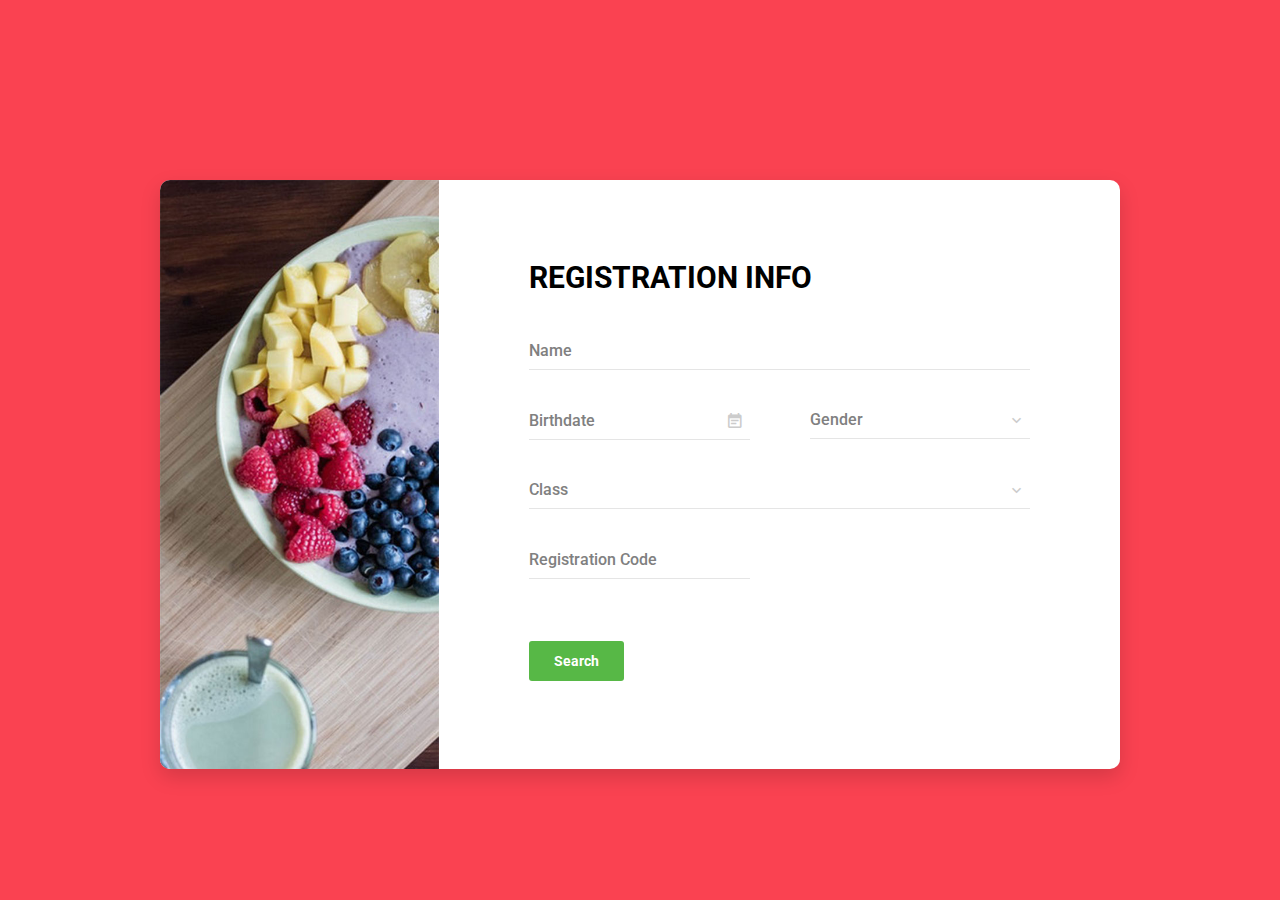
<file: EvGurmesiMVC/colorlib-regform-2/index.html>
<!DOCTYPE html>
<html lang="en">

<head>
    <!-- Required meta tags-->
    <meta charset="UTF-8">
    <meta name="viewport" content="width=device-width, initial-scale=1, shrink-to-fit=no">
    <meta name="description" content="Colorlib Templates">
    <meta name="author" content="Colorlib">
    <meta name="keywords" content="Colorlib Templates">

    <!-- Title Page-->
    <title>Au Register Forms by Colorlib</title>

    <!-- Icons font CSS-->
    <link href="vendor/mdi-font/css/material-design-iconic-font.min.css" rel="stylesheet" media="all">
    <link href="vendor/font-awesome-4.7/css/font-awesome.min.css" rel="stylesheet" media="all">
    <!-- Font special for pages-->
    <link href="https://fonts.googleapis.com/css?family=Roboto:100,100i,300,300i,400,400i,500,500i,700,700i,900,900i" rel="stylesheet">

    <!-- Vendor CSS-->
    <link href="vendor/select2/select2.min.css" rel="stylesheet" media="all">
    <link href="vendor/datepicker/daterangepicker.css" rel="stylesheet" media="all">

    <!-- Main CSS-->
    <link href="css/main.css" rel="stylesheet" media="all">
</head>

<body>
    <div class="page-wrapper bg-red p-t-180 p-b-100 font-robo">
        <div class="wrapper wrapper--w960">
            <div class="card card-2">
                <div class="card-heading"></div>
                <div class="card-body">
                    <h2 class="title">Registration Info</h2>
                    <form method="POST">
                        <div class="input-group">
                            <input class="input--style-2" type="text" placeholder="Name" name="name">
                        </div>
                        <div class="row row-space">
                            <div class="col-2">
                                <div class="input-group">
                                    <input class="input--style-2 js-datepicker" type="text" placeholder="Birthdate" name="birthday">
                                    <i class="zmdi zmdi-calendar-note input-icon js-btn-calendar"></i>
                                </div>
                            </div>
                            <div class="col-2">
                                <div class="input-group">
                                    <div class="rs-select2 js-select-simple select--no-search">
                                        <select name="gender">
                                            <option disabled="disabled" selected="selected">Gender</option>
                                            <option>Male</option>
                                            <option>Female</option>
                                            <option>Other</option>
                                        </select>
                                        <div class="select-dropdown"></div>
                                    </div>
                                </div>
                            </div>
                        </div>
                        <div class="input-group">
                            <div class="rs-select2 js-select-simple select--no-search">
                                <select name="class">
                                    <option disabled="disabled" selected="selected">Class</option>
                                    <option>Class 1</option>
                                    <option>Class 2</option>
                                    <option>Class 3</option>
                                </select>
                                <div class="select-dropdown"></div>
                            </div>
                        </div>
                        <div class="row row-space">
                            <div class="col-2">
                                <div class="input-group">
                                    <input class="input--style-2" type="text" placeholder="Registration Code" name="res_code">
                                </div>
                            </div>
                        </div>
                        <div class="p-t-30">
                            <button class="btn btn--radius btn--green" type="submit">Search</button>
                        </div>
                    </form>
                </div>
            </div>
        </div>
    </div>

    <!-- Jquery JS-->
    <script src="vendor/jquery/jquery.min.js"></script>
    <!-- Vendor JS-->
    <script src="vendor/select2/select2.min.js"></script>
    <script src="vendor/datepicker/moment.min.js"></script>
    <script src="vendor/datepicker/daterangepicker.js"></script>

    <!-- Main JS-->
    <script src="js/global.js"></script>

</body><!-- This templates was made by Colorlib (https://colorlib.com) -->

</html>
<!-- end document-->
</file>
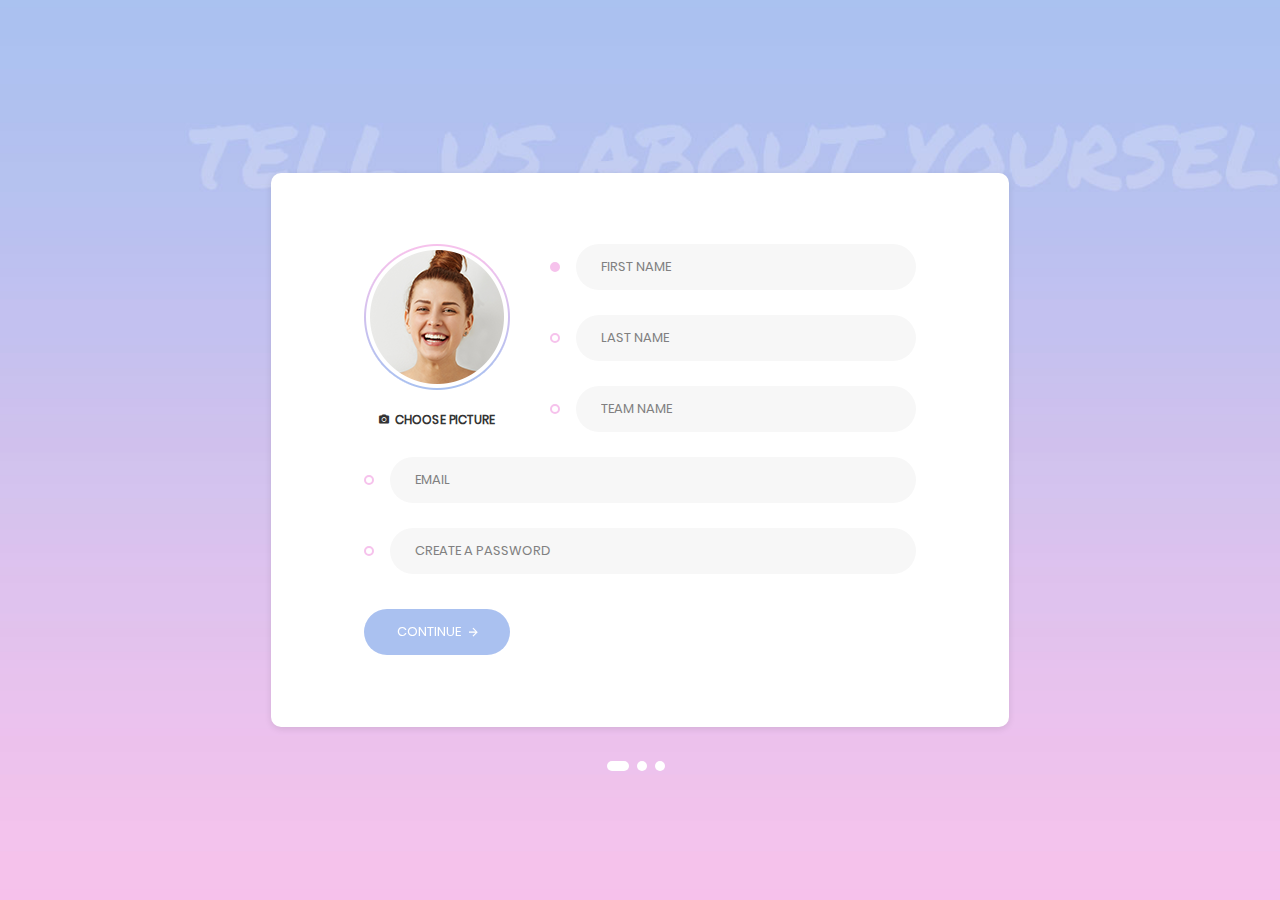
<file: EvGurmesiMVC/colorlib-wizard-6/index.html>
<!DOCTYPE html>
<html>
	<head>
		<meta charset="utf-8">
		<title>FormWizard_v6</title>
		<meta name="viewport" content="width=device-width, initial-scale=1.0">
		<meta name="author" content="colorlib.com">

		<!-- MATERIAL DESIGN ICONIC FONT -->
		<link rel="stylesheet" href="fonts/material-design-iconic-font/css/material-design-iconic-font.css">

		<!-- STYLE CSS -->
		<link rel="stylesheet" href="css/style.css">
	</head>
	<body>
		<div class="wrapper">
            <form action="">
            	<div id="wizard">
            		<!-- SECTION 1 -->
	                <h4></h4>
	                <section>
	                	<div class="form-header">
	                		<div class="avartar">
								<a href="#">
									<img src="images/avartar.png" alt="">
								</a>
								<div class="avartar-picker">
									<input type="file" name="file-1[]" id="file-1" class="inputfile" data-multiple-caption="{count} files selected" multiple />
									<label for="file-1">
										<i class="zmdi zmdi-camera"></i>
										<span>Choose Picture</span>
									</label>
								</div>
							</div>
							<div class="form-group">
								<div class="form-holder active">
									<input type="text" placeholder="First Name" class="form-control">
								</div>
								<div class="form-holder">
									<input type="text" placeholder="Last Name" class="form-control">
								</div>
								<div class="form-holder">
									<input type="text" placeholder="Team Name" class="form-control">
								</div>
							</div>
	                	</div>
	                	<div class="form-holder">
							<input type="text" placeholder="Email" class="form-control">
						</div>
						<div class="form-holder">
							<input type="password" placeholder="Create a password" class="form-control">
						</div>
	                </section>
	                
					<!-- SECTION 2 -->
	                <h4></h4>
	                <section>
                		<div class="grid">
                			<div class="row">
                				<a href="#" class="grid-item" style="background-image: url(images/programming-bg.jpg);">
	                				<div class="inner">
	                					<img src="images/programming.png" alt="">
	                					<span>Programming</span>
	                				</div>
	                			</a>
	                			<a href="#" class="grid-item" style="background-image: url('images/research-bg.jpg');">
	                				<div class="inner">
	                					<img src="images/research.png" alt="">
	                					<span>Research</span>
	                				</div>
	                				
	                			</a>
	                			<a href="#" class="grid-item" style="background-image: url('images/teacher-bg.jpg');">
	                				<div class="inner">
	                					<img src="images/teacher.png" alt="">
	                					<span>Teacher</span>
	                				</div>
	                				
	                			</a>
                			</div>
                			<div class="row">
                				<a href="#" class="grid-item" style="background-image: url('images/tour-guide-bg.jpg');">
	                				<div class="inner">
	                					<img src="images/tour-guide.png" alt="">
	                					<span>Tour Guide</span>
	                				</div>
	                			</a>
	                			<a href="#" class="grid-item" style="background-image: url('images/business-bg.jpg');">
	                				<div class="inner">
	                					<img src="images/business.png" alt="">
	                					<span>Business</span>
	                				</div>
	                			</a>
	                			<a href="#" class="grid-item" style="background-image: url('images/artist-bg.jpg');">
	                				<div class="inner">
	                					<img src="images/artist.png" alt="">
	                					<span>Artist</span>
	                				</div>
	                			</a>
                			</div>
                		</div>
	                </section>

	                <!-- SECTION 3 -->
	                <h4></h4>
	                <section>
						
	                    <div class="form-row">
	                    	<div class="form-holder">
								<input type="text" placeholder="Street Name" class="form-control">
							</div>
							<div class="form-holder">
								<input type="text" placeholder="Street Number" class="form-control">
							</div>
	                    </div>
	                    <div class="form-row">
	                    	<div class="form-holder">
								<input type="text" placeholder="City" class="form-control">
							</div>
							<div class="form-holder">
								<input type="text" placeholder="Country" class="form-control">
							</div>
	                    </div>
	                </section>
            	</div>
            </form>
		</div>


		<script src="js/jquery-3.3.1.min.js"></script>

		<!-- JQUERY STEP -->
		<script src="js/jquery.steps.js"></script>

		<script src="js/main.js"></script>
<!-- Template created and distributed by Colorlib -->
</body>
</html>
</file>
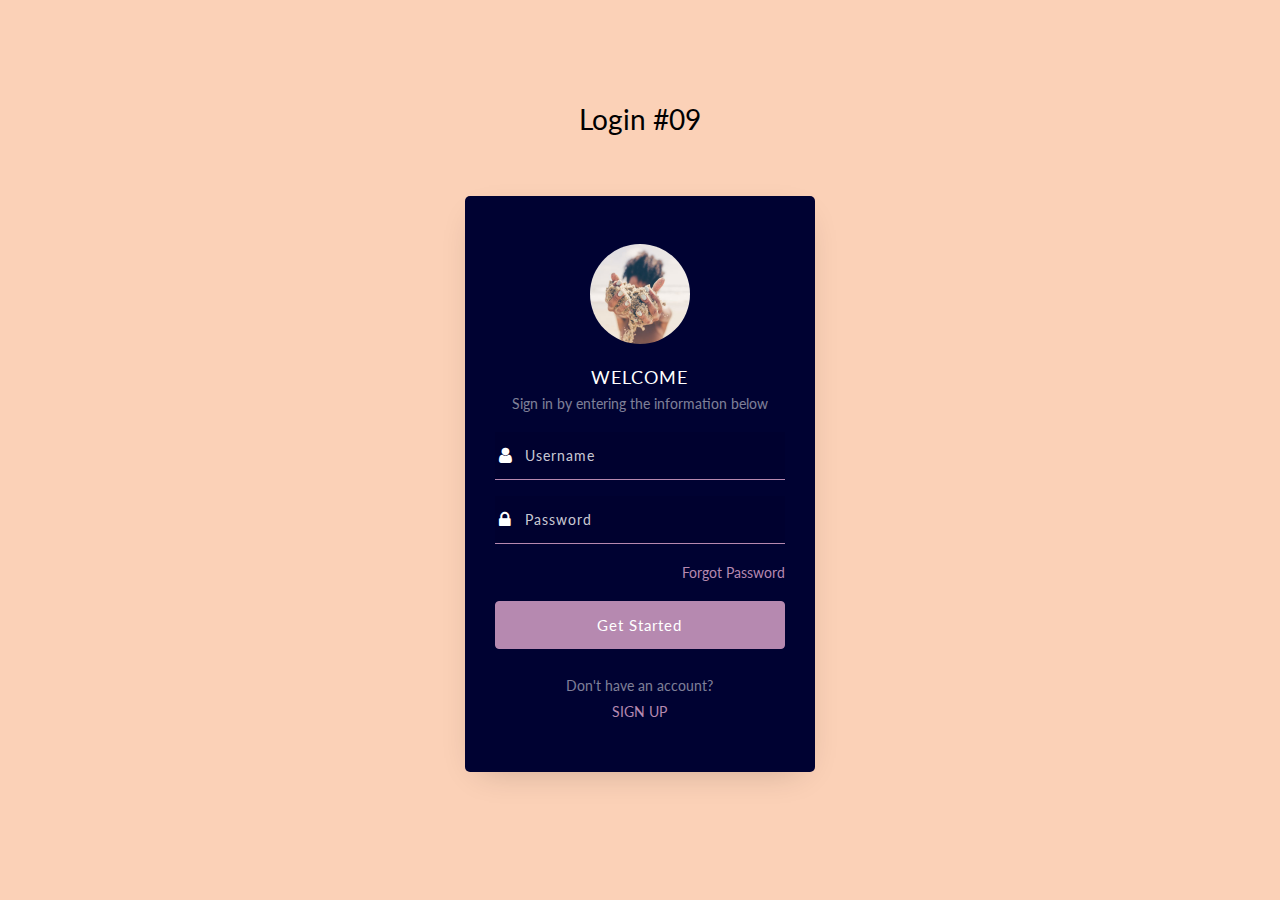
<file: EvGurmesiMVC/login-form-19/index.html>
<!doctype html>
<html lang="en">
  <head>
  	<title>Login 09</title>
    <meta charset="utf-8">
    <meta name="viewport" content="width=device-width, initial-scale=1, shrink-to-fit=no">

	<link href="https://fonts.googleapis.com/css?family=Lato:300,400,700&display=swap" rel="stylesheet">

	<link rel="stylesheet" href="https://stackpath.bootstrapcdn.com/font-awesome/4.7.0/css/font-awesome.min.css">
	
	<link rel="stylesheet" href="css/style.css">

	</head>
	<body>
	<section class="ftco-section">
		<div class="container">
			<div class="row justify-content-center">
				<div class="col-md-6 text-center mb-5">
					<h2 class="heading-section">Login #09</h2>
				</div>
			</div>
			<div class="row justify-content-center">
				<div class="col-md-6 col-lg-4">
					<div class="login-wrap py-5">
		      	<div class="img d-flex align-items-center justify-content-center" style="background-image: url(images/bg.jpg);"></div>
		      	<h3 class="text-center mb-0">Welcome</h3>
		      	<p class="text-center">Sign in by entering the information below</p>
						<form action="#" class="login-form">
		      		<div class="form-group">
		      			<div class="icon d-flex align-items-center justify-content-center"><span class="fa fa-user"></span></div>
		      			<input type="text" class="form-control" placeholder="Username" required>
		      		</div>
	            <div class="form-group">
	            	<div class="icon d-flex align-items-center justify-content-center"><span class="fa fa-lock"></span></div>
	              <input type="password" class="form-control" placeholder="Password" required>
	            </div>
	            <div class="form-group d-md-flex">
								<div class="w-100 text-md-right">
									<a href="#">Forgot Password</a>
								</div>
	            </div>
	            <div class="form-group">
	            	<button type="submit" class="btn form-control btn-primary rounded submit px-3">Get Started</button>
	            </div>
	          </form>
	          <div class="w-100 text-center mt-4 text">
	          	<p class="mb-0">Don't have an account?</p>
		          <a href="#">Sign Up</a>
	          </div>
	        </div>
				</div>
			</div>
		</div>
	</section>

	<script src="js/jquery.min.js"></script>
  <script src="js/popper.js"></script>
  <script src="js/bootstrap.min.js"></script>
  <script src="js/main.js"></script>

	</body>
</html>
</file>
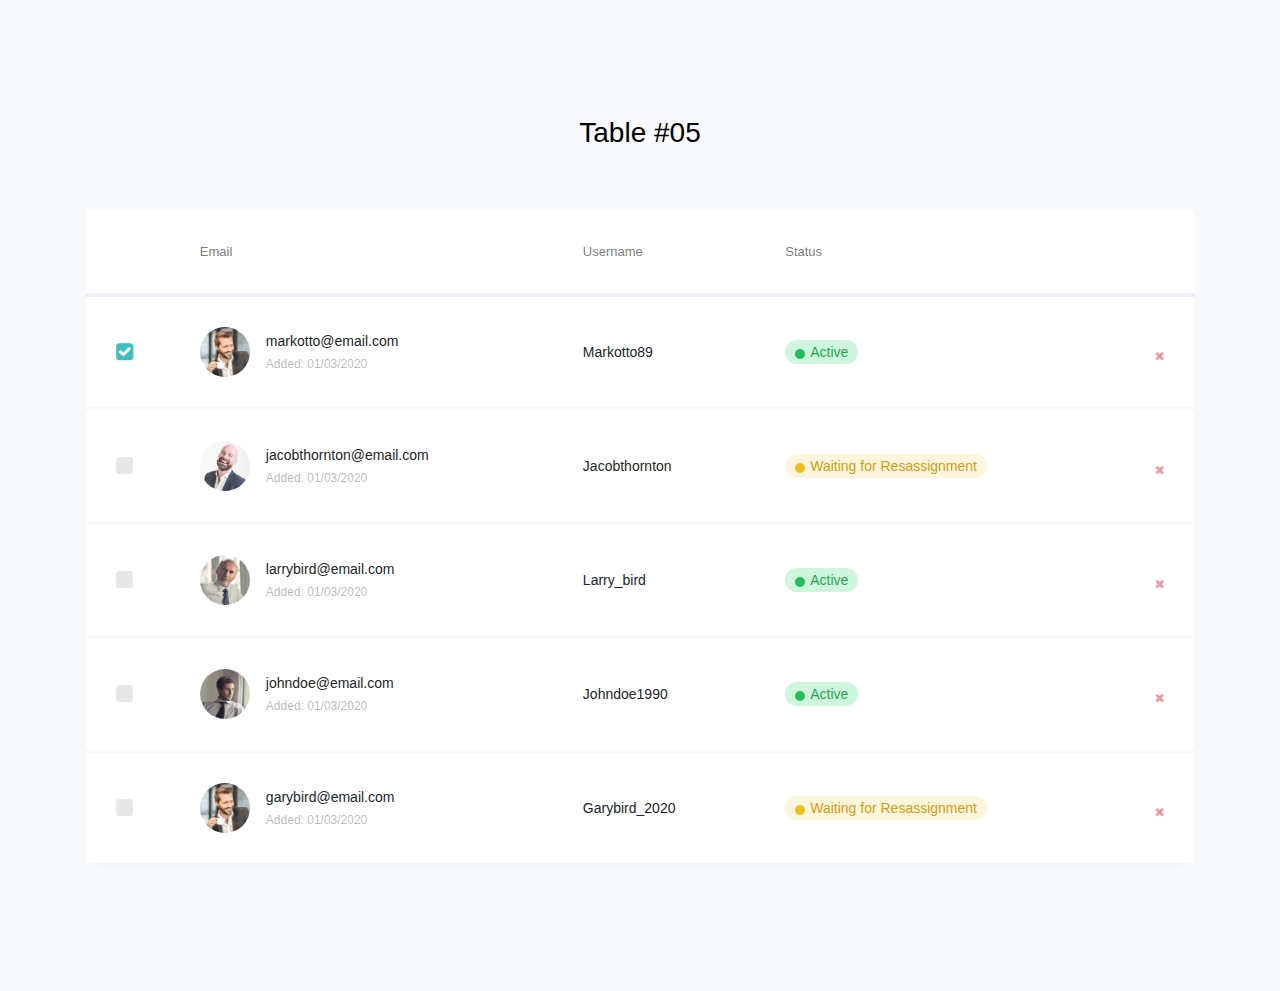
<file: EvGurmesiMVC/table-05/index.html>
<!doctype html>
<html lang="en">
  <head>
  	<title>Table 05</title>
    <meta charset="utf-8">
    <meta name="viewport" content="width=device-width, initial-scale=1, shrink-to-fit=no">

	<link href='https://fonts.googleapis.com/css?family=Roboto:400,100,300,700' rel='stylesheet' type='text/css'>

	<link rel="stylesheet" href="https://stackpath.bootstrapcdn.com/font-awesome/4.7.0/css/font-awesome.min.css">
	
	<link rel="stylesheet" href="css/style.css">

	</head>
	<body>
	<section class="ftco-section">
		<div class="container">
			<div class="row justify-content-center">
				<div class="col-md-6 text-center mb-5">
					<h2 class="heading-section">Table #05</h2>
				</div>
			</div>
			<div class="row">
				<div class="col-md-12">
					<div class="table-wrap">
						<table class="table table-responsive-xl">
						  <thead>
						    <tr>
						    	<th>&nbsp;</th>
						    	<th>Email</th>
						      <th>Username</th>
						      <th>Status</th>
						      <th>&nbsp;</th>
						    </tr>
						  </thead>
						  <tbody>
						    <tr class="alert" role="alert">
						    	<td>
						    		<label class="checkbox-wrap checkbox-primary">
										  <input type="checkbox" checked>
										  <span class="checkmark"></span>
										</label>
						    	</td>
						      <td class="d-flex align-items-center">
						      	<div class="img" style="background-image: url(images/person_1.jpg);"></div>
						      	<div class="pl-3 email">
						      		<span>markotto@email.com</span>
						      		<span>Added: 01/03/2020</span>
						      	</div>
						      </td>
						      <td>Markotto89</td>
						      <td class="status"><span class="active">Active</span></td>
						      <td>
						      	<button type="button" class="close" data-dismiss="alert" aria-label="Close">
				            	<span aria-hidden="true"><i class="fa fa-close"></i></span>
				          	</button>
				        	</td>
						    </tr>
						    <tr class="alert" role="alert">
						    	<td>
						    		<label class="checkbox-wrap checkbox-primary">
										  <input type="checkbox">
										  <span class="checkmark"></span>
										</label>
						    	</td>
						      <td class="d-flex align-items-center">
						      	<div class="img" style="background-image: url(images/person_2.jpg);"></div>
						      	<div class="pl-3 email">
						      		<span>jacobthornton@email.com</span>
						      		<span>Added: 01/03/2020</span>
						      	</div>
						      </td>
						      <td>Jacobthornton</td>
						      <td class="status"><span class="waiting">Waiting for Resassignment</span></td>
						      <td>
						      	<button type="button" class="close" data-dismiss="alert" aria-label="Close">
				            	<span aria-hidden="true"><i class="fa fa-close"></i></span>
				          	</button>
				        	</td>
						    </tr>
						    <tr class="alert" role="alert">
						    	<td>
						    		<label class="checkbox-wrap checkbox-primary">
										  <input type="checkbox">
										  <span class="checkmark"></span>
										</label>
						    	</td>
						      <td class="d-flex align-items-center">
						      	<div class="img" style="background-image: url(images/person_3.jpg);"></div>
						      	<div class="pl-3 email">
						      		<span>larrybird@email.com</span>
						      		<span>Added: 01/03/2020</span>
						      	</div>
						      </td>
						      <td>Larry_bird</td>
						      <td class="status"><span class="active">Active</span></td>
						      <td>
						      	<button type="button" class="close" data-dismiss="alert" aria-label="Close">
				            	<span aria-hidden="true"><i class="fa fa-close"></i></span>
				          	</button>
				        	</td>
						    </tr>
						    <tr class="alert" role="alert">
						    	<td>
						    		<label class="checkbox-wrap checkbox-primary">
										  <input type="checkbox">
										  <span class="checkmark"></span>
										</label>
						    	</td>
						      <td class="d-flex align-items-center">
						      	<div class="img" style="background-image: url(images/person_4.jpg);"></div>
						      	<div class="pl-3 email">
						      		<span>johndoe@email.com</span>
						      		<span>Added: 01/03/2020</span>
						      	</div>
						      </td>
						      <td>Johndoe1990</td>
						      <td class="status"><span class="active">Active</span></td>
						      <td>
						      	<button type="button" class="close" data-dismiss="alert" aria-label="Close">
				            	<span aria-hidden="true"><i class="fa fa-close"></i></span>
				          	</button>
				        	</td>
						    </tr>
						    <tr class="alert" role="alert">
						    	<td class="border-bottom-0">
						    		<label class="checkbox-wrap checkbox-primary">
										  <input type="checkbox">
										  <span class="checkmark"></span>
										</label>
						    	</td>
						      <td class="d-flex align-items-center border-bottom-0">
						      	<div class="img" style="background-image: url(images/person_1.jpg);"></div>
						      	<div class="pl-3 email">
						      		<span>garybird@email.com</span>
						      		<span>Added: 01/03/2020</span>
						      	</div>
						      </td>
						      <td class="border-bottom-0">Garybird_2020</td>
						      <td class="status border-bottom-0"><span class="waiting">Waiting for Resassignment</span></td>
						      <td class="border-bottom-0">
						      	<button type="button" class="close" data-dismiss="alert" aria-label="Close">
				            	<span aria-hidden="true"><i class="fa fa-close"></i></span>
				          	</button>
				        	</td>
						    </tr>
						  </tbody>
						</table>
					</div>
				</div>
			</div>
		</div>
	</section>

	<script src="js/jquery.min.js"></script>
  <script src="js/popper.js"></script>
  <script src="js/bootstrap.min.js"></script>
  <script src="js/main.js"></script>

	</body>
</html>
</file>
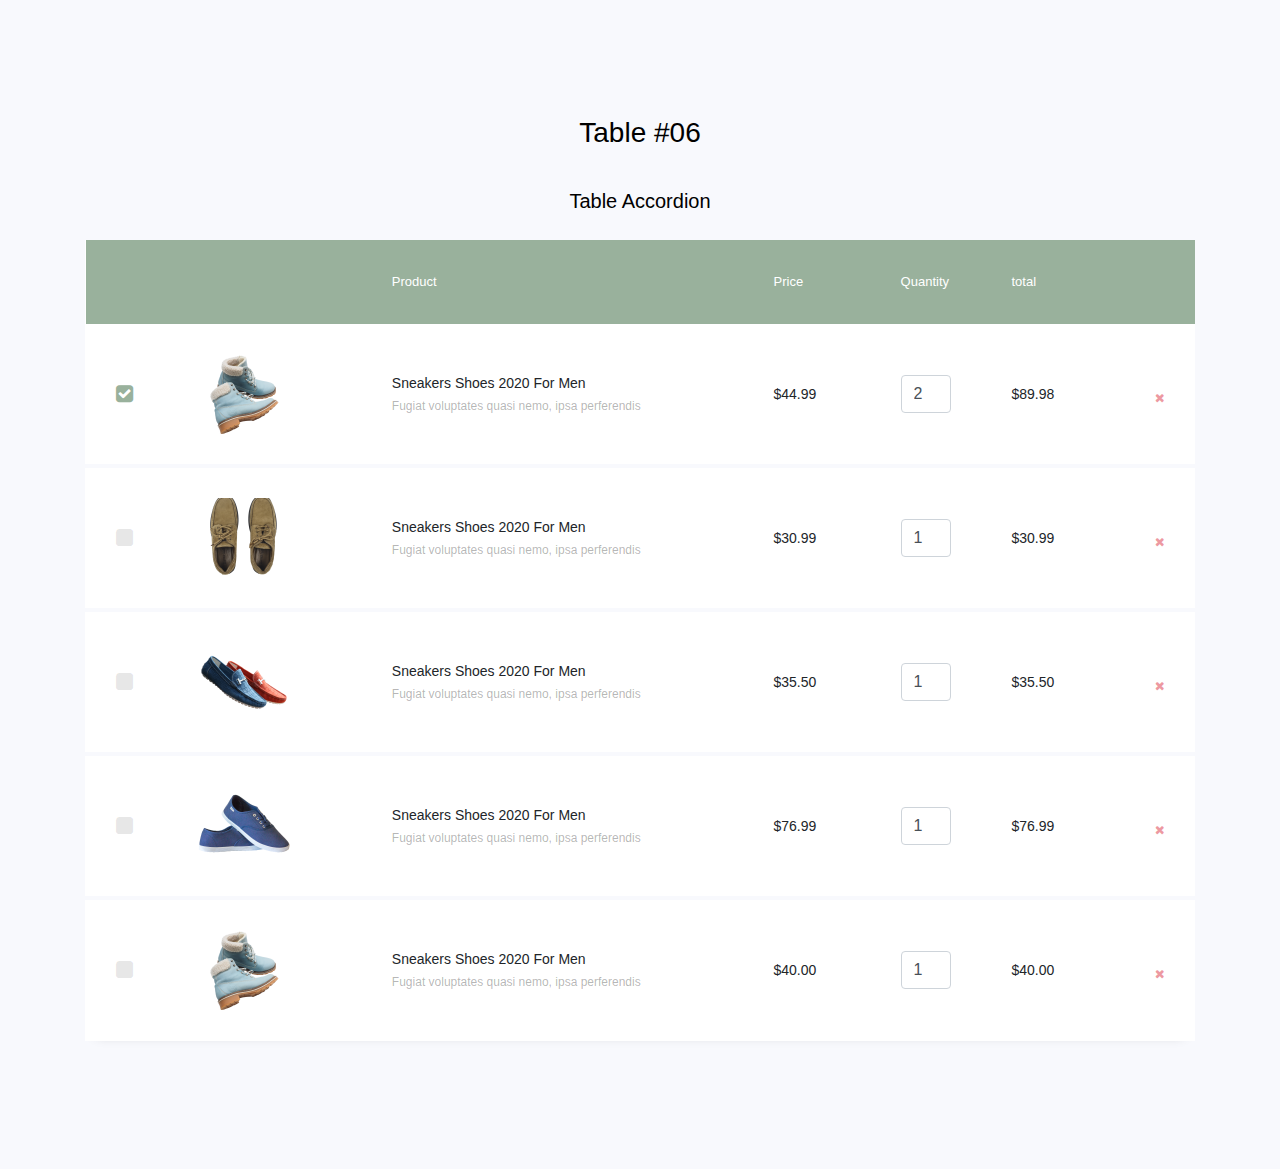
<file: EvGurmesiMVC/table-06/index.html>
<!doctype html>
<html lang="en">
  <head>
  	<title>Table 06</title>
    <meta charset="utf-8">
    <meta name="viewport" content="width=device-width, initial-scale=1, shrink-to-fit=no">

	<link href='https://fonts.googleapis.com/css?family=Roboto:400,100,300,700' rel='stylesheet' type='text/css'>

	<link rel="stylesheet" href="https://stackpath.bootstrapcdn.com/font-awesome/4.7.0/css/font-awesome.min.css">
	
	<link rel="stylesheet" href="css/style.css">

	</head>
	<body>
	<section class="ftco-section">
		<div class="container">
			<div class="row justify-content-center">
				<div class="col-md-6 text-center mb-4">
					<h2 class="heading-section">Table #06</h2>
				</div>
			</div>
			<div class="row">
				<div class="col-md-12">
					<h3 class="h5 mb-4 text-center">Table Accordion</h3>
					<div class="table-wrap">
						<table class="table">
						  <thead class="thead-primary">
						    <tr>
						    	<th>&nbsp;</th>
						    	<th>&nbsp;</th>
						    	<th>Product</th>
						      <th>Price</th>
						      <th>Quantity</th>
						      <th>total</th>
						      <th>&nbsp;</th>
						    </tr>
						  </thead>
						  <tbody>
						    <tr class="alert" role="alert">
						    	<td>
						    		<label class="checkbox-wrap checkbox-primary">
										  <input type="checkbox" checked>
										  <span class="checkmark"></span>
										</label>
						    	</td>
						    	<td>
						    		<div class="img" style="background-image: url(images/product-1.png);"></div>
						    	</td>
						      <td>
						      	<div class="email">
						      		<span>Sneakers Shoes 2020 For Men </span>
						      		<span>Fugiat voluptates quasi nemo, ipsa perferendis</span>
						      	</div>
						      </td>
						      <td>$44.99</td>
						      <td class="quantity">
					        	<div class="input-group">
				             	<input type="text" name="quantity" class="quantity form-control input-number" value="2" min="1" max="100">
				          	</div>
				          </td>
				          <td>$89.98</td>
						      <td>
						      	<button type="button" class="close" data-dismiss="alert" aria-label="Close">
				            	<span aria-hidden="true"><i class="fa fa-close"></i></span>
				          	</button>
				        	</td>
						    </tr>

						    <tr class="alert" role="alert">
						    	<td>
						    		<label class="checkbox-wrap checkbox-primary">
										  <input type="checkbox">
										  <span class="checkmark"></span>
										</label>
						    	</td>
						    	<td>
						    		<div class="img" style="background-image: url(images/product-2.png);"></div>
						    	</td>
						      <td>
						      	<div class="email">
						      		<span>Sneakers Shoes 2020 For Men </span>
						      		<span>Fugiat voluptates quasi nemo, ipsa perferendis</span>
						      	</div>
						      </td>
						      <td>$30.99</td>
						      <td class="quantity">
					        	<div class="input-group">
				             	<input type="text" name="quantity" class="quantity form-control input-number" value="1" min="1" max="100">
				          	</div>
				          </td>
				          <td>$30.99</td>
						      <td>
						      	<button type="button" class="close" data-dismiss="alert" aria-label="Close">
				            	<span aria-hidden="true"><i class="fa fa-close"></i></span>
				          	</button>
				        	</td>
						    </tr>

						    <tr class="alert" role="alert">
						    	<td>
						    		<label class="checkbox-wrap checkbox-primary">
										  <input type="checkbox">
										  <span class="checkmark"></span>
										</label>
						    	</td>
						    	<td>
						    		<div class="img" style="background-image: url(images/product-3.png);"></div>
						    	</td>
						      <td>
						      	<div class="email">
						      		<span>Sneakers Shoes 2020 For Men </span>
						      		<span>Fugiat voluptates quasi nemo, ipsa perferendis</span>
						      	</div>
						      </td>
						      <td>$35.50</td>
						      <td class="quantity">
					        	<div class="input-group">
				             	<input type="text" name="quantity" class="quantity form-control input-number" value="1" min="1" max="100">
				          	</div>
				          </td>
				          <td>$35.50</td>
						      <td>
						      	<button type="button" class="close" data-dismiss="alert" aria-label="Close">
				            	<span aria-hidden="true"><i class="fa fa-close"></i></span>
				          	</button>
				        	</td>
						    </tr>

						    <tr class="alert" role="alert">
						    	<td>
						    		<label class="checkbox-wrap checkbox-primary">
										  <input type="checkbox">
										  <span class="checkmark"></span>
										</label>
						    	</td>
						    	<td>
						    		<div class="img" style="background-image: url(images/product-4.png);"></div>
						    	</td>
						      <td>
						      	<div class="email">
						      		<span>Sneakers Shoes 2020 For Men </span>
						      		<span>Fugiat voluptates quasi nemo, ipsa perferendis</span>
						      	</div>
						      </td>
						      <td>$76.99</td>
						      <td class="quantity">
					        	<div class="input-group">
				             	<input type="text" name="quantity" class="quantity form-control input-number" value="1" min="1" max="100">
				          	</div>
				          </td>
				          <td>$76.99</td>
						      <td>
						      	<button type="button" class="close" data-dismiss="alert" aria-label="Close">
				            	<span aria-hidden="true"><i class="fa fa-close"></i></span>
				          	</button>
				        	</td>
						    </tr>

						    <tr class="alert" role="alert">
						    	<td class="border-bottom-0">
						    		<label class="checkbox-wrap checkbox-primary">
										  <input type="checkbox">
										  <span class="checkmark"></span>
										</label>
						    	</td>
						    	<td class="border-bottom-0">
						    		<div class="img" style="background-image: url(images/product-1.png);"></div>
						    	</td>
						      <td class="border-bottom-0">
						      	<div class="email">
						      		<span>Sneakers Shoes 2020 For Men </span>
						      		<span>Fugiat voluptates quasi nemo, ipsa perferendis</span>
						      	</div>
						      </td>
						      <td class="border-bottom-0">$40.00</td>
						      <td class="quantity border-bottom-0">
					        	<div class="input-group">
				             	<input type="text" name="quantity" class="quantity form-control input-number" value="1" min="1" max="100">
				          	</div>
				          </td>
				          <td class="border-bottom-0">$40.00</td>
						      <td class="border-bottom-0">
						      	<button type="button" class="close" data-dismiss="alert" aria-label="Close">
				            	<span aria-hidden="true"><i class="fa fa-close"></i></span>
				          	</button>
				        	</td>
						    </tr>
						  </tbody>
						</table>
					</div>
				</div>
			</div>
		</div>
	</section>

	<script src="js/jquery.min.js"></script>
  <script src="js/popper.js"></script>
  <script src="js/bootstrap.min.js"></script>
  <script src="js/main.js"></script>

	</body>
</html>
</file>
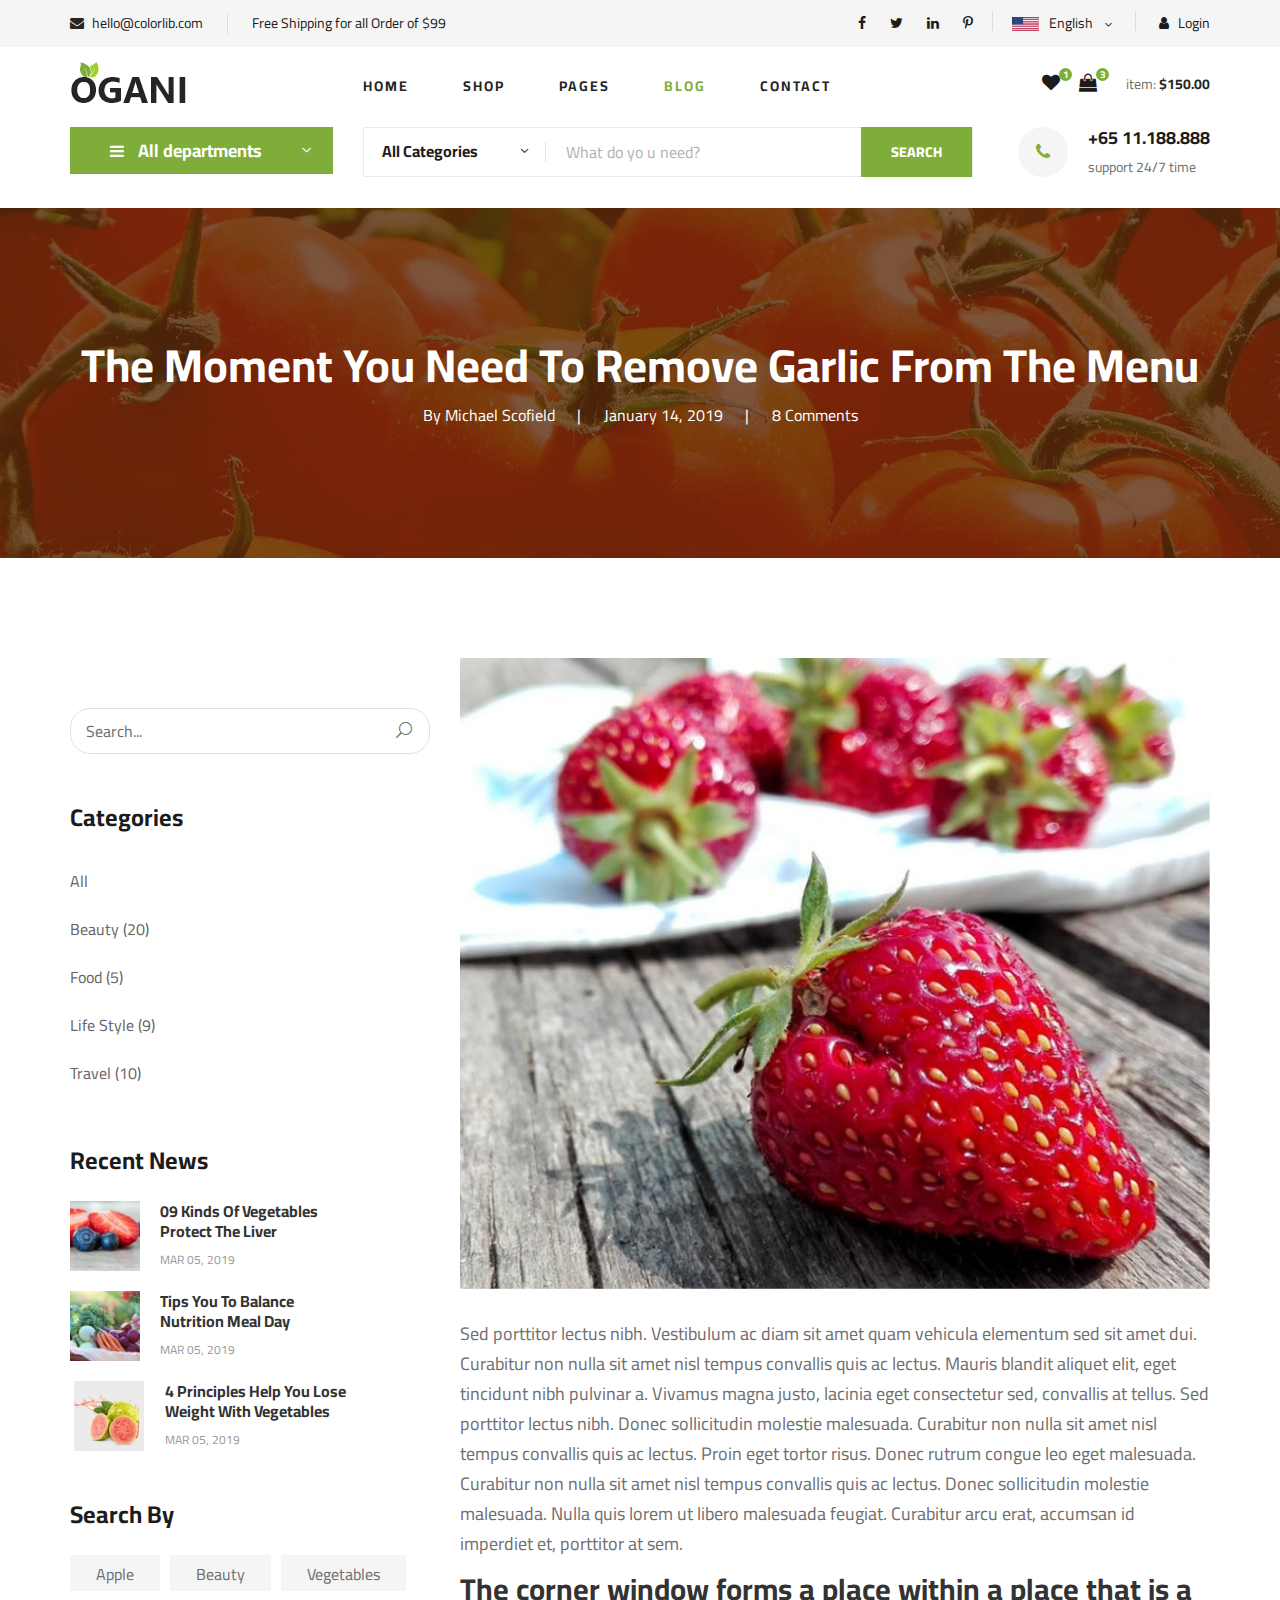
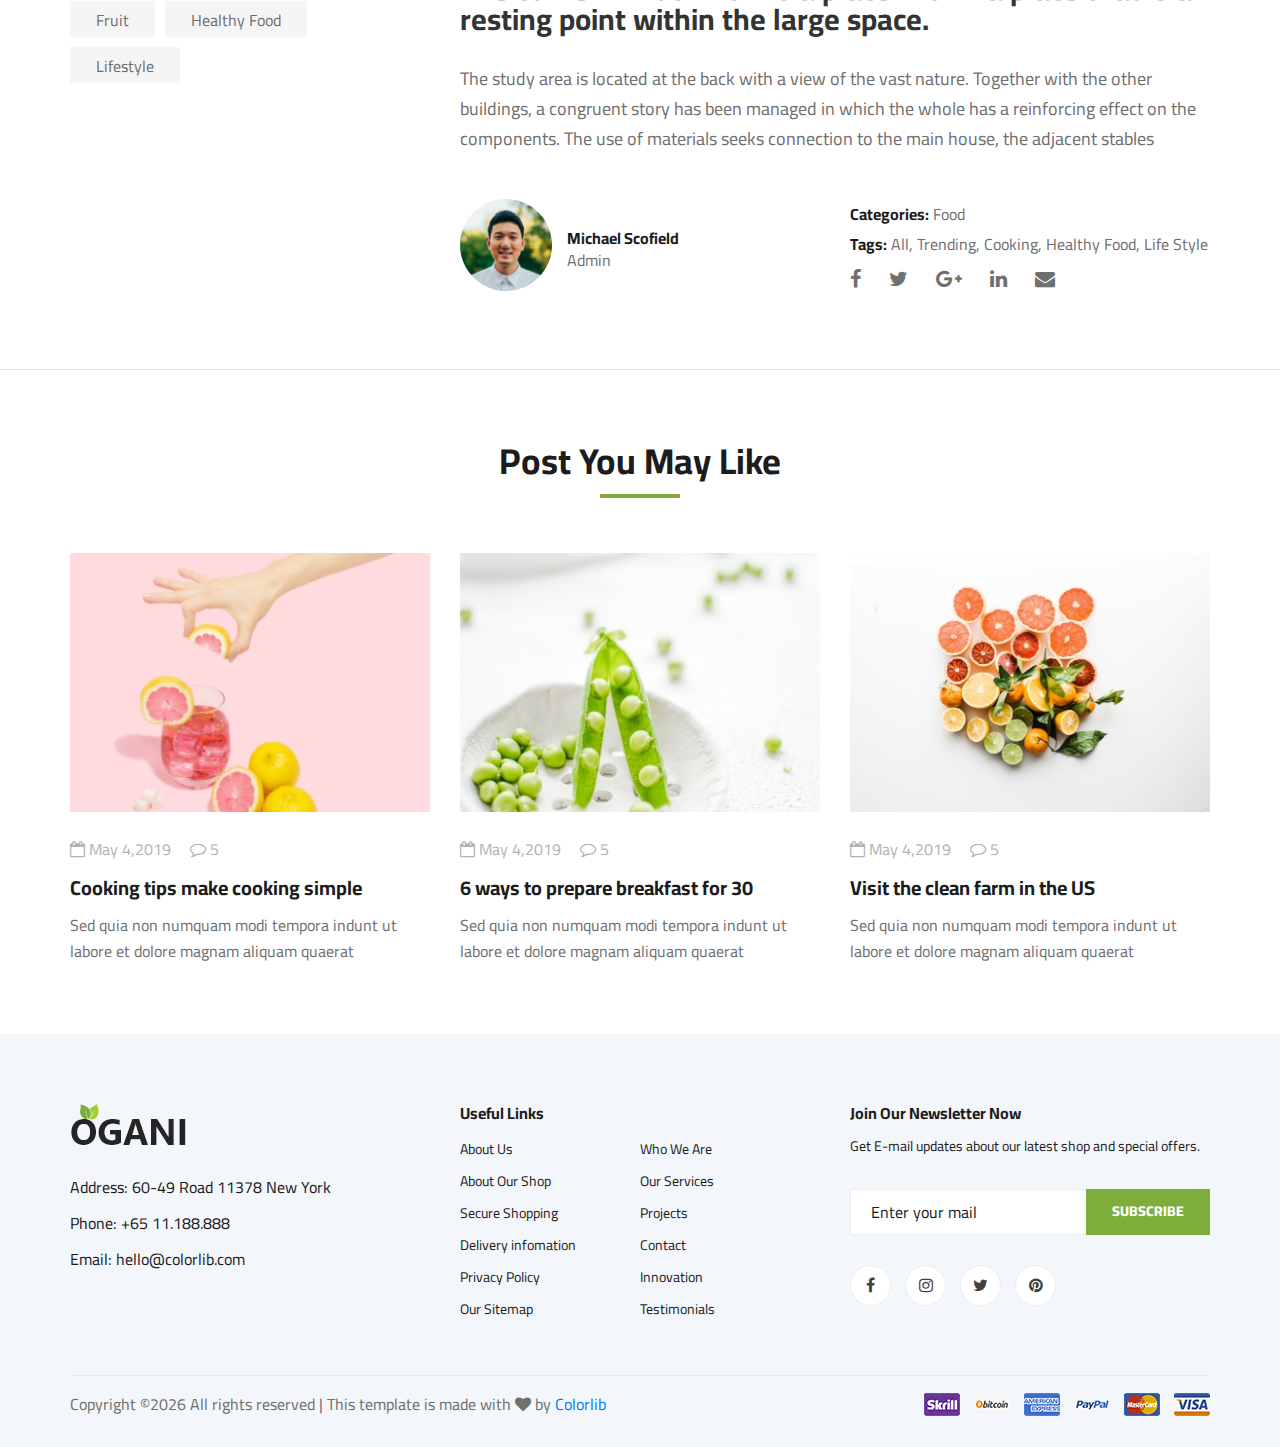
<file: EvGurmesiMVC/ogani-master/blog-details.html>
<!DOCTYPE html>
<html lang="zxx">

<head>
    <meta charset="UTF-8">
    <meta name="description" content="Ogani Template">
    <meta name="keywords" content="Ogani, unica, creative, html">
    <meta name="viewport" content="width=device-width, initial-scale=1.0">
    <meta http-equiv="X-UA-Compatible" content="ie=edge">
    <title>Ogani | Template</title>

    <!-- Google Font -->
    <link href="https://fonts.googleapis.com/css2?family=Cairo:wght@200;300;400;600;900&display=swap" rel="stylesheet">

    <!-- Css Styles -->
    <link rel="stylesheet" href="css/bootstrap.min.css" type="text/css">
    <link rel="stylesheet" href="css/font-awesome.min.css" type="text/css">
    <link rel="stylesheet" href="css/elegant-icons.css" type="text/css">
    <link rel="stylesheet" href="css/nice-select.css" type="text/css">
    <link rel="stylesheet" href="css/jquery-ui.min.css" type="text/css">
    <link rel="stylesheet" href="css/owl.carousel.min.css" type="text/css">
    <link rel="stylesheet" href="css/slicknav.min.css" type="text/css">
    <link rel="stylesheet" href="css/style.css" type="text/css">
</head>

<body>
    <!-- Page Preloder -->
    <div id="preloder">
        <div class="loader"></div>
    </div>

    <!-- Humberger Begin -->
    <div class="humberger__menu__overlay"></div>
    <div class="humberger__menu__wrapper">
        <div class="humberger__menu__logo">
            <a href="#"><img src="img/logo.png" alt=""></a>
        </div>
        <div class="humberger__menu__cart">
            <ul>
                <li><a href="#"><i class="fa fa-heart"></i> <span>1</span></a></li>
                <li><a href="#"><i class="fa fa-shopping-bag"></i> <span>3</span></a></li>
            </ul>
            <div class="header__cart__price">item: <span>$150.00</span></div>
        </div>
        <div class="humberger__menu__widget">
            <div class="header__top__right__language">
                <img src="img/language.png" alt="">
                <div>English</div>
                <span class="arrow_carrot-down"></span>
                <ul>
                    <li><a href="#">Spanis</a></li>
                    <li><a href="#">English</a></li>
                </ul>
            </div>
            <div class="header__top__right__auth">
                <a href="#"><i class="fa fa-user"></i> Login</a>
            </div>
        </div>
        <nav class="humberger__menu__nav mobile-menu">
            <ul>
                <li class="active"><a href="./index.html">Home</a></li>
                <li><a href="./shop-grid.html">Shop</a></li>
                <li><a href="#">Pages</a>
                    <ul class="header__menu__dropdown">
                        <li><a href="./shop-details.html">Shop Details</a></li>
                        <li><a href="./shoping-cart.html">Shoping Cart</a></li>
                        <li><a href="./checkout.html">Check Out</a></li>
                        <li><a href="./blog-details.html">Blog Details</a></li>
                    </ul>
                </li>
                <li><a href="./blog.html">Blog</a></li>
                <li><a href="./contact.html">Contact</a></li>
            </ul>
        </nav>
        <div id="mobile-menu-wrap"></div>
        <div class="header__top__right__social">
            <a href="#"><i class="fa fa-facebook"></i></a>
            <a href="#"><i class="fa fa-twitter"></i></a>
            <a href="#"><i class="fa fa-linkedin"></i></a>
            <a href="#"><i class="fa fa-pinterest-p"></i></a>
        </div>
        <div class="humberger__menu__contact">
            <ul>
                <li><i class="fa fa-envelope"></i> hello@colorlib.com</li>
                <li>Free Shipping for all Order of $99</li>
            </ul>
        </div>
    </div>
    <!-- Humberger End -->

    <!-- Header Section Begin -->
    <header class="header">
        <div class="header__top">
            <div class="container">
                <div class="row">
                    <div class="col-lg-6">
                        <div class="header__top__left">
                            <ul>
                                <li><i class="fa fa-envelope"></i> hello@colorlib.com</li>
                                <li>Free Shipping for all Order of $99</li>
                            </ul>
                        </div>
                    </div>
                    <div class="col-lg-6">
                        <div class="header__top__right">
                            <div class="header__top__right__social">
                                <a href="#"><i class="fa fa-facebook"></i></a>
                                <a href="#"><i class="fa fa-twitter"></i></a>
                                <a href="#"><i class="fa fa-linkedin"></i></a>
                                <a href="#"><i class="fa fa-pinterest-p"></i></a>
                            </div>
                            <div class="header__top__right__language">
                                <img src="img/language.png" alt="">
                                <div>English</div>
                                <span class="arrow_carrot-down"></span>
                                <ul>
                                    <li><a href="#">Spanis</a></li>
                                    <li><a href="#">English</a></li>
                                </ul>
                            </div>
                            <div class="header__top__right__auth">
                                <a href="#"><i class="fa fa-user"></i> Login</a>
                            </div>
                        </div>
                    </div>
                </div>
            </div>
        </div>
        <div class="container">
            <div class="row">
                <div class="col-lg-3">
                    <div class="header__logo">
                        <a href="./index.html"><img src="img/logo.png" alt=""></a>
                    </div>
                </div>
                <div class="col-lg-6">
                    <nav class="header__menu">
                        <ul>
                            <li><a href="./index.html">Home</a></li>
                            <li><a href="./shop-grid.html">Shop</a></li>
                            <li><a href="#">Pages</a>
                                <ul class="header__menu__dropdown">
                                    <li><a href="./shop-details.html">Shop Details</a></li>
                                    <li><a href="./shoping-cart.html">Shoping Cart</a></li>
                                    <li><a href="./checkout.html">Check Out</a></li>
                                    <li><a href="./blog-details.html">Blog Details</a></li>
                                </ul>
                            </li>
                            <li class="active"><a href="./blog.html">Blog</a></li>
                            <li><a href="./contact.html">Contact</a></li>
                        </ul>
                    </nav>
                </div>
                <div class="col-lg-3">
                    <div class="header__cart">
                        <ul>
                            <li><a href="#"><i class="fa fa-heart"></i> <span>1</span></a></li>
                            <li><a href="#"><i class="fa fa-shopping-bag"></i> <span>3</span></a></li>
                        </ul>
                        <div class="header__cart__price">item: <span>$150.00</span></div>
                    </div>
                </div>
            </div>
            <div class="humberger__open">
                <i class="fa fa-bars"></i>
            </div>
        </div>
    </header>
    <!-- Header Section End -->

    <!-- Hero Section Begin -->
    <section class="hero hero-normal">
        <div class="container">
            <div class="row">
                <div class="col-lg-3">
                    <div class="hero__categories">
                        <div class="hero__categories__all">
                            <i class="fa fa-bars"></i>
                            <span>All departments</span>
                        </div>
                        <ul>
                            <li><a href="#">Fresh Meat</a></li>
                            <li><a href="#">Vegetables</a></li>
                            <li><a href="#">Fruit & Nut Gifts</a></li>
                            <li><a href="#">Fresh Berries</a></li>
                            <li><a href="#">Ocean Foods</a></li>
                            <li><a href="#">Butter & Eggs</a></li>
                            <li><a href="#">Fastfood</a></li>
                            <li><a href="#">Fresh Onion</a></li>
                            <li><a href="#">Papayaya & Crisps</a></li>
                            <li><a href="#">Oatmeal</a></li>
                            <li><a href="#">Fresh Bananas</a></li>
                        </ul>
                    </div>
                </div>
                <div class="col-lg-9">
                    <div class="hero__search">
                        <div class="hero__search__form">
                            <form action="#">
                                <div class="hero__search__categories">
                                    All Categories
                                    <span class="arrow_carrot-down"></span>
                                </div>
                                <input type="text" placeholder="What do yo u need?">
                                <button type="submit" class="site-btn">SEARCH</button>
                            </form>
                        </div>
                        <div class="hero__search__phone">
                            <div class="hero__search__phone__icon">
                                <i class="fa fa-phone"></i>
                            </div>
                            <div class="hero__search__phone__text">
                                <h5>+65 11.188.888</h5>
                                <span>support 24/7 time</span>
                            </div>
                        </div>
                    </div>
                </div>
            </div>
        </div>
    </section>
    <!-- Hero Section End -->

    <!-- Blog Details Hero Begin -->
    <section class="blog-details-hero set-bg" data-setbg="img/blog/details/details-hero.jpg">
        <div class="container">
            <div class="row">
                <div class="col-lg-12">
                    <div class="blog__details__hero__text">
                        <h2>The Moment You Need To Remove Garlic From The Menu</h2>
                        <ul>
                            <li>By Michael Scofield</li>
                            <li>January 14, 2019</li>
                            <li>8 Comments</li>
                        </ul>
                    </div>
                </div>
            </div>
        </div>
    </section>
    <!-- Blog Details Hero End -->

    <!-- Blog Details Section Begin -->
    <section class="blog-details spad">
        <div class="container">
            <div class="row">
                <div class="col-lg-4 col-md-5 order-md-1 order-2">
                    <div class="blog__sidebar">
                        <div class="blog__sidebar__search">
                            <form action="#">
                                <input type="text" placeholder="Search...">
                                <button type="submit"><span class="icon_search"></span></button>
                            </form>
                        </div>
                        <div class="blog__sidebar__item">
                            <h4>Categories</h4>
                            <ul>
                                <li><a href="#">All</a></li>
                                <li><a href="#">Beauty (20)</a></li>
                                <li><a href="#">Food (5)</a></li>
                                <li><a href="#">Life Style (9)</a></li>
                                <li><a href="#">Travel (10)</a></li>
                            </ul>
                        </div>
                        <div class="blog__sidebar__item">
                            <h4>Recent News</h4>
                            <div class="blog__sidebar__recent">
                                <a href="#" class="blog__sidebar__recent__item">
                                    <div class="blog__sidebar__recent__item__pic">
                                        <img src="img/blog/sidebar/sr-1.jpg" alt="">
                                    </div>
                                    <div class="blog__sidebar__recent__item__text">
                                        <h6>09 Kinds Of Vegetables<br /> Protect The Liver</h6>
                                        <span>MAR 05, 2019</span>
                                    </div>
                                </a>
                                <a href="#" class="blog__sidebar__recent__item">
                                    <div class="blog__sidebar__recent__item__pic">
                                        <img src="img/blog/sidebar/sr-2.jpg" alt="">
                                    </div>
                                    <div class="blog__sidebar__recent__item__text">
                                        <h6>Tips You To Balance<br /> Nutrition Meal Day</h6>
                                        <span>MAR 05, 2019</span>
                                    </div>
                                </a>
                                <a href="#" class="blog__sidebar__recent__item">
                                    <div class="blog__sidebar__recent__item__pic">
                                        <img src="img/blog/sidebar/sr-3.jpg" alt="">
                                    </div>
                                    <div class="blog__sidebar__recent__item__text">
                                        <h6>4 Principles Help You Lose <br />Weight With Vegetables</h6>
                                        <span>MAR 05, 2019</span>
                                    </div>
                                </a>
                            </div>
                        </div>
                        <div class="blog__sidebar__item">
                            <h4>Search By</h4>
                            <div class="blog__sidebar__item__tags">
                                <a href="#">Apple</a>
                                <a href="#">Beauty</a>
                                <a href="#">Vegetables</a>
                                <a href="#">Fruit</a>
                                <a href="#">Healthy Food</a>
                                <a href="#">Lifestyle</a>
                            </div>
                        </div>
                    </div>
                </div>
                <div class="col-lg-8 col-md-7 order-md-1 order-1">
                    <div class="blog__details__text">
                        <img src="img/blog/details/details-pic.jpg" alt="">
                        <p>Sed porttitor lectus nibh. Vestibulum ac diam sit amet quam vehicula elementum sed sit amet
                            dui. Curabitur non nulla sit amet nisl tempus convallis quis ac lectus. Mauris blandit
                            aliquet elit, eget tincidunt nibh pulvinar a. Vivamus magna justo, lacinia eget consectetur
                            sed, convallis at tellus. Sed porttitor lectus nibh. Donec sollicitudin molestie malesuada.
                            Curabitur non nulla sit amet nisl tempus convallis quis ac lectus. Proin eget tortor risus.
                            Donec rutrum congue leo eget malesuada. Curabitur non nulla sit amet nisl tempus convallis
                            quis ac lectus. Donec sollicitudin molestie malesuada. Nulla quis lorem ut libero malesuada
                            feugiat. Curabitur arcu erat, accumsan id imperdiet et, porttitor at sem.</p>
                        <h3>The corner window forms a place within a place that is a resting point within the large
                            space.</h3>
                        <p>The study area is located at the back with a view of the vast nature. Together with the other
                            buildings, a congruent story has been managed in which the whole has a reinforcing effect on
                            the components. The use of materials seeks connection to the main house, the adjacent
                            stables</p>
                    </div>
                    <div class="blog__details__content">
                        <div class="row">
                            <div class="col-lg-6">
                                <div class="blog__details__author">
                                    <div class="blog__details__author__pic">
                                        <img src="img/blog/details/details-author.jpg" alt="">
                                    </div>
                                    <div class="blog__details__author__text">
                                        <h6>Michael Scofield</h6>
                                        <span>Admin</span>
                                    </div>
                                </div>
                            </div>
                            <div class="col-lg-6">
                                <div class="blog__details__widget">
                                    <ul>
                                        <li><span>Categories:</span> Food</li>
                                        <li><span>Tags:</span> All, Trending, Cooking, Healthy Food, Life Style</li>
                                    </ul>
                                    <div class="blog__details__social">
                                        <a href="#"><i class="fa fa-facebook"></i></a>
                                        <a href="#"><i class="fa fa-twitter"></i></a>
                                        <a href="#"><i class="fa fa-google-plus"></i></a>
                                        <a href="#"><i class="fa fa-linkedin"></i></a>
                                        <a href="#"><i class="fa fa-envelope"></i></a>
                                    </div>
                                </div>
                            </div>
                        </div>
                    </div>
                </div>
            </div>
        </div>
    </section>
    <!-- Blog Details Section End -->

    <!-- Related Blog Section Begin -->
    <section class="related-blog spad">
        <div class="container">
            <div class="row">
                <div class="col-lg-12">
                    <div class="section-title related-blog-title">
                        <h2>Post You May Like</h2>
                    </div>
                </div>
            </div>
            <div class="row">
                <div class="col-lg-4 col-md-4 col-sm-6">
                    <div class="blog__item">
                        <div class="blog__item__pic">
                            <img src="img/blog/blog-1.jpg" alt="">
                        </div>
                        <div class="blog__item__text">
                            <ul>
                                <li><i class="fa fa-calendar-o"></i> May 4,2019</li>
                                <li><i class="fa fa-comment-o"></i> 5</li>
                            </ul>
                            <h5><a href="#">Cooking tips make cooking simple</a></h5>
                            <p>Sed quia non numquam modi tempora indunt ut labore et dolore magnam aliquam quaerat </p>
                        </div>
                    </div>
                </div>
                <div class="col-lg-4 col-md-4 col-sm-6">
                    <div class="blog__item">
                        <div class="blog__item__pic">
                            <img src="img/blog/blog-2.jpg" alt="">
                        </div>
                        <div class="blog__item__text">
                            <ul>
                                <li><i class="fa fa-calendar-o"></i> May 4,2019</li>
                                <li><i class="fa fa-comment-o"></i> 5</li>
                            </ul>
                            <h5><a href="#">6 ways to prepare breakfast for 30</a></h5>
                            <p>Sed quia non numquam modi tempora indunt ut labore et dolore magnam aliquam quaerat </p>
                        </div>
                    </div>
                </div>
                <div class="col-lg-4 col-md-4 col-sm-6">
                    <div class="blog__item">
                        <div class="blog__item__pic">
                            <img src="img/blog/blog-3.jpg" alt="">
                        </div>
                        <div class="blog__item__text">
                            <ul>
                                <li><i class="fa fa-calendar-o"></i> May 4,2019</li>
                                <li><i class="fa fa-comment-o"></i> 5</li>
                            </ul>
                            <h5><a href="#">Visit the clean farm in the US</a></h5>
                            <p>Sed quia non numquam modi tempora indunt ut labore et dolore magnam aliquam quaerat </p>
                        </div>
                    </div>
                </div>
            </div>
        </div>
    </section>
    <!-- Related Blog Section End -->

    <!-- Footer Section Begin -->
    <footer class="footer spad">
        <div class="container">
            <div class="row">
                <div class="col-lg-3 col-md-6 col-sm-6">
                    <div class="footer__about">
                        <div class="footer__about__logo">
                            <a href="./index.html"><img src="img/logo.png" alt=""></a>
                        </div>
                        <ul>
                            <li>Address: 60-49 Road 11378 New York</li>
                            <li>Phone: +65 11.188.888</li>
                            <li>Email: hello@colorlib.com</li>
                        </ul>
                    </div>
                </div>
                <div class="col-lg-4 col-md-6 col-sm-6 offset-lg-1">
                    <div class="footer__widget">
                        <h6>Useful Links</h6>
                        <ul>
                            <li><a href="#">About Us</a></li>
                            <li><a href="#">About Our Shop</a></li>
                            <li><a href="#">Secure Shopping</a></li>
                            <li><a href="#">Delivery infomation</a></li>
                            <li><a href="#">Privacy Policy</a></li>
                            <li><a href="#">Our Sitemap</a></li>
                        </ul>
                        <ul>
                            <li><a href="#">Who We Are</a></li>
                            <li><a href="#">Our Services</a></li>
                            <li><a href="#">Projects</a></li>
                            <li><a href="#">Contact</a></li>
                            <li><a href="#">Innovation</a></li>
                            <li><a href="#">Testimonials</a></li>
                        </ul>
                    </div>
                </div>
                <div class="col-lg-4 col-md-12">
                    <div class="footer__widget">
                        <h6>Join Our Newsletter Now</h6>
                        <p>Get E-mail updates about our latest shop and special offers.</p>
                        <form action="#">
                            <input type="text" placeholder="Enter your mail">
                            <button type="submit" class="site-btn">Subscribe</button>
                        </form>
                        <div class="footer__widget__social">
                            <a href="#"><i class="fa fa-facebook"></i></a>
                            <a href="#"><i class="fa fa-instagram"></i></a>
                            <a href="#"><i class="fa fa-twitter"></i></a>
                            <a href="#"><i class="fa fa-pinterest"></i></a>
                        </div>
                    </div>
                </div>
            </div>
            <div class="row">
                <div class="col-lg-12">
                    <div class="footer__copyright">
                        <div class="footer__copyright__text"><p><!-- Link back to Colorlib can't be removed. Template is licensed under CC BY 3.0. -->
  Copyright &copy;<script>document.write(new Date().getFullYear());</script> All rights reserved | This template is made with <i class="fa fa-heart" aria-hidden="true"></i> by <a href="https://colorlib.com" target="_blank">Colorlib</a>
  <!-- Link back to Colorlib can't be removed. Template is licensed under CC BY 3.0. --></p></div>
                        <div class="footer__copyright__payment"><img src="img/payment-item.png" alt=""></div>
                    </div>
                </div>
            </div>
        </div>
    </footer>
    <!-- Footer Section End -->

    <!-- Js Plugins -->
    <script src="js/jquery-3.3.1.min.js"></script>
    <script src="js/bootstrap.min.js"></script>
    <script src="js/jquery.nice-select.min.js"></script>
    <script src="js/jquery-ui.min.js"></script>
    <script src="js/jquery.slicknav.js"></script>
    <script src="js/mixitup.min.js"></script>
    <script src="js/owl.carousel.min.js"></script>
    <script src="js/main.js"></script>



</body>

</html>
</file>
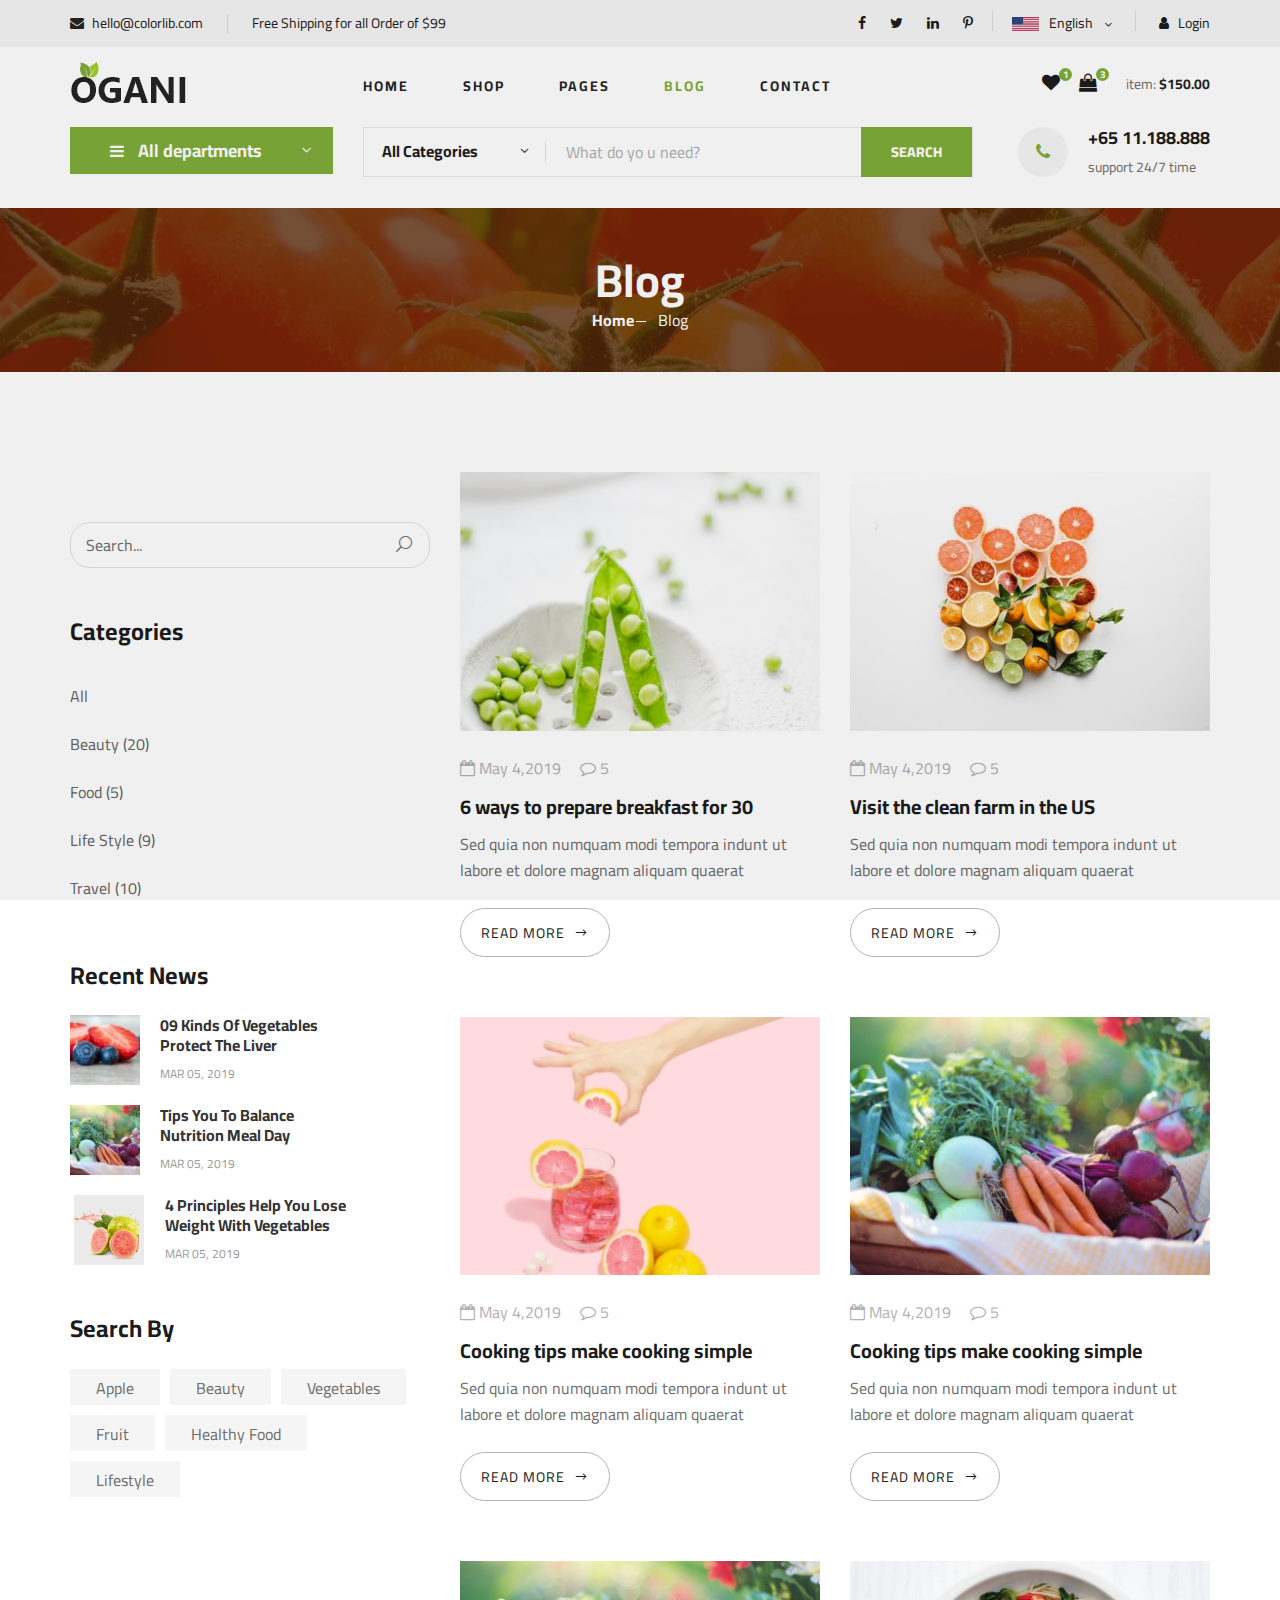
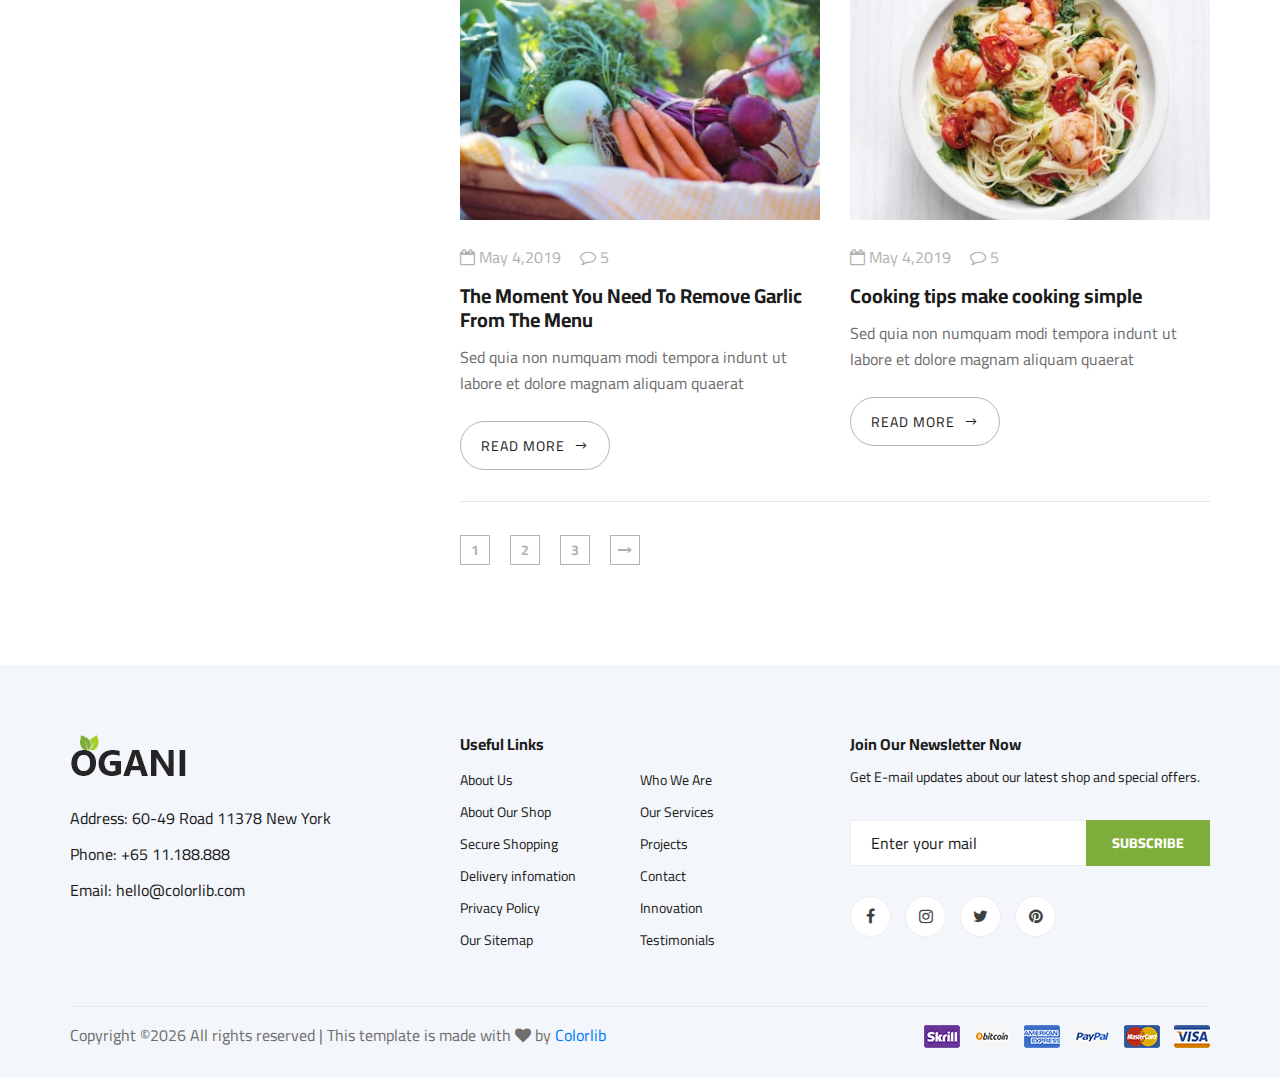
<file: EvGurmesiMVC/ogani-master/blog.html>
<!DOCTYPE html>
<html lang="zxx">

<head>
    <meta charset="UTF-8">
    <meta name="description" content="Ogani Template">
    <meta name="keywords" content="Ogani, unica, creative, html">
    <meta name="viewport" content="width=device-width, initial-scale=1.0">
    <meta http-equiv="X-UA-Compatible" content="ie=edge">
    <title>Ogani | Template</title>

    <!-- Google Font -->
    <link href="https://fonts.googleapis.com/css2?family=Cairo:wght@200;300;400;600;900&display=swap" rel="stylesheet">

    <!-- Css Styles -->
    <link rel="stylesheet" href="css/bootstrap.min.css" type="text/css">
    <link rel="stylesheet" href="css/font-awesome.min.css" type="text/css">
    <link rel="stylesheet" href="css/elegant-icons.css" type="text/css">
    <link rel="stylesheet" href="css/nice-select.css" type="text/css">
    <link rel="stylesheet" href="css/jquery-ui.min.css" type="text/css">
    <link rel="stylesheet" href="css/owl.carousel.min.css" type="text/css">
    <link rel="stylesheet" href="css/slicknav.min.css" type="text/css">
    <link rel="stylesheet" href="css/style.css" type="text/css">
</head>

<body>
    <!-- Page Preloder -->
    <div id="preloder">
        <div class="loader"></div>
    </div>

    <!-- Humberger Begin -->
    <div class="humberger__menu__overlay"></div>
    <div class="humberger__menu__wrapper">
        <div class="humberger__menu__logo">
            <a href="#"><img src="img/logo.png" alt=""></a>
        </div>
        <div class="humberger__menu__cart">
            <ul>
                <li><a href="#"><i class="fa fa-heart"></i> <span>1</span></a></li>
                <li><a href="#"><i class="fa fa-shopping-bag"></i> <span>3</span></a></li>
            </ul>
            <div class="header__cart__price">item: <span>$150.00</span></div>
        </div>
        <div class="humberger__menu__widget">
            <div class="header__top__right__language">
                <img src="img/language.png" alt="">
                <div>English</div>
                <span class="arrow_carrot-down"></span>
                <ul>
                    <li><a href="#">Spanis</a></li>
                    <li><a href="#">English</a></li>
                </ul>
            </div>
            <div class="header__top__right__auth">
                <a href="#"><i class="fa fa-user"></i> Login</a>
            </div>
        </div>
        <nav class="humberger__menu__nav mobile-menu">
            <ul>
                <li class="active"><a href="./index.html">Home</a></li>
                <li><a href="./shop-grid.html">Shop</a></li>
                <li><a href="#">Pages</a>
                    <ul class="header__menu__dropdown">
                        <li><a href="./shop-details.html">Shop Details</a></li>
                        <li><a href="./shoping-cart.html">Shoping Cart</a></li>
                        <li><a href="./checkout.html">Check Out</a></li>
                        <li><a href="./blog-details.html">Blog Details</a></li>
                    </ul>
                </li>
                <li><a href="./blog.html">Blog</a></li>
                <li><a href="./contact.html">Contact</a></li>
            </ul>
        </nav>
        <div id="mobile-menu-wrap"></div>
        <div class="header__top__right__social">
            <a href="#"><i class="fa fa-facebook"></i></a>
            <a href="#"><i class="fa fa-twitter"></i></a>
            <a href="#"><i class="fa fa-linkedin"></i></a>
            <a href="#"><i class="fa fa-pinterest-p"></i></a>
        </div>
        <div class="humberger__menu__contact">
            <ul>
                <li><i class="fa fa-envelope"></i> hello@colorlib.com</li>
                <li>Free Shipping for all Order of $99</li>
            </ul>
        </div>
    </div>
    <!-- Humberger End -->

    <!-- Header Section Begin -->
    <header class="header">
        <div class="header__top">
            <div class="container">
                <div class="row">
                    <div class="col-lg-6">
                        <div class="header__top__left">
                            <ul>
                                <li><i class="fa fa-envelope"></i> hello@colorlib.com</li>
                                <li>Free Shipping for all Order of $99</li>
                            </ul>
                        </div>
                    </div>
                    <div class="col-lg-6">
                        <div class="header__top__right">
                            <div class="header__top__right__social">
                                <a href="#"><i class="fa fa-facebook"></i></a>
                                <a href="#"><i class="fa fa-twitter"></i></a>
                                <a href="#"><i class="fa fa-linkedin"></i></a>
                                <a href="#"><i class="fa fa-pinterest-p"></i></a>
                            </div>
                            <div class="header__top__right__language">
                                <img src="img/language.png" alt="">
                                <div>English</div>
                                <span class="arrow_carrot-down"></span>
                                <ul>
                                    <li><a href="#">Spanis</a></li>
                                    <li><a href="#">English</a></li>
                                </ul>
                            </div>
                            <div class="header__top__right__auth">
                                <a href="#"><i class="fa fa-user"></i> Login</a>
                            </div>
                        </div>
                    </div>
                </div>
            </div>
        </div>
        <div class="container">
            <div class="row">
                <div class="col-lg-3">
                    <div class="header__logo">
                        <a href="./index.html"><img src="img/logo.png" alt=""></a>
                    </div>
                </div>
                <div class="col-lg-6">
                    <nav class="header__menu">
                        <ul>
                            <li><a href="./index.html">Home</a></li>
                            <li><a href="./shop-grid.html">Shop</a></li>
                            <li><a href="#">Pages</a>
                                <ul class="header__menu__dropdown">
                                    <li><a href="./shop-details.html">Shop Details</a></li>
                                    <li><a href="./shoping-cart.html">Shoping Cart</a></li>
                                    <li><a href="./checkout.html">Check Out</a></li>
                                    <li><a href="./blog-details.html">Blog Details</a></li>
                                </ul>
                            </li>
                            <li class="active"><a href="./blog.html">Blog</a></li>
                            <li><a href="./contact.html">Contact</a></li>
                        </ul>
                    </nav>
                </div>
                <div class="col-lg-3">
                    <div class="header__cart">
                        <ul>
                            <li><a href="#"><i class="fa fa-heart"></i> <span>1</span></a></li>
                            <li><a href="#"><i class="fa fa-shopping-bag"></i> <span>3</span></a></li>
                        </ul>
                        <div class="header__cart__price">item: <span>$150.00</span></div>
                    </div>
                </div>
            </div>
            <div class="humberger__open">
                <i class="fa fa-bars"></i>
            </div>
        </div>
    </header>
    <!-- Header Section End -->

    <!-- Hero Section Begin -->
    <section class="hero hero-normal">
        <div class="container">
            <div class="row">
                <div class="col-lg-3">
                    <div class="hero__categories">
                        <div class="hero__categories__all">
                            <i class="fa fa-bars"></i>
                            <span>All departments</span>
                        </div>
                        <ul>
                            <li><a href="#">Fresh Meat</a></li>
                            <li><a href="#">Vegetables</a></li>
                            <li><a href="#">Fruit & Nut Gifts</a></li>
                            <li><a href="#">Fresh Berries</a></li>
                            <li><a href="#">Ocean Foods</a></li>
                            <li><a href="#">Butter & Eggs</a></li>
                            <li><a href="#">Fastfood</a></li>
                            <li><a href="#">Fresh Onion</a></li>
                            <li><a href="#">Papayaya & Crisps</a></li>
                            <li><a href="#">Oatmeal</a></li>
                            <li><a href="#">Fresh Bananas</a></li>
                        </ul>
                    </div>
                </div>
                <div class="col-lg-9">
                    <div class="hero__search">
                        <div class="hero__search__form">
                            <form action="#">
                                <div class="hero__search__categories">
                                    All Categories
                                    <span class="arrow_carrot-down"></span>
                                </div>
                                <input type="text" placeholder="What do yo u need?">
                                <button type="submit" class="site-btn">SEARCH</button>
                            </form>
                        </div>
                        <div class="hero__search__phone">
                            <div class="hero__search__phone__icon">
                                <i class="fa fa-phone"></i>
                            </div>
                            <div class="hero__search__phone__text">
                                <h5>+65 11.188.888</h5>
                                <span>support 24/7 time</span>
                            </div>
                        </div>
                    </div>
                </div>
            </div>
        </div>
    </section>
    <!-- Hero Section End -->

    <!-- Breadcrumb Section Begin -->
    <section class="breadcrumb-section set-bg" data-setbg="img/breadcrumb.jpg">
        <div class="container">
            <div class="row">
                <div class="col-lg-12 text-center">
                    <div class="breadcrumb__text">
                        <h2>Blog</h2>
                        <div class="breadcrumb__option">
                            <a href="./index.html">Home</a>
                            <span>Blog</span>
                        </div>
                    </div>
                </div>
            </div>
        </div>
    </section>
    <!-- Breadcrumb Section End -->

    <!-- Blog Section Begin -->
    <section class="blog spad">
        <div class="container">
            <div class="row">
                <div class="col-lg-4 col-md-5">
                    <div class="blog__sidebar">
                        <div class="blog__sidebar__search">
                            <form action="#">
                                <input type="text" placeholder="Search...">
                                <button type="submit"><span class="icon_search"></span></button>
                            </form>
                        </div>
                        <div class="blog__sidebar__item">
                            <h4>Categories</h4>
                            <ul>
                                <li><a href="#">All</a></li>
                                <li><a href="#">Beauty (20)</a></li>
                                <li><a href="#">Food (5)</a></li>
                                <li><a href="#">Life Style (9)</a></li>
                                <li><a href="#">Travel (10)</a></li>
                            </ul>
                        </div>
                        <div class="blog__sidebar__item">
                            <h4>Recent News</h4>
                            <div class="blog__sidebar__recent">
                                <a href="#" class="blog__sidebar__recent__item">
                                    <div class="blog__sidebar__recent__item__pic">
                                        <img src="img/blog/sidebar/sr-1.jpg" alt="">
                                    </div>
                                    <div class="blog__sidebar__recent__item__text">
                                        <h6>09 Kinds Of Vegetables<br /> Protect The Liver</h6>
                                        <span>MAR 05, 2019</span>
                                    </div>
                                </a>
                                <a href="#" class="blog__sidebar__recent__item">
                                    <div class="blog__sidebar__recent__item__pic">
                                        <img src="img/blog/sidebar/sr-2.jpg" alt="">
                                    </div>
                                    <div class="blog__sidebar__recent__item__text">
                                        <h6>Tips You To Balance<br /> Nutrition Meal Day</h6>
                                        <span>MAR 05, 2019</span>
                                    </div>
                                </a>
                                <a href="#" class="blog__sidebar__recent__item">
                                    <div class="blog__sidebar__recent__item__pic">
                                        <img src="img/blog/sidebar/sr-3.jpg" alt="">
                                    </div>
                                    <div class="blog__sidebar__recent__item__text">
                                        <h6>4 Principles Help You Lose <br />Weight With Vegetables</h6>
                                        <span>MAR 05, 2019</span>
                                    </div>
                                </a>
                            </div>
                        </div>
                        <div class="blog__sidebar__item">
                            <h4>Search By</h4>
                            <div class="blog__sidebar__item__tags">
                                <a href="#">Apple</a>
                                <a href="#">Beauty</a>
                                <a href="#">Vegetables</a>
                                <a href="#">Fruit</a>
                                <a href="#">Healthy Food</a>
                                <a href="#">Lifestyle</a>
                            </div>
                        </div>
                    </div>
                </div>
                <div class="col-lg-8 col-md-7">
                    <div class="row">
                        <div class="col-lg-6 col-md-6 col-sm-6">
                            <div class="blog__item">
                                <div class="blog__item__pic">
                                    <img src="img/blog/blog-2.jpg" alt="">
                                </div>
                                <div class="blog__item__text">
                                    <ul>
                                        <li><i class="fa fa-calendar-o"></i> May 4,2019</li>
                                        <li><i class="fa fa-comment-o"></i> 5</li>
                                    </ul>
                                    <h5><a href="#">6 ways to prepare breakfast for 30</a></h5>
                                    <p>Sed quia non numquam modi tempora indunt ut labore et dolore magnam aliquam
                                        quaerat </p>
                                    <a href="#" class="blog__btn">READ MORE <span class="arrow_right"></span></a>
                                </div>
                            </div>
                        </div>
                        <div class="col-lg-6 col-md-6 col-sm-6">
                            <div class="blog__item">
                                <div class="blog__item__pic">
                                    <img src="img/blog/blog-3.jpg" alt="">
                                </div>
                                <div class="blog__item__text">
                                    <ul>
                                        <li><i class="fa fa-calendar-o"></i> May 4,2019</li>
                                        <li><i class="fa fa-comment-o"></i> 5</li>
                                    </ul>
                                    <h5><a href="#">Visit the clean farm in the US</a></h5>
                                    <p>Sed quia non numquam modi tempora indunt ut labore et dolore magnam aliquam
                                        quaerat </p>
                                    <a href="#" class="blog__btn">READ MORE <span class="arrow_right"></span></a>
                                </div>
                            </div>
                        </div>
                        <div class="col-lg-6 col-md-6 col-sm-6">
                            <div class="blog__item">
                                <div class="blog__item__pic">
                                    <img src="img/blog/blog-1.jpg" alt="">
                                </div>
                                <div class="blog__item__text">
                                    <ul>
                                        <li><i class="fa fa-calendar-o"></i> May 4,2019</li>
                                        <li><i class="fa fa-comment-o"></i> 5</li>
                                    </ul>
                                    <h5><a href="#">Cooking tips make cooking simple</a></h5>
                                    <p>Sed quia non numquam modi tempora indunt ut labore et dolore magnam aliquam
                                        quaerat </p>
                                    <a href="#" class="blog__btn">READ MORE <span class="arrow_right"></span></a>
                                </div>
                            </div>
                        </div>
                        <div class="col-lg-6 col-md-6 col-sm-6">
                            <div class="blog__item">
                                <div class="blog__item__pic">
                                    <img src="img/blog/blog-4.jpg" alt="">
                                </div>
                                <div class="blog__item__text">
                                    <ul>
                                        <li><i class="fa fa-calendar-o"></i> May 4,2019</li>
                                        <li><i class="fa fa-comment-o"></i> 5</li>
                                    </ul>
                                    <h5><a href="#">Cooking tips make cooking simple</a></h5>
                                    <p>Sed quia non numquam modi tempora indunt ut labore et dolore magnam aliquam
                                        quaerat </p>
                                    <a href="#" class="blog__btn">READ MORE <span class="arrow_right"></span></a>
                                </div>
                            </div>
                        </div>
                        <div class="col-lg-6 col-md-6 col-sm-6">
                            <div class="blog__item">
                                <div class="blog__item__pic">
                                    <img src="img/blog/blog-4.jpg" alt="">
                                </div>
                                <div class="blog__item__text">
                                    <ul>
                                        <li><i class="fa fa-calendar-o"></i> May 4,2019</li>
                                        <li><i class="fa fa-comment-o"></i> 5</li>
                                    </ul>
                                    <h5><a href="#">The Moment You Need To Remove Garlic From The Menu</a></h5>
                                    <p>Sed quia non numquam modi tempora indunt ut labore et dolore magnam aliquam
                                        quaerat </p>
                                    <a href="#" class="blog__btn">READ MORE <span class="arrow_right"></span></a>
                                </div>
                            </div>
                        </div>
                        <div class="col-lg-6 col-md-6 col-sm-6">
                            <div class="blog__item">
                                <div class="blog__item__pic">
                                    <img src="img/blog/blog-6.jpg" alt="">
                                </div>
                                <div class="blog__item__text">
                                    <ul>
                                        <li><i class="fa fa-calendar-o"></i> May 4,2019</li>
                                        <li><i class="fa fa-comment-o"></i> 5</li>
                                    </ul>
                                    <h5><a href="#">Cooking tips make cooking simple</a></h5>
                                    <p>Sed quia non numquam modi tempora indunt ut labore et dolore magnam aliquam
                                        quaerat </p>
                                    <a href="#" class="blog__btn">READ MORE <span class="arrow_right"></span></a>
                                </div>
                            </div>
                        </div>
                        <div class="col-lg-12">
                            <div class="product__pagination blog__pagination">
                                <a href="#">1</a>
                                <a href="#">2</a>
                                <a href="#">3</a>
                                <a href="#"><i class="fa fa-long-arrow-right"></i></a>
                            </div>
                        </div>
                    </div>
                </div>
            </div>
        </div>
    </section>
    <!-- Blog Section End -->

    <!-- Footer Section Begin -->
    <footer class="footer spad">
        <div class="container">
            <div class="row">
                <div class="col-lg-3 col-md-6 col-sm-6">
                    <div class="footer__about">
                        <div class="footer__about__logo">
                            <a href="./index.html"><img src="img/logo.png" alt=""></a>
                        </div>
                        <ul>
                            <li>Address: 60-49 Road 11378 New York</li>
                            <li>Phone: +65 11.188.888</li>
                            <li>Email: hello@colorlib.com</li>
                        </ul>
                    </div>
                </div>
                <div class="col-lg-4 col-md-6 col-sm-6 offset-lg-1">
                    <div class="footer__widget">
                        <h6>Useful Links</h6>
                        <ul>
                            <li><a href="#">About Us</a></li>
                            <li><a href="#">About Our Shop</a></li>
                            <li><a href="#">Secure Shopping</a></li>
                            <li><a href="#">Delivery infomation</a></li>
                            <li><a href="#">Privacy Policy</a></li>
                            <li><a href="#">Our Sitemap</a></li>
                        </ul>
                        <ul>
                            <li><a href="#">Who We Are</a></li>
                            <li><a href="#">Our Services</a></li>
                            <li><a href="#">Projects</a></li>
                            <li><a href="#">Contact</a></li>
                            <li><a href="#">Innovation</a></li>
                            <li><a href="#">Testimonials</a></li>
                        </ul>
                    </div>
                </div>
                <div class="col-lg-4 col-md-12">
                    <div class="footer__widget">
                        <h6>Join Our Newsletter Now</h6>
                        <p>Get E-mail updates about our latest shop and special offers.</p>
                        <form action="#">
                            <input type="text" placeholder="Enter your mail">
                            <button type="submit" class="site-btn">Subscribe</button>
                        </form>
                        <div class="footer__widget__social">
                            <a href="#"><i class="fa fa-facebook"></i></a>
                            <a href="#"><i class="fa fa-instagram"></i></a>
                            <a href="#"><i class="fa fa-twitter"></i></a>
                            <a href="#"><i class="fa fa-pinterest"></i></a>
                        </div>
                    </div>
                </div>
            </div>
            <div class="row">
                <div class="col-lg-12">
                    <div class="footer__copyright">
                        <div class="footer__copyright__text"><p><!-- Link back to Colorlib can't be removed. Template is licensed under CC BY 3.0. -->
  Copyright &copy;<script>document.write(new Date().getFullYear());</script> All rights reserved | This template is made with <i class="fa fa-heart" aria-hidden="true"></i> by <a href="https://colorlib.com" target="_blank">Colorlib</a>
  <!-- Link back to Colorlib can't be removed. Template is licensed under CC BY 3.0. --></p></div>
                        <div class="footer__copyright__payment"><img src="img/payment-item.png" alt=""></div>
                    </div>
                </div>
            </div>
        </div>
    </footer>
    <!-- Footer Section End -->

    <!-- Js Plugins -->
    <script src="js/jquery-3.3.1.min.js"></script>
    <script src="js/bootstrap.min.js"></script>
    <script src="js/jquery.nice-select.min.js"></script>
    <script src="js/jquery-ui.min.js"></script>
    <script src="js/jquery.slicknav.js"></script>
    <script src="js/mixitup.min.js"></script>
    <script src="js/owl.carousel.min.js"></script>
    <script src="js/main.js"></script>



</body>

</html>
</file>
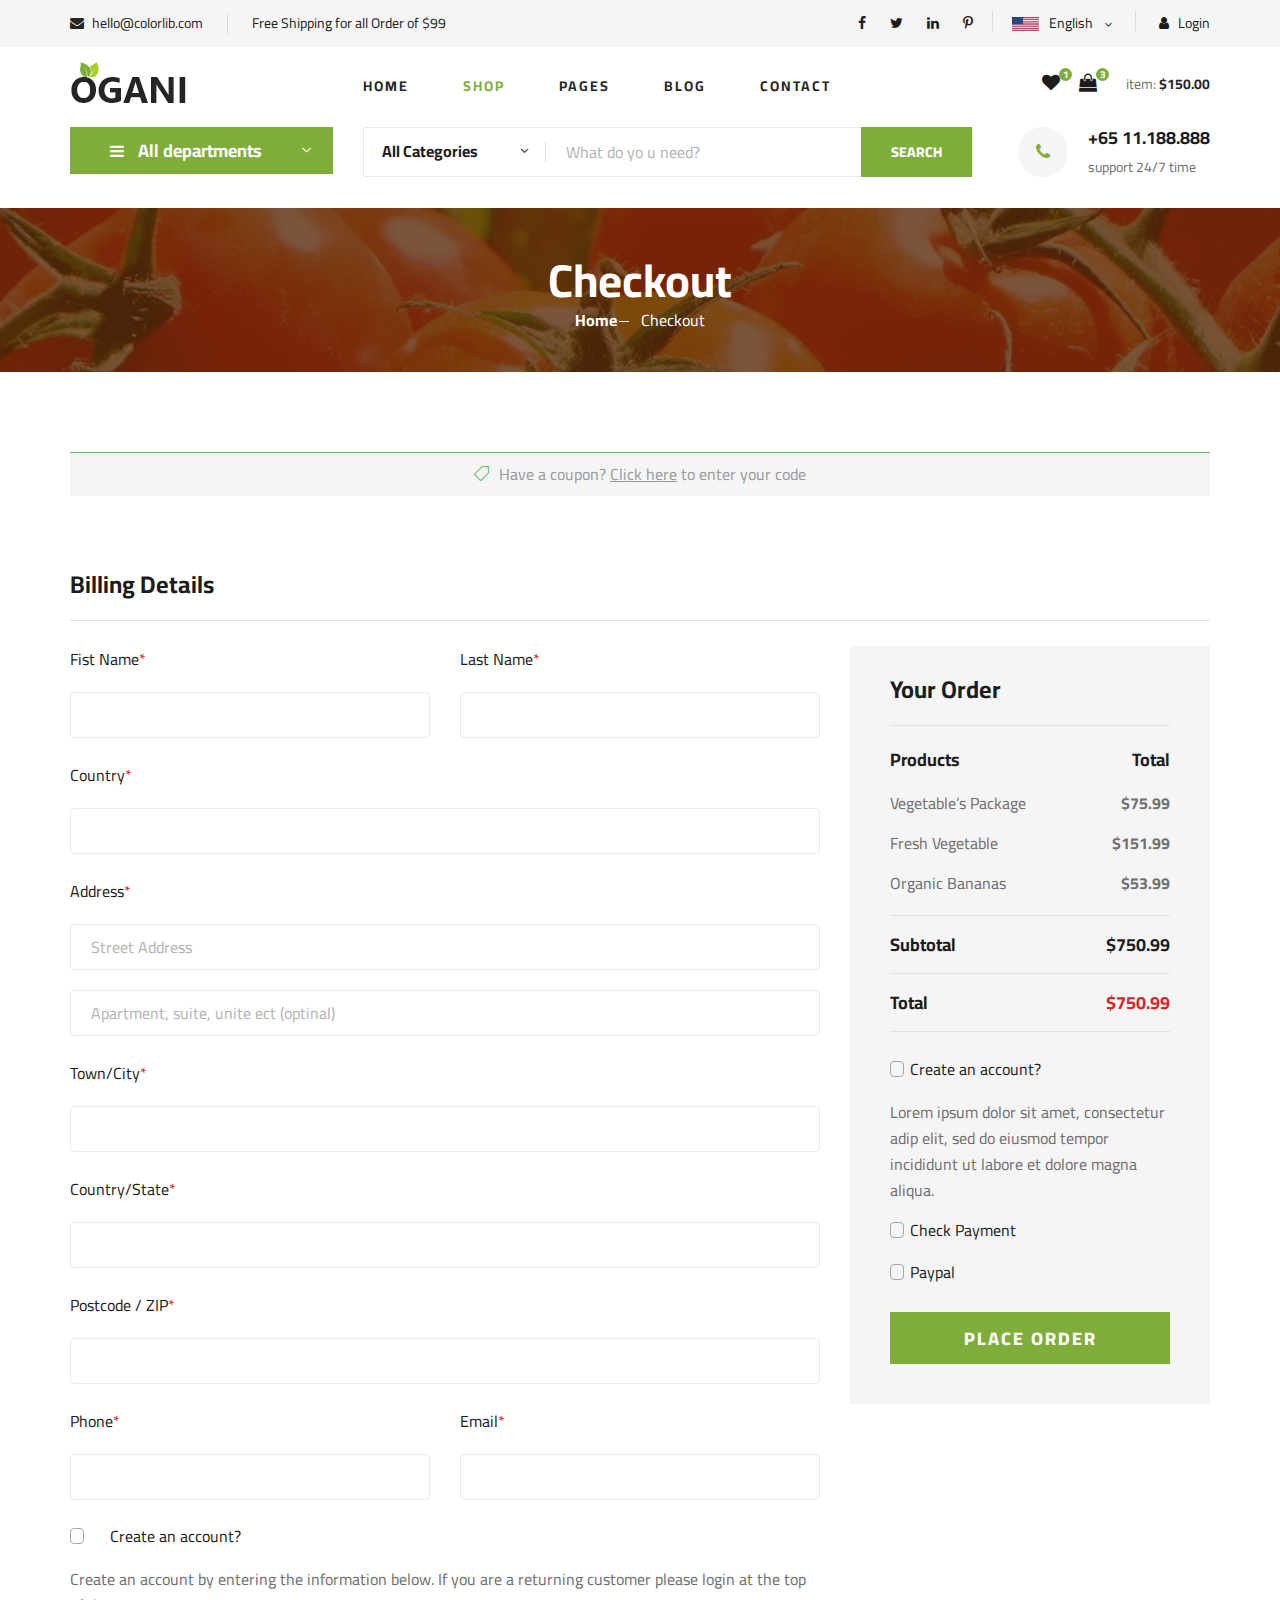
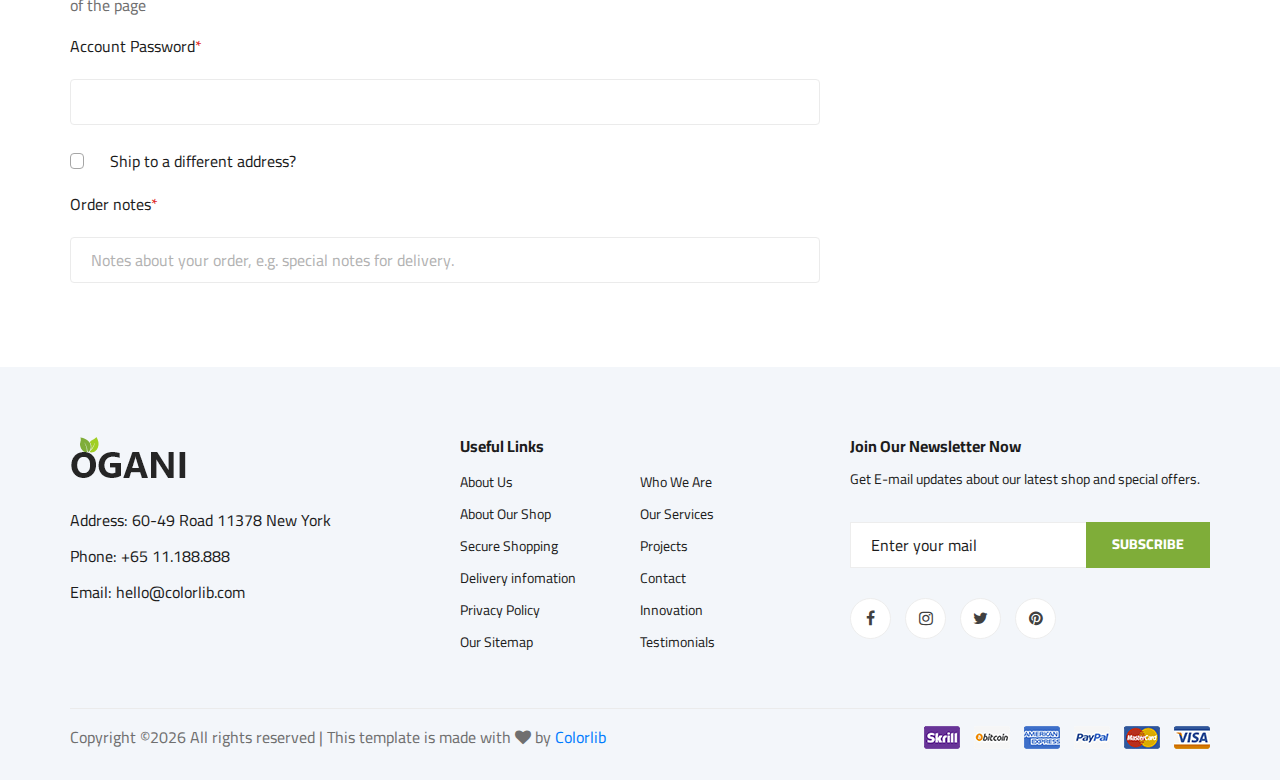
<file: EvGurmesiMVC/ogani-master/checkout.html>
<!DOCTYPE html>
<html lang="zxx">

<head>
    <meta charset="UTF-8">
    <meta name="description" content="Ogani Template">
    <meta name="keywords" content="Ogani, unica, creative, html">
    <meta name="viewport" content="width=device-width, initial-scale=1.0">
    <meta http-equiv="X-UA-Compatible" content="ie=edge">
    <title>Ogani | Template</title>

    <!-- Google Font -->
    <link href="https://fonts.googleapis.com/css2?family=Cairo:wght@200;300;400;600;900&display=swap" rel="stylesheet">

    <!-- Css Styles -->
    <link rel="stylesheet" href="css/bootstrap.min.css" type="text/css">
    <link rel="stylesheet" href="css/font-awesome.min.css" type="text/css">
    <link rel="stylesheet" href="css/elegant-icons.css" type="text/css">
    <link rel="stylesheet" href="css/nice-select.css" type="text/css">
    <link rel="stylesheet" href="css/jquery-ui.min.css" type="text/css">
    <link rel="stylesheet" href="css/owl.carousel.min.css" type="text/css">
    <link rel="stylesheet" href="css/slicknav.min.css" type="text/css">
    <link rel="stylesheet" href="css/style.css" type="text/css">
</head>

<body>
    <!-- Page Preloder -->
    <div id="preloder">
        <div class="loader"></div>
    </div>

    <!-- Humberger Begin -->
    <div class="humberger__menu__overlay"></div>
    <div class="humberger__menu__wrapper">
        <div class="humberger__menu__logo">
            <a href="#"><img src="img/logo.png" alt=""></a>
        </div>
        <div class="humberger__menu__cart">
            <ul>
                <li><a href="#"><i class="fa fa-heart"></i> <span>1</span></a></li>
                <li><a href="#"><i class="fa fa-shopping-bag"></i> <span>3</span></a></li>
            </ul>
            <div class="header__cart__price">item: <span>$150.00</span></div>
        </div>
        <div class="humberger__menu__widget">
            <div class="header__top__right__language">
                <img src="img/language.png" alt="">
                <div>English</div>
                <span class="arrow_carrot-down"></span>
                <ul>
                    <li><a href="#">Spanis</a></li>
                    <li><a href="#">English</a></li>
                </ul>
            </div>
            <div class="header__top__right__auth">
                <a href="#"><i class="fa fa-user"></i> Login</a>
            </div>
        </div>
        <nav class="humberger__menu__nav mobile-menu">
            <ul>
                <li class="active"><a href="./index.html">Home</a></li>
                <li><a href="./shop-grid.html">Shop</a></li>
                <li><a href="#">Pages</a>
                    <ul class="header__menu__dropdown">
                        <li><a href="./shop-details.html">Shop Details</a></li>
                        <li><a href="./shoping-cart.html">Shoping Cart</a></li>
                        <li><a href="./checkout.html">Check Out</a></li>
                        <li><a href="./blog-details.html">Blog Details</a></li>
                    </ul>
                </li>
                <li><a href="./blog.html">Blog</a></li>
                <li><a href="./contact.html">Contact</a></li>
            </ul>
        </nav>
        <div id="mobile-menu-wrap"></div>
        <div class="header__top__right__social">
            <a href="#"><i class="fa fa-facebook"></i></a>
            <a href="#"><i class="fa fa-twitter"></i></a>
            <a href="#"><i class="fa fa-linkedin"></i></a>
            <a href="#"><i class="fa fa-pinterest-p"></i></a>
        </div>
        <div class="humberger__menu__contact">
            <ul>
                <li><i class="fa fa-envelope"></i> hello@colorlib.com</li>
                <li>Free Shipping for all Order of $99</li>
            </ul>
        </div>
    </div>
    <!-- Humberger End -->

    <!-- Header Section Begin -->
    <header class="header">
        <div class="header__top">
            <div class="container">
                <div class="row">
                    <div class="col-lg-6">
                        <div class="header__top__left">
                            <ul>
                                <li><i class="fa fa-envelope"></i> hello@colorlib.com</li>
                                <li>Free Shipping for all Order of $99</li>
                            </ul>
                        </div>
                    </div>
                    <div class="col-lg-6">
                        <div class="header__top__right">
                            <div class="header__top__right__social">
                                <a href="#"><i class="fa fa-facebook"></i></a>
                                <a href="#"><i class="fa fa-twitter"></i></a>
                                <a href="#"><i class="fa fa-linkedin"></i></a>
                                <a href="#"><i class="fa fa-pinterest-p"></i></a>
                            </div>
                            <div class="header__top__right__language">
                                <img src="img/language.png" alt="">
                                <div>English</div>
                                <span class="arrow_carrot-down"></span>
                                <ul>
                                    <li><a href="#">Spanis</a></li>
                                    <li><a href="#">English</a></li>
                                </ul>
                            </div>
                            <div class="header__top__right__auth">
                                <a href="#"><i class="fa fa-user"></i> Login</a>
                            </div>
                        </div>
                    </div>
                </div>
            </div>
        </div>
        <div class="container">
            <div class="row">
                <div class="col-lg-3">
                    <div class="header__logo">
                        <a href="./index.html"><img src="img/logo.png" alt=""></a>
                    </div>
                </div>
                <div class="col-lg-6">
                    <nav class="header__menu">
                        <ul>
                            <li><a href="./index.html">Home</a></li>
                            <li class="active"><a href="./shop-grid.html">Shop</a></li>
                            <li><a href="#">Pages</a>
                                <ul class="header__menu__dropdown">
                                    <li><a href="./shop-details.html">Shop Details</a></li>
                                    <li><a href="./shoping-cart.html">Shoping Cart</a></li>
                                    <li><a href="./checkout.html">Check Out</a></li>
                                    <li><a href="./blog-details.html">Blog Details</a></li>
                                </ul>
                            </li>
                            <li><a href="./blog.html">Blog</a></li>
                            <li><a href="./contact.html">Contact</a></li>
                        </ul>
                    </nav>
                </div>
                <div class="col-lg-3">
                    <div class="header__cart">
                        <ul>
                            <li><a href="#"><i class="fa fa-heart"></i> <span>1</span></a></li>
                            <li><a href="#"><i class="fa fa-shopping-bag"></i> <span>3</span></a></li>
                        </ul>
                        <div class="header__cart__price">item: <span>$150.00</span></div>
                    </div>
                </div>
            </div>
            <div class="humberger__open">
                <i class="fa fa-bars"></i>
            </div>
        </div>
    </header>
    <!-- Header Section End -->

    <!-- Hero Section Begin -->
    <section class="hero hero-normal">
        <div class="container">
            <div class="row">
                <div class="col-lg-3">
                    <div class="hero__categories">
                        <div class="hero__categories__all">
                            <i class="fa fa-bars"></i>
                            <span>All departments</span>
                        </div>
                        <ul>
                            <li><a href="#">Fresh Meat</a></li>
                            <li><a href="#">Vegetables</a></li>
                            <li><a href="#">Fruit & Nut Gifts</a></li>
                            <li><a href="#">Fresh Berries</a></li>
                            <li><a href="#">Ocean Foods</a></li>
                            <li><a href="#">Butter & Eggs</a></li>
                            <li><a href="#">Fastfood</a></li>
                            <li><a href="#">Fresh Onion</a></li>
                            <li><a href="#">Papayaya & Crisps</a></li>
                            <li><a href="#">Oatmeal</a></li>
                            <li><a href="#">Fresh Bananas</a></li>
                        </ul>
                    </div>
                </div>
                <div class="col-lg-9">
                    <div class="hero__search">
                        <div class="hero__search__form">
                            <form action="#">
                                <div class="hero__search__categories">
                                    All Categories
                                    <span class="arrow_carrot-down"></span>
                                </div>
                                <input type="text" placeholder="What do yo u need?">
                                <button type="submit" class="site-btn">SEARCH</button>
                            </form>
                        </div>
                        <div class="hero__search__phone">
                            <div class="hero__search__phone__icon">
                                <i class="fa fa-phone"></i>
                            </div>
                            <div class="hero__search__phone__text">
                                <h5>+65 11.188.888</h5>
                                <span>support 24/7 time</span>
                            </div>
                        </div>
                    </div>
                </div>
            </div>
        </div>
    </section>
    <!-- Hero Section End -->

    <!-- Breadcrumb Section Begin -->
    <section class="breadcrumb-section set-bg" data-setbg="img/breadcrumb.jpg">
        <div class="container">
            <div class="row">
                <div class="col-lg-12 text-center">
                    <div class="breadcrumb__text">
                        <h2>Checkout</h2>
                        <div class="breadcrumb__option">
                            <a href="./index.html">Home</a>
                            <span>Checkout</span>
                        </div>
                    </div>
                </div>
            </div>
        </div>
    </section>
    <!-- Breadcrumb Section End -->

    <!-- Checkout Section Begin -->
    <section class="checkout spad">
        <div class="container">
            <div class="row">
                <div class="col-lg-12">
                    <h6><span class="icon_tag_alt"></span> Have a coupon? <a href="#">Click here</a> to enter your code
                    </h6>
                </div>
            </div>
            <div class="checkout__form">
                <h4>Billing Details</h4>
                <form action="#">
                    <div class="row">
                        <div class="col-lg-8 col-md-6">
                            <div class="row">
                                <div class="col-lg-6">
                                    <div class="checkout__input">
                                        <p>Fist Name<span>*</span></p>
                                        <input type="text">
                                    </div>
                                </div>
                                <div class="col-lg-6">
                                    <div class="checkout__input">
                                        <p>Last Name<span>*</span></p>
                                        <input type="text">
                                    </div>
                                </div>
                            </div>
                            <div class="checkout__input">
                                <p>Country<span>*</span></p>
                                <input type="text">
                            </div>
                            <div class="checkout__input">
                                <p>Address<span>*</span></p>
                                <input type="text" placeholder="Street Address" class="checkout__input__add">
                                <input type="text" placeholder="Apartment, suite, unite ect (optinal)">
                            </div>
                            <div class="checkout__input">
                                <p>Town/City<span>*</span></p>
                                <input type="text">
                            </div>
                            <div class="checkout__input">
                                <p>Country/State<span>*</span></p>
                                <input type="text">
                            </div>
                            <div class="checkout__input">
                                <p>Postcode / ZIP<span>*</span></p>
                                <input type="text">
                            </div>
                            <div class="row">
                                <div class="col-lg-6">
                                    <div class="checkout__input">
                                        <p>Phone<span>*</span></p>
                                        <input type="text">
                                    </div>
                                </div>
                                <div class="col-lg-6">
                                    <div class="checkout__input">
                                        <p>Email<span>*</span></p>
                                        <input type="text">
                                    </div>
                                </div>
                            </div>
                            <div class="checkout__input__checkbox">
                                <label for="acc">
                                    Create an account?
                                    <input type="checkbox" id="acc">
                                    <span class="checkmark"></span>
                                </label>
                            </div>
                            <p>Create an account by entering the information below. If you are a returning customer
                                please login at the top of the page</p>
                            <div class="checkout__input">
                                <p>Account Password<span>*</span></p>
                                <input type="text">
                            </div>
                            <div class="checkout__input__checkbox">
                                <label for="diff-acc">
                                    Ship to a different address?
                                    <input type="checkbox" id="diff-acc">
                                    <span class="checkmark"></span>
                                </label>
                            </div>
                            <div class="checkout__input">
                                <p>Order notes<span>*</span></p>
                                <input type="text"
                                    placeholder="Notes about your order, e.g. special notes for delivery.">
                            </div>
                        </div>
                        <div class="col-lg-4 col-md-6">
                            <div class="checkout__order">
                                <h4>Your Order</h4>
                                <div class="checkout__order__products">Products <span>Total</span></div>
                                <ul>
                                    <li>Vegetable’s Package <span>$75.99</span></li>
                                    <li>Fresh Vegetable <span>$151.99</span></li>
                                    <li>Organic Bananas <span>$53.99</span></li>
                                </ul>
                                <div class="checkout__order__subtotal">Subtotal <span>$750.99</span></div>
                                <div class="checkout__order__total">Total <span>$750.99</span></div>
                                <div class="checkout__input__checkbox">
                                    <label for="acc-or">
                                        Create an account?
                                        <input type="checkbox" id="acc-or">
                                        <span class="checkmark"></span>
                                    </label>
                                </div>
                                <p>Lorem ipsum dolor sit amet, consectetur adip elit, sed do eiusmod tempor incididunt
                                    ut labore et dolore magna aliqua.</p>
                                <div class="checkout__input__checkbox">
                                    <label for="payment">
                                        Check Payment
                                        <input type="checkbox" id="payment">
                                        <span class="checkmark"></span>
                                    </label>
                                </div>
                                <div class="checkout__input__checkbox">
                                    <label for="paypal">
                                        Paypal
                                        <input type="checkbox" id="paypal">
                                        <span class="checkmark"></span>
                                    </label>
                                </div>
                                <button type="submit" class="site-btn">PLACE ORDER</button>
                            </div>
                        </div>
                    </div>
                </form>
            </div>
        </div>
    </section>
    <!-- Checkout Section End -->

    <!-- Footer Section Begin -->
    <footer class="footer spad">
        <div class="container">
            <div class="row">
                <div class="col-lg-3 col-md-6 col-sm-6">
                    <div class="footer__about">
                        <div class="footer__about__logo">
                            <a href="./index.html"><img src="img/logo.png" alt=""></a>
                        </div>
                        <ul>
                            <li>Address: 60-49 Road 11378 New York</li>
                            <li>Phone: +65 11.188.888</li>
                            <li>Email: hello@colorlib.com</li>
                        </ul>
                    </div>
                </div>
                <div class="col-lg-4 col-md-6 col-sm-6 offset-lg-1">
                    <div class="footer__widget">
                        <h6>Useful Links</h6>
                        <ul>
                            <li><a href="#">About Us</a></li>
                            <li><a href="#">About Our Shop</a></li>
                            <li><a href="#">Secure Shopping</a></li>
                            <li><a href="#">Delivery infomation</a></li>
                            <li><a href="#">Privacy Policy</a></li>
                            <li><a href="#">Our Sitemap</a></li>
                        </ul>
                        <ul>
                            <li><a href="#">Who We Are</a></li>
                            <li><a href="#">Our Services</a></li>
                            <li><a href="#">Projects</a></li>
                            <li><a href="#">Contact</a></li>
                            <li><a href="#">Innovation</a></li>
                            <li><a href="#">Testimonials</a></li>
                        </ul>
                    </div>
                </div>
                <div class="col-lg-4 col-md-12">
                    <div class="footer__widget">
                        <h6>Join Our Newsletter Now</h6>
                        <p>Get E-mail updates about our latest shop and special offers.</p>
                        <form action="#">
                            <input type="text" placeholder="Enter your mail">
                            <button type="submit" class="site-btn">Subscribe</button>
                        </form>
                        <div class="footer__widget__social">
                            <a href="#"><i class="fa fa-facebook"></i></a>
                            <a href="#"><i class="fa fa-instagram"></i></a>
                            <a href="#"><i class="fa fa-twitter"></i></a>
                            <a href="#"><i class="fa fa-pinterest"></i></a>
                        </div>
                    </div>
                </div>
            </div>
            <div class="row">
                <div class="col-lg-12">
                    <div class="footer__copyright">
                        <div class="footer__copyright__text"><p><!-- Link back to Colorlib can't be removed. Template is licensed under CC BY 3.0. -->
  Copyright &copy;<script>document.write(new Date().getFullYear());</script> All rights reserved | This template is made with <i class="fa fa-heart" aria-hidden="true"></i> by <a href="https://colorlib.com" target="_blank">Colorlib</a>
  <!-- Link back to Colorlib can't be removed. Template is licensed under CC BY 3.0. --></p></div>
                        <div class="footer__copyright__payment"><img src="img/payment-item.png" alt=""></div>
                    </div>
                </div>
            </div>
        </div>
    </footer>
    <!-- Footer Section End -->

    <!-- Js Plugins -->
    <script src="js/jquery-3.3.1.min.js"></script>
    <script src="js/bootstrap.min.js"></script>
    <script src="js/jquery.nice-select.min.js"></script>
    <script src="js/jquery-ui.min.js"></script>
    <script src="js/jquery.slicknav.js"></script>
    <script src="js/mixitup.min.js"></script>
    <script src="js/owl.carousel.min.js"></script>
    <script src="js/main.js"></script>

 

</body>

</html>
</file>
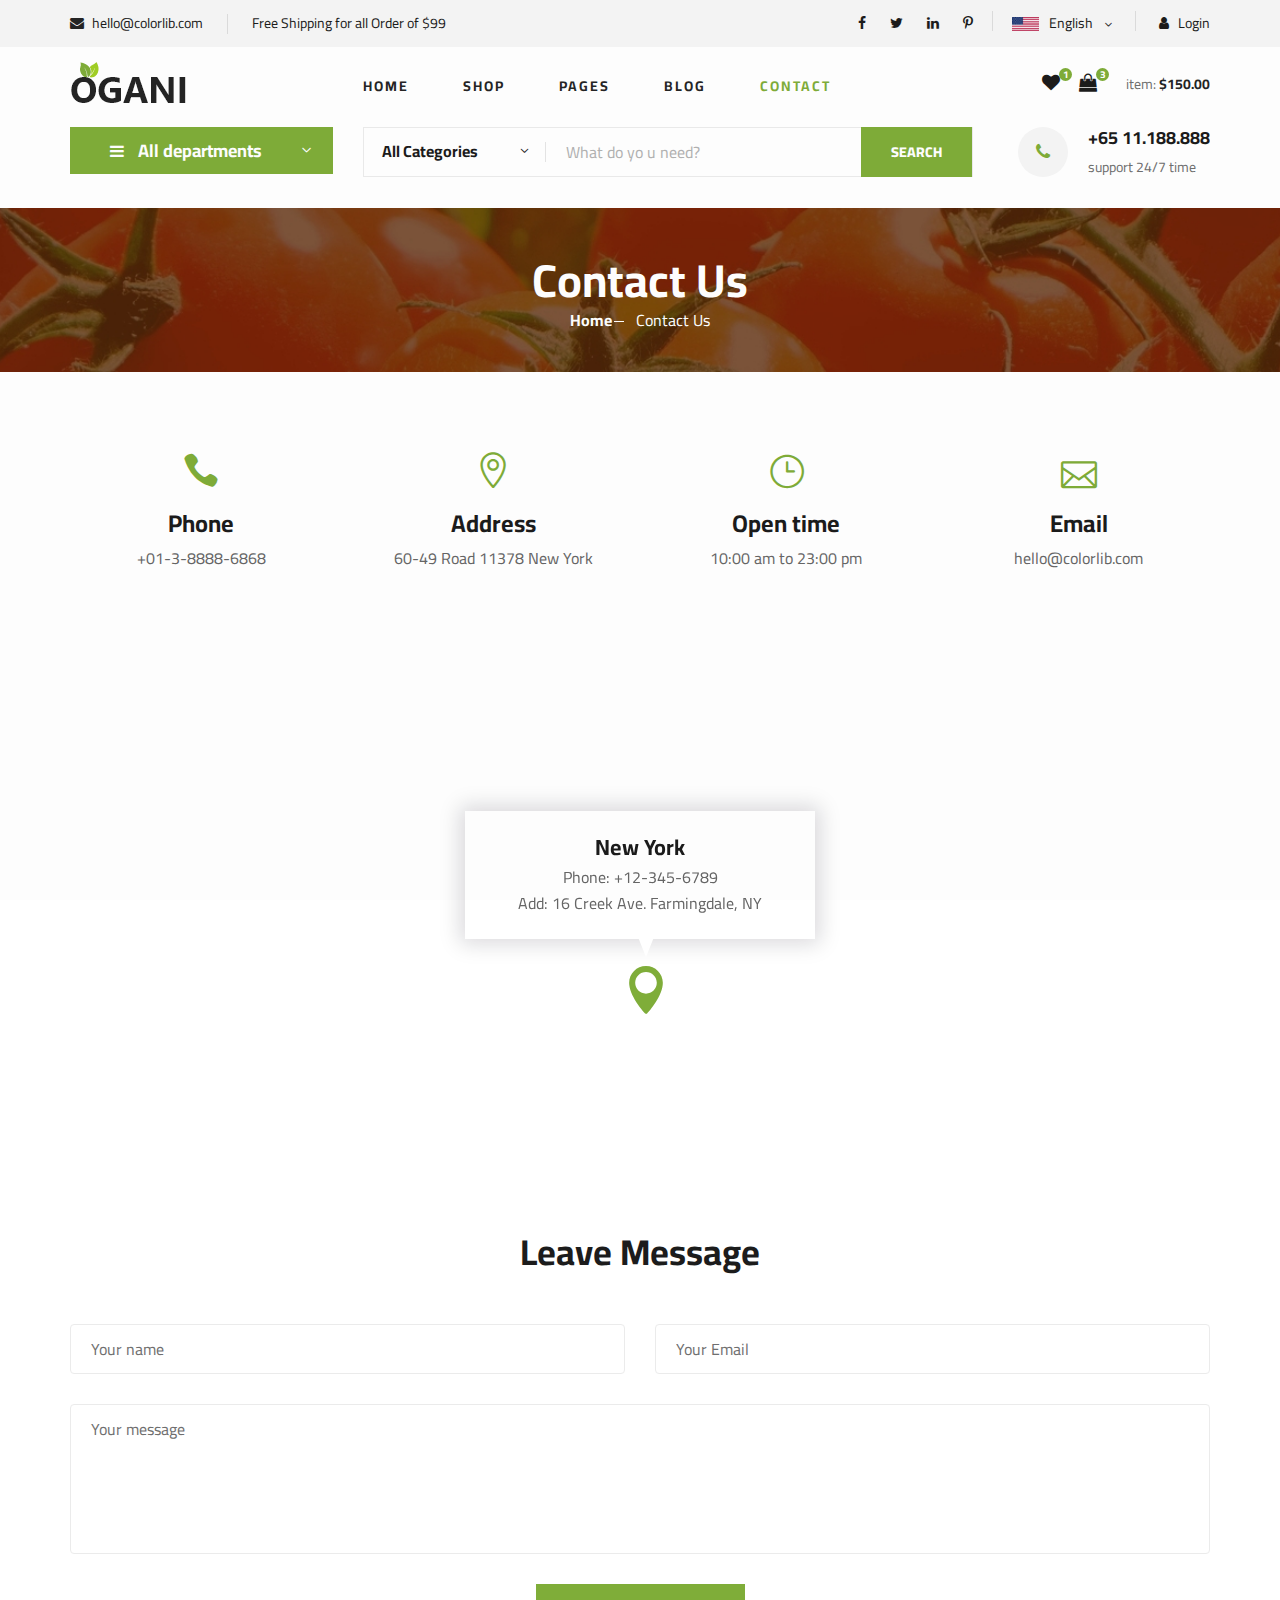
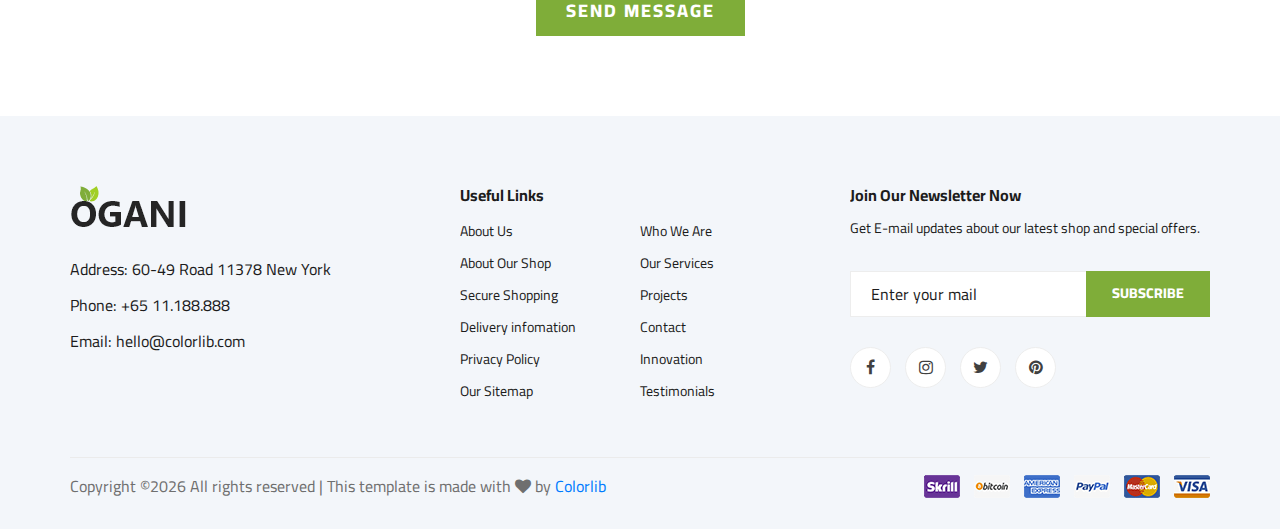
<file: EvGurmesiMVC/ogani-master/contact.html>
<!DOCTYPE html>
<html lang="zxx">

<head>
    <meta charset="UTF-8">
    <meta name="description" content="Ogani Template">
    <meta name="keywords" content="Ogani, unica, creative, html">
    <meta name="viewport" content="width=device-width, initial-scale=1.0">
    <meta http-equiv="X-UA-Compatible" content="ie=edge">
    <title>Ogani | Template</title>

    <!-- Google Font -->
    <link href="https://fonts.googleapis.com/css2?family=Cairo:wght@200;300;400;600;900&display=swap" rel="stylesheet">

    <!-- Css Styles -->
    <link rel="stylesheet" href="css/bootstrap.min.css" type="text/css">
    <link rel="stylesheet" href="css/font-awesome.min.css" type="text/css">
    <link rel="stylesheet" href="css/elegant-icons.css" type="text/css">
    <link rel="stylesheet" href="css/nice-select.css" type="text/css">
    <link rel="stylesheet" href="css/jquery-ui.min.css" type="text/css">
    <link rel="stylesheet" href="css/owl.carousel.min.css" type="text/css">
    <link rel="stylesheet" href="css/slicknav.min.css" type="text/css">
    <link rel="stylesheet" href="css/style.css" type="text/css">
</head>

<body>
    <!-- Page Preloder -->
    <div id="preloder">
        <div class="loader"></div>
    </div>

    <!-- Humberger Begin -->
    <div class="humberger__menu__overlay"></div>
    <div class="humberger__menu__wrapper">
        <div class="humberger__menu__logo">
            <a href="#"><img src="img/logo.png" alt=""></a>
        </div>
        <div class="humberger__menu__cart">
            <ul>
                <li><a href="#"><i class="fa fa-heart"></i> <span>1</span></a></li>
                <li><a href="#"><i class="fa fa-shopping-bag"></i> <span>3</span></a></li>
            </ul>
            <div class="header__cart__price">item: <span>$150.00</span></div>
        </div>
        <div class="humberger__menu__widget">
            <div class="header__top__right__language">
                <img src="img/language.png" alt="">
                <div>English</div>
                <span class="arrow_carrot-down"></span>
                <ul>
                    <li><a href="#">Spanis</a></li>
                    <li><a href="#">English</a></li>
                </ul>
            </div>
            <div class="header__top__right__auth">
                <a href="#"><i class="fa fa-user"></i> Login</a>
            </div>
        </div>
        <nav class="humberger__menu__nav mobile-menu">
            <ul>
                <li class="active"><a href="./index.html">Home</a></li>
                <li><a href="./shop-grid.html">Shop</a></li>
                <li><a href="#">Pages</a>
                    <ul class="header__menu__dropdown">
                        <li><a href="./shop-details.html">Shop Details</a></li>
                        <li><a href="./shoping-cart.html">Shoping Cart</a></li>
                        <li><a href="./checkout.html">Check Out</a></li>
                        <li><a href="./blog-details.html">Blog Details</a></li>
                    </ul>
                </li>
                <li><a href="./blog.html">Blog</a></li>
                <li><a href="./contact.html">Contact</a></li>
            </ul>
        </nav>
        <div id="mobile-menu-wrap"></div>
        <div class="header__top__right__social">
            <a href="#"><i class="fa fa-facebook"></i></a>
            <a href="#"><i class="fa fa-twitter"></i></a>
            <a href="#"><i class="fa fa-linkedin"></i></a>
            <a href="#"><i class="fa fa-pinterest-p"></i></a>
        </div>
        <div class="humberger__menu__contact">
            <ul>
                <li><i class="fa fa-envelope"></i> hello@colorlib.com</li>
                <li>Free Shipping for all Order of $99</li>
            </ul>
        </div>
    </div>
    <!-- Humberger End -->

    <!-- Header Section Begin -->
    <header class="header">
        <div class="header__top">
            <div class="container">
                <div class="row">
                    <div class="col-lg-6">
                        <div class="header__top__left">
                            <ul>
                                <li><i class="fa fa-envelope"></i> hello@colorlib.com</li>
                                <li>Free Shipping for all Order of $99</li>
                            </ul>
                        </div>
                    </div>
                    <div class="col-lg-6">
                        <div class="header__top__right">
                            <div class="header__top__right__social">
                                <a href="#"><i class="fa fa-facebook"></i></a>
                                <a href="#"><i class="fa fa-twitter"></i></a>
                                <a href="#"><i class="fa fa-linkedin"></i></a>
                                <a href="#"><i class="fa fa-pinterest-p"></i></a>
                            </div>
                            <div class="header__top__right__language">
                                <img src="img/language.png" alt="">
                                <div>English</div>
                                <span class="arrow_carrot-down"></span>
                                <ul>
                                    <li><a href="#">Spanis</a></li>
                                    <li><a href="#">English</a></li>
                                </ul>
                            </div>
                            <div class="header__top__right__auth">
                                <a href="#"><i class="fa fa-user"></i> Login</a>
                            </div>
                        </div>
                    </div>
                </div>
            </div>
        </div>
        <div class="container">
            <div class="row">
                <div class="col-lg-3">
                    <div class="header__logo">
                        <a href="./index.html"><img src="img/logo.png" alt=""></a>
                    </div>
                </div>
                <div class="col-lg-6">
                    <nav class="header__menu">
                        <ul>
                            <li><a href="./index.html">Home</a></li>
                            <li><a href="./shop-grid.html">Shop</a></li>
                            <li><a href="#">Pages</a>
                                <ul class="header__menu__dropdown">
                                    <li><a href="./shop-details.html">Shop Details</a></li>
                                    <li><a href="./shoping-cart.html">Shoping Cart</a></li>
                                    <li><a href="./checkout.html">Check Out</a></li>
                                    <li><a href="./blog-details.html">Blog Details</a></li>
                                </ul>
                            </li>
                            <li><a href="./blog.html">Blog</a></li>
                            <li class="active"><a href="./contact.html">Contact</a></li>
                        </ul>
                    </nav>
                </div>
                <div class="col-lg-3">
                    <div class="header__cart">
                        <ul>
                            <li><a href="#"><i class="fa fa-heart"></i> <span>1</span></a></li>
                            <li><a href="#"><i class="fa fa-shopping-bag"></i> <span>3</span></a></li>
                        </ul>
                        <div class="header__cart__price">item: <span>$150.00</span></div>
                    </div>
                </div>
            </div>
            <div class="humberger__open">
                <i class="fa fa-bars"></i>
            </div>
        </div>
    </header>
    <!-- Header Section End -->

    <!-- Hero Section Begin -->
    <section class="hero hero-normal">
        <div class="container">
            <div class="row">
                <div class="col-lg-3">
                    <div class="hero__categories">
                        <div class="hero__categories__all">
                            <i class="fa fa-bars"></i>
                            <span>All departments</span>
                        </div>
                        <ul>
                            <li><a href="#">Fresh Meat</a></li>
                            <li><a href="#">Vegetables</a></li>
                            <li><a href="#">Fruit & Nut Gifts</a></li>
                            <li><a href="#">Fresh Berries</a></li>
                            <li><a href="#">Ocean Foods</a></li>
                            <li><a href="#">Butter & Eggs</a></li>
                            <li><a href="#">Fastfood</a></li>
                            <li><a href="#">Fresh Onion</a></li>
                            <li><a href="#">Papayaya & Crisps</a></li>
                            <li><a href="#">Oatmeal</a></li>
                            <li><a href="#">Fresh Bananas</a></li>
                        </ul>
                    </div>
                </div>
                <div class="col-lg-9">
                    <div class="hero__search">
                        <div class="hero__search__form">
                            <form action="#">
                                <div class="hero__search__categories">
                                    All Categories
                                    <span class="arrow_carrot-down"></span>
                                </div>
                                <input type="text" placeholder="What do yo u need?">
                                <button type="submit" class="site-btn">SEARCH</button>
                            </form>
                        </div>
                        <div class="hero__search__phone">
                            <div class="hero__search__phone__icon">
                                <i class="fa fa-phone"></i>
                            </div>
                            <div class="hero__search__phone__text">
                                <h5>+65 11.188.888</h5>
                                <span>support 24/7 time</span>
                            </div>
                        </div>
                    </div>
                </div>
            </div>
        </div>
    </section>
    <!-- Hero Section End -->

    <!-- Breadcrumb Section Begin -->
    <section class="breadcrumb-section set-bg" data-setbg="img/breadcrumb.jpg">
        <div class="container">
            <div class="row">
                <div class="col-lg-12 text-center">
                    <div class="breadcrumb__text">
                        <h2>Contact Us</h2>
                        <div class="breadcrumb__option">
                            <a href="./index.html">Home</a>
                            <span>Contact Us</span>
                        </div>
                    </div>
                </div>
            </div>
        </div>
    </section>
    <!-- Breadcrumb Section End -->

    <!-- Contact Section Begin -->
    <section class="contact spad">
        <div class="container">
            <div class="row">
                <div class="col-lg-3 col-md-3 col-sm-6 text-center">
                    <div class="contact__widget">
                        <span class="icon_phone"></span>
                        <h4>Phone</h4>
                        <p>+01-3-8888-6868</p>
                    </div>
                </div>
                <div class="col-lg-3 col-md-3 col-sm-6 text-center">
                    <div class="contact__widget">
                        <span class="icon_pin_alt"></span>
                        <h4>Address</h4>
                        <p>60-49 Road 11378 New York</p>
                    </div>
                </div>
                <div class="col-lg-3 col-md-3 col-sm-6 text-center">
                    <div class="contact__widget">
                        <span class="icon_clock_alt"></span>
                        <h4>Open time</h4>
                        <p>10:00 am to 23:00 pm</p>
                    </div>
                </div>
                <div class="col-lg-3 col-md-3 col-sm-6 text-center">
                    <div class="contact__widget">
                        <span class="icon_mail_alt"></span>
                        <h4>Email</h4>
                        <p>hello@colorlib.com</p>
                    </div>
                </div>
            </div>
        </div>
    </section>
    <!-- Contact Section End -->

    <!-- Map Begin -->
    <div class="map">
        <iframe
            src="https://www.google.com/maps/embed?pb=!1m18!1m12!1m3!1d49116.39176087041!2d-86.41867791216099!3d39.69977417971648!2m3!1f0!2f0!3f0!3m2!1i1024!2i768!4f13.1!3m3!1m2!1s0x886ca48c841038a1%3A0x70cfba96bf847f0!2sPlainfield%2C%20IN%2C%20USA!5e0!3m2!1sen!2sbd!4v1586106673811!5m2!1sen!2sbd"
            height="500" style="border:0;" allowfullscreen="" aria-hidden="false" tabindex="0"></iframe>
        <div class="map-inside">
            <i class="icon_pin"></i>
            <div class="inside-widget">
                <h4>New York</h4>
                <ul>
                    <li>Phone: +12-345-6789</li>
                    <li>Add: 16 Creek Ave. Farmingdale, NY</li>
                </ul>
            </div>
        </div>
    </div>
    <!-- Map End -->

    <!-- Contact Form Begin -->
    <div class="contact-form spad">
        <div class="container">
            <div class="row">
                <div class="col-lg-12">
                    <div class="contact__form__title">
                        <h2>Leave Message</h2>
                    </div>
                </div>
            </div>
            <form action="#">
                <div class="row">
                    <div class="col-lg-6 col-md-6">
                        <input type="text" placeholder="Your name">
                    </div>
                    <div class="col-lg-6 col-md-6">
                        <input type="text" placeholder="Your Email">
                    </div>
                    <div class="col-lg-12 text-center">
                        <textarea placeholder="Your message"></textarea>
                        <button type="submit" class="site-btn">SEND MESSAGE</button>
                    </div>
                </div>
            </form>
        </div>
    </div>
    <!-- Contact Form End -->

    <!-- Footer Section Begin -->
    <footer class="footer spad">
        <div class="container">
            <div class="row">
                <div class="col-lg-3 col-md-6 col-sm-6">
                    <div class="footer__about">
                        <div class="footer__about__logo">
                            <a href="./index.html"><img src="img/logo.png" alt=""></a>
                        </div>
                        <ul>
                            <li>Address: 60-49 Road 11378 New York</li>
                            <li>Phone: +65 11.188.888</li>
                            <li>Email: hello@colorlib.com</li>
                        </ul>
                    </div>
                </div>
                <div class="col-lg-4 col-md-6 col-sm-6 offset-lg-1">
                    <div class="footer__widget">
                        <h6>Useful Links</h6>
                        <ul>
                            <li><a href="#">About Us</a></li>
                            <li><a href="#">About Our Shop</a></li>
                            <li><a href="#">Secure Shopping</a></li>
                            <li><a href="#">Delivery infomation</a></li>
                            <li><a href="#">Privacy Policy</a></li>
                            <li><a href="#">Our Sitemap</a></li>
                        </ul>
                        <ul>
                            <li><a href="#">Who We Are</a></li>
                            <li><a href="#">Our Services</a></li>
                            <li><a href="#">Projects</a></li>
                            <li><a href="#">Contact</a></li>
                            <li><a href="#">Innovation</a></li>
                            <li><a href="#">Testimonials</a></li>
                        </ul>
                    </div>
                </div>
                <div class="col-lg-4 col-md-12">
                    <div class="footer__widget">
                        <h6>Join Our Newsletter Now</h6>
                        <p>Get E-mail updates about our latest shop and special offers.</p>
                        <form action="#">
                            <input type="text" placeholder="Enter your mail">
                            <button type="submit" class="site-btn">Subscribe</button>
                        </form>
                        <div class="footer__widget__social">
                            <a href="#"><i class="fa fa-facebook"></i></a>
                            <a href="#"><i class="fa fa-instagram"></i></a>
                            <a href="#"><i class="fa fa-twitter"></i></a>
                            <a href="#"><i class="fa fa-pinterest"></i></a>
                        </div>
                    </div>
                </div>
            </div>
            <div class="row">
                <div class="col-lg-12">
                    <div class="footer__copyright">
                        <div class="footer__copyright__text"><p><!-- Link back to Colorlib can't be removed. Template is licensed under CC BY 3.0. -->
  Copyright &copy;<script>document.write(new Date().getFullYear());</script> All rights reserved | This template is made with <i class="fa fa-heart" aria-hidden="true"></i> by <a href="https://colorlib.com" target="_blank">Colorlib</a>
  <!-- Link back to Colorlib can't be removed. Template is licensed under CC BY 3.0. --></p></div>
                        <div class="footer__copyright__payment"><img src="img/payment-item.png" alt=""></div>
                    </div>
                </div>
            </div>
        </div>
    </footer>
    <!-- Footer Section End -->

    <!-- Js Plugins -->
    <script src="js/jquery-3.3.1.min.js"></script>
    <script src="js/bootstrap.min.js"></script>
    <script src="js/jquery.nice-select.min.js"></script>
    <script src="js/jquery-ui.min.js"></script>
    <script src="js/jquery.slicknav.js"></script>
    <script src="js/mixitup.min.js"></script>
    <script src="js/owl.carousel.min.js"></script>
    <script src="js/main.js"></script>



</body>

</html>
</file>
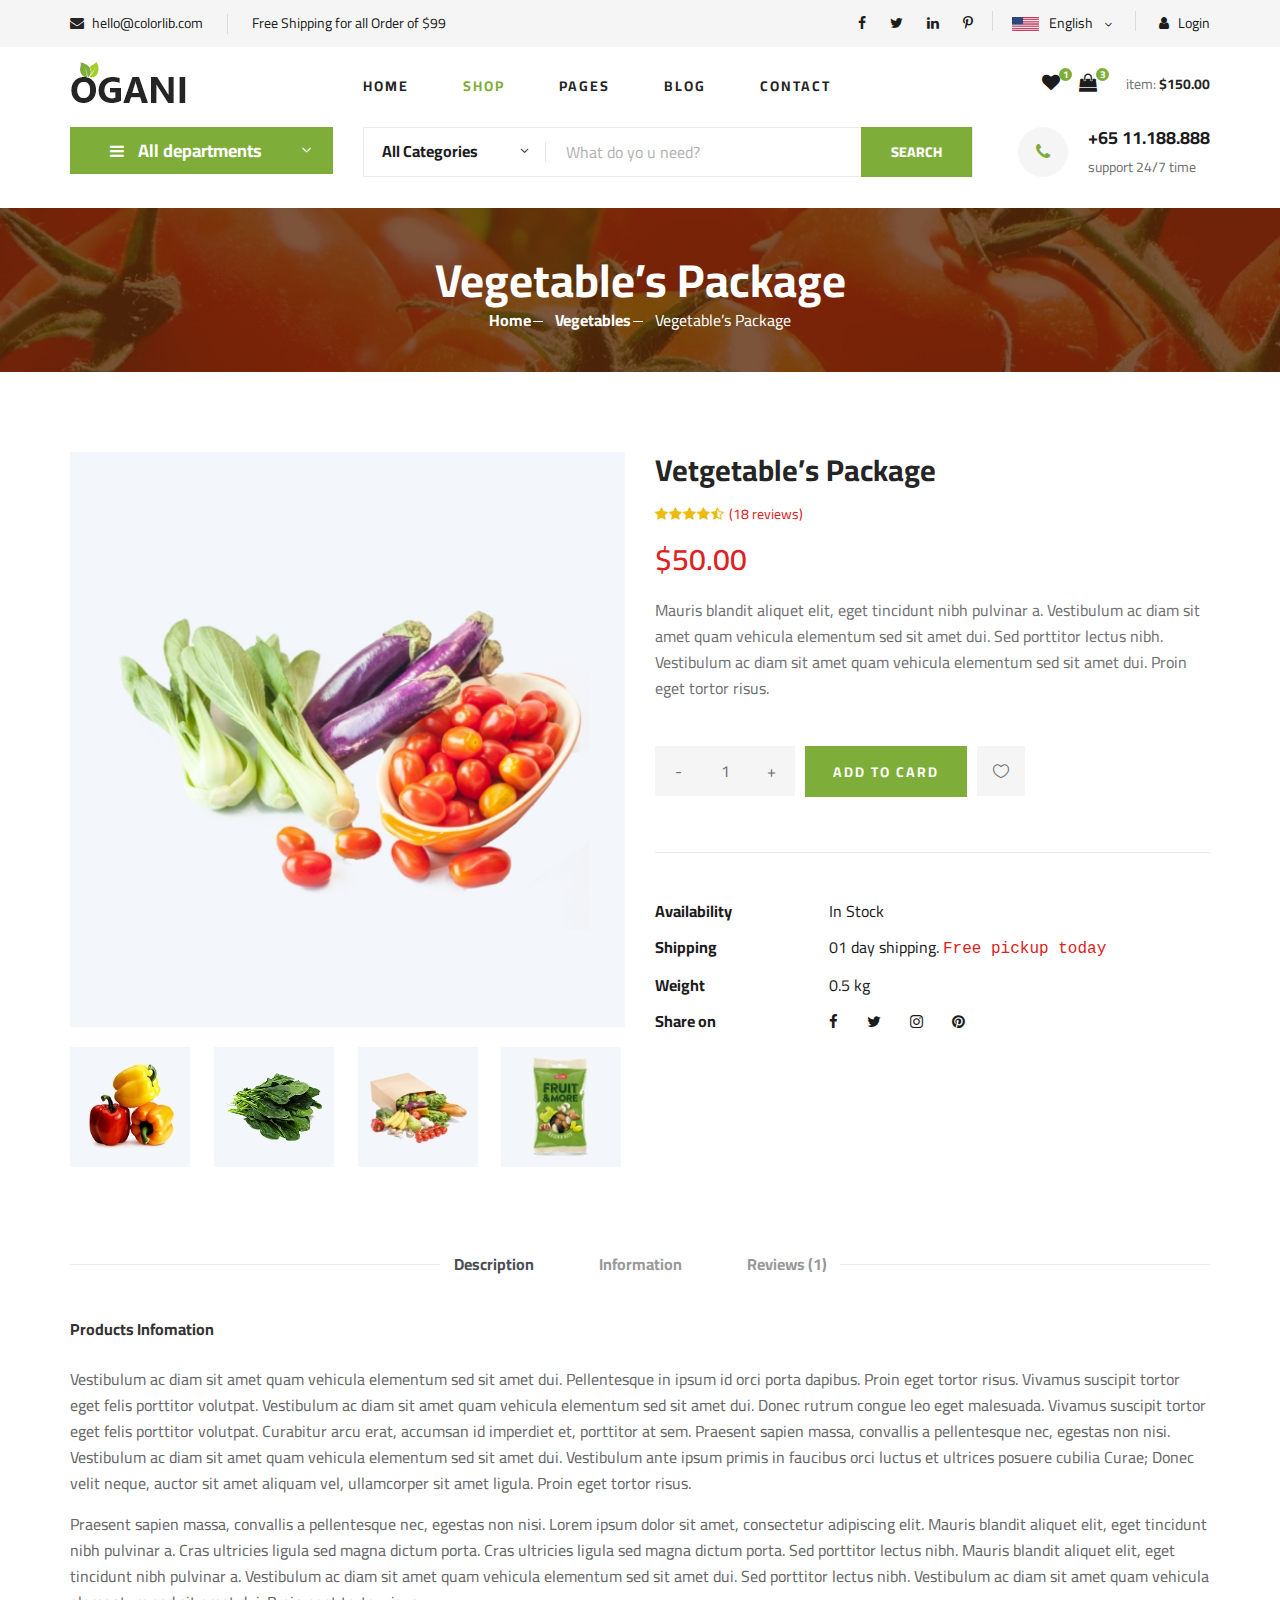
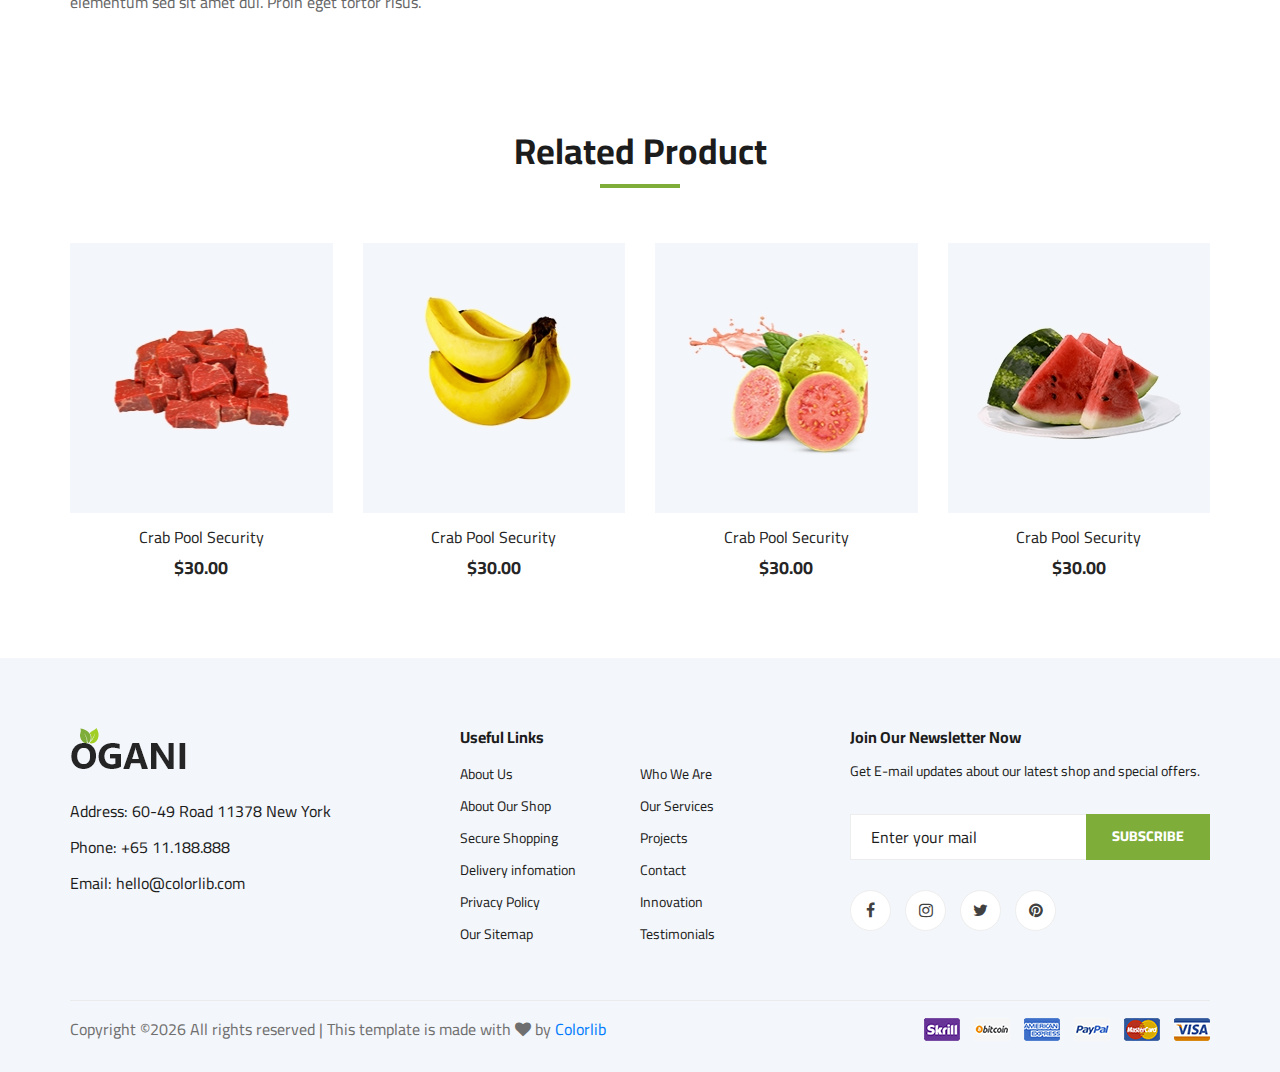
<file: EvGurmesiMVC/ogani-master/shop-details.html>
<!DOCTYPE html>
<html lang="zxx">

<head>
    <meta charset="UTF-8">
    <meta name="description" content="Ogani Template">
    <meta name="keywords" content="Ogani, unica, creative, html">
    <meta name="viewport" content="width=device-width, initial-scale=1.0">
    <meta http-equiv="X-UA-Compatible" content="ie=edge">
    <title>Ogani | Template</title>

    <!-- Google Font -->
    <link href="https://fonts.googleapis.com/css2?family=Cairo:wght@200;300;400;600;900&display=swap" rel="stylesheet">

    <!-- Css Styles -->
    <link rel="stylesheet" href="css/bootstrap.min.css" type="text/css">
    <link rel="stylesheet" href="css/font-awesome.min.css" type="text/css">
    <link rel="stylesheet" href="css/elegant-icons.css" type="text/css">
    <link rel="stylesheet" href="css/nice-select.css" type="text/css">
    <link rel="stylesheet" href="css/jquery-ui.min.css" type="text/css">
    <link rel="stylesheet" href="css/owl.carousel.min.css" type="text/css">
    <link rel="stylesheet" href="css/slicknav.min.css" type="text/css">
    <link rel="stylesheet" href="css/style.css" type="text/css">
</head>

<body>
    <!-- Page Preloder -->
    <div id="preloder">
        <div class="loader"></div>
    </div>

    <!-- Humberger Begin -->
    <div class="humberger__menu__overlay"></div>
    <div class="humberger__menu__wrapper">
        <div class="humberger__menu__logo">
            <a href="#"><img src="img/logo.png" alt=""></a>
        </div>
        <div class="humberger__menu__cart">
            <ul>
                <li><a href="#"><i class="fa fa-heart"></i> <span>1</span></a></li>
                <li><a href="#"><i class="fa fa-shopping-bag"></i> <span>3</span></a></li>
            </ul>
            <div class="header__cart__price">item: <span>$150.00</span></div>
        </div>
        <div class="humberger__menu__widget">
            <div class="header__top__right__language">
                <img src="img/language.png" alt="">
                <div>English</div>
                <span class="arrow_carrot-down"></span>
                <ul>
                    <li><a href="#">Spanis</a></li>
                    <li><a href="#">English</a></li>
                </ul>
            </div>
            <div class="header__top__right__auth">
                <a href="#"><i class="fa fa-user"></i> Login</a>
            </div>
        </div>
        <nav class="humberger__menu__nav mobile-menu">
            <ul>
                <li class="active"><a href="./index.html">Home</a></li>
                <li><a href="./shop-grid.html">Shop</a></li>
                <li><a href="#">Pages</a>
                    <ul class="header__menu__dropdown">
                        <li><a href="./shop-details.html">Shop Details</a></li>
                        <li><a href="./shoping-cart.html">Shoping Cart</a></li>
                        <li><a href="./checkout.html">Check Out</a></li>
                        <li><a href="./blog-details.html">Blog Details</a></li>
                    </ul>
                </li>
                <li><a href="./blog.html">Blog</a></li>
                <li><a href="./contact.html">Contact</a></li>
            </ul>
        </nav>
        <div id="mobile-menu-wrap"></div>
        <div class="header__top__right__social">
            <a href="#"><i class="fa fa-facebook"></i></a>
            <a href="#"><i class="fa fa-twitter"></i></a>
            <a href="#"><i class="fa fa-linkedin"></i></a>
            <a href="#"><i class="fa fa-pinterest-p"></i></a>
        </div>
        <div class="humberger__menu__contact">
            <ul>
                <li><i class="fa fa-envelope"></i> hello@colorlib.com</li>
                <li>Free Shipping for all Order of $99</li>
            </ul>
        </div>
    </div>
    <!-- Humberger End -->

    <!-- Header Section Begin -->
    <header class="header">
        <div class="header__top">
            <div class="container">
                <div class="row">
                    <div class="col-lg-6">
                        <div class="header__top__left">
                            <ul>
                                <li><i class="fa fa-envelope"></i> hello@colorlib.com</li>
                                <li>Free Shipping for all Order of $99</li>
                            </ul>
                        </div>
                    </div>
                    <div class="col-lg-6">
                        <div class="header__top__right">
                            <div class="header__top__right__social">
                                <a href="#"><i class="fa fa-facebook"></i></a>
                                <a href="#"><i class="fa fa-twitter"></i></a>
                                <a href="#"><i class="fa fa-linkedin"></i></a>
                                <a href="#"><i class="fa fa-pinterest-p"></i></a>
                            </div>
                            <div class="header__top__right__language">
                                <img src="img/language.png" alt="">
                                <div>English</div>
                                <span class="arrow_carrot-down"></span>
                                <ul>
                                    <li><a href="#">Spanis</a></li>
                                    <li><a href="#">English</a></li>
                                </ul>
                            </div>
                            <div class="header__top__right__auth">
                                <a href="#"><i class="fa fa-user"></i> Login</a>
                            </div>
                        </div>
                    </div>
                </div>
            </div>
        </div>
        <div class="container">
            <div class="row">
                <div class="col-lg-3">
                    <div class="header__logo">
                        <a href="./index.html"><img src="img/logo.png" alt=""></a>
                    </div>
                </div>
                <div class="col-lg-6">
                    <nav class="header__menu">
                        <ul>
                            <li><a href="./index.html">Home</a></li>
                            <li class="active"><a href="./shop-grid.html">Shop</a></li>
                            <li><a href="#">Pages</a>
                                <ul class="header__menu__dropdown">
                                    <li><a href="./shop-details.html">Shop Details</a></li>
                                    <li><a href="./shoping-cart.html">Shoping Cart</a></li>
                                    <li><a href="./checkout.html">Check Out</a></li>
                                    <li><a href="./blog-details.html">Blog Details</a></li>
                                </ul>
                            </li>
                            <li><a href="./blog.html">Blog</a></li>
                            <li><a href="./contact.html">Contact</a></li>
                        </ul>
                    </nav>
                </div>
                <div class="col-lg-3">
                    <div class="header__cart">
                        <ul>
                            <li><a href="#"><i class="fa fa-heart"></i> <span>1</span></a></li>
                            <li><a href="#"><i class="fa fa-shopping-bag"></i> <span>3</span></a></li>
                        </ul>
                        <div class="header__cart__price">item: <span>$150.00</span></div>
                    </div>
                </div>
            </div>
            <div class="humberger__open">
                <i class="fa fa-bars"></i>
            </div>
        </div>
    </header>
    <!-- Header Section End -->

    <!-- Hero Section Begin -->
    <section class="hero hero-normal">
        <div class="container">
            <div class="row">
                <div class="col-lg-3">
                    <div class="hero__categories">
                        <div class="hero__categories__all">
                            <i class="fa fa-bars"></i>
                            <span>All departments</span>
                        </div>
                        <ul>
                            <li><a href="#">Fresh Meat</a></li>
                            <li><a href="#">Vegetables</a></li>
                            <li><a href="#">Fruit & Nut Gifts</a></li>
                            <li><a href="#">Fresh Berries</a></li>
                            <li><a href="#">Ocean Foods</a></li>
                            <li><a href="#">Butter & Eggs</a></li>
                            <li><a href="#">Fastfood</a></li>
                            <li><a href="#">Fresh Onion</a></li>
                            <li><a href="#">Papayaya & Crisps</a></li>
                            <li><a href="#">Oatmeal</a></li>
                            <li><a href="#">Fresh Bananas</a></li>
                        </ul>
                    </div>
                </div>
                <div class="col-lg-9">
                    <div class="hero__search">
                        <div class="hero__search__form">
                            <form action="#">
                                <div class="hero__search__categories">
                                    All Categories
                                    <span class="arrow_carrot-down"></span>
                                </div>
                                <input type="text" placeholder="What do yo u need?">
                                <button type="submit" class="site-btn">SEARCH</button>
                            </form>
                        </div>
                        <div class="hero__search__phone">
                            <div class="hero__search__phone__icon">
                                <i class="fa fa-phone"></i>
                            </div>
                            <div class="hero__search__phone__text">
                                <h5>+65 11.188.888</h5>
                                <span>support 24/7 time</span>
                            </div>
                        </div>
                    </div>
                </div>
            </div>
        </div>
    </section>
    <!-- Hero Section End -->

    <!-- Breadcrumb Section Begin -->
    <section class="breadcrumb-section set-bg" data-setbg="img/breadcrumb.jpg">
        <div class="container">
            <div class="row">
                <div class="col-lg-12 text-center">
                    <div class="breadcrumb__text">
                        <h2>Vegetable’s Package</h2>
                        <div class="breadcrumb__option">
                            <a href="./index.html">Home</a>
                            <a href="./index.html">Vegetables</a>
                            <span>Vegetable’s Package</span>
                        </div>
                    </div>
                </div>
            </div>
        </div>
    </section>
    <!-- Breadcrumb Section End -->

    <!-- Product Details Section Begin -->
    <section class="product-details spad">
        <div class="container">
            <div class="row">
                <div class="col-lg-6 col-md-6">
                    <div class="product__details__pic">
                        <div class="product__details__pic__item">
                            <img class="product__details__pic__item--large"
                                src="img/product/details/product-details-1.jpg" alt="">
                        </div>
                        <div class="product__details__pic__slider owl-carousel">
                            <img data-imgbigurl="img/product/details/product-details-2.jpg"
                                src="img/product/details/thumb-1.jpg" alt="">
                            <img data-imgbigurl="img/product/details/product-details-3.jpg"
                                src="img/product/details/thumb-2.jpg" alt="">
                            <img data-imgbigurl="img/product/details/product-details-5.jpg"
                                src="img/product/details/thumb-3.jpg" alt="">
                            <img data-imgbigurl="img/product/details/product-details-4.jpg"
                                src="img/product/details/thumb-4.jpg" alt="">
                        </div>
                    </div>
                </div>
                <div class="col-lg-6 col-md-6">
                    <div class="product__details__text">
                        <h3>Vetgetable’s Package</h3>
                        <div class="product__details__rating">
                            <i class="fa fa-star"></i>
                            <i class="fa fa-star"></i>
                            <i class="fa fa-star"></i>
                            <i class="fa fa-star"></i>
                            <i class="fa fa-star-half-o"></i>
                            <span>(18 reviews)</span>
                        </div>
                        <div class="product__details__price">$50.00</div>
                        <p>Mauris blandit aliquet elit, eget tincidunt nibh pulvinar a. Vestibulum ac diam sit amet quam
                            vehicula elementum sed sit amet dui. Sed porttitor lectus nibh. Vestibulum ac diam sit amet
                            quam vehicula elementum sed sit amet dui. Proin eget tortor risus.</p>
                        <div class="product__details__quantity">
                            <div class="quantity">
                                <div class="pro-qty">
                                    <input type="text" value="1">
                                </div>
                            </div>
                        </div>
                        <a href="#" class="primary-btn">ADD TO CARD</a>
                        <a href="#" class="heart-icon"><span class="icon_heart_alt"></span></a>
                        <ul>
                            <li><b>Availability</b> <span>In Stock</span></li>
                            <li><b>Shipping</b> <span>01 day shipping. <samp>Free pickup today</samp></span></li>
                            <li><b>Weight</b> <span>0.5 kg</span></li>
                            <li><b>Share on</b>
                                <div class="share">
                                    <a href="#"><i class="fa fa-facebook"></i></a>
                                    <a href="#"><i class="fa fa-twitter"></i></a>
                                    <a href="#"><i class="fa fa-instagram"></i></a>
                                    <a href="#"><i class="fa fa-pinterest"></i></a>
                                </div>
                            </li>
                        </ul>
                    </div>
                </div>
                <div class="col-lg-12">
                    <div class="product__details__tab">
                        <ul class="nav nav-tabs" role="tablist">
                            <li class="nav-item">
                                <a class="nav-link active" data-toggle="tab" href="#tabs-1" role="tab"
                                    aria-selected="true">Description</a>
                            </li>
                            <li class="nav-item">
                                <a class="nav-link" data-toggle="tab" href="#tabs-2" role="tab"
                                    aria-selected="false">Information</a>
                            </li>
                            <li class="nav-item">
                                <a class="nav-link" data-toggle="tab" href="#tabs-3" role="tab"
                                    aria-selected="false">Reviews <span>(1)</span></a>
                            </li>
                        </ul>
                        <div class="tab-content">
                            <div class="tab-pane active" id="tabs-1" role="tabpanel">
                                <div class="product__details__tab__desc">
                                    <h6>Products Infomation</h6>
                                    <p>Vestibulum ac diam sit amet quam vehicula elementum sed sit amet dui.
                                        Pellentesque in ipsum id orci porta dapibus. Proin eget tortor risus. Vivamus
                                        suscipit tortor eget felis porttitor volutpat. Vestibulum ac diam sit amet quam
                                        vehicula elementum sed sit amet dui. Donec rutrum congue leo eget malesuada.
                                        Vivamus suscipit tortor eget felis porttitor volutpat. Curabitur arcu erat,
                                        accumsan id imperdiet et, porttitor at sem. Praesent sapien massa, convallis a
                                        pellentesque nec, egestas non nisi. Vestibulum ac diam sit amet quam vehicula
                                        elementum sed sit amet dui. Vestibulum ante ipsum primis in faucibus orci luctus
                                        et ultrices posuere cubilia Curae; Donec velit neque, auctor sit amet aliquam
                                        vel, ullamcorper sit amet ligula. Proin eget tortor risus.</p>
                                        <p>Praesent sapien massa, convallis a pellentesque nec, egestas non nisi. Lorem
                                        ipsum dolor sit amet, consectetur adipiscing elit. Mauris blandit aliquet
                                        elit, eget tincidunt nibh pulvinar a. Cras ultricies ligula sed magna dictum
                                        porta. Cras ultricies ligula sed magna dictum porta. Sed porttitor lectus
                                        nibh. Mauris blandit aliquet elit, eget tincidunt nibh pulvinar a.
                                        Vestibulum ac diam sit amet quam vehicula elementum sed sit amet dui. Sed
                                        porttitor lectus nibh. Vestibulum ac diam sit amet quam vehicula elementum
                                        sed sit amet dui. Proin eget tortor risus.</p>
                                </div>
                            </div>
                            <div class="tab-pane" id="tabs-2" role="tabpanel">
                                <div class="product__details__tab__desc">
                                    <h6>Products Infomation</h6>
                                    <p>Vestibulum ac diam sit amet quam vehicula elementum sed sit amet dui.
                                        Pellentesque in ipsum id orci porta dapibus. Proin eget tortor risus.
                                        Vivamus suscipit tortor eget felis porttitor volutpat. Vestibulum ac diam
                                        sit amet quam vehicula elementum sed sit amet dui. Donec rutrum congue leo
                                        eget malesuada. Vivamus suscipit tortor eget felis porttitor volutpat.
                                        Curabitur arcu erat, accumsan id imperdiet et, porttitor at sem. Praesent
                                        sapien massa, convallis a pellentesque nec, egestas non nisi. Vestibulum ac
                                        diam sit amet quam vehicula elementum sed sit amet dui. Vestibulum ante
                                        ipsum primis in faucibus orci luctus et ultrices posuere cubilia Curae;
                                        Donec velit neque, auctor sit amet aliquam vel, ullamcorper sit amet ligula.
                                        Proin eget tortor risus.</p>
                                    <p>Praesent sapien massa, convallis a pellentesque nec, egestas non nisi. Lorem
                                        ipsum dolor sit amet, consectetur adipiscing elit. Mauris blandit aliquet
                                        elit, eget tincidunt nibh pulvinar a. Cras ultricies ligula sed magna dictum
                                        porta. Cras ultricies ligula sed magna dictum porta. Sed porttitor lectus
                                        nibh. Mauris blandit aliquet elit, eget tincidunt nibh pulvinar a.</p>
                                </div>
                            </div>
                            <div class="tab-pane" id="tabs-3" role="tabpanel">
                                <div class="product__details__tab__desc">
                                    <h6>Products Infomation</h6>
                                    <p>Vestibulum ac diam sit amet quam vehicula elementum sed sit amet dui.
                                        Pellentesque in ipsum id orci porta dapibus. Proin eget tortor risus.
                                        Vivamus suscipit tortor eget felis porttitor volutpat. Vestibulum ac diam
                                        sit amet quam vehicula elementum sed sit amet dui. Donec rutrum congue leo
                                        eget malesuada. Vivamus suscipit tortor eget felis porttitor volutpat.
                                        Curabitur arcu erat, accumsan id imperdiet et, porttitor at sem. Praesent
                                        sapien massa, convallis a pellentesque nec, egestas non nisi. Vestibulum ac
                                        diam sit amet quam vehicula elementum sed sit amet dui. Vestibulum ante
                                        ipsum primis in faucibus orci luctus et ultrices posuere cubilia Curae;
                                        Donec velit neque, auctor sit amet aliquam vel, ullamcorper sit amet ligula.
                                        Proin eget tortor risus.</p>
                                </div>
                            </div>
                        </div>
                    </div>
                </div>
            </div>
        </div>
    </section>
    <!-- Product Details Section End -->

    <!-- Related Product Section Begin -->
    <section class="related-product">
        <div class="container">
            <div class="row">
                <div class="col-lg-12">
                    <div class="section-title related__product__title">
                        <h2>Related Product</h2>
                    </div>
                </div>
            </div>
            <div class="row">
                <div class="col-lg-3 col-md-4 col-sm-6">
                    <div class="product__item">
                        <div class="product__item__pic set-bg" data-setbg="img/product/product-1.jpg">
                            <ul class="product__item__pic__hover">
                                <li><a href="#"><i class="fa fa-heart"></i></a></li>
                                <li><a href="#"><i class="fa fa-retweet"></i></a></li>
                                <li><a href="#"><i class="fa fa-shopping-cart"></i></a></li>
                            </ul>
                        </div>
                        <div class="product__item__text">
                            <h6><a href="#">Crab Pool Security</a></h6>
                            <h5>$30.00</h5>
                        </div>
                    </div>
                </div>
                <div class="col-lg-3 col-md-4 col-sm-6">
                    <div class="product__item">
                        <div class="product__item__pic set-bg" data-setbg="img/product/product-2.jpg">
                            <ul class="product__item__pic__hover">
                                <li><a href="#"><i class="fa fa-heart"></i></a></li>
                                <li><a href="#"><i class="fa fa-retweet"></i></a></li>
                                <li><a href="#"><i class="fa fa-shopping-cart"></i></a></li>
                            </ul>
                        </div>
                        <div class="product__item__text">
                            <h6><a href="#">Crab Pool Security</a></h6>
                            <h5>$30.00</h5>
                        </div>
                    </div>
                </div>
                <div class="col-lg-3 col-md-4 col-sm-6">
                    <div class="product__item">
                        <div class="product__item__pic set-bg" data-setbg="img/product/product-3.jpg">
                            <ul class="product__item__pic__hover">
                                <li><a href="#"><i class="fa fa-heart"></i></a></li>
                                <li><a href="#"><i class="fa fa-retweet"></i></a></li>
                                <li><a href="#"><i class="fa fa-shopping-cart"></i></a></li>
                            </ul>
                        </div>
                        <div class="product__item__text">
                            <h6><a href="#">Crab Pool Security</a></h6>
                            <h5>$30.00</h5>
                        </div>
                    </div>
                </div>
                <div class="col-lg-3 col-md-4 col-sm-6">
                    <div class="product__item">
                        <div class="product__item__pic set-bg" data-setbg="img/product/product-7.jpg">
                            <ul class="product__item__pic__hover">
                                <li><a href="#"><i class="fa fa-heart"></i></a></li>
                                <li><a href="#"><i class="fa fa-retweet"></i></a></li>
                                <li><a href="#"><i class="fa fa-shopping-cart"></i></a></li>
                            </ul>
                        </div>
                        <div class="product__item__text">
                            <h6><a href="#">Crab Pool Security</a></h6>
                            <h5>$30.00</h5>
                        </div>
                    </div>
                </div>
            </div>
        </div>
    </section>
    <!-- Related Product Section End -->

    <!-- Footer Section Begin -->
    <footer class="footer spad">
        <div class="container">
            <div class="row">
                <div class="col-lg-3 col-md-6 col-sm-6">
                    <div class="footer__about">
                        <div class="footer__about__logo">
                            <a href="./index.html"><img src="img/logo.png" alt=""></a>
                        </div>
                        <ul>
                            <li>Address: 60-49 Road 11378 New York</li>
                            <li>Phone: +65 11.188.888</li>
                            <li>Email: hello@colorlib.com</li>
                        </ul>
                    </div>
                </div>
                <div class="col-lg-4 col-md-6 col-sm-6 offset-lg-1">
                    <div class="footer__widget">
                        <h6>Useful Links</h6>
                        <ul>
                            <li><a href="#">About Us</a></li>
                            <li><a href="#">About Our Shop</a></li>
                            <li><a href="#">Secure Shopping</a></li>
                            <li><a href="#">Delivery infomation</a></li>
                            <li><a href="#">Privacy Policy</a></li>
                            <li><a href="#">Our Sitemap</a></li>
                        </ul>
                        <ul>
                            <li><a href="#">Who We Are</a></li>
                            <li><a href="#">Our Services</a></li>
                            <li><a href="#">Projects</a></li>
                            <li><a href="#">Contact</a></li>
                            <li><a href="#">Innovation</a></li>
                            <li><a href="#">Testimonials</a></li>
                        </ul>
                    </div>
                </div>
                <div class="col-lg-4 col-md-12">
                    <div class="footer__widget">
                        <h6>Join Our Newsletter Now</h6>
                        <p>Get E-mail updates about our latest shop and special offers.</p>
                        <form action="#">
                            <input type="text" placeholder="Enter your mail">
                            <button type="submit" class="site-btn">Subscribe</button>
                        </form>
                        <div class="footer__widget__social">
                            <a href="#"><i class="fa fa-facebook"></i></a>
                            <a href="#"><i class="fa fa-instagram"></i></a>
                            <a href="#"><i class="fa fa-twitter"></i></a>
                            <a href="#"><i class="fa fa-pinterest"></i></a>
                        </div>
                    </div>
                </div>
            </div>
            <div class="row">
                <div class="col-lg-12">
                    <div class="footer__copyright">
                        <div class="footer__copyright__text"><p><!-- Link back to Colorlib can't be removed. Template is licensed under CC BY 3.0. -->
  Copyright &copy;<script>document.write(new Date().getFullYear());</script> All rights reserved | This template is made with <i class="fa fa-heart" aria-hidden="true"></i> by <a href="https://colorlib.com" target="_blank">Colorlib</a>
  <!-- Link back to Colorlib can't be removed. Template is licensed under CC BY 3.0. --></p></div>
                        <div class="footer__copyright__payment"><img src="img/payment-item.png" alt=""></div>
                    </div>
                </div>
            </div>
        </div>
    </footer>
    <!-- Footer Section End -->

    <!-- Js Plugins -->
    <script src="js/jquery-3.3.1.min.js"></script>
    <script src="js/bootstrap.min.js"></script>
    <script src="js/jquery.nice-select.min.js"></script>
    <script src="js/jquery-ui.min.js"></script>
    <script src="js/jquery.slicknav.js"></script>
    <script src="js/mixitup.min.js"></script>
    <script src="js/owl.carousel.min.js"></script>
    <script src="js/main.js"></script>


</body>

</html>
</file>
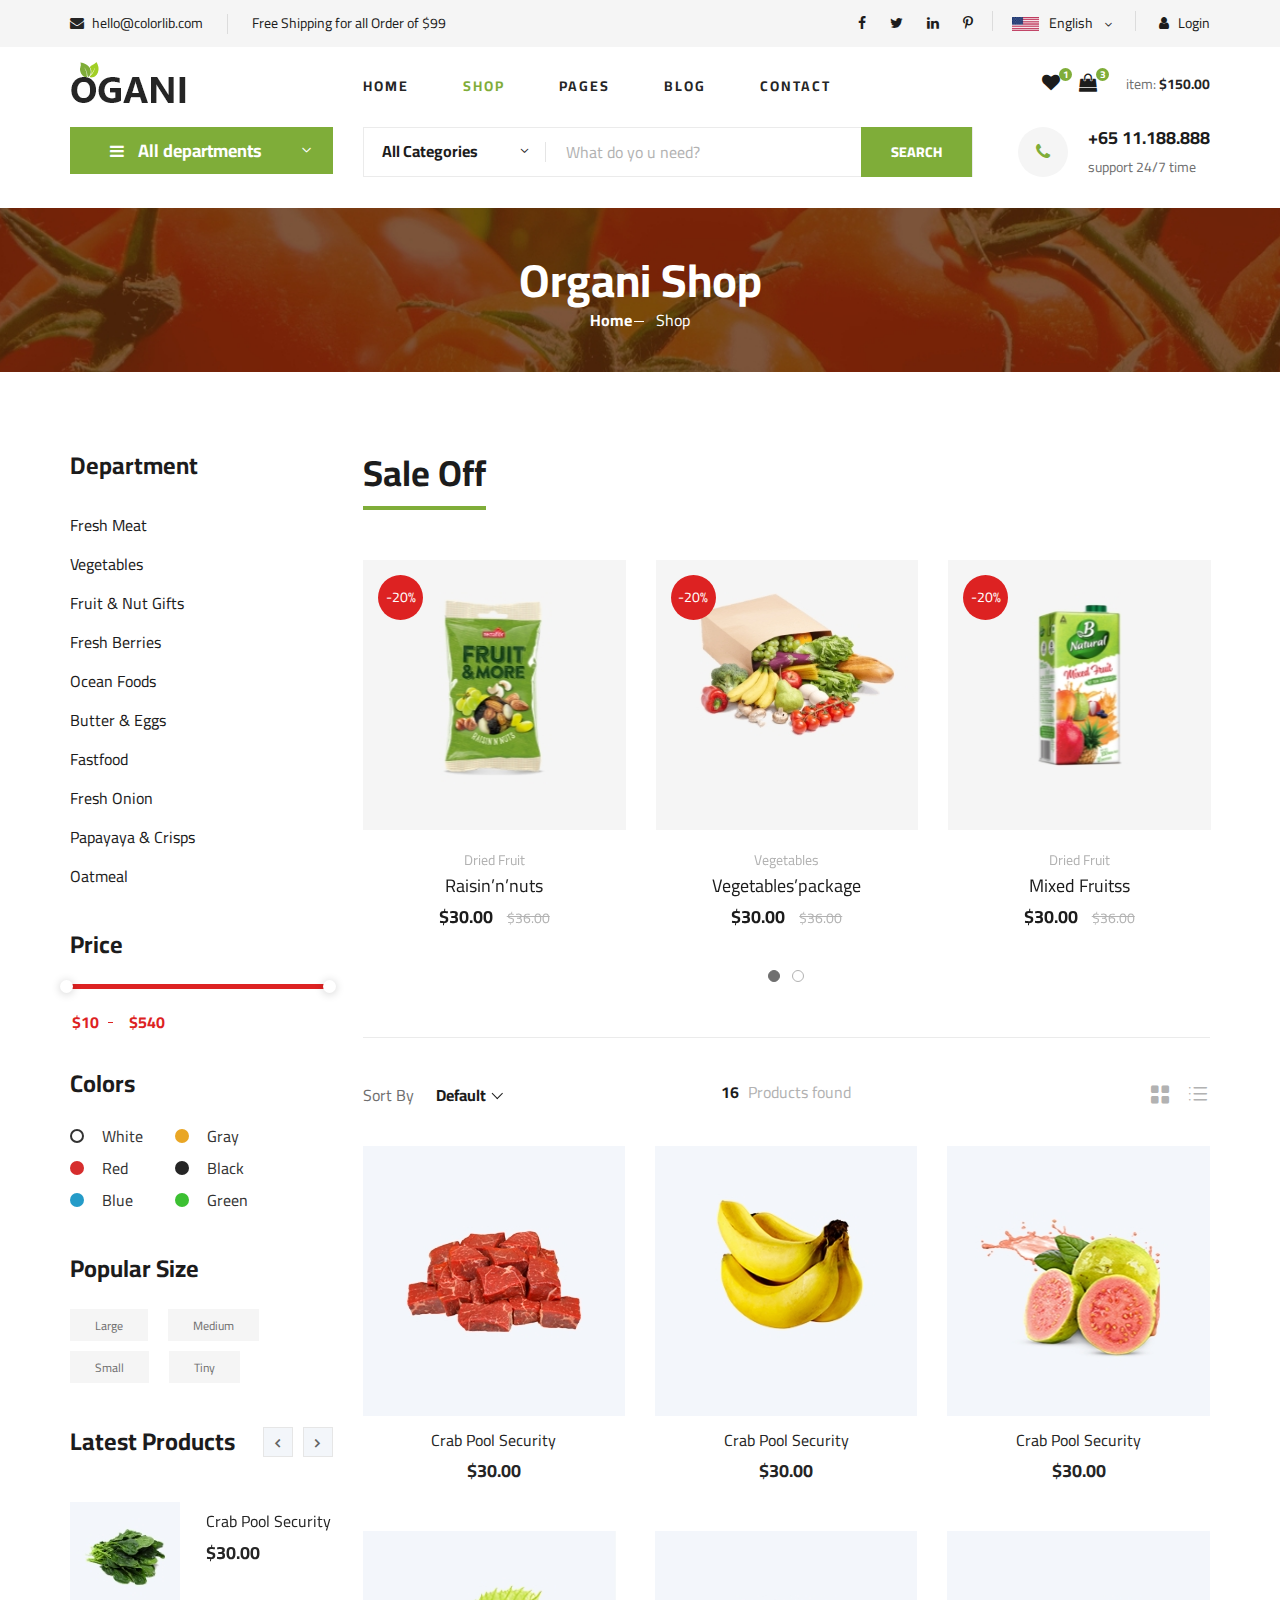
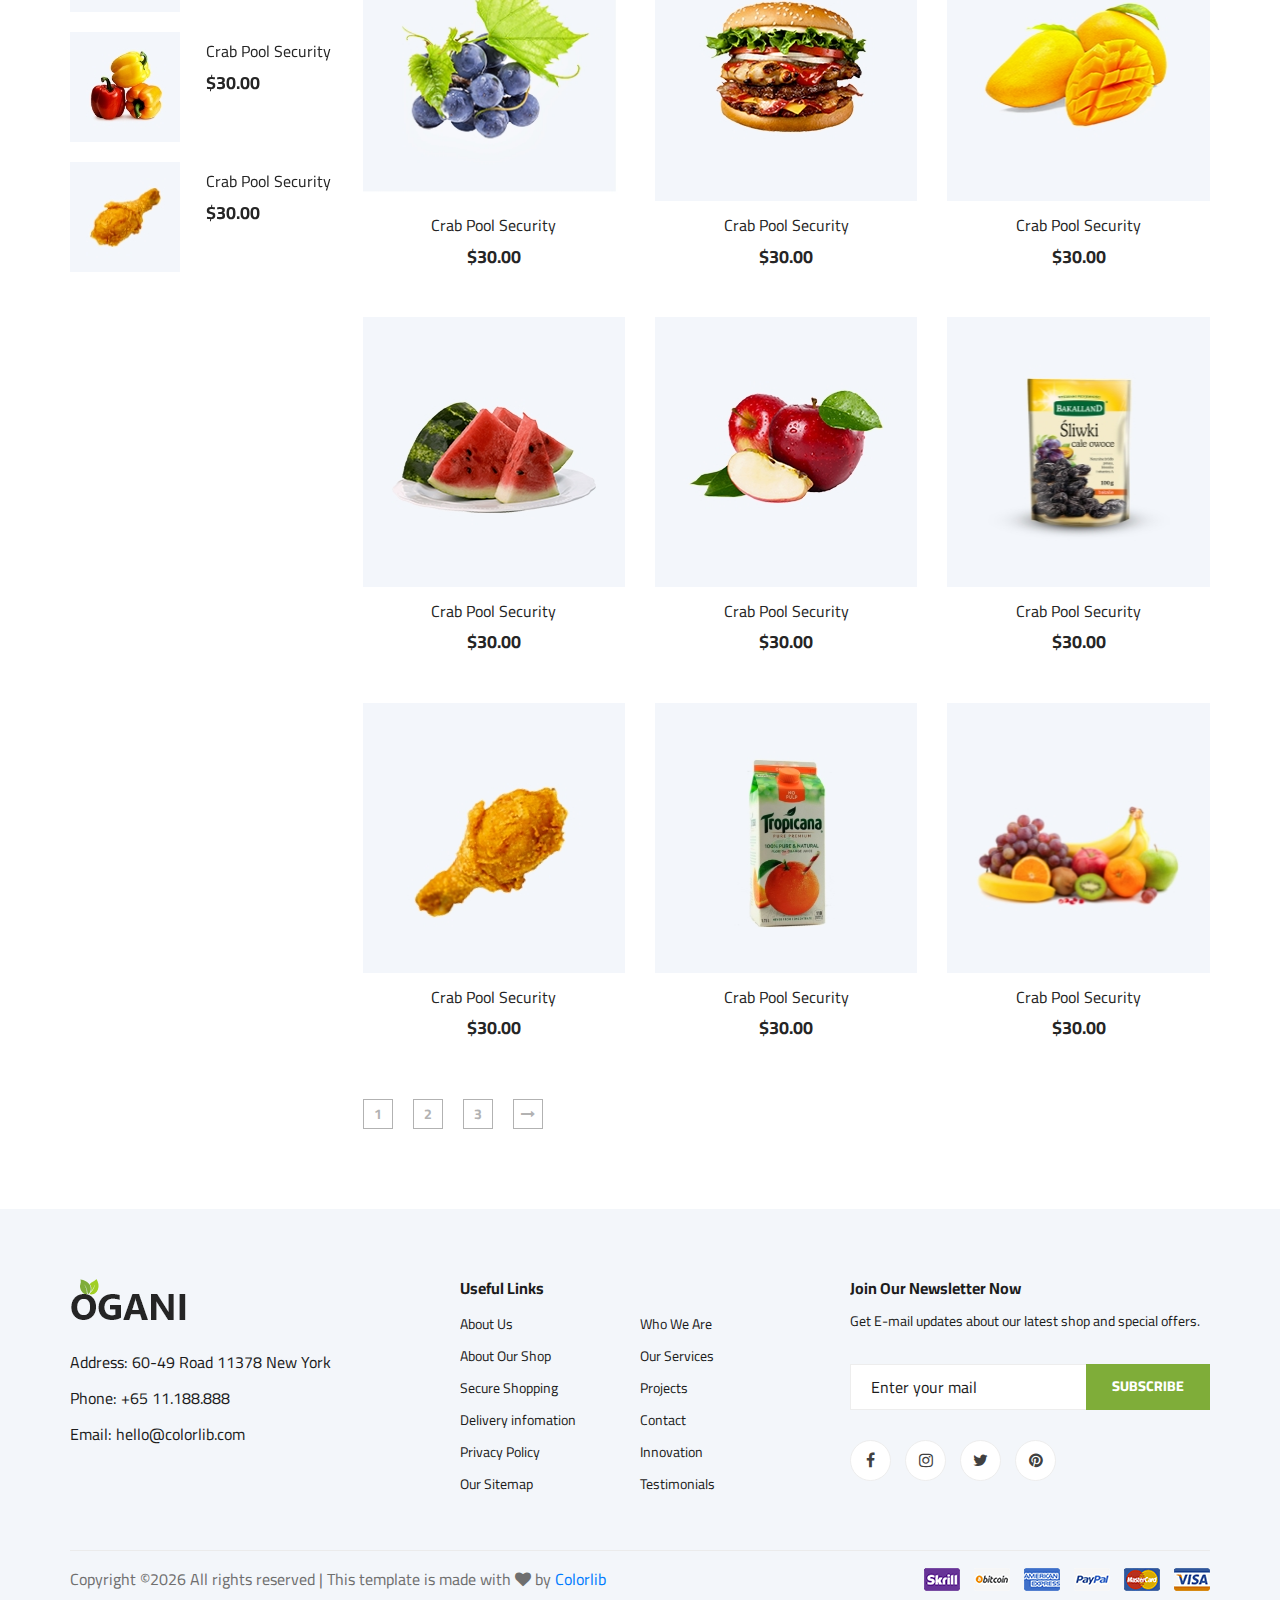
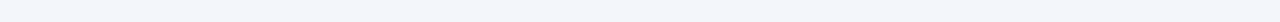
<file: EvGurmesiMVC/ogani-master/shop-grid.html>
<!DOCTYPE html>
<html lang="zxx">

<head>
    <meta charset="UTF-8">
    <meta name="description" content="Ogani Template">
    <meta name="keywords" content="Ogani, unica, creative, html">
    <meta name="viewport" content="width=device-width, initial-scale=1.0">
    <meta http-equiv="X-UA-Compatible" content="ie=edge">
    <title>Ogani | Template</title>

    <!-- Google Font -->
    <link href="https://fonts.googleapis.com/css2?family=Cairo:wght@200;300;400;600;900&display=swap" rel="stylesheet">

    <!-- Css Styles -->
    <link rel="stylesheet" href="css/bootstrap.min.css" type="text/css">
    <link rel="stylesheet" href="css/font-awesome.min.css" type="text/css">
    <link rel="stylesheet" href="css/elegant-icons.css" type="text/css">
    <link rel="stylesheet" href="css/nice-select.css" type="text/css">
    <link rel="stylesheet" href="css/jquery-ui.min.css" type="text/css">
    <link rel="stylesheet" href="css/owl.carousel.min.css" type="text/css">
    <link rel="stylesheet" href="css/slicknav.min.css" type="text/css">
    <link rel="stylesheet" href="css/style.css" type="text/css">
</head>

<body>
    <!-- Page Preloder -->
    <div id="preloder">
        <div class="loader"></div>
    </div>

    <!-- Humberger Begin -->
    <div class="humberger__menu__overlay"></div>
    <div class="humberger__menu__wrapper">
        <div class="humberger__menu__logo">
            <a href="#"><img src="img/logo.png" alt=""></a>
        </div>
        <div class="humberger__menu__cart">
            <ul>
                <li><a href="#"><i class="fa fa-heart"></i> <span>1</span></a></li>
                <li><a href="#"><i class="fa fa-shopping-bag"></i> <span>3</span></a></li>
            </ul>
            <div class="header__cart__price">item: <span>$150.00</span></div>
        </div>
        <div class="humberger__menu__widget">
            <div class="header__top__right__language">
                <img src="img/language.png" alt="">
                <div>English</div>
                <span class="arrow_carrot-down"></span>
                <ul>
                    <li><a href="#">Spanis</a></li>
                    <li><a href="#">English</a></li>
                </ul>
            </div>
            <div class="header__top__right__auth">
                <a href="#"><i class="fa fa-user"></i> Login</a>
            </div>
        </div>
        <nav class="humberger__menu__nav mobile-menu">
            <ul>
                <li class="active"><a href="./index.html">Home</a></li>
                <li><a href="./shop-grid.html">Shop</a></li>
                <li><a href="#">Pages</a>
                    <ul class="header__menu__dropdown">
                        <li><a href="./shop-details.html">Shop Details</a></li>
                        <li><a href="./shoping-cart.html">Shoping Cart</a></li>
                        <li><a href="./checkout.html">Check Out</a></li>
                        <li><a href="./blog-details.html">Blog Details</a></li>
                    </ul>
                </li>
                <li><a href="./blog.html">Blog</a></li>
                <li><a href="./contact.html">Contact</a></li>
            </ul>
        </nav>
        <div id="mobile-menu-wrap"></div>
        <div class="header__top__right__social">
            <a href="#"><i class="fa fa-facebook"></i></a>
            <a href="#"><i class="fa fa-twitter"></i></a>
            <a href="#"><i class="fa fa-linkedin"></i></a>
            <a href="#"><i class="fa fa-pinterest-p"></i></a>
        </div>
        <div class="humberger__menu__contact">
            <ul>
                <li><i class="fa fa-envelope"></i> hello@colorlib.com</li>
                <li>Free Shipping for all Order of $99</li>
            </ul>
        </div>
    </div>
    <!-- Humberger End -->

    <!-- Header Section Begin -->
    <header class="header">
        <div class="header__top">
            <div class="container">
                <div class="row">
                    <div class="col-lg-6">
                        <div class="header__top__left">
                            <ul>
                                <li><i class="fa fa-envelope"></i> hello@colorlib.com</li>
                                <li>Free Shipping for all Order of $99</li>
                            </ul>
                        </div>
                    </div>
                    <div class="col-lg-6">
                        <div class="header__top__right">
                            <div class="header__top__right__social">
                                <a href="#"><i class="fa fa-facebook"></i></a>
                                <a href="#"><i class="fa fa-twitter"></i></a>
                                <a href="#"><i class="fa fa-linkedin"></i></a>
                                <a href="#"><i class="fa fa-pinterest-p"></i></a>
                            </div>
                            <div class="header__top__right__language">
                                <img src="img/language.png" alt="">
                                <div>English</div>
                                <span class="arrow_carrot-down"></span>
                                <ul>
                                    <li><a href="#">Spanis</a></li>
                                    <li><a href="#">English</a></li>
                                </ul>
                            </div>
                            <div class="header__top__right__auth">
                                <a href="#"><i class="fa fa-user"></i> Login</a>
                            </div>
                        </div>
                    </div>
                </div>
            </div>
        </div>
        <div class="container">
            <div class="row">
                <div class="col-lg-3">
                    <div class="header__logo">
                        <a href="./index.html"><img src="img/logo.png" alt=""></a>
                    </div>
                </div>
                <div class="col-lg-6">
                    <nav class="header__menu">
                        <ul>
                            <li><a href="./index.html">Home</a></li>
                            <li class="active"><a href="./shop-grid.html">Shop</a></li>
                            <li><a href="#">Pages</a>
                                <ul class="header__menu__dropdown">
                                    <li><a href="./shop-details.html">Shop Details</a></li>
                                    <li><a href="./shoping-cart.html">Shoping Cart</a></li>
                                    <li><a href="./checkout.html">Check Out</a></li>
                                    <li><a href="./blog-details.html">Blog Details</a></li>
                                </ul>
                            </li>
                            <li><a href="./blog.html">Blog</a></li>
                            <li><a href="./contact.html">Contact</a></li>
                        </ul>
                    </nav>
                </div>
                <div class="col-lg-3">
                    <div class="header__cart">
                        <ul>
                            <li><a href="#"><i class="fa fa-heart"></i> <span>1</span></a></li>
                            <li><a href="#"><i class="fa fa-shopping-bag"></i> <span>3</span></a></li>
                        </ul>
                        <div class="header__cart__price">item: <span>$150.00</span></div>
                    </div>
                </div>
            </div>
            <div class="humberger__open">
                <i class="fa fa-bars"></i>
            </div>
        </div>
    </header>
    <!-- Header Section End -->

    <!-- Hero Section Begin -->
    <section class="hero hero-normal">
        <div class="container">
            <div class="row">
                <div class="col-lg-3">
                    <div class="hero__categories">
                        <div class="hero__categories__all">
                            <i class="fa fa-bars"></i>
                            <span>All departments</span>
                        </div>
                        <ul>
                            <li><a href="#">Fresh Meat</a></li>
                            <li><a href="#">Vegetables</a></li>
                            <li><a href="#">Fruit & Nut Gifts</a></li>
                            <li><a href="#">Fresh Berries</a></li>
                            <li><a href="#">Ocean Foods</a></li>
                            <li><a href="#">Butter & Eggs</a></li>
                            <li><a href="#">Fastfood</a></li>
                            <li><a href="#">Fresh Onion</a></li>
                            <li><a href="#">Papayaya & Crisps</a></li>
                            <li><a href="#">Oatmeal</a></li>
                            <li><a href="#">Fresh Bananas</a></li>
                        </ul>
                    </div>
                </div>
                <div class="col-lg-9">
                    <div class="hero__search">
                        <div class="hero__search__form">
                            <form action="#">
                                <div class="hero__search__categories">
                                    All Categories
                                    <span class="arrow_carrot-down"></span>
                                </div>
                                <input type="text" placeholder="What do yo u need?">
                                <button type="submit" class="site-btn">SEARCH</button>
                            </form>
                        </div>
                        <div class="hero__search__phone">
                            <div class="hero__search__phone__icon">
                                <i class="fa fa-phone"></i>
                            </div>
                            <div class="hero__search__phone__text">
                                <h5>+65 11.188.888</h5>
                                <span>support 24/7 time</span>
                            </div>
                        </div>
                    </div>
                </div>
            </div>
        </div>
    </section>
    <!-- Hero Section End -->

    <!-- Breadcrumb Section Begin -->
    <section class="breadcrumb-section set-bg" data-setbg="img/breadcrumb.jpg">
        <div class="container">
            <div class="row">
                <div class="col-lg-12 text-center">
                    <div class="breadcrumb__text">
                        <h2>Organi Shop</h2>
                        <div class="breadcrumb__option">
                            <a href="./index.html">Home</a>
                            <span>Shop</span>
                        </div>
                    </div>
                </div>
            </div>
        </div>
    </section>
    <!-- Breadcrumb Section End -->

    <!-- Product Section Begin -->
    <section class="product spad">
        <div class="container">
            <div class="row">
                <div class="col-lg-3 col-md-5">
                    <div class="sidebar">
                        <div class="sidebar__item">
                            <h4>Department</h4>
                            <ul>
                                <li><a href="#">Fresh Meat</a></li>
                                <li><a href="#">Vegetables</a></li>
                                <li><a href="#">Fruit & Nut Gifts</a></li>
                                <li><a href="#">Fresh Berries</a></li>
                                <li><a href="#">Ocean Foods</a></li>
                                <li><a href="#">Butter & Eggs</a></li>
                                <li><a href="#">Fastfood</a></li>
                                <li><a href="#">Fresh Onion</a></li>
                                <li><a href="#">Papayaya & Crisps</a></li>
                                <li><a href="#">Oatmeal</a></li>
                            </ul>
                        </div>
                        <div class="sidebar__item">
                            <h4>Price</h4>
                            <div class="price-range-wrap">
                                <div class="price-range ui-slider ui-corner-all ui-slider-horizontal ui-widget ui-widget-content"
                                    data-min="10" data-max="540">
                                    <div class="ui-slider-range ui-corner-all ui-widget-header"></div>
                                    <span tabindex="0" class="ui-slider-handle ui-corner-all ui-state-default"></span>
                                    <span tabindex="0" class="ui-slider-handle ui-corner-all ui-state-default"></span>
                                </div>
                                <div class="range-slider">
                                    <div class="price-input">
                                        <input type="text" id="minamount">
                                        <input type="text" id="maxamount">
                                    </div>
                                </div>
                            </div>
                        </div>
                        <div class="sidebar__item sidebar__item__color--option">
                            <h4>Colors</h4>
                            <div class="sidebar__item__color sidebar__item__color--white">
                                <label for="white">
                                    White
                                    <input type="radio" id="white">
                                </label>
                            </div>
                            <div class="sidebar__item__color sidebar__item__color--gray">
                                <label for="gray">
                                    Gray
                                    <input type="radio" id="gray">
                                </label>
                            </div>
                            <div class="sidebar__item__color sidebar__item__color--red">
                                <label for="red">
                                    Red
                                    <input type="radio" id="red">
                                </label>
                            </div>
                            <div class="sidebar__item__color sidebar__item__color--black">
                                <label for="black">
                                    Black
                                    <input type="radio" id="black">
                                </label>
                            </div>
                            <div class="sidebar__item__color sidebar__item__color--blue">
                                <label for="blue">
                                    Blue
                                    <input type="radio" id="blue">
                                </label>
                            </div>
                            <div class="sidebar__item__color sidebar__item__color--green">
                                <label for="green">
                                    Green
                                    <input type="radio" id="green">
                                </label>
                            </div>
                        </div>
                        <div class="sidebar__item">
                            <h4>Popular Size</h4>
                            <div class="sidebar__item__size">
                                <label for="large">
                                    Large
                                    <input type="radio" id="large">
                                </label>
                            </div>
                            <div class="sidebar__item__size">
                                <label for="medium">
                                    Medium
                                    <input type="radio" id="medium">
                                </label>
                            </div>
                            <div class="sidebar__item__size">
                                <label for="small">
                                    Small
                                    <input type="radio" id="small">
                                </label>
                            </div>
                            <div class="sidebar__item__size">
                                <label for="tiny">
                                    Tiny
                                    <input type="radio" id="tiny">
                                </label>
                            </div>
                        </div>
                        <div class="sidebar__item">
                            <div class="latest-product__text">
                                <h4>Latest Products</h4>
                                <div class="latest-product__slider owl-carousel">
                                    <div class="latest-prdouct__slider__item">
                                        <a href="#" class="latest-product__item">
                                            <div class="latest-product__item__pic">
                                                <img src="img/latest-product/lp-1.jpg" alt="">
                                            </div>
                                            <div class="latest-product__item__text">
                                                <h6>Crab Pool Security</h6>
                                                <span>$30.00</span>
                                            </div>
                                        </a>
                                        <a href="#" class="latest-product__item">
                                            <div class="latest-product__item__pic">
                                                <img src="img/latest-product/lp-2.jpg" alt="">
                                            </div>
                                            <div class="latest-product__item__text">
                                                <h6>Crab Pool Security</h6>
                                                <span>$30.00</span>
                                            </div>
                                        </a>
                                        <a href="#" class="latest-product__item">
                                            <div class="latest-product__item__pic">
                                                <img src="img/latest-product/lp-3.jpg" alt="">
                                            </div>
                                            <div class="latest-product__item__text">
                                                <h6>Crab Pool Security</h6>
                                                <span>$30.00</span>
                                            </div>
                                        </a>
                                    </div>
                                    <div class="latest-prdouct__slider__item">
                                        <a href="#" class="latest-product__item">
                                            <div class="latest-product__item__pic">
                                                <img src="img/latest-product/lp-1.jpg" alt="">
                                            </div>
                                            <div class="latest-product__item__text">
                                                <h6>Crab Pool Security</h6>
                                                <span>$30.00</span>
                                            </div>
                                        </a>
                                        <a href="#" class="latest-product__item">
                                            <div class="latest-product__item__pic">
                                                <img src="img/latest-product/lp-2.jpg" alt="">
                                            </div>
                                            <div class="latest-product__item__text">
                                                <h6>Crab Pool Security</h6>
                                                <span>$30.00</span>
                                            </div>
                                        </a>
                                        <a href="#" class="latest-product__item">
                                            <div class="latest-product__item__pic">
                                                <img src="img/latest-product/lp-3.jpg" alt="">
                                            </div>
                                            <div class="latest-product__item__text">
                                                <h6>Crab Pool Security</h6>
                                                <span>$30.00</span>
                                            </div>
                                        </a>
                                    </div>
                                </div>
                            </div>
                        </div>
                    </div>
                </div>
                <div class="col-lg-9 col-md-7">
                    <div class="product__discount">
                        <div class="section-title product__discount__title">
                            <h2>Sale Off</h2>
                        </div>
                        <div class="row">
                            <div class="product__discount__slider owl-carousel">
                                <div class="col-lg-4">
                                    <div class="product__discount__item">
                                        <div class="product__discount__item__pic set-bg"
                                            data-setbg="img/product/discount/pd-1.jpg">
                                            <div class="product__discount__percent">-20%</div>
                                            <ul class="product__item__pic__hover">
                                                <li><a href="#"><i class="fa fa-heart"></i></a></li>
                                                <li><a href="#"><i class="fa fa-retweet"></i></a></li>
                                                <li><a href="#"><i class="fa fa-shopping-cart"></i></a></li>
                                            </ul>
                                        </div>
                                        <div class="product__discount__item__text">
                                            <span>Dried Fruit</span>
                                            <h5><a href="#">Raisin’n’nuts</a></h5>
                                            <div class="product__item__price">$30.00 <span>$36.00</span></div>
                                        </div>
                                    </div>
                                </div>
                                <div class="col-lg-4">
                                    <div class="product__discount__item">
                                        <div class="product__discount__item__pic set-bg"
                                            data-setbg="img/product/discount/pd-2.jpg">
                                            <div class="product__discount__percent">-20%</div>
                                            <ul class="product__item__pic__hover">
                                                <li><a href="#"><i class="fa fa-heart"></i></a></li>
                                                <li><a href="#"><i class="fa fa-retweet"></i></a></li>
                                                <li><a href="#"><i class="fa fa-shopping-cart"></i></a></li>
                                            </ul>
                                        </div>
                                        <div class="product__discount__item__text">
                                            <span>Vegetables</span>
                                            <h5><a href="#">Vegetables’package</a></h5>
                                            <div class="product__item__price">$30.00 <span>$36.00</span></div>
                                        </div>
                                    </div>
                                </div>
                                <div class="col-lg-4">
                                    <div class="product__discount__item">
                                        <div class="product__discount__item__pic set-bg"
                                            data-setbg="img/product/discount/pd-3.jpg">
                                            <div class="product__discount__percent">-20%</div>
                                            <ul class="product__item__pic__hover">
                                                <li><a href="#"><i class="fa fa-heart"></i></a></li>
                                                <li><a href="#"><i class="fa fa-retweet"></i></a></li>
                                                <li><a href="#"><i class="fa fa-shopping-cart"></i></a></li>
                                            </ul>
                                        </div>
                                        <div class="product__discount__item__text">
                                            <span>Dried Fruit</span>
                                            <h5><a href="#">Mixed Fruitss</a></h5>
                                            <div class="product__item__price">$30.00 <span>$36.00</span></div>
                                        </div>
                                    </div>
                                </div>
                                <div class="col-lg-4">
                                    <div class="product__discount__item">
                                        <div class="product__discount__item__pic set-bg"
                                            data-setbg="img/product/discount/pd-4.jpg">
                                            <div class="product__discount__percent">-20%</div>
                                            <ul class="product__item__pic__hover">
                                                <li><a href="#"><i class="fa fa-heart"></i></a></li>
                                                <li><a href="#"><i class="fa fa-retweet"></i></a></li>
                                                <li><a href="#"><i class="fa fa-shopping-cart"></i></a></li>
                                            </ul>
                                        </div>
                                        <div class="product__discount__item__text">
                                            <span>Dried Fruit</span>
                                            <h5><a href="#">Raisin’n’nuts</a></h5>
                                            <div class="product__item__price">$30.00 <span>$36.00</span></div>
                                        </div>
                                    </div>
                                </div>
                                <div class="col-lg-4">
                                    <div class="product__discount__item">
                                        <div class="product__discount__item__pic set-bg"
                                            data-setbg="img/product/discount/pd-5.jpg">
                                            <div class="product__discount__percent">-20%</div>
                                            <ul class="product__item__pic__hover">
                                                <li><a href="#"><i class="fa fa-heart"></i></a></li>
                                                <li><a href="#"><i class="fa fa-retweet"></i></a></li>
                                                <li><a href="#"><i class="fa fa-shopping-cart"></i></a></li>
                                            </ul>
                                        </div>
                                        <div class="product__discount__item__text">
                                            <span>Dried Fruit</span>
                                            <h5><a href="#">Raisin’n’nuts</a></h5>
                                            <div class="product__item__price">$30.00 <span>$36.00</span></div>
                                        </div>
                                    </div>
                                </div>
                                <div class="col-lg-4">
                                    <div class="product__discount__item">
                                        <div class="product__discount__item__pic set-bg"
                                            data-setbg="img/product/discount/pd-6.jpg">
                                            <div class="product__discount__percent">-20%</div>
                                            <ul class="product__item__pic__hover">
                                                <li><a href="#"><i class="fa fa-heart"></i></a></li>
                                                <li><a href="#"><i class="fa fa-retweet"></i></a></li>
                                                <li><a href="#"><i class="fa fa-shopping-cart"></i></a></li>
                                            </ul>
                                        </div>
                                        <div class="product__discount__item__text">
                                            <span>Dried Fruit</span>
                                            <h5><a href="#">Raisin’n’nuts</a></h5>
                                            <div class="product__item__price">$30.00 <span>$36.00</span></div>
                                        </div>
                                    </div>
                                </div>
                            </div>
                        </div>
                    </div>
                    <div class="filter__item">
                        <div class="row">
                            <div class="col-lg-4 col-md-5">
                                <div class="filter__sort">
                                    <span>Sort By</span>
                                    <select>
                                        <option value="0">Default</option>
                                        <option value="0">Default</option>
                                    </select>
                                </div>
                            </div>
                            <div class="col-lg-4 col-md-4">
                                <div class="filter__found">
                                    <h6><span>16</span> Products found</h6>
                                </div>
                            </div>
                            <div class="col-lg-4 col-md-3">
                                <div class="filter__option">
                                    <span class="icon_grid-2x2"></span>
                                    <span class="icon_ul"></span>
                                </div>
                            </div>
                        </div>
                    </div>
                    <div class="row">
                        <div class="col-lg-4 col-md-6 col-sm-6">
                            <div class="product__item">
                                <div class="product__item__pic set-bg" data-setbg="img/product/product-1.jpg">
                                    <ul class="product__item__pic__hover">
                                        <li><a href="#"><i class="fa fa-heart"></i></a></li>
                                        <li><a href="#"><i class="fa fa-retweet"></i></a></li>
                                        <li><a href="#"><i class="fa fa-shopping-cart"></i></a></li>
                                    </ul>
                                </div>
                                <div class="product__item__text">
                                    <h6><a href="#">Crab Pool Security</a></h6>
                                    <h5>$30.00</h5>
                                </div>
                            </div>
                        </div>
                        <div class="col-lg-4 col-md-6 col-sm-6">
                            <div class="product__item">
                                <div class="product__item__pic set-bg" data-setbg="img/product/product-2.jpg">
                                    <ul class="product__item__pic__hover">
                                        <li><a href="#"><i class="fa fa-heart"></i></a></li>
                                        <li><a href="#"><i class="fa fa-retweet"></i></a></li>
                                        <li><a href="#"><i class="fa fa-shopping-cart"></i></a></li>
                                    </ul>
                                </div>
                                <div class="product__item__text">
                                    <h6><a href="#">Crab Pool Security</a></h6>
                                    <h5>$30.00</h5>
                                </div>
                            </div>
                        </div>
                        <div class="col-lg-4 col-md-6 col-sm-6">
                            <div class="product__item">
                                <div class="product__item__pic set-bg" data-setbg="img/product/product-3.jpg">
                                    <ul class="product__item__pic__hover">
                                        <li><a href="#"><i class="fa fa-heart"></i></a></li>
                                        <li><a href="#"><i class="fa fa-retweet"></i></a></li>
                                        <li><a href="#"><i class="fa fa-shopping-cart"></i></a></li>
                                    </ul>
                                </div>
                                <div class="product__item__text">
                                    <h6><a href="#">Crab Pool Security</a></h6>
                                    <h5>$30.00</h5>
                                </div>
                            </div>
                        </div>
                        <div class="col-lg-4 col-md-6 col-sm-6">
                            <div class="product__item">
                                <div class="product__item__pic set-bg" data-setbg="img/product/product-4.jpg">
                                    <ul class="product__item__pic__hover">
                                        <li><a href="#"><i class="fa fa-heart"></i></a></li>
                                        <li><a href="#"><i class="fa fa-retweet"></i></a></li>
                                        <li><a href="#"><i class="fa fa-shopping-cart"></i></a></li>
                                    </ul>
                                </div>
                                <div class="product__item__text">
                                    <h6><a href="#">Crab Pool Security</a></h6>
                                    <h5>$30.00</h5>
                                </div>
                            </div>
                        </div>
                        <div class="col-lg-4 col-md-6 col-sm-6">
                            <div class="product__item">
                                <div class="product__item__pic set-bg" data-setbg="img/product/product-5.jpg">
                                    <ul class="product__item__pic__hover">
                                        <li><a href="#"><i class="fa fa-heart"></i></a></li>
                                        <li><a href="#"><i class="fa fa-retweet"></i></a></li>
                                        <li><a href="#"><i class="fa fa-shopping-cart"></i></a></li>
                                    </ul>
                                </div>
                                <div class="product__item__text">
                                    <h6><a href="#">Crab Pool Security</a></h6>
                                    <h5>$30.00</h5>
                                </div>
                            </div>
                        </div>
                        <div class="col-lg-4 col-md-6 col-sm-6">
                            <div class="product__item">
                                <div class="product__item__pic set-bg" data-setbg="img/product/product-6.jpg">
                                    <ul class="product__item__pic__hover">
                                        <li><a href="#"><i class="fa fa-heart"></i></a></li>
                                        <li><a href="#"><i class="fa fa-retweet"></i></a></li>
                                        <li><a href="#"><i class="fa fa-shopping-cart"></i></a></li>
                                    </ul>
                                </div>
                                <div class="product__item__text">
                                    <h6><a href="#">Crab Pool Security</a></h6>
                                    <h5>$30.00</h5>
                                </div>
                            </div>
                        </div>
                        <div class="col-lg-4 col-md-6 col-sm-6">
                            <div class="product__item">
                                <div class="product__item__pic set-bg" data-setbg="img/product/product-7.jpg">
                                    <ul class="product__item__pic__hover">
                                        <li><a href="#"><i class="fa fa-heart"></i></a></li>
                                        <li><a href="#"><i class="fa fa-retweet"></i></a></li>
                                        <li><a href="#"><i class="fa fa-shopping-cart"></i></a></li>
                                    </ul>
                                </div>
                                <div class="product__item__text">
                                    <h6><a href="#">Crab Pool Security</a></h6>
                                    <h5>$30.00</h5>
                                </div>
                            </div>
                        </div>
                        <div class="col-lg-4 col-md-6 col-sm-6">
                            <div class="product__item">
                                <div class="product__item__pic set-bg" data-setbg="img/product/product-8.jpg">
                                    <ul class="product__item__pic__hover">
                                        <li><a href="#"><i class="fa fa-heart"></i></a></li>
                                        <li><a href="#"><i class="fa fa-retweet"></i></a></li>
                                        <li><a href="#"><i class="fa fa-shopping-cart"></i></a></li>
                                    </ul>
                                </div>
                                <div class="product__item__text">
                                    <h6><a href="#">Crab Pool Security</a></h6>
                                    <h5>$30.00</h5>
                                </div>
                            </div>
                        </div>
                        <div class="col-lg-4 col-md-6 col-sm-6">
                            <div class="product__item">
                                <div class="product__item__pic set-bg" data-setbg="img/product/product-9.jpg">
                                    <ul class="product__item__pic__hover">
                                        <li><a href="#"><i class="fa fa-heart"></i></a></li>
                                        <li><a href="#"><i class="fa fa-retweet"></i></a></li>
                                        <li><a href="#"><i class="fa fa-shopping-cart"></i></a></li>
                                    </ul>
                                </div>
                                <div class="product__item__text">
                                    <h6><a href="#">Crab Pool Security</a></h6>
                                    <h5>$30.00</h5>
                                </div>
                            </div>
                        </div>
                        <div class="col-lg-4 col-md-6 col-sm-6">
                            <div class="product__item">
                                <div class="product__item__pic set-bg" data-setbg="img/product/product-10.jpg">
                                    <ul class="product__item__pic__hover">
                                        <li><a href="#"><i class="fa fa-heart"></i></a></li>
                                        <li><a href="#"><i class="fa fa-retweet"></i></a></li>
                                        <li><a href="#"><i class="fa fa-shopping-cart"></i></a></li>
                                    </ul>
                                </div>
                                <div class="product__item__text">
                                    <h6><a href="#">Crab Pool Security</a></h6>
                                    <h5>$30.00</h5>
                                </div>
                            </div>
                        </div>
                        <div class="col-lg-4 col-md-6 col-sm-6">
                            <div class="product__item">
                                <div class="product__item__pic set-bg" data-setbg="img/product/product-11.jpg">
                                    <ul class="product__item__pic__hover">
                                        <li><a href="#"><i class="fa fa-heart"></i></a></li>
                                        <li><a href="#"><i class="fa fa-retweet"></i></a></li>
                                        <li><a href="#"><i class="fa fa-shopping-cart"></i></a></li>
                                    </ul>
                                </div>
                                <div class="product__item__text">
                                    <h6><a href="#">Crab Pool Security</a></h6>
                                    <h5>$30.00</h5>
                                </div>
                            </div>
                        </div>
                        <div class="col-lg-4 col-md-6 col-sm-6">
                            <div class="product__item">
                                <div class="product__item__pic set-bg" data-setbg="img/product/product-12.jpg">
                                    <ul class="product__item__pic__hover">
                                        <li><a href="#"><i class="fa fa-heart"></i></a></li>
                                        <li><a href="#"><i class="fa fa-retweet"></i></a></li>
                                        <li><a href="#"><i class="fa fa-shopping-cart"></i></a></li>
                                    </ul>
                                </div>
                                <div class="product__item__text">
                                    <h6><a href="#">Crab Pool Security</a></h6>
                                    <h5>$30.00</h5>
                                </div>
                            </div>
                        </div>
                    </div>
                    <div class="product__pagination">
                        <a href="#">1</a>
                        <a href="#">2</a>
                        <a href="#">3</a>
                        <a href="#"><i class="fa fa-long-arrow-right"></i></a>
                    </div>
                </div>
            </div>
        </div>
    </section>
    <!-- Product Section End -->

    <!-- Footer Section Begin -->
    <footer class="footer spad">
        <div class="container">
            <div class="row">
                <div class="col-lg-3 col-md-6 col-sm-6">
                    <div class="footer__about">
                        <div class="footer__about__logo">
                            <a href="./index.html"><img src="img/logo.png" alt=""></a>
                        </div>
                        <ul>
                            <li>Address: 60-49 Road 11378 New York</li>
                            <li>Phone: +65 11.188.888</li>
                            <li>Email: hello@colorlib.com</li>
                        </ul>
                    </div>
                </div>
                <div class="col-lg-4 col-md-6 col-sm-6 offset-lg-1">
                    <div class="footer__widget">
                        <h6>Useful Links</h6>
                        <ul>
                            <li><a href="#">About Us</a></li>
                            <li><a href="#">About Our Shop</a></li>
                            <li><a href="#">Secure Shopping</a></li>
                            <li><a href="#">Delivery infomation</a></li>
                            <li><a href="#">Privacy Policy</a></li>
                            <li><a href="#">Our Sitemap</a></li>
                        </ul>
                        <ul>
                            <li><a href="#">Who We Are</a></li>
                            <li><a href="#">Our Services</a></li>
                            <li><a href="#">Projects</a></li>
                            <li><a href="#">Contact</a></li>
                            <li><a href="#">Innovation</a></li>
                            <li><a href="#">Testimonials</a></li>
                        </ul>
                    </div>
                </div>
                <div class="col-lg-4 col-md-12">
                    <div class="footer__widget">
                        <h6>Join Our Newsletter Now</h6>
                        <p>Get E-mail updates about our latest shop and special offers.</p>
                        <form action="#">
                            <input type="text" placeholder="Enter your mail">
                            <button type="submit" class="site-btn">Subscribe</button>
                        </form>
                        <div class="footer__widget__social">
                            <a href="#"><i class="fa fa-facebook"></i></a>
                            <a href="#"><i class="fa fa-instagram"></i></a>
                            <a href="#"><i class="fa fa-twitter"></i></a>
                            <a href="#"><i class="fa fa-pinterest"></i></a>
                        </div>
                    </div>
                </div>
            </div>
            <div class="row">
                <div class="col-lg-12">
                    <div class="footer__copyright">
                        <div class="footer__copyright__text"><p><!-- Link back to Colorlib can't be removed. Template is licensed under CC BY 3.0. -->
  Copyright &copy;<script>document.write(new Date().getFullYear());</script> All rights reserved | This template is made with <i class="fa fa-heart" aria-hidden="true"></i> by <a href="https://colorlib.com" target="_blank">Colorlib</a>
  <!-- Link back to Colorlib can't be removed. Template is licensed under CC BY 3.0. --></p></div>
                        <div class="footer__copyright__payment"><img src="img/payment-item.png" alt=""></div>
                    </div>
                </div>
            </div>
        </div>
    </footer>
    <!-- Footer Section End -->

    <!-- Js Plugins -->
    <script src="js/jquery-3.3.1.min.js"></script>
    <script src="js/bootstrap.min.js"></script>
    <script src="js/jquery.nice-select.min.js"></script>
    <script src="js/jquery-ui.min.js"></script>
    <script src="js/jquery.slicknav.js"></script>
    <script src="js/mixitup.min.js"></script>
    <script src="js/owl.carousel.min.js"></script>
    <script src="js/main.js"></script>



</body>

</html>
</file>
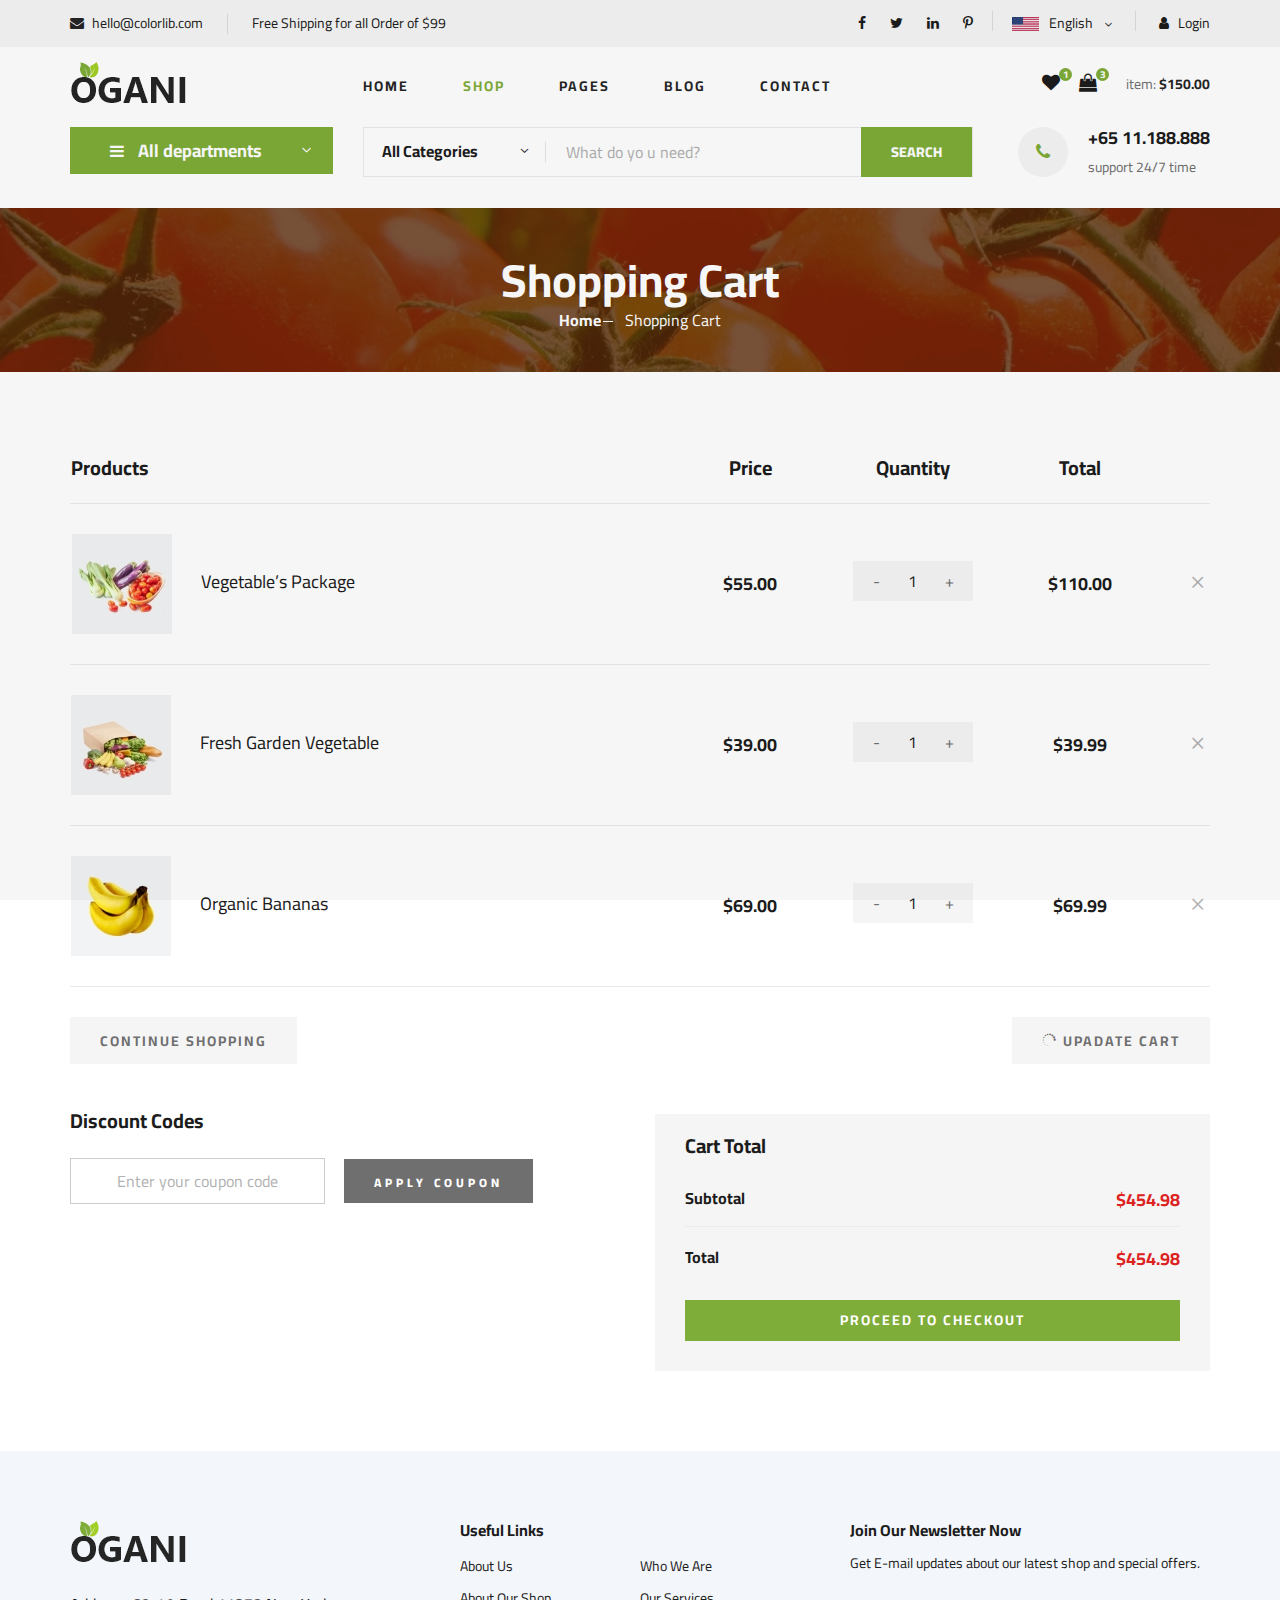
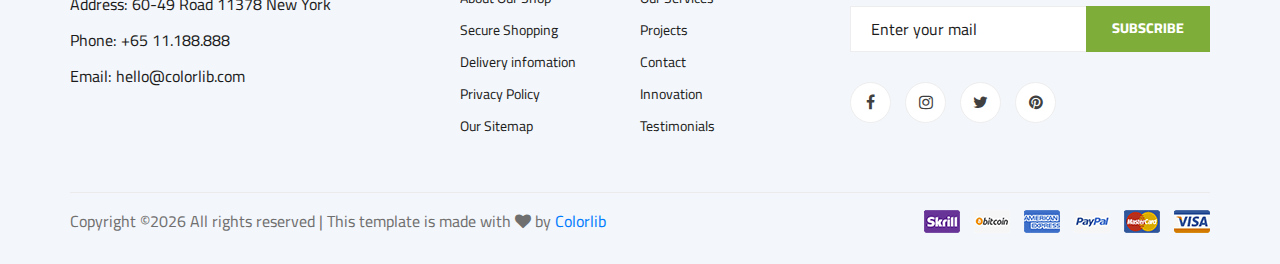
<file: EvGurmesiMVC/ogani-master/shoping-cart.html>
<!DOCTYPE html>
<html lang="zxx">

<head>
    <meta charset="UTF-8">
    <meta name="description" content="Ogani Template">
    <meta name="keywords" content="Ogani, unica, creative, html">
    <meta name="viewport" content="width=device-width, initial-scale=1.0">
    <meta http-equiv="X-UA-Compatible" content="ie=edge">
    <title>Ogani | Template</title>

    <!-- Google Font -->
    <link href="https://fonts.googleapis.com/css2?family=Cairo:wght@200;300;400;600;900&display=swap" rel="stylesheet">

    <!-- Css Styles -->
    <link rel="stylesheet" href="css/bootstrap.min.css" type="text/css">
    <link rel="stylesheet" href="css/font-awesome.min.css" type="text/css">
    <link rel="stylesheet" href="css/elegant-icons.css" type="text/css">
    <link rel="stylesheet" href="css/nice-select.css" type="text/css">
    <link rel="stylesheet" href="css/jquery-ui.min.css" type="text/css">
    <link rel="stylesheet" href="css/owl.carousel.min.css" type="text/css">
    <link rel="stylesheet" href="css/slicknav.min.css" type="text/css">
    <link rel="stylesheet" href="css/style.css" type="text/css">
</head>

<body>
    <!-- Page Preloder -->
    <div id="preloder">
        <div class="loader"></div>
    </div>

    <!-- Humberger Begin -->
    <div class="humberger__menu__overlay"></div>
    <div class="humberger__menu__wrapper">
        <div class="humberger__menu__logo">
            <a href="#"><img src="img/logo.png" alt=""></a>
        </div>
        <div class="humberger__menu__cart">
            <ul>
                <li><a href="#"><i class="fa fa-heart"></i> <span>1</span></a></li>
                <li><a href="#"><i class="fa fa-shopping-bag"></i> <span>3</span></a></li>
            </ul>
            <div class="header__cart__price">item: <span>$150.00</span></div>
        </div>
        <div class="humberger__menu__widget">
            <div class="header__top__right__language">
                <img src="img/language.png" alt="">
                <div>English</div>
                <span class="arrow_carrot-down"></span>
                <ul>
                    <li><a href="#">Spanis</a></li>
                    <li><a href="#">English</a></li>
                </ul>
            </div>
            <div class="header__top__right__auth">
                <a href="#"><i class="fa fa-user"></i> Login</a>
            </div>
        </div>
        <nav class="humberger__menu__nav mobile-menu">
            <ul>
                <li class="active"><a href="./index.html">Home</a></li>
                <li><a href="./shop-grid.html">Shop</a></li>
                <li><a href="#">Pages</a>
                    <ul class="header__menu__dropdown">
                        <li><a href="./shop-details.html">Shop Details</a></li>
                        <li><a href="./shoping-cart.html">Shoping Cart</a></li>
                        <li><a href="./checkout.html">Check Out</a></li>
                        <li><a href="./blog-details.html">Blog Details</a></li>
                    </ul>
                </li>
                <li><a href="./blog.html">Blog</a></li>
                <li><a href="./contact.html">Contact</a></li>
            </ul>
        </nav>
        <div id="mobile-menu-wrap"></div>
        <div class="header__top__right__social">
            <a href="#"><i class="fa fa-facebook"></i></a>
            <a href="#"><i class="fa fa-twitter"></i></a>
            <a href="#"><i class="fa fa-linkedin"></i></a>
            <a href="#"><i class="fa fa-pinterest-p"></i></a>
        </div>
        <div class="humberger__menu__contact">
            <ul>
                <li><i class="fa fa-envelope"></i> hello@colorlib.com</li>
                <li>Free Shipping for all Order of $99</li>
            </ul>
        </div>
    </div>
    <!-- Humberger End -->

    <!-- Header Section Begin -->
    <header class="header">
        <div class="header__top">
            <div class="container">
                <div class="row">
                    <div class="col-lg-6">
                        <div class="header__top__left">
                            <ul>
                                <li><i class="fa fa-envelope"></i> hello@colorlib.com</li>
                                <li>Free Shipping for all Order of $99</li>
                            </ul>
                        </div>
                    </div>
                    <div class="col-lg-6">
                        <div class="header__top__right">
                            <div class="header__top__right__social">
                                <a href="#"><i class="fa fa-facebook"></i></a>
                                <a href="#"><i class="fa fa-twitter"></i></a>
                                <a href="#"><i class="fa fa-linkedin"></i></a>
                                <a href="#"><i class="fa fa-pinterest-p"></i></a>
                            </div>
                            <div class="header__top__right__language">
                                <img src="img/language.png" alt="">
                                <div>English</div>
                                <span class="arrow_carrot-down"></span>
                                <ul>
                                    <li><a href="#">Spanis</a></li>
                                    <li><a href="#">English</a></li>
                                </ul>
                            </div>
                            <div class="header__top__right__auth">
                                <a href="#"><i class="fa fa-user"></i> Login</a>
                            </div>
                        </div>
                    </div>
                </div>
            </div>
        </div>
        <div class="container">
            <div class="row">
                <div class="col-lg-3">
                    <div class="header__logo">
                        <a href="./index.html"><img src="img/logo.png" alt=""></a>
                    </div>
                </div>
                <div class="col-lg-6">
                    <nav class="header__menu">
                        <ul>
                            <li><a href="./index.html">Home</a></li>
                            <li class="active"><a href="./shop-grid.html">Shop</a></li>
                            <li><a href="#">Pages</a>
                                <ul class="header__menu__dropdown">
                                    <li><a href="./shop-details.html">Shop Details</a></li>
                                    <li><a href="./shoping-cart.html">Shoping Cart</a></li>
                                    <li><a href="./checkout.html">Check Out</a></li>
                                    <li><a href="./blog-details.html">Blog Details</a></li>
                                </ul>
                            </li>
                            <li><a href="./blog.html">Blog</a></li>
                            <li><a href="./contact.html">Contact</a></li>
                        </ul>
                    </nav>
                </div>
                <div class="col-lg-3">
                    <div class="header__cart">
                        <ul>
                            <li><a href="#"><i class="fa fa-heart"></i> <span>1</span></a></li>
                            <li><a href="#"><i class="fa fa-shopping-bag"></i> <span>3</span></a></li>
                        </ul>
                        <div class="header__cart__price">item: <span>$150.00</span></div>
                    </div>
                </div>
            </div>
            <div class="humberger__open">
                <i class="fa fa-bars"></i>
            </div>
        </div>
    </header>
    <!-- Header Section End -->

    <!-- Hero Section Begin -->
    <section class="hero hero-normal">
        <div class="container">
            <div class="row">
                <div class="col-lg-3">
                    <div class="hero__categories">
                        <div class="hero__categories__all">
                            <i class="fa fa-bars"></i>
                            <span>All departments</span>
                        </div>
                        <ul>
                            <li><a href="#">Fresh Meat</a></li>
                            <li><a href="#">Vegetables</a></li>
                            <li><a href="#">Fruit & Nut Gifts</a></li>
                            <li><a href="#">Fresh Berries</a></li>
                            <li><a href="#">Ocean Foods</a></li>
                            <li><a href="#">Butter & Eggs</a></li>
                            <li><a href="#">Fastfood</a></li>
                            <li><a href="#">Fresh Onion</a></li>
                            <li><a href="#">Papayaya & Crisps</a></li>
                            <li><a href="#">Oatmeal</a></li>
                            <li><a href="#">Fresh Bananas</a></li>
                        </ul>
                    </div>
                </div>
                <div class="col-lg-9">
                    <div class="hero__search">
                        <div class="hero__search__form">
                            <form action="#">
                                <div class="hero__search__categories">
                                    All Categories
                                    <span class="arrow_carrot-down"></span>
                                </div>
                                <input type="text" placeholder="What do yo u need?">
                                <button type="submit" class="site-btn">SEARCH</button>
                            </form>
                        </div>
                        <div class="hero__search__phone">
                            <div class="hero__search__phone__icon">
                                <i class="fa fa-phone"></i>
                            </div>
                            <div class="hero__search__phone__text">
                                <h5>+65 11.188.888</h5>
                                <span>support 24/7 time</span>
                            </div>
                        </div>
                    </div>
                </div>
            </div>
        </div>
    </section>
    <!-- Hero Section End -->

    <!-- Breadcrumb Section Begin -->
    <section class="breadcrumb-section set-bg" data-setbg="img/breadcrumb.jpg">
        <div class="container">
            <div class="row">
                <div class="col-lg-12 text-center">
                    <div class="breadcrumb__text">
                        <h2>Shopping Cart</h2>
                        <div class="breadcrumb__option">
                            <a href="./index.html">Home</a>
                            <span>Shopping Cart</span>
                        </div>
                    </div>
                </div>
            </div>
        </div>
    </section>
    <!-- Breadcrumb Section End -->

    <!-- Shoping Cart Section Begin -->
    <section class="shoping-cart spad">
        <div class="container">
            <div class="row">
                <div class="col-lg-12">
                    <div class="shoping__cart__table">
                        <table>
                            <thead>
                                <tr>
                                    <th class="shoping__product">Products</th>
                                    <th>Price</th>
                                    <th>Quantity</th>
                                    <th>Total</th>
                                    <th></th>
                                </tr>
                            </thead>
                            <tbody>
                                <tr>
                                    <td class="shoping__cart__item">
                                        <img src="img/cart/cart-1.jpg" alt="">
                                        <h5>Vegetable’s Package</h5>
                                    </td>
                                    <td class="shoping__cart__price">
                                        $55.00
                                    </td>
                                    <td class="shoping__cart__quantity">
                                        <div class="quantity">
                                            <div class="pro-qty">
                                                <input type="text" value="1">
                                            </div>
                                        </div>
                                    </td>
                                    <td class="shoping__cart__total">
                                        $110.00
                                    </td>
                                    <td class="shoping__cart__item__close">
                                        <span class="icon_close"></span>
                                    </td>
                                </tr>
                                <tr>
                                    <td class="shoping__cart__item">
                                        <img src="img/cart/cart-2.jpg" alt="">
                                        <h5>Fresh Garden Vegetable</h5>
                                    </td>
                                    <td class="shoping__cart__price">
                                        $39.00
                                    </td>
                                    <td class="shoping__cart__quantity">
                                        <div class="quantity">
                                            <div class="pro-qty">
                                                <input type="text" value="1">
                                            </div>
                                        </div>
                                    </td>
                                    <td class="shoping__cart__total">
                                        $39.99
                                    </td>
                                    <td class="shoping__cart__item__close">
                                        <span class="icon_close"></span>
                                    </td>
                                </tr>
                                <tr>
                                    <td class="shoping__cart__item">
                                        <img src="img/cart/cart-3.jpg" alt="">
                                        <h5>Organic Bananas</h5>
                                    </td>
                                    <td class="shoping__cart__price">
                                        $69.00
                                    </td>
                                    <td class="shoping__cart__quantity">
                                        <div class="quantity">
                                            <div class="pro-qty">
                                                <input type="text" value="1">
                                            </div>
                                        </div>
                                    </td>
                                    <td class="shoping__cart__total">
                                        $69.99
                                    </td>
                                    <td class="shoping__cart__item__close">
                                        <span class="icon_close"></span>
                                    </td>
                                </tr>
                            </tbody>
                        </table>
                    </div>
                </div>
            </div>
            <div class="row">
                <div class="col-lg-12">
                    <div class="shoping__cart__btns">
                        <a href="#" class="primary-btn cart-btn">CONTINUE SHOPPING</a>
                        <a href="#" class="primary-btn cart-btn cart-btn-right"><span class="icon_loading"></span>
                            Upadate Cart</a>
                    </div>
                </div>
                <div class="col-lg-6">
                    <div class="shoping__continue">
                        <div class="shoping__discount">
                            <h5>Discount Codes</h5>
                            <form action="#">
                                <input type="text" placeholder="Enter your coupon code">
                                <button type="submit" class="site-btn">APPLY COUPON</button>
                            </form>
                        </div>
                    </div>
                </div>
                <div class="col-lg-6">
                    <div class="shoping__checkout">
                        <h5>Cart Total</h5>
                        <ul>
                            <li>Subtotal <span>$454.98</span></li>
                            <li>Total <span>$454.98</span></li>
                        </ul>
                        <a href="#" class="primary-btn">PROCEED TO CHECKOUT</a>
                    </div>
                </div>
            </div>
        </div>
    </section>
    <!-- Shoping Cart Section End -->

    <!-- Footer Section Begin -->
    <footer class="footer spad">
        <div class="container">
            <div class="row">
                <div class="col-lg-3 col-md-6 col-sm-6">
                    <div class="footer__about">
                        <div class="footer__about__logo">
                            <a href="./index.html"><img src="img/logo.png" alt=""></a>
                        </div>
                        <ul>
                            <li>Address: 60-49 Road 11378 New York</li>
                            <li>Phone: +65 11.188.888</li>
                            <li>Email: hello@colorlib.com</li>
                        </ul>
                    </div>
                </div>
                <div class="col-lg-4 col-md-6 col-sm-6 offset-lg-1">
                    <div class="footer__widget">
                        <h6>Useful Links</h6>
                        <ul>
                            <li><a href="#">About Us</a></li>
                            <li><a href="#">About Our Shop</a></li>
                            <li><a href="#">Secure Shopping</a></li>
                            <li><a href="#">Delivery infomation</a></li>
                            <li><a href="#">Privacy Policy</a></li>
                            <li><a href="#">Our Sitemap</a></li>
                        </ul>
                        <ul>
                            <li><a href="#">Who We Are</a></li>
                            <li><a href="#">Our Services</a></li>
                            <li><a href="#">Projects</a></li>
                            <li><a href="#">Contact</a></li>
                            <li><a href="#">Innovation</a></li>
                            <li><a href="#">Testimonials</a></li>
                        </ul>
                    </div>
                </div>
                <div class="col-lg-4 col-md-12">
                    <div class="footer__widget">
                        <h6>Join Our Newsletter Now</h6>
                        <p>Get E-mail updates about our latest shop and special offers.</p>
                        <form action="#">
                            <input type="text" placeholder="Enter your mail">
                            <button type="submit" class="site-btn">Subscribe</button>
                        </form>
                        <div class="footer__widget__social">
                            <a href="#"><i class="fa fa-facebook"></i></a>
                            <a href="#"><i class="fa fa-instagram"></i></a>
                            <a href="#"><i class="fa fa-twitter"></i></a>
                            <a href="#"><i class="fa fa-pinterest"></i></a>
                        </div>
                    </div>
                </div>
            </div>
            <div class="row">
                <div class="col-lg-12">
                    <div class="footer__copyright">
                        <div class="footer__copyright__text"><p><!-- Link back to Colorlib can't be removed. Template is licensed under CC BY 3.0. -->
  Copyright &copy;<script>document.write(new Date().getFullYear());</script> All rights reserved | This template is made with <i class="fa fa-heart" aria-hidden="true"></i> by <a href="https://colorlib.com" target="_blank">Colorlib</a>
  <!-- Link back to Colorlib can't be removed. Template is licensed under CC BY 3.0. --></p></div>
                        <div class="footer__copyright__payment"><img src="img/payment-item.png" alt=""></div>
                    </div>
                </div>
            </div>
        </div>
    </footer>
    <!-- Footer Section End -->

    <!-- Js Plugins -->
    <script src="js/jquery-3.3.1.min.js"></script>
    <script src="js/bootstrap.min.js"></script>
    <script src="js/jquery.nice-select.min.js"></script>
    <script src="js/jquery-ui.min.js"></script>
    <script src="js/jquery.slicknav.js"></script>
    <script src="js/mixitup.min.js"></script>
    <script src="js/owl.carousel.min.js"></script>
    <script src="js/main.js"></script>


</body>

</html>
</file>
<file: EvGurmesiMVC/colorlib-regform-2/vendor/datepicker/daterangepicker.css>
.daterangepicker {
  position: absolute;
  color: inherit;
  background-color: #fff;
  border-radius: 4px;
  width: 278px;
  padding: 4px;
  margin-top: 1px;
  top: 100px;
  left: 20px;
  /* Calendars */ }
  .daterangepicker:before, .daterangepicker:after {
    position: absolute;
    display: inline-block;
    border-bottom-color: rgba(0, 0, 0, 0.2);
    content: ''; }
  .daterangepicker:before {
    top: -7px;
    border-right: 7px solid transparent;
    border-left: 7px solid transparent;
    border-bottom: 7px solid #ccc; }
  .daterangepicker:after {
    top: -6px;
    border-right: 6px solid transparent;
    border-bottom: 6px solid #fff;
    border-left: 6px solid transparent; }
  .daterangepicker.opensleft:before {
    right: 9px; }
  .daterangepicker.opensleft:after {
    right: 10px; }
  .daterangepicker.openscenter:before {
    left: 0;
    right: 0;
    width: 0;
    margin-left: auto;
    margin-right: auto; }
  .daterangepicker.openscenter:after {
    left: 0;
    right: 0;
    width: 0;
    margin-left: auto;
    margin-right: auto; }
  .daterangepicker.opensright:before {
    left: 9px; }
  .daterangepicker.opensright:after {
    left: 10px; }
  .daterangepicker.dropup {
    margin-top: -5px; }
    .daterangepicker.dropup:before {
      top: initial;
      bottom: -7px;
      border-bottom: initial;
      border-top: 7px solid #ccc; }
    .daterangepicker.dropup:after {
      top: initial;
      bottom: -6px;
      border-bottom: initial;
      border-top: 6px solid #fff; }
  .daterangepicker.dropdown-menu {
    max-width: none;
    z-index: 3001; }
  .daterangepicker.single .ranges, .daterangepicker.single .calendar {
    float: none; }
  .daterangepicker.show-calendar .calendar {
    display: block; }
  .daterangepicker .calendar {
    display: none;
    max-width: 270px;
    margin: 4px; }
    .daterangepicker .calendar.single .calendar-table {
      border: none; }
    .daterangepicker .calendar th, .daterangepicker .calendar td {
      white-space: nowrap;
      text-align: center;
      min-width: 32px; }
  .daterangepicker .calendar-table {
    border: 1px solid #fff;
    padding: 4px;
    border-radius: 4px;
    background-color: #fff; }
  .daterangepicker table {
    width: 100%;
    margin: 0; }
  .daterangepicker td, .daterangepicker th {
    text-align: center;
    width: 20px;
    height: 20px;
    border-radius: 4px;
    border: 1px solid transparent;
    white-space: nowrap;
    cursor: pointer; }
    .daterangepicker td.available:hover, .daterangepicker th.available:hover {
      background-color: #eee;
      border-color: transparent;
      color: inherit; }
    .daterangepicker td.week, .daterangepicker th.week {
      font-size: 80%;
      color: #ccc; }
  .daterangepicker td.off, .daterangepicker td.off.in-range, .daterangepicker td.off.start-date, .daterangepicker td.off.end-date {
    background-color: #fff;
    border-color: transparent;
    color: #999; }
  .daterangepicker td.in-range {
    background-color: #ebf4f8;
    border-color: transparent;
    color: #000;
    border-radius: 0; }
  .daterangepicker td.start-date {
    border-radius: 4px 0 0 4px; }
  .daterangepicker td.end-date {
    border-radius: 0 4px 4px 0; }
  .daterangepicker td.start-date.end-date {
    border-radius: 4px; }
  .daterangepicker td.active, .daterangepicker td.active:hover {
    background-color: #357ebd;
    border-color: transparent;
    color: #fff; }
  .daterangepicker th.month {
    width: auto; }
  .daterangepicker td.disabled, .daterangepicker option.disabled {
    color: #999;
    cursor: not-allowed;
    text-decoration: line-through; }
  .daterangepicker select.monthselect, .daterangepicker select.yearselect {
    font-size: 12px;
    padding: 1px;
    height: auto;
    margin: 0;
    cursor: default; }
  .daterangepicker select.monthselect {
    margin-right: 2%;
    width: 56%; }
  .daterangepicker select.yearselect {
    width: 40%; }
  .daterangepicker select.hourselect, .daterangepicker select.minuteselect, .daterangepicker select.secondselect, .daterangepicker select.ampmselect {
    width: 50px;
    margin-bottom: 0; }
  .daterangepicker .input-mini {
    border: 1px solid #ccc;
    border-radius: 4px;
    color: #555;
    height: 30px;
    line-height: 30px;
    display: block;
    vertical-align: middle;
    margin: 0 0 5px 0;
    padding: 0 6px 0 28px;
    width: 100%; }
    .daterangepicker .input-mini.active {
      border: 1px solid #08c;
      border-radius: 4px; }
  .daterangepicker .daterangepicker_input {
    position: relative; }
    .daterangepicker .daterangepicker_input i {
      position: absolute;
      left: 8px;
      top: 8px; }
  .daterangepicker.rtl .input-mini {
    padding-right: 28px;
    padding-left: 6px; }
  .daterangepicker.rtl .daterangepicker_input i {
    left: auto;
    right: 8px; }
  .daterangepicker .calendar-time {
    text-align: center;
    margin: 5px auto;
    line-height: 30px;
    position: relative;
    padding-left: 28px; }
    .daterangepicker .calendar-time select.disabled {
      color: #ccc;
      cursor: not-allowed; }

.ranges {
  font-size: 11px;
  float: none;
  margin: 4px;
  text-align: left; }
  .ranges ul {
    list-style: none;
    margin: 0 auto;
    padding: 0;
    width: 100%; }
  .ranges li {
    font-size: 13px;
    background-color: #f5f5f5;
    border: 1px solid #f5f5f5;
    border-radius: 4px;
    color: #08c;
    padding: 3px 12px;
    margin-bottom: 8px;
    cursor: pointer; }
    .ranges li:hover {
      background-color: #08c;
      border: 1px solid #08c;
      color: #fff; }
    .ranges li.active {
      background-color: #08c;
      border: 1px solid #08c;
      color: #fff; }

/*  Larger Screen Styling */
@media (min-width: 564px) {
  .daterangepicker {
    width: auto; }
    .daterangepicker .ranges ul {
      width: 160px; }
    .daterangepicker.single .ranges ul {
      width: 100%; }
    .daterangepicker.single .calendar.left {
      clear: none; }
    .daterangepicker.single.ltr .ranges, .daterangepicker.single.ltr .calendar {
      float: left; }
    .daterangepicker.single.rtl .ranges, .daterangepicker.single.rtl .calendar {
      float: right; }
    .daterangepicker.ltr {
      direction: ltr;
      text-align: left; }
      .daterangepicker.ltr .calendar.left {
        clear: left;
        margin-right: 0; }
        .daterangepicker.ltr .calendar.left .calendar-table {
          border-right: none;
          border-top-right-radius: 0;
          border-bottom-right-radius: 0; }
      .daterangepicker.ltr .calendar.right {
        margin-left: 0; }
        .daterangepicker.ltr .calendar.right .calendar-table {
          border-left: none;
          border-top-left-radius: 0;
          border-bottom-left-radius: 0; }
      .daterangepicker.ltr .left .daterangepicker_input {
        padding-right: 12px; }
      .daterangepicker.ltr .calendar.left .calendar-table {
        padding-right: 12px; }
      .daterangepicker.ltr .ranges, .daterangepicker.ltr .calendar {
        float: left; }
    .daterangepicker.rtl {
      direction: rtl;
      text-align: right; }
      .daterangepicker.rtl .calendar.left {
        clear: right;
        margin-left: 0; }
        .daterangepicker.rtl .calendar.left .calendar-table {
          border-left: none;
          border-top-left-radius: 0;
          border-bottom-left-radius: 0; }
      .daterangepicker.rtl .calendar.right {
        margin-right: 0; }
        .daterangepicker.rtl .calendar.right .calendar-table {
          border-right: none;
          border-top-right-radius: 0;
          border-bottom-right-radius: 0; }
      .daterangepicker.rtl .left .daterangepicker_input {
        padding-left: 12px; }
      .daterangepicker.rtl .calendar.left .calendar-table {
        padding-left: 12px; }
      .daterangepicker.rtl .ranges, .daterangepicker.rtl .calendar {
        text-align: right;
        float: right; } }
@media (min-width: 730px) {
  .daterangepicker .ranges {
    width: auto; }
  .daterangepicker.ltr .ranges {
    float: left; }
  .daterangepicker.rtl .ranges {
    float: right; }
  .daterangepicker .calendar.left {
    clear: none !important; } }
</file>
<file: EvGurmesiMVC/colorlib-regform-2/css/main.css>
/* ==========================================================================
   #FONT
   ========================================================================== */
.font-robo {
  font-family: "Roboto", "Arial", "Helvetica Neue", sans-serif;
}

/* ==========================================================================
   #GRID
   ========================================================================== */
.row {
  display: -webkit-box;
  display: -webkit-flex;
  display: -moz-box;
  display: -ms-flexbox;
  display: flex;
  -webkit-flex-wrap: wrap;
  -ms-flex-wrap: wrap;
  flex-wrap: wrap;
}

.row-space {
  -webkit-box-pack: justify;
  -webkit-justify-content: space-between;
  -moz-box-pack: justify;
  -ms-flex-pack: justify;
  justify-content: space-between;
}

.col-2 {
  width: -webkit-calc((100% - 60px) / 2);
  width: -moz-calc((100% - 60px) / 2);
  width: calc((100% - 60px) / 2);
}

@media (max-width: 767px) {
  .col-2 {
    width: 100%;
  }
}

/* ==========================================================================
   #BOX-SIZING
   ========================================================================== */
/**
 * More sensible default box-sizing:
 * css-tricks.com/inheriting-box-sizing-probably-slightly-better-best-practice
 */
html {
  -webkit-box-sizing: border-box;
  -moz-box-sizing: border-box;
  box-sizing: border-box;
}

* {
  padding: 0;
  margin: 0;
}

*, *:before, *:after {
  -webkit-box-sizing: inherit;
  -moz-box-sizing: inherit;
  box-sizing: inherit;
}

/* ==========================================================================
   #RESET
   ========================================================================== */
/**
 * A very simple reset that sits on top of Normalize.css.
 */
body,
h1, h2, h3, h4, h5, h6,
blockquote, p, pre,
dl, dd, ol, ul,
figure,
hr,
fieldset, legend {
  margin: 0;
  padding: 0;
}

/**
 * Remove trailing margins from nested lists.
 */
li > ol,
li > ul {
  margin-bottom: 0;
}

/**
 * Remove default table spacing.
 */
table {
  border-collapse: collapse;
  border-spacing: 0;
}

/**
 * 1. Reset Chrome and Firefox behaviour which sets a `min-width: min-content;`
 *    on fieldsets.
 */
fieldset {
  min-width: 0;
  /* [1] */
  border: 0;
}

button {
  outline: none;
  background: none;
  border: none;
}

/* ==========================================================================
   #PAGE WRAPPER
   ========================================================================== */
.page-wrapper {
  min-height: 100vh;
}

body {
  font-family: "Roboto", "Arial", "Helvetica Neue", sans-serif;
  font-weight: 400;
  font-size: 14px;
}

h1, h2, h3, h4, h5, h6 {
  font-weight: 400;
}

h1 {
  font-size: 36px;
}

h2 {
  font-size: 30px;
}

h3 {
  font-size: 24px;
}

h4 {
  font-size: 18px;
}

h5 {
  font-size: 15px;
}

h6 {
  font-size: 13px;
}

/* ==========================================================================
   #BACKGROUND
   ========================================================================== */
.bg-blue {
  background: #2c6ed5;
}

.bg-red {
  background: #fa4251;
}

/* ==========================================================================
   #SPACING
   ========================================================================== */
.p-t-100 {
  padding-top: 100px;
}

.p-t-180 {
  padding-top: 180px;
}

.p-t-20 {
  padding-top: 20px;
}

.p-t-30 {
  padding-top: 30px;
}

.p-b-100 {
  padding-bottom: 100px;
}

/* ==========================================================================
   #WRAPPER
   ========================================================================== */
.wrapper {
  margin: 0 auto;
}

.wrapper--w960 {
  max-width: 960px;
}

.wrapper--w680 {
  max-width: 680px;
}

/* ==========================================================================
   #BUTTON
   ========================================================================== */
.btn {
  line-height: 40px;
  display: inline-block;
  padding: 0 25px;
  cursor: pointer;
  color: #fff;
  font-family: "Roboto", "Arial", "Helvetica Neue", sans-serif;
  -webkit-transition: all 0.4s ease;
  -o-transition: all 0.4s ease;
  -moz-transition: all 0.4s ease;
  transition: all 0.4s ease;
  font-size: 14px;
  font-weight: 700;
}

.btn--radius {
  -webkit-border-radius: 3px;
  -moz-border-radius: 3px;
  border-radius: 3px;
}

.btn--green {
  background: #57b846;
}

.btn--green:hover {
  background: #4dae3c;
}

/* ==========================================================================
   #DATE PICKER
   ========================================================================== */
td.active {
  background-color: #2c6ed5;
}

input[type="date" i] {
  padding: 14px;
}

.table-condensed td, .table-condensed th {
  font-size: 14px;
  font-family: "Roboto", "Arial", "Helvetica Neue", sans-serif;
  font-weight: 400;
}

.daterangepicker td {
  width: 40px;
  height: 30px;
}

.daterangepicker {
  border: none;
  -webkit-box-shadow: 0px 8px 20px 0px rgba(0, 0, 0, 0.15);
  -moz-box-shadow: 0px 8px 20px 0px rgba(0, 0, 0, 0.15);
  box-shadow: 0px 8px 20px 0px rgba(0, 0, 0, 0.15);
  display: none;
  border: 1px solid #e0e0e0;
  margin-top: 5px;
}

.daterangepicker::after, .daterangepicker::before {
  display: none;
}

.daterangepicker thead tr th {
  padding: 10px 0;
}

.daterangepicker .table-condensed th select {
  border: 1px solid #ccc;
  -webkit-border-radius: 3px;
  -moz-border-radius: 3px;
  border-radius: 3px;
  font-size: 14px;
  padding: 5px;
  outline: none;
}

/* ==========================================================================
   #FORM
   ========================================================================== */
input {
  outline: none;
  margin: 0;
  border: none;
  -webkit-box-shadow: none;
  -moz-box-shadow: none;
  box-shadow: none;
  width: 100%;
  font-size: 14px;
  font-family: inherit;
}

/* input group 1 */
/* end input group 1 */
.input-group {
  position: relative;
  margin-bottom: 32px;
  border-bottom: 1px solid #e5e5e5;
}

.input-icon {
  position: absolute;
  font-size: 18px;
  color: #ccc;
  right: 8px;
  top: 50%;
  -webkit-transform: translateY(-50%);
  -moz-transform: translateY(-50%);
  -ms-transform: translateY(-50%);
  -o-transform: translateY(-50%);
  transform: translateY(-50%);
  cursor: pointer;
}

.input--style-2 {
  padding: 9px 0;
  color: #666;
  font-size: 16px;
  font-weight: 500;
}

.input--style-2::-webkit-input-placeholder {
  /* WebKit, Blink, Edge */
  color: #808080;
}

.input--style-2:-moz-placeholder {
  /* Mozilla Firefox 4 to 18 */
  color: #808080;
  opacity: 1;
}

.input--style-2::-moz-placeholder {
  /* Mozilla Firefox 19+ */
  color: #808080;
  opacity: 1;
}

.input--style-2:-ms-input-placeholder {
  /* Internet Explorer 10-11 */
  color: #808080;
}

.input--style-2:-ms-input-placeholder {
  /* Microsoft Edge */
  color: #808080;
}

/* ==========================================================================
   #SELECT2
   ========================================================================== */
.select--no-search .select2-search {
  display: none !important;
}

.rs-select2 .select2-container {
  width: 100% !important;
  outline: none;
}

.rs-select2 .select2-container .select2-selection--single {
  outline: none;
  border: none;
  height: 36px;
}

.rs-select2 .select2-container .select2-selection--single .select2-selection__rendered {
  line-height: 36px;
  padding-left: 0;
  color: #808080;
  font-size: 16px;
  font-family: inherit;
  font-weight: 500;
}

.rs-select2 .select2-container .select2-selection--single .select2-selection__arrow {
  height: 34px;
  right: 4px;
  display: -webkit-box;
  display: -webkit-flex;
  display: -moz-box;
  display: -ms-flexbox;
  display: flex;
  -webkit-box-pack: center;
  -webkit-justify-content: center;
  -moz-box-pack: center;
  -ms-flex-pack: center;
  justify-content: center;
  -webkit-box-align: center;
  -webkit-align-items: center;
  -moz-box-align: center;
  -ms-flex-align: center;
  align-items: center;
}

.rs-select2 .select2-container .select2-selection--single .select2-selection__arrow b {
  display: none;
}

.rs-select2 .select2-container .select2-selection--single .select2-selection__arrow:after {
  font-family: "Material-Design-Iconic-Font";
  content: '\f2f9';
  font-size: 18px;
  color: #ccc;
  -webkit-transition: all 0.4s ease;
  -o-transition: all 0.4s ease;
  -moz-transition: all 0.4s ease;
  transition: all 0.4s ease;
}

.rs-select2 .select2-container.select2-container--open .select2-selection--single .select2-selection__arrow::after {
  -webkit-transform: rotate(-180deg);
  -moz-transform: rotate(-180deg);
  -ms-transform: rotate(-180deg);
  -o-transform: rotate(-180deg);
  transform: rotate(-180deg);
}

.select2-container--open .select2-dropdown--below {
  border: none;
  -webkit-border-radius: 3px;
  -moz-border-radius: 3px;
  border-radius: 3px;
  -webkit-box-shadow: 0px 8px 20px 0px rgba(0, 0, 0, 0.15);
  -moz-box-shadow: 0px 8px 20px 0px rgba(0, 0, 0, 0.15);
  box-shadow: 0px 8px 20px 0px rgba(0, 0, 0, 0.15);
  border: 1px solid #e0e0e0;
  margin-top: 5px;
  overflow: hidden;
}

/* ==========================================================================
   #TITLE
   ========================================================================== */

.title {
  text-transform: uppercase;
  font-weight: 700;
  margin-bottom: 37px;
}

/* ==========================================================================
   #CARD
   ========================================================================== */
.card {
  overflow: hidden;
  -webkit-border-radius: 3px;
  -moz-border-radius: 3px;
  border-radius: 3px;
  background: #fff;
}

.card-2 {
  -webkit-box-shadow: 0px 8px 20px 0px rgba(0, 0, 0, 0.15);
  -moz-box-shadow: 0px 8px 20px 0px rgba(0, 0, 0, 0.15);
  box-shadow: 0px 8px 20px 0px rgba(0, 0, 0, 0.15);
  -webkit-border-radius: 10px;
  -moz-border-radius: 10px;
  border-radius: 10px;
  width: 100%;
  display: table;
}

.card-2 .card-heading {
  background: url("../images/bg-heading-02.jpg") top left/cover no-repeat;
  width: 29.1%;
  display: table-cell;
}

.card-2 .card-body {
  display: table-cell;
  padding: 80px 90px;
  padding-bottom: 88px;
}

@media (max-width: 767px) {
  .card-2 {
    display: block;
  }
  .card-2 .card-heading {
    width: 100%;
    display: block;
    padding-top: 300px;
    background-position: left center;
  }
  .card-2 .card-body {
    display: block;
    padding: 60px 50px;
  }
}
</file>
<file: EvGurmesiMVC/colorlib-wizard-6/css/style.css>
@font-face {
  font-family: "Poppins-Regular";
  src: url("../fonts/poppins/Poppins-Regular.ttf"); }
@font-face {
  font-family: "Poppins-SemiBold";
  src: url("../fonts/poppins/Poppins-SemiBold.ttf"); }
@font-face {
  font-family: "Poppins-Medium";
  src: url("../fonts/poppins/Poppins-Medium.ttf"); }
@font-face {
  font-family: "Muli-Bold";
  src: url("../fonts/muli/Muli-Bold.ttf"); }
* {
  -webkit-box-sizing: border-box;
  -moz-box-sizing: border-box;
  box-sizing: border-box; }

body {
  font-family: "Poppins-Regular";
  font-size: 13px;
  color: #808080;
  margin: 0;
  font-weight: 400; }

:focus {
  outline: none; }

textarea {
  resize: none; }

input, textarea, select, button {
  font-family: "Poppins-Regular";
  font-size: 13px;
  color: #333; }

p, h1, h2, h3, h4, h5, h6, ul {
  margin: 0; }

ul {
  padding: 0;
  margin: 0;
  list-style: none; }

a {
  text-decoration: none; }

textarea {
  resize: none; }

select {
  -moz-appearance: none;
  -webkit-appearance: none;
  cursor: pointer;
  border: none; }
  select option[value=""][disabled] {
    display: none; }

img {
  max-width: 100%;
  vertical-align: middle; }

body {
  background: url("../images/form-wizard-bg.jpg");
  background-size: cover; }

.wrapper {
  max-width: 1400px;
  margin: auto;
  height: 100vh;
  display: flex;
  align-items: center;
  justify-content: center; }

.steps .current-info, .wizard > .steps .number {
  display: none; }

#wizard {
  position: relative;
  background: #fff;
  height: 554px;
  width: 738px;
  padding: 71px 93px 0;
  border-radius: 10px;
  box-shadow: 0px 2px 7px 0px rgba(0, 0, 0, 0.1);
  -webkit-box-shadow: 0px 2px 7px 0px rgba(0, 0, 0, 0.1);
  -moz-box-shadow: 0px 2px 7px 0px rgba(0, 0, 0, 0.1);
  -ms-box-shadow: 0px 2px 7px 0px rgba(0, 0, 0, 0.1);
  -o-box-shadow: 0px 2px 7px 0px rgba(0, 0, 0, 0.1); }
  #wizard.pt-86 {
    padding-top: 86px; }

.steps {
  position: absolute;
  left: 50%;
  transform: translateX(-50%);
  bottom: -50px; }
  .steps ul {
    display: flex; }
    .steps ul li a {
      display: inline-block;
      width: 10px;
      height: 10px;
      background: #ffffff;
      border-radius: 50%;
      margin-right: 8px; }
    .steps ul li.current a {
      width: 22px;
      transition: all 0.5s ease;
      border-radius: 5.5px; }

.avartar-picker {
  padding-left: 15px;
  margin-top: 20px; }
  .avartar-picker .inputfile {
    display: none; }
  .avartar-picker label {
    display: block;
    cursor: pointer;
    display: inline-block;
    color: #333;
    font-size: 12px;
    text-transform: uppercase;
    font-weight: 800; }
    .avartar-picker label:hover {
      color: #666; }
    .avartar-picker label i {
      margin-right: 3px; }

.form-header {
  display: flex; }
  .form-header .avartar {
    width: 33.75%; }
    .form-header .avartar a {
      display: block; }
  .form-header .form-group {
    width: 66.25%; }

.form-row {
  display: flex; }
  .form-row .form-holder {
    width: 50%;
    margin-right: 31px; }
    .form-row .form-holder:last-child {
      margin-right: 0; }

.form-holder {
  position: relative;
  padding-left: 26px;
  margin-bottom: 25px; }
  .form-holder:before {
    content: "";
    position: absolute;
    top: 50%;
    transform: translateY(-50%);
    left: 0px;
    width: 10px;
    height: 10px;
    border: 2px solid #f6c2ec;
    border-radius: 50%;
    -webkit-box-sizing: border-box;
    -moz-box-sizing: border-box;
    box-sizing: border-box; }
  .form-holder.active:before {
    background: #f6c2ec; }

.form-control {
  height: 46px;
  border: none;
  background: #f7f7f7;
  width: 100%;
  padding: 0 25px;
  border-radius: 23px;
  color: #333; }
  .form-control::-webkit-input-placeholder {
    color: #808080;
    text-transform: uppercase; }
  .form-control::-moz-placeholder {
    color: #808080;
    text-transform: uppercase; }
  .form-control::-ms-input-placeholder {
    color: #808080;
    text-transform: uppercase; }
  .form-control::-moz-placeholder {
    color: #808080;
    text-transform: uppercase; }

.grid {
  margin-top: 15px; }
  .grid .row {
    display: flex;
    flex-wrap: wrap; }
    .grid .row:last-child .grid-item {
      margin-bottom: 25px; }

.grid-item {
  display: block;
  height: 134px;
  width: 30%;
  margin-right: 27px;
  border-radius: 7px;
  margin-bottom: 27px;
  text-align: center;
  display: flex;
  align-items: center;
  justify-content: center;
  background-size: cover; }
  .grid-item:last-child {
    margin-right: 0; }
  .grid-item span {
    text-transform: uppercase;
    color: #fff;
    font-family: "Poppins-Medium";
    font-weight: 500;
    display: block;
    margin-top: 11px; }
  .grid-item .inner {
    margin-top: 2px; }
  .grid-item:hover {
    box-shadow: 0px 2px 7px 0px rgba(0, 0, 0, 0.25);
    -webkit-box-shadow: 0px 2px 7px 0px rgba(0, 0, 0, 0.25);
    -moz-box-shadow: 0px 2px 7px 0px rgba(0, 0, 0, 0.25);
    -ms-box-shadow: 0px 2px 7px 0px rgba(0, 0, 0, 0.25);
    -o-box-shadow: 0px 2px 7px 0px rgba(0, 0, 0, 0.25); }

.map-wrapper {
  height: 177px;
  margin-bottom: 36px; }

.map-holder {
  height: 177px; }

.actions ul {
  display: flex; }
  .actions ul.actions-next {
    justify-content: space-between; }
.actions li a {
  padding: 0;
  border: none;
  display: inline-flex;
  height: 46px;
  width: 146px;
  align-items: center;
  background: #aac1f0;
  cursor: pointer;
  position: relative;
  padding-left: 33px;
  color: #fff;
  font-weight: 400;
  text-transform: uppercase;
  border-radius: 23px;
  margin-top: 10px;
  -webkit-transform: perspective(1px) translateZ(0);
  transform: perspective(1px) translateZ(0);
  -webkit-transition-duration: 0.3s;
  transition-duration: 0.3s; }
  .actions li a:before {
    content: '\f2ee';
    position: absolute;
    top: 17px;
    right: 32px;
    font-family: Material-Design-Iconic-Font;
    -webkit-transform: translateZ(0);
    transform: translateZ(0);
    font-size: 13px; }
  .actions li a:hover {
    background: #98add6; }
    .actions li a:hover:before {
      -webkit-animation-name: hvr-icon-wobble-horizontal;
      animation-name: hvr-icon-wobble-horizontal;
      -webkit-animation-duration: 1s;
      animation-duration: 1s;
      -webkit-animation-timing-function: ease-in-out;
      animation-timing-function: ease-in-out;
      -webkit-animation-iteration-count: 1;
      animation-iteration-count: 1; }
.actions li[aria-disabled="true"] a {
  display: none; }
.actions li:first-child a {
  background: #f6c2ec;
  padding-left: 65px; }
  .actions li:first-child a:before {
    content: '\f2ea';
    left: 48px; }
  .actions li:first-child a:hover {
    background: #dbadd2; }
.actions li:last-child a {
  padding-left: 46px;
  font-weight: 400; }
  .actions li:last-child a:before {
    right: 44px; }

@-webkit-keyframes hvr-icon-wobble-horizontal {
  16.65% {
    -webkit-transform: translateX(6px);
    transform: translateX(6px); }
  33.3% {
    -webkit-transform: translateX(-5px);
    transform: translateX(-5px); }
  49.95% {
    -webkit-transform: translateX(4px);
    transform: translateX(4px); }
  66.6% {
    -webkit-transform: translateX(-2px);
    transform: translateX(-2px); }
  83.25% {
    -webkit-transform: translateX(1px);
    transform: translateX(1px); }
  100% {
    -webkit-transform: translateX(0);
    transform: translateX(0); } }
@keyframes hvr-icon-wobble-horizontal {
  16.65% {
    -webkit-transform: translateX(6px);
    transform: translateX(6px); }
  33.3% {
    -webkit-transform: translateX(-5px);
    transform: translateX(-5px); }
  49.95% {
    -webkit-transform: translateX(4px);
    transform: translateX(4px); }
  66.6% {
    -webkit-transform: translateX(-2px);
    transform: translateX(-2px); }
  83.25% {
    -webkit-transform: translateX(1px);
    transform: translateX(1px); }
  100% {
    -webkit-transform: translateX(0);
    transform: translateX(0); } }
@media (max-width: 767px) {
  body {
    background: none; }

  .wrapper {
    height: auto;
    display: block; }

  #wizard {
    width: auto;
    height: auto;
    padding: 30px 20px;
    border-radius: 0;
    box-shadow: none;
    -webkit-box-shadow: none;
    -moz-box-shadow: none;
    -ms-box-shadow: none;
    -o-box-shadow: none; }

  .form-header {
    display: block; }
    .form-header .avartar {
      width: 100%;
      text-align: center;
      margin-bottom: 25px; }
    .form-header .form-group {
      width: 100%; }

  .grid .row {
    display: block; }

  .grid-item {
    width: 100%; }

  .form-row {
    display: block; }
    .form-row .form-holder {
      width: 100%;
      margin-right: 0; }

  .actions ul {
    flex-direction: column;
    align-items: flex-end; }

  .steps {
    display: none; } }

/*# sourceMappingURL=style.css.map */
</file>
<file: EvGurmesiMVC/ogani-master/css/elegant-icons.css>
@font-face {
	font-family: 'ElegantIcons';
	src:url('../fonts/ElegantIcons.eot');
	src:url('../fonts/ElegantIcons.eot?#iefix') format('embedded-opentype'),
		url('../fonts/ElegantIcons.woff') format('woff'),
		url('../fonts/ElegantIcons.ttf') format('truetype'),
		url('../fonts/ElegantIcons.svg#ElegantIcons') format('svg');
	font-weight: normal;
	font-style: normal;
}

/* Use the following CSS code if you want to use data attributes for inserting your icons */
[data-icon]:before {
	font-family: 'ElegantIcons';
	content: attr(data-icon);
	speak: none;
	font-weight: normal;
	font-variant: normal;
	text-transform: none;
	line-height: 1;
	-webkit-font-smoothing: antialiased;
	-moz-osx-font-smoothing: grayscale;
}

/* Use the following CSS code if you want to have a class per icon */
/*
Instead of a list of all class selectors,
you can use the generic selector below, but it's slower:
[class*="your-class-prefix"] {
*/
.arrow_up, .arrow_down, .arrow_left, .arrow_right, .arrow_left-up, .arrow_right-up, .arrow_right-down, .arrow_left-down, .arrow-up-down, .arrow_up-down_alt, .arrow_left-right_alt, .arrow_left-right, .arrow_expand_alt2, .arrow_expand_alt, .arrow_condense, .arrow_expand, .arrow_move, .arrow_carrot-up, .arrow_carrot-down, .arrow_carrot-left, .arrow_carrot-right, .arrow_carrot-2up, .arrow_carrot-2down, .arrow_carrot-2left, .arrow_carrot-2right, .arrow_carrot-up_alt2, .arrow_carrot-down_alt2, .arrow_carrot-left_alt2, .arrow_carrot-right_alt2, .arrow_carrot-2up_alt2, .arrow_carrot-2down_alt2, .arrow_carrot-2left_alt2, .arrow_carrot-2right_alt2, .arrow_triangle-up, .arrow_triangle-down, .arrow_triangle-left, .arrow_triangle-right, .arrow_triangle-up_alt2, .arrow_triangle-down_alt2, .arrow_triangle-left_alt2, .arrow_triangle-right_alt2, .arrow_back, .icon_minus-06, .icon_plus, .icon_close, .icon_check, .icon_minus_alt2, .icon_plus_alt2, .icon_close_alt2, .icon_check_alt2, .icon_zoom-out_alt, .icon_zoom-in_alt, .icon_search, .icon_box-empty, .icon_box-selected, .icon_minus-box, .icon_plus-box, .icon_box-checked, .icon_circle-empty, .icon_circle-slelected, .icon_stop_alt2, .icon_stop, .icon_pause_alt2, .icon_pause, .icon_menu, .icon_menu-square_alt2, .icon_menu-circle_alt2, .icon_ul, .icon_ol, .icon_adjust-horiz, .icon_adjust-vert, .icon_document_alt, .icon_documents_alt, .icon_pencil, .icon_pencil-edit_alt, .icon_pencil-edit, .icon_folder-alt, .icon_folder-open_alt, .icon_folder-add_alt, .icon_info_alt, .icon_error-oct_alt, .icon_error-circle_alt, .icon_error-triangle_alt, .icon_question_alt2, .icon_question, .icon_comment_alt, .icon_chat_alt, .icon_vol-mute_alt, .icon_volume-low_alt, .icon_volume-high_alt, .icon_quotations, .icon_quotations_alt2, .icon_clock_alt, .icon_lock_alt, .icon_lock-open_alt, .icon_key_alt, .icon_cloud_alt, .icon_cloud-upload_alt, .icon_cloud-download_alt, .icon_image, .icon_images, .icon_lightbulb_alt, .icon_gift_alt, .icon_house_alt, .icon_genius, .icon_mobile, .icon_tablet, .icon_laptop, .icon_desktop, .icon_camera_alt, .icon_mail_alt, .icon_cone_alt, .icon_ribbon_alt, .icon_bag_alt, .icon_creditcard, .icon_cart_alt, .icon_paperclip, .icon_tag_alt, .icon_tags_alt, .icon_trash_alt, .icon_cursor_alt, .icon_mic_alt, .icon_compass_alt, .icon_pin_alt, .icon_pushpin_alt, .icon_map_alt, .icon_drawer_alt, .icon_toolbox_alt, .icon_book_alt, .icon_calendar, .icon_film, .icon_table, .icon_contacts_alt, .icon_headphones, .icon_lifesaver, .icon_piechart, .icon_refresh, .icon_link_alt, .icon_link, .icon_loading, .icon_blocked, .icon_archive_alt, .icon_heart_alt, .icon_star_alt, .icon_star-half_alt, .icon_star, .icon_star-half, .icon_tools, .icon_tool, .icon_cog, .icon_cogs, .arrow_up_alt, .arrow_down_alt, .arrow_left_alt, .arrow_right_alt, .arrow_left-up_alt, .arrow_right-up_alt, .arrow_right-down_alt, .arrow_left-down_alt, .arrow_condense_alt, .arrow_expand_alt3, .arrow_carrot_up_alt, .arrow_carrot-down_alt, .arrow_carrot-left_alt, .arrow_carrot-right_alt, .arrow_carrot-2up_alt, .arrow_carrot-2dwnn_alt, .arrow_carrot-2left_alt, .arrow_carrot-2right_alt, .arrow_triangle-up_alt, .arrow_triangle-down_alt, .arrow_triangle-left_alt, .arrow_triangle-right_alt, .icon_minus_alt, .icon_plus_alt, .icon_close_alt, .icon_check_alt, .icon_zoom-out, .icon_zoom-in, .icon_stop_alt, .icon_menu-square_alt, .icon_menu-circle_alt, .icon_document, .icon_documents, .icon_pencil_alt, .icon_folder, .icon_folder-open, .icon_folder-add, .icon_folder_upload, .icon_folder_download, .icon_info, .icon_error-circle, .icon_error-oct, .icon_error-triangle, .icon_question_alt, .icon_comment, .icon_chat, .icon_vol-mute, .icon_volume-low, .icon_volume-high, .icon_quotations_alt, .icon_clock, .icon_lock, .icon_lock-open, .icon_key, .icon_cloud, .icon_cloud-upload, .icon_cloud-download, .icon_lightbulb, .icon_gift, .icon_house, .icon_camera, .icon_mail, .icon_cone, .icon_ribbon, .icon_bag, .icon_cart, .icon_tag, .icon_tags, .icon_trash, .icon_cursor, .icon_mic, .icon_compass, .icon_pin, .icon_pushpin, .icon_map, .icon_drawer, .icon_toolbox, .icon_book, .icon_contacts, .icon_archive, .icon_heart, .icon_profile, .icon_group, .icon_grid-2x2, .icon_grid-3x3, .icon_music, .icon_pause_alt, .icon_phone, .icon_upload, .icon_download, .social_facebook, .social_twitter, .social_pinterest, .social_googleplus, .social_tumblr, .social_tumbleupon, .social_wordpress, .social_instagram, .social_dribbble, .social_vimeo, .social_linkedin, .social_rss, .social_deviantart, .social_share, .social_myspace, .social_skype, .social_youtube, .social_picassa, .social_googledrive, .social_flickr, .social_blogger, .social_spotify, .social_delicious, .social_facebook_circle, .social_twitter_circle, .social_pinterest_circle, .social_googleplus_circle, .social_tumblr_circle, .social_stumbleupon_circle, .social_wordpress_circle, .social_instagram_circle, .social_dribbble_circle, .social_vimeo_circle, .social_linkedin_circle, .social_rss_circle, .social_deviantart_circle, .social_share_circle, .social_myspace_circle, .social_skype_circle, .social_youtube_circle, .social_picassa_circle, .social_googledrive_alt2, .social_flickr_circle, .social_blogger_circle, .social_spotify_circle, .social_delicious_circle, .social_facebook_square, .social_twitter_square, .social_pinterest_square, .social_googleplus_square, .social_tumblr_square, .social_stumbleupon_square, .social_wordpress_square, .social_instagram_square, .social_dribbble_square, .social_vimeo_square, .social_linkedin_square, .social_rss_square, .social_deviantart_square, .social_share_square, .social_myspace_square, .social_skype_square, .social_youtube_square, .social_picassa_square, .social_googledrive_square, .social_flickr_square, .social_blogger_square, .social_spotify_square, .social_delicious_square, .icon_printer, .icon_calulator, .icon_building, .icon_floppy, .icon_drive, .icon_search-2, .icon_id, .icon_id-2, .icon_puzzle, .icon_like, .icon_dislike, .icon_mug, .icon_currency, .icon_wallet, .icon_pens, .icon_easel, .icon_flowchart, .icon_datareport, .icon_briefcase, .icon_shield, .icon_percent, .icon_globe, .icon_globe-2, .icon_target, .icon_hourglass, .icon_balance, .icon_rook, .icon_printer-alt, .icon_calculator_alt, .icon_building_alt, .icon_floppy_alt, .icon_drive_alt, .icon_search_alt, .icon_id_alt, .icon_id-2_alt, .icon_puzzle_alt, .icon_like_alt, .icon_dislike_alt, .icon_mug_alt, .icon_currency_alt, .icon_wallet_alt, .icon_pens_alt, .icon_easel_alt, .icon_flowchart_alt, .icon_datareport_alt, .icon_briefcase_alt, .icon_shield_alt, .icon_percent_alt, .icon_globe_alt, .icon_clipboard {
	font-family: 'ElegantIcons';
	speak: none;
	font-style: normal;
	font-weight: normal;
	font-variant: normal;
	text-transform: none;
	line-height: 1;
	-webkit-font-smoothing: antialiased;
}
.arrow_up:before {
	content: "\21";
}
.arrow_down:before {
	content: "\22";
}
.arrow_left:before {
	content: "\23";
}
.arrow_right:before {
	content: "\24";
}
.arrow_left-up:before {
	content: "\25";
}
.arrow_right-up:before {
	content: "\26";
}
.arrow_right-down:before {
	content: "\27";
}
.arrow_left-down:before {
	content: "\28";
}
.arrow-up-down:before {
	content: "\29";
}
.arrow_up-down_alt:before {
	content: "\2a";
}
.arrow_left-right_alt:before {
	content: "\2b";
}
.arrow_left-right:before {
	content: "\2c";
}
.arrow_expand_alt2:before {
	content: "\2d";
}
.arrow_expand_alt:before {
	content: "\2e";
}
.arrow_condense:before {
	content: "\2f";
}
.arrow_expand:before {
	content: "\30";
}
.arrow_move:before {
	content: "\31";
}
.arrow_carrot-up:before {
	content: "\32";
}
.arrow_carrot-down:before {
	content: "\33";
}
.arrow_carrot-left:before {
	content: "\34";
}
.arrow_carrot-right:before {
	content: "\35";
}
.arrow_carrot-2up:before {
	content: "\36";
}
.arrow_carrot-2down:before {
	content: "\37";
}
.arrow_carrot-2left:before {
	content: "\38";
}
.arrow_carrot-2right:before {
	content: "\39";
}
.arrow_carrot-up_alt2:before {
	content: "\3a";
}
.arrow_carrot-down_alt2:before {
	content: "\3b";
}
.arrow_carrot-left_alt2:before {
	content: "\3c";
}
.arrow_carrot-right_alt2:before {
	content: "\3d";
}
.arrow_carrot-2up_alt2:before {
	content: "\3e";
}
.arrow_carrot-2down_alt2:before {
	content: "\3f";
}
.arrow_carrot-2left_alt2:before {
	content: "\40";
}
.arrow_carrot-2right_alt2:before {
	content: "\41";
}
.arrow_triangle-up:before {
	content: "\42";
}
.arrow_triangle-down:before {
	content: "\43";
}
.arrow_triangle-left:before {
	content: "\44";
}
.arrow_triangle-right:before {
	content: "\45";
}
.arrow_triangle-up_alt2:before {
	content: "\46";
}
.arrow_triangle-down_alt2:before {
	content: "\47";
}
.arrow_triangle-left_alt2:before {
	content: "\48";
}
.arrow_triangle-right_alt2:before {
	content: "\49";
}
.arrow_back:before {
	content: "\4a";
}
.icon_minus-06:before {
	content: "\4b";
}
.icon_plus:before {
	content: "\4c";
}
.icon_close:before {
	content: "\4d";
}
.icon_check:before {
	content: "\4e";
}
.icon_minus_alt2:before {
	content: "\4f";
}
.icon_plus_alt2:before {
	content: "\50";
}
.icon_close_alt2:before {
	content: "\51";
}
.icon_check_alt2:before {
	content: "\52";
}
.icon_zoom-out_alt:before {
	content: "\53";
}
.icon_zoom-in_alt:before {
	content: "\54";
}
.icon_search:before {
	content: "\55";
}
.icon_box-empty:before {
	content: "\56";
}
.icon_box-selected:before {
	content: "\57";
}
.icon_minus-box:before {
	content: "\58";
}
.icon_plus-box:before {
	content: "\59";
}
.icon_box-checked:before {
	content: "\5a";
}
.icon_circle-empty:before {
	content: "\5b";
}
.icon_circle-slelected:before {
	content: "\5c";
}
.icon_stop_alt2:before {
	content: "\5d";
}
.icon_stop:before {
	content: "\5e";
}
.icon_pause_alt2:before {
	content: "\5f";
}
.icon_pause:before {
	content: "\60";
}
.icon_menu:before {
	content: "\61";
}
.icon_menu-square_alt2:before {
	content: "\62";
}
.icon_menu-circle_alt2:before {
	content: "\63";
}
.icon_ul:before {
	content: "\64";
}
.icon_ol:before {
	content: "\65";
}
.icon_adjust-horiz:before {
	content: "\66";
}
.icon_adjust-vert:before {
	content: "\67";
}
.icon_document_alt:before {
	content: "\68";
}
.icon_documents_alt:before {
	content: "\69";
}
.icon_pencil:before {
	content: "\6a";
}
.icon_pencil-edit_alt:before {
	content: "\6b";
}
.icon_pencil-edit:before {
	content: "\6c";
}
.icon_folder-alt:before {
	content: "\6d";
}
.icon_folder-open_alt:before {
	content: "\6e";
}
.icon_folder-add_alt:before {
	content: "\6f";
}
.icon_info_alt:before {
	content: "\70";
}
.icon_error-oct_alt:before {
	content: "\71";
}
.icon_error-circle_alt:before {
	content: "\72";
}
.icon_error-triangle_alt:before {
	content: "\73";
}
.icon_question_alt2:before {
	content: "\74";
}
.icon_question:before {
	content: "\75";
}
.icon_comment_alt:before {
	content: "\76";
}
.icon_chat_alt:before {
	content: "\77";
}
.icon_vol-mute_alt:before {
	content: "\78";
}
.icon_volume-low_alt:before {
	content: "\79";
}
.icon_volume-high_alt:before {
	content: "\7a";
}
.icon_quotations:before {
	content: "\7b";
}
.icon_quotations_alt2:before {
	content: "\7c";
}
.icon_clock_alt:before {
	content: "\7d";
}
.icon_lock_alt:before {
	content: "\7e";
}
.icon_lock-open_alt:before {
	content: "\e000";
}
.icon_key_alt:before {
	content: "\e001";
}
.icon_cloud_alt:before {
	content: "\e002";
}
.icon_cloud-upload_alt:before {
	content: "\e003";
}
.icon_cloud-download_alt:before {
	content: "\e004";
}
.icon_image:before {
	content: "\e005";
}
.icon_images:before {
	content: "\e006";
}
.icon_lightbulb_alt:before {
	content: "\e007";
}
.icon_gift_alt:before {
	content: "\e008";
}
.icon_house_alt:before {
	content: "\e009";
}
.icon_genius:before {
	content: "\e00a";
}
.icon_mobile:before {
	content: "\e00b";
}
.icon_tablet:before {
	content: "\e00c";
}
.icon_laptop:before {
	content: "\e00d";
}
.icon_desktop:before {
	content: "\e00e";
}
.icon_camera_alt:before {
	content: "\e00f";
}
.icon_mail_alt:before {
	content: "\e010";
}
.icon_cone_alt:before {
	content: "\e011";
}
.icon_ribbon_alt:before {
	content: "\e012";
}
.icon_bag_alt:before {
	content: "\e013";
}
.icon_creditcard:before {
	content: "\e014";
}
.icon_cart_alt:before {
	content: "\e015";
}
.icon_paperclip:before {
	content: "\e016";
}
.icon_tag_alt:before {
	content: "\e017";
}
.icon_tags_alt:before {
	content: "\e018";
}
.icon_trash_alt:before {
	content: "\e019";
}
.icon_cursor_alt:before {
	content: "\e01a";
}
.icon_mic_alt:before {
	content: "\e01b";
}
.icon_compass_alt:before {
	content: "\e01c";
}
.icon_pin_alt:before {
	content: "\e01d";
}
.icon_pushpin_alt:before {
	content: "\e01e";
}
.icon_map_alt:before {
	content: "\e01f";
}
.icon_drawer_alt:before {
	content: "\e020";
}
.icon_toolbox_alt:before {
	content: "\e021";
}
.icon_book_alt:before {
	content: "\e022";
}
.icon_calendar:before {
	content: "\e023";
}
.icon_film:before {
	content: "\e024";
}
.icon_table:before {
	content: "\e025";
}
.icon_contacts_alt:before {
	content: "\e026";
}
.icon_headphones:before {
	content: "\e027";
}
.icon_lifesaver:before {
	content: "\e028";
}
.icon_piechart:before {
	content: "\e029";
}
.icon_refresh:before {
	content: "\e02a";
}
.icon_link_alt:before {
	content: "\e02b";
}
.icon_link:before {
	content: "\e02c";
}
.icon_loading:before {
	content: "\e02d";
}
.icon_blocked:before {
	content: "\e02e";
}
.icon_archive_alt:before {
	content: "\e02f";
}
.icon_heart_alt:before {
	content: "\e030";
}
.icon_star_alt:before {
	content: "\e031";
}
.icon_star-half_alt:before {
	content: "\e032";
}
.icon_star:before {
	content: "\e033";
}
.icon_star-half:before {
	content: "\e034";
}
.icon_tools:before {
	content: "\e035";
}
.icon_tool:before {
	content: "\e036";
}
.icon_cog:before {
	content: "\e037";
}
.icon_cogs:before {
	content: "\e038";
}
.arrow_up_alt:before {
	content: "\e039";
}
.arrow_down_alt:before {
	content: "\e03a";
}
.arrow_left_alt:before {
	content: "\e03b";
}
.arrow_right_alt:before {
	content: "\e03c";
}
.arrow_left-up_alt:before {
	content: "\e03d";
}
.arrow_right-up_alt:before {
	content: "\e03e";
}
.arrow_right-down_alt:before {
	content: "\e03f";
}
.arrow_left-down_alt:before {
	content: "\e040";
}
.arrow_condense_alt:before {
	content: "\e041";
}
.arrow_expand_alt3:before {
	content: "\e042";
}
.arrow_carrot_up_alt:before {
	content: "\e043";
}
.arrow_carrot-down_alt:before {
	content: "\e044";
}
.arrow_carrot-left_alt:before {
	content: "\e045";
}
.arrow_carrot-right_alt:before {
	content: "\e046";
}
.arrow_carrot-2up_alt:before {
	content: "\e047";
}
.arrow_carrot-2dwnn_alt:before {
	content: "\e048";
}
.arrow_carrot-2left_alt:before {
	content: "\e049";
}
.arrow_carrot-2right_alt:before {
	content: "\e04a";
}
.arrow_triangle-up_alt:before {
	content: "\e04b";
}
.arrow_triangle-down_alt:before {
	content: "\e04c";
}
.arrow_triangle-left_alt:before {
	content: "\e04d";
}
.arrow_triangle-right_alt:before {
	content: "\e04e";
}
.icon_minus_alt:before {
	content: "\e04f";
}
.icon_plus_alt:before {
	content: "\e050";
}
.icon_close_alt:before {
	content: "\e051";
}
.icon_check_alt:before {
	content: "\e052";
}
.icon_zoom-out:before {
	content: "\e053";
}
.icon_zoom-in:before {
	content: "\e054";
}
.icon_stop_alt:before {
	content: "\e055";
}
.icon_menu-square_alt:before {
	content: "\e056";
}
.icon_menu-circle_alt:before {
	content: "\e057";
}
.icon_document:before {
	content: "\e058";
}
.icon_documents:before {
	content: "\e059";
}
.icon_pencil_alt:before {
	content: "\e05a";
}
.icon_folder:before {
	content: "\e05b";
}
.icon_folder-open:before {
	content: "\e05c";
}
.icon_folder-add:before {
	content: "\e05d";
}
.icon_folder_upload:before {
	content: "\e05e";
}
.icon_folder_download:before {
	content: "\e05f";
}
.icon_info:before {
	content: "\e060";
}
.icon_error-circle:before {
	content: "\e061";
}
.icon_error-oct:before {
	content: "\e062";
}
.icon_error-triangle:before {
	content: "\e063";
}
.icon_question_alt:before {
	content: "\e064";
}
.icon_comment:before {
	content: "\e065";
}
.icon_chat:before {
	content: "\e066";
}
.icon_vol-mute:before {
	content: "\e067";
}
.icon_volume-low:before {
	content: "\e068";
}
.icon_volume-high:before {
	content: "\e069";
}
.icon_quotations_alt:before {
	content: "\e06a";
}
.icon_clock:before {
	content: "\e06b";
}
.icon_lock:before {
	content: "\e06c";
}
.icon_lock-open:before {
	content: "\e06d";
}
.icon_key:before {
	content: "\e06e";
}
.icon_cloud:before {
	content: "\e06f";
}
.icon_cloud-upload:before {
	content: "\e070";
}
.icon_cloud-download:before {
	content: "\e071";
}
.icon_lightbulb:before {
	content: "\e072";
}
.icon_gift:before {
	content: "\e073";
}
.icon_house:before {
	content: "\e074";
}
.icon_camera:before {
	content: "\e075";
}
.icon_mail:before {
	content: "\e076";
}
.icon_cone:before {
	content: "\e077";
}
.icon_ribbon:before {
	content: "\e078";
}
.icon_bag:before {
	content: "\e079";
}
.icon_cart:before {
	content: "\e07a";
}
.icon_tag:before {
	content: "\e07b";
}
.icon_tags:before {
	content: "\e07c";
}
.icon_trash:before {
	content: "\e07d";
}
.icon_cursor:before {
	content: "\e07e";
}
.icon_mic:before {
	content: "\e07f";
}
.icon_compass:before {
	content: "\e080";
}
.icon_pin:before {
	content: "\e081";
}
.icon_pushpin:before {
	content: "\e082";
}
.icon_map:before {
	content: "\e083";
}
.icon_drawer:before {
	content: "\e084";
}
.icon_toolbox:before {
	content: "\e085";
}
.icon_book:before {
	content: "\e086";
}
.icon_contacts:before {
	content: "\e087";
}
.icon_archive:before {
	content: "\e088";
}
.icon_heart:before {
	content: "\e089";
}
.icon_profile:before {
	content: "\e08a";
}
.icon_group:before {
	content: "\e08b";
}
.icon_grid-2x2:before {
	content: "\e08c";
}
.icon_grid-3x3:before {
	content: "\e08d";
}
.icon_music:before {
	content: "\e08e";
}
.icon_pause_alt:before {
	content: "\e08f";
}
.icon_phone:before {
	content: "\e090";
}
.icon_upload:before {
	content: "\e091";
}
.icon_download:before {
	content: "\e092";
}
.social_facebook:before {
	content: "\e093";
}
.social_twitter:before {
	content: "\e094";
}
.social_pinterest:before {
	content: "\e095";
}
.social_googleplus:before {
	content: "\e096";
}
.social_tumblr:before {
	content: "\e097";
}
.social_tumbleupon:before {
	content: "\e098";
}
.social_wordpress:before {
	content: "\e099";
}
.social_instagram:before {
	content: "\e09a";
}
.social_dribbble:before {
	content: "\e09b";
}
.social_vimeo:before {
	content: "\e09c";
}
.social_linkedin:before {
	content: "\e09d";
}
.social_rss:before {
	content: "\e09e";
}
.social_deviantart:before {
	content: "\e09f";
}
.social_share:before {
	content: "\e0a0";
}
.social_myspace:before {
	content: "\e0a1";
}
.social_skype:before {
	content: "\e0a2";
}
.social_youtube:before {
	content: "\e0a3";
}
.social_picassa:before {
	content: "\e0a4";
}
.social_googledrive:before {
	content: "\e0a5";
}
.social_flickr:before {
	content: "\e0a6";
}
.social_blogger:before {
	content: "\e0a7";
}
.social_spotify:before {
	content: "\e0a8";
}
.social_delicious:before {
	content: "\e0a9";
}
.social_facebook_circle:before {
	content: "\e0aa";
}
.social_twitter_circle:before {
	content: "\e0ab";
}
.social_pinterest_circle:before {
	content: "\e0ac";
}
.social_googleplus_circle:before {
	content: "\e0ad";
}
.social_tumblr_circle:before {
	content: "\e0ae";
}
.social_stumbleupon_circle:before {
	content: "\e0af";
}
.social_wordpress_circle:before {
	content: "\e0b0";
}
.social_instagram_circle:before {
	content: "\e0b1";
}
.social_dribbble_circle:before {
	content: "\e0b2";
}
.social_vimeo_circle:before {
	content: "\e0b3";
}
.social_linkedin_circle:before {
	content: "\e0b4";
}
.social_rss_circle:before {
	content: "\e0b5";
}
.social_deviantart_circle:before {
	content: "\e0b6";
}
.social_share_circle:before {
	content: "\e0b7";
}
.social_myspace_circle:before {
	content: "\e0b8";
}
.social_skype_circle:before {
	content: "\e0b9";
}
.social_youtube_circle:before {
	content: "\e0ba";
}
.social_picassa_circle:before {
	content: "\e0bb";
}
.social_googledrive_alt2:before {
	content: "\e0bc";
}
.social_flickr_circle:before {
	content: "\e0bd";
}
.social_blogger_circle:before {
	content: "\e0be";
}
.social_spotify_circle:before {
	content: "\e0bf";
}
.social_delicious_circle:before {
	content: "\e0c0";
}
.social_facebook_square:before {
	content: "\e0c1";
}
.social_twitter_square:before {
	content: "\e0c2";
}
.social_pinterest_square:before {
	content: "\e0c3";
}
.social_googleplus_square:before {
	content: "\e0c4";
}
.social_tumblr_square:before {
	content: "\e0c5";
}
.social_stumbleupon_square:before {
	content: "\e0c6";
}
.social_wordpress_square:before {
	content: "\e0c7";
}
.social_instagram_square:before {
	content: "\e0c8";
}
.social_dribbble_square:before {
	content: "\e0c9";
}
.social_vimeo_square:before {
	content: "\e0ca";
}
.social_linkedin_square:before {
	content: "\e0cb";
}
.social_rss_square:before {
	content: "\e0cc";
}
.social_deviantart_square:before {
	content: "\e0cd";
}
.social_share_square:before {
	content: "\e0ce";
}
.social_myspace_square:before {
	content: "\e0cf";
}
.social_skype_square:before {
	content: "\e0d0";
}
.social_youtube_square:before {
	content: "\e0d1";
}
.social_picassa_square:before {
	content: "\e0d2";
}
.social_googledrive_square:before {
	content: "\e0d3";
}
.social_flickr_square:before {
	content: "\e0d4";
}
.social_blogger_square:before {
	content: "\e0d5";
}
.social_spotify_square:before {
	content: "\e0d6";
}
.social_delicious_square:before {
	content: "\e0d7";
}
.icon_printer:before {
	content: "\e103";
}
.icon_calulator:before {
	content: "\e0ee";
}
.icon_building:before {
	content: "\e0ef";
}
.icon_floppy:before {
	content: "\e0e8";
}
.icon_drive:before {
	content: "\e0ea";
}
.icon_search-2:before {
	content: "\e101";
}
.icon_id:before {
	content: "\e107";
}
.icon_id-2:before {
	content: "\e108";
}
.icon_puzzle:before {
	content: "\e102";
}
.icon_like:before {
	content: "\e106";
}
.icon_dislike:before {
	content: "\e0eb";
}
.icon_mug:before {
	content: "\e105";
}
.icon_currency:before {
	content: "\e0ed";
}
.icon_wallet:before {
	content: "\e100";
}
.icon_pens:before {
	content: "\e104";
}
.icon_easel:before {
	content: "\e0e9";
}
.icon_flowchart:before {
	content: "\e109";
}
.icon_datareport:before {
	content: "\e0ec";
}
.icon_briefcase:before {
	content: "\e0fe";
}
.icon_shield:before {
	content: "\e0f6";
}
.icon_percent:before {
	content: "\e0fb";
}
.icon_globe:before {
	content: "\e0e2";
}
.icon_globe-2:before {
	content: "\e0e3";
}
.icon_target:before {
	content: "\e0f5";
}
.icon_hourglass:before {
	content: "\e0e1";
}
.icon_balance:before {
	content: "\e0ff";
}
.icon_rook:before {
	content: "\e0f8";
}
.icon_printer-alt:before {
	content: "\e0fa";
}
.icon_calculator_alt:before {
	content: "\e0e7";
}
.icon_building_alt:before {
	content: "\e0fd";
}
.icon_floppy_alt:before {
	content: "\e0e4";
}
.icon_drive_alt:before {
	content: "\e0e5";
}
.icon_search_alt:before {
	content: "\e0f7";
}
.icon_id_alt:before {
	content: "\e0e0";
}
.icon_id-2_alt:before {
	content: "\e0fc";
}
.icon_puzzle_alt:before {
	content: "\e0f9";
}
.icon_like_alt:before {
	content: "\e0dd";
}
.icon_dislike_alt:before {
	content: "\e0f1";
}
.icon_mug_alt:before {
	content: "\e0dc";
}
.icon_currency_alt:before {
	content: "\e0f3";
}
.icon_wallet_alt:before {
	content: "\e0d8";
}
.icon_pens_alt:before {
	content: "\e0db";
}
.icon_easel_alt:before {
	content: "\e0f0";
}
.icon_flowchart_alt:before {
	content: "\e0df";
}
.icon_datareport_alt:before {
	content: "\e0f2";
}
.icon_briefcase_alt:before {
	content: "\e0f4";
}
.icon_shield_alt:before {
	content: "\e0d9";
}
.icon_percent_alt:before {
	content: "\e0da";
}
.icon_globe_alt:before {
	content: "\e0de";
}
.icon_clipboard:before {
	content: "\e0e6";
}


	.glyph {
		float: left;
		text-align: center;
		padding: .75em;
		margin: .4em 1.5em .75em 0;
		width: 6em;
text-shadow: none;
	}
        .glyph_big {
        font-size: 128px;
        color: #59c5dc;
        float: left;
        margin-right: 20px;
        }

        .glyph div { padding-bottom: 10px;}

	.glyph input {
		font-family: consolas, monospace;
		font-size: 12px;
		width: 100%;
		text-align: center;
		border: 0;
		box-shadow: 0 0 0 1px #ccc;
		padding: .2em;
                -moz-border-radius: 5px;
                -webkit-border-radius: 5px;
	}
	.centered {
		margin-left: auto;
		margin-right: auto;
	}
	.glyph .fs1 {
		font-size: 2em;
	}
</file>
<file: EvGurmesiMVC/ogani-master/css/nice-select.css>
.nice-select {
  -webkit-tap-highlight-color: transparent;
  background-color: #fff;
  border-radius: 5px;
  border: solid 1px #e8e8e8;
  box-sizing: border-box;
  clear: both;
  cursor: pointer;
  display: block;
  float: left;
  font-family: inherit;
  font-size: 14px;
  font-weight: normal;
  height: 42px;
  line-height: 40px;
  outline: none;
  padding-left: 18px;
  padding-right: 30px;
  position: relative;
  text-align: left !important;
  -webkit-transition: all 0.2s ease-in-out;
  transition: all 0.2s ease-in-out;
  -webkit-user-select: none;
     -moz-user-select: none;
      -ms-user-select: none;
          user-select: none;
  white-space: nowrap;
  width: auto; }
  .nice-select:hover {
    border-color: #dbdbdb; }
  .nice-select:active, .nice-select.open, .nice-select:focus {
    border-color: #999; }
  .nice-select:after {
    border-bottom: 2px solid #999;
    border-right: 2px solid #999;
    content: '';
    display: block;
    height: 5px;
    margin-top: -4px;
    pointer-events: none;
    position: absolute;
    right: 12px;
    top: 50%;
    -webkit-transform-origin: 66% 66%;
        -ms-transform-origin: 66% 66%;
            transform-origin: 66% 66%;
    -webkit-transform: rotate(45deg);
        -ms-transform: rotate(45deg);
            transform: rotate(45deg);
    -webkit-transition: all 0.15s ease-in-out;
    transition: all 0.15s ease-in-out;
    width: 5px; }
  .nice-select.open:after {
    -webkit-transform: rotate(-135deg);
        -ms-transform: rotate(-135deg);
            transform: rotate(-135deg); }
  .nice-select.open .list {
    opacity: 1;
    pointer-events: auto;
    -webkit-transform: scale(1) translateY(0);
        -ms-transform: scale(1) translateY(0);
            transform: scale(1) translateY(0); }
  .nice-select.disabled {
    border-color: #ededed;
    color: #999;
    pointer-events: none; }
    .nice-select.disabled:after {
      border-color: #cccccc; }
  .nice-select.wide {
    width: 100%; }
    .nice-select.wide .list {
      left: 0 !important;
      right: 0 !important; }
  .nice-select.right {
    float: right; }
    .nice-select.right .list {
      left: auto;
      right: 0; }
  .nice-select.small {
    font-size: 12px;
    height: 36px;
    line-height: 34px; }
    .nice-select.small:after {
      height: 4px;
      width: 4px; }
    .nice-select.small .option {
      line-height: 34px;
      min-height: 34px; }
  .nice-select .list {
    background-color: #fff;
    border-radius: 5px;
    box-shadow: 0 0 0 1px rgba(68, 68, 68, 0.11);
    box-sizing: border-box;
    margin-top: 4px;
    opacity: 0;
    overflow: hidden;
    padding: 0;
    pointer-events: none;
    position: absolute;
    top: 100%;
    left: 0;
    -webkit-transform-origin: 50% 0;
        -ms-transform-origin: 50% 0;
            transform-origin: 50% 0;
    -webkit-transform: scale(0.75) translateY(-21px);
        -ms-transform: scale(0.75) translateY(-21px);
            transform: scale(0.75) translateY(-21px);
    -webkit-transition: all 0.2s cubic-bezier(0.5, 0, 0, 1.25), opacity 0.15s ease-out;
    transition: all 0.2s cubic-bezier(0.5, 0, 0, 1.25), opacity 0.15s ease-out;
    z-index: 9; }
    .nice-select .list:hover .option:not(:hover) {
      background-color: transparent !important; }
  .nice-select .option {
    cursor: pointer;
    font-weight: 400;
    line-height: 40px;
    list-style: none;
    min-height: 40px;
    outline: none;
    padding-left: 18px;
    padding-right: 29px;
    text-align: left;
    -webkit-transition: all 0.2s;
    transition: all 0.2s; }
    .nice-select .option:hover, .nice-select .option.focus, .nice-select .option.selected.focus {
      background-color: #f6f6f6; }
    .nice-select .option.selected {
      font-weight: bold; }
    .nice-select .option.disabled {
      background-color: transparent;
      color: #999;
      cursor: default; }

.no-csspointerevents .nice-select .list {
  display: none; }

.no-csspointerevents .nice-select.open .list {
  display: block; }
</file>
<file: EvGurmesiMVC/ogani-master/css/style.css>
/******************************************************************
  Template Name: Ogani
  Description:  Ogani eCommerce  HTML Template
  Author: Colorlib
  Author URI: https://colorlib.com
  Version: 1.0
  Created: Colorlib
******************************************************************/

/*------------------------------------------------------------------
[Table of contents]

1.  Template default CSS
	1.1	Variables
	1.2	Mixins
	1.3	Flexbox
	1.4	Reset
2.  Helper Css
3.  Header Section
4.  Hero Section
5.  Service Section
6.  Categories Section
7.  Featured Section
8.  Latest Product Section
9.  Contact
10.  Footer Style
-------------------------------------------------------------------*/

/*----------------------------------------*/
/* Template default CSS
/*----------------------------------------*/

html,
body {
	height: 100%;
	font-family: "Cairo", sans-serif;
	-webkit-font-smoothing: antialiased;
	font-smoothing: antialiased;
}

h1,
h2,
h3,
h4,
h5,
h6 {
	margin: 0;
	color: #111111;
	font-weight: 400;
	font-family: "Cairo", sans-serif;
}

h1 {
	font-size: 70px;
}

h2 {
	font-size: 36px;
}

h3 {
	font-size: 30px;
}

h4 {
	font-size: 24px;
}

h5 {
	font-size: 18px;
}

h6 {
	font-size: 16px;
}

p {
	font-size: 16px;
	font-family: "Cairo", sans-serif;
	color: #6f6f6f;
	font-weight: 400;
	line-height: 26px;
	margin: 0 0 15px 0;
}

img {
	max-width: 100%;
}

input:focus,
select:focus,
button:focus,
textarea:focus {
	outline: none;
}

a:hover,
a:focus {
	text-decoration: none;
	outline: none;
	color: #ffffff;
}

ul,
ol {
	padding: 0;
	margin: 0;
}

/*---------------------
  Helper CSS
-----------------------*/

.section-title {
	margin-bottom: 50px;
	text-align: center;
}

.section-title h2 {
	color: #1c1c1c;
	font-weight: 700;
	position: relative;
}

.section-title h2:after {
	position: absolute;
	left: 0;
	bottom: -15px;
	right: 0;
	height: 4px;
	width: 80px;
	background: #7fad39;
	content: "";
	margin: 0 auto;
}

.set-bg {
	background-repeat: no-repeat;
	background-size: cover;
	background-position: top center;
}

.spad {
	padding-top: 100px;
	padding-bottom: 100px;
}

.text-white h1,
.text-white h2,
.text-white h3,
.text-white h4,
.text-white h5,
.text-white h6,
.text-white p,
.text-white span,
.text-white li,
.text-white a {
	color: #fff;
}

/* buttons */

.primary-btn {
	display: inline-block;
	font-size: 14px;
	padding: 10px 28px 10px;
	color: #ffffff;
	text-transform: uppercase;
	font-weight: 700;
	background: #7fad39;
	letter-spacing: 2px;
}

.site-btn {
	font-size: 14px;
	color: #ffffff;
	font-weight: 800;
	text-transform: uppercase;
	display: inline-block;
	padding: 13px 30px 12px;
	background: #7fad39;
	border: none;
}

/* Preloder */

#preloder {
	position: fixed;
	width: 100%;
	height: 100%;
	top: 0;
	left: 0;
	z-index: 999999;
	background: #000;
}

.loader {
	width: 40px;
	height: 40px;
	position: absolute;
	top: 50%;
	left: 50%;
	margin-top: -13px;
	margin-left: -13px;
	border-radius: 60px;
	animation: loader 0.8s linear infinite;
	-webkit-animation: loader 0.8s linear infinite;
}

@keyframes loader {
	0% {
		-webkit-transform: rotate(0deg);
		transform: rotate(0deg);
		border: 4px solid #f44336;
		border-left-color: transparent;
	}
	50% {
		-webkit-transform: rotate(180deg);
		transform: rotate(180deg);
		border: 4px solid #673ab7;
		border-left-color: transparent;
	}
	100% {
		-webkit-transform: rotate(360deg);
		transform: rotate(360deg);
		border: 4px solid #f44336;
		border-left-color: transparent;
	}
}

@-webkit-keyframes loader {
	0% {
		-webkit-transform: rotate(0deg);
		border: 4px solid #f44336;
		border-left-color: transparent;
	}
	50% {
		-webkit-transform: rotate(180deg);
		border: 4px solid #673ab7;
		border-left-color: transparent;
	}
	100% {
		-webkit-transform: rotate(360deg);
		border: 4px solid #f44336;
		border-left-color: transparent;
	}
}

/*---------------------
  Header
-----------------------*/

.header__top {
	background: #f5f5f5;
}

.header__top__left {
	padding: 10px 0 13px;
}

.header__top__left ul li {
	font-size: 14px;
	color: #1c1c1c;
	display: inline-block;
	margin-right: 45px;
	position: relative;
}

.header__top__left ul li:after {
	position: absolute;
	right: -25px;
	top: 1px;
	height: 20px;
	width: 1px;
	background: #000000;
	opacity: 0.1;
	content: "";
}

.header__top__left ul li:last-child {
	margin-right: 0;
}

.header__top__left ul li:last-child:after {
	display: none;
}

.header__top__left ul li i {
	color: #252525;
	margin-right: 5px;
}

.header__top__right {
	text-align: right;
	padding: 10px 0 13px;
}

.header__top__right__social {
	position: relative;
	display: inline-block;
	margin-right: 35px;
}

.header__top__right__social:after {
	position: absolute;
	right: -20px;
	top: 1px;
	height: 20px;
	width: 1px;
	background: #000000;
	opacity: 0.1;
	content: "";
}

.header__top__right__social a {
	font-size: 14px;
	display: inline-block;
	color: #1c1c1c;
	margin-right: 20px;
}

.header__top__right__social a:last-child {
	margin-right: 0;
}

.header__top__right__language {
	position: relative;
	display: inline-block;
	margin-right: 40px;
	cursor: pointer;
}

.header__top__right__language:hover ul {
	top: 23px;
	opacity: 1;
	visibility: visible;
}

.header__top__right__language:after {
	position: absolute;
	right: -21px;
	top: 1px;
	height: 20px;
	width: 1px;
	background: #000000;
	opacity: 0.1;
	content: "";
}

.header__top__right__language img {
	margin-right: 6px;
}

.header__top__right__language div {
	font-size: 14px;
	color: #1c1c1c;
	display: inline-block;
	margin-right: 4px;
}

.header__top__right__language span {
	font-size: 14px;
	color: #1c1c1c;
	position: relative;
	top: 2px;
}

.header__top__right__language ul {
	background: #222222;
	width: 100px;
	text-align: left;
	padding: 5px 0;
	position: absolute;
	left: 0;
	top: 43px;
	z-index: 9;
	opacity: 0;
	visibility: hidden;
	-webkit-transition: all, 0.3s;
	-moz-transition: all, 0.3s;
	-ms-transition: all, 0.3s;
	-o-transition: all, 0.3s;
	transition: all, 0.3s;
}

.header__top__right__language ul li {
	list-style: none;
}

.header__top__right__language ul li a {
	font-size: 14px;
	color: #ffffff;
	padding: 5px 10px;
}

.header__top__right__auth {
	display: inline-block;
}

.header__top__right__auth a {
	display: block;
	font-size: 14px;
	color: #1c1c1c;
}

.header__top__right__auth a i {
	margin-right: 6px;
}

.header__logo {
	padding: 15px 0;
}

.header__logo a {
	display: inline-block;
}

.header__menu {
	padding: 24px 0;
}

.header__menu ul li {
	list-style: none;
	display: inline-block;
	margin-right: 50px;
	position: relative;
}

.header__menu ul li .header__menu__dropdown {
	position: absolute;
	left: 0;
	top: 50px;
	background: #222222;
	width: 180px;
	z-index: 9;
	padding: 5px 0;
	-webkit-transition: all, 0.3s;
	-moz-transition: all, 0.3s;
	-ms-transition: all, 0.3s;
	-o-transition: all, 0.3s;
	transition: all, 0.3s;
	opacity: 0;
	visibility: hidden;
}

.header__menu ul li .header__menu__dropdown li {
	margin-right: 0;
	display: block;
}

.header__menu ul li .header__menu__dropdown li:hover>a {
	color: #7fad39;
}

.header__menu ul li .header__menu__dropdown li a {
	text-transform: capitalize;
	color: #ffffff;
	font-weight: 400;
	padding: 5px 15px;
}

.header__menu ul li.active a {
	color: #7fad39;
}

.header__menu ul li:hover .header__menu__dropdown {
	top: 30px;
	opacity: 1;
	visibility: visible;
}

.header__menu ul li:hover>a {
	color: #7fad39;
}

.header__menu ul li:last-child {
	margin-right: 0;
}

.header__menu ul li a {
	font-size: 14px;
	color: #252525;
	text-transform: uppercase;
	font-weight: 700;
	letter-spacing: 2px;
	-webkit-transition: all, 0.3s;
	-moz-transition: all, 0.3s;
	-ms-transition: all, 0.3s;
	-o-transition: all, 0.3s;
	transition: all, 0.3s;
	padding: 5px 0;
	display: block;
}

.header__cart {
	text-align: right;
	padding: 24px 0;
}

.header__cart ul {
	display: inline-block;
	margin-right: 25px;
}

.header__cart ul li {
	list-style: none;
	display: inline-block;
	margin-right: 15px;
}

.header__cart ul li:last-child {
	margin-right: 0;
}

.header__cart ul li a {
	position: relative;
}

.header__cart ul li a i {
	font-size: 18px;
	color: #1c1c1c;
}

.header__cart ul li a span {
	height: 13px;
	width: 13px;
	background: #7fad39;
	font-size: 10px;
	color: #ffffff;
	line-height: 13px;
	text-align: center;
	font-weight: 700;
	display: inline-block;
	border-radius: 50%;
	position: absolute;
	top: 0;
	right: -12px;
}

.header__cart .header__cart__price {
	font-size: 14px;
	color: #6f6f6f;
	display: inline-block;
}

.header__cart .header__cart__price span {
	color: #252525;
	font-weight: 700;
}

.humberger__menu__wrapper {
	display: none;
}

.humberger__open {
	display: none;
}

/*---------------------
  Hero
-----------------------*/

.hero {
	padding-bottom: 50px;
}

.hero.hero-normal {
	padding-bottom: 30px;
}

.hero.hero-normal .hero__categories {
	position: relative;
}

.hero.hero-normal .hero__categories ul {
	display: none;
	position: absolute;
	left: 0;
	top: 46px;
	width: 100%;
	z-index: 9;
	background: #ffffff;
}

.hero.hero-normal .hero__search {
	margin-bottom: 0;
}

.hero__categories__all {
	background: #7fad39;
	position: relative;
	padding: 10px 25px 10px 40px;
	cursor: pointer;
}

.hero__categories__all i {
	font-size: 16px;
	color: #ffffff;
	margin-right: 10px;
}

.hero__categories__all span {
	font-size: 18px;
	font-weight: 700;
	color: #ffffff;
}

.hero__categories__all:after {
	position: absolute;
	right: 18px;
	top: 9px;
	content: "3";
	font-family: "ElegantIcons";
	font-size: 18px;
	color: #ffffff;
}

.hero__categories ul {
	border: 1px solid #ebebeb;
	padding-left: 40px;
	padding-top: 10px;
	padding-bottom: 12px;
}

.hero__categories ul li {
	list-style: none;
}

.hero__categories ul li a {
	font-size: 16px;
	color: #1c1c1c;
	line-height: 39px;
	display: block;
}

.hero__search {
	overflow: hidden;
	margin-bottom: 30px;
}

.hero__search__form {
	width: 610px;
	height: 50px;
	border: 1px solid #ebebeb;
	position: relative;
	float: left;
}

.hero__search__form form .hero__search__categories {
	width: 30%;
	float: left;
	font-size: 16px;
	color: #1c1c1c;
	font-weight: 700;
	padding-left: 18px;
	padding-top: 11px;
	position: relative;
}

.hero__search__form form .hero__search__categories:after {
	position: absolute;
	right: 0;
	top: 14px;
	height: 20px;
	width: 1px;
	background: #000000;
	opacity: 0.1;
	content: "";
}

.hero__search__form form .hero__search__categories span {
	position: absolute;
	right: 14px;
	top: 14px;
}

.hero__search__form form input {
	width: 70%;
	border: none;
	height: 48px;
	font-size: 16px;
	color: #b2b2b2;
	padding-left: 20px;
}

.hero__search__form form input::placeholder {
	color: #b2b2b2;
}

.hero__search__form form button {
	position: absolute;
	right: 0;
	top: -1px;
	height: 50px;
}

.hero__search__phone {
	float: right;
}

.hero__search__phone__icon {
	font-size: 18px;
	color: #7fad39;
	height: 50px;
	width: 50px;
	background: #f5f5f5;
	line-height: 50px;
	text-align: center;
	border-radius: 50%;
	float: left;
	margin-right: 20px;
}

.hero__search__phone__text {
	overflow: hidden;
}

.hero__search__phone__text h5 {
	color: #1c1c1c;
	font-weight: 700;
	margin-bottom: 5px;
}

.hero__search__phone__text span {
	font-size: 14px;
	color: #6f6f6f;
}

.hero__item {
	height: 431px;
	display: flex;
	align-items: center;
	padding-left: 75px;
}

.hero__text span {
	font-size: 14px;
	text-transform: uppercase;
	font-weight: 700;
	letter-spacing: 4px;
	color: #7fad39;
}

.hero__text h2 {
	font-size: 46px;
	color: #252525;
	line-height: 52px;
	font-weight: 700;
	margin: 10px 0;
}

.hero__text p {
	margin-bottom: 35px;
}

/*---------------------
  Categories
-----------------------*/

.categories__item {
	height: 270px;
	position: relative;
}

.categories__item h5 {
	position: absolute;
	left: 0;
	width: 100%;
	padding: 0 20px;
	bottom: 20px;
	text-align: center;
}

.categories__item h5 a {
	font-size: 18px;
	color: #1c1c1c;
	font-weight: 700;
	text-transform: uppercase;
	letter-spacing: 2px;
	padding: 12px 0 10px;
	background: #ffffff;
	display: block;
}

.categories__slider .col-lg-3 {
	max-width: 100%;
}

.categories__slider.owl-carousel .owl-nav button {
	font-size: 18px;
	color: #1c1c1c;
	height: 70px;
	width: 30px;
	line-height: 70px;
	text-align: center;
	border: 1px solid #ebebeb;
	position: absolute;
	left: -35px;
	top: 50%;
	-webkit-transform: translateY(-35px);
	background: #ffffff;
}

.categories__slider.owl-carousel .owl-nav button.owl-next {
	left: auto;
	right: -35px;
}

/*---------------------
  Featured
-----------------------*/

.featured {
	padding-top: 80px;
	padding-bottom: 40px;
}

.featured__controls {
	text-align: center;
	margin-bottom: 50px;
}

.featured__controls ul li {
	list-style: none;
	font-size: 18px;
	color: #1c1c1c;
	display: inline-block;
	margin-right: 25px;
	position: relative;
	cursor: pointer;
}

.featured__controls ul li.active:after {
	opacity: 1;
}

.featured__controls ul li:after {
	position: absolute;
	left: 0;
	bottom: -2px;
	width: 100%;
	height: 2px;
	background: #7fad39;
	content: "";
	opacity: 0;
}

.featured__controls ul li:last-child {
	margin-right: 0;
}

.featured__item {
	margin-bottom: 50px;
}

.featured__item:hover .featured__item__pic .featured__item__pic__hover {
	bottom: 20px;
}

.featured__item__pic {
	height: 270px;
	position: relative;
	overflow: hidden;
	background-position: center center;
}

.featured__item__pic__hover {
	position: absolute;
	left: 0;
	bottom: -50px;
	width: 100%;
	text-align: center;
	-webkit-transition: all, 0.5s;
	-moz-transition: all, 0.5s;
	-ms-transition: all, 0.5s;
	-o-transition: all, 0.5s;
	transition: all, 0.5s;
}

.featured__item__pic__hover li {
	list-style: none;
	display: inline-block;
	margin-right: 6px;
}

.featured__item__pic__hover li:last-child {
	margin-right: 0;
}

.featured__item__pic__hover li:hover a {
	background: #7fad39;
	border-color: #7fad39;
}

.featured__item__pic__hover li:hover a i {
	color: #ffffff;
	transform: rotate(360deg);
}

.featured__item__pic__hover li a {
	font-size: 16px;
	color: #1c1c1c;
	height: 40px;
	width: 40px;
	line-height: 40px;
	text-align: center;
	border: 1px solid #ebebeb;
	background: #ffffff;
	display: block;
	border-radius: 50%;
	-webkit-transition: all, 0.5s;
	-moz-transition: all, 0.5s;
	-ms-transition: all, 0.5s;
	-o-transition: all, 0.5s;
	transition: all, 0.5s;
}

.featured__item__pic__hover li a i {
	position: relative;
	transform: rotate(0);
	-webkit-transition: all, 0.3s;
	-moz-transition: all, 0.3s;
	-ms-transition: all, 0.3s;
	-o-transition: all, 0.3s;
	transition: all, 0.3s;
}

.featured__item__text {
	text-align: center;
	padding-top: 15px;
}

.featured__item__text h6 {
	margin-bottom: 10px;
}

.featured__item__text h6 a {
	color: #252525;
}

.featured__item__text h5 {
	color: #252525;
	font-weight: 700;
}

/*---------------------
  Latest Product
-----------------------*/

.latest-product {
	padding-top: 80px;
	padding-bottom: 0;
}

.latest-product__text h4 {
	font-weight: 700;
	color: #1c1c1c;
	margin-bottom: 45px;
}

.latest-product__slider.owl-carousel .owl-nav {
	position: absolute;
	right: 20px;
	top: -75px;
}

.latest-product__slider.owl-carousel .owl-nav button {
	height: 30px;
	width: 30px;
	background: #F3F6FA;
	border: 1px solid #e6e6e6;
	font-size: 14px;
	color: #636363;
	margin-right: 10px;
	line-height: 30px;
	text-align: center;
}

.latest-product__slider.owl-carousel .owl-nav button span {
	font-weight: 700;
}

.latest-product__slider.owl-carousel .owl-nav button:last-child {
	margin-right: 0;
}

.latest-product__item {
	margin-bottom: 20px;
	overflow: hidden;
	display: block;
}

.latest-product__item__pic {
	float: left;
	margin-right: 26px;
}

.latest-product__item__pic img {
	height: 110px;
	width: 110px;
}

.latest-product__item__text {
	overflow: hidden;
	padding-top: 10px;
}

.latest-product__item__text h6 {
	color: #252525;
	margin-bottom: 8px;
}

.latest-product__item__text span {
	font-size: 18px;
	display: block;
	color: #252525;
	font-weight: 700;
}

/*---------------------
  Form BLog
-----------------------*/

.from-blog {
	padding-top: 50px;
	padding-bottom: 50px;
}

.from-blog .blog__item {
	margin-bottom: 30px;
}

.from-blog__title {
	margin-bottom: 70px;
}

/*---------------------
  Breadcrumb
-----------------------*/

.breadcrumb-section {
	display: flex;
	align-items: center;
	padding: 45px 0 40px;
}

.breadcrumb__text h2 {
	font-size: 46px;
	color: #ffffff;
	font-weight: 700;
}

.breadcrumb__option a {
	display: inline-block;
	font-size: 16px;
	color: #ffffff;
	font-weight: 700;
	margin-right: 20px;
	position: relative;
}

.breadcrumb__option a:after {
	position: absolute;
	right: -12px;
	top: 13px;
	height: 1px;
	width: 10px;
	background: #ffffff;
	content: "";
}

.breadcrumb__option span {
	display: inline-block;
	font-size: 16px;
	color: #ffffff;
}

/*---------------------
  Sidebar
-----------------------*/

.sidebar__item {
	margin-bottom: 35px;
}

.sidebar__item.sidebar__item__color--option {
	overflow: hidden;
}

.sidebar__item h4 {
	color: #1c1c1c;
	font-weight: 700;
	margin-bottom: 25px;
}

.sidebar__item ul li {
	list-style: none;
}

.sidebar__item ul li a {
	font-size: 16px;
	color: #1c1c1c;
	line-height: 39px;
	display: block;
}

.sidebar__item .latest-product__text {
	position: relative;
}

.sidebar__item .latest-product__text h4 {
	margin-bottom: 45px;
}

.sidebar__item .latest-product__text .owl-carousel .owl-nav {
	right: 0;
}

.price-range-wrap .range-slider {
	margin-top: 20px;
}

.price-range-wrap .range-slider .price-input {
	position: relative;
}

.price-range-wrap .range-slider .price-input:after {
	position: absolute;
	left: 38px;
	top: 13px;
	height: 1px;
	width: 5px;
	background: #dd2222;
	content: "";
}

.price-range-wrap .range-slider .price-input input {
	font-size: 16px;
	color: #dd2222;
	font-weight: 700;
	max-width: 20%;
	border: none;
	display: inline-block;
}

.price-range-wrap .price-range {
	border-radius: 0;
}

.price-range-wrap .price-range.ui-widget-content {
	border: none;
	background: #ebebeb;
	height: 5px;
}

.price-range-wrap .price-range.ui-widget-content .ui-slider-handle {
	height: 13px;
	width: 13px;
	border-radius: 50%;
	background: #ffffff;
	border: none;
	-webkit-box-shadow: 0px 1px 10px rgba(0, 0, 0, 0.2);
	box-shadow: 0px 1px 10px rgba(0, 0, 0, 0.2);
	outline: none;
	cursor: pointer;
}

.price-range-wrap .price-range .ui-slider-range {
	background: #dd2222;
	border-radius: 0;
}

.price-range-wrap .price-range .ui-slider-range.ui-corner-all.ui-widget-header:last-child {
	background: #dd2222;
}

.sidebar__item__color {
	float: left;
	width: 40%;
}

.sidebar__item__color.sidebar__item__color--white label:after {
	border: 2px solid #333333;
	background: transparent;
}

.sidebar__item__color.sidebar__item__color--gray label:after {
	background: #E9A625;
}

.sidebar__item__color.sidebar__item__color--red label:after {
	background: #D62D2D;
}

.sidebar__item__color.sidebar__item__color--black label:after {
	background: #252525;
}

.sidebar__item__color.sidebar__item__color--blue label:after {
	background: #249BC8;
}

.sidebar__item__color.sidebar__item__color--green label:after {
	background: #3CC032;
}

.sidebar__item__color label {
	font-size: 16px;
	color: #333333;
	position: relative;
	padding-left: 32px;
	cursor: pointer;
}

.sidebar__item__color label input {
	position: absolute;
	visibility: hidden;
}

.sidebar__item__color label:after {
	position: absolute;
	left: 0;
	top: 5px;
	height: 14px;
	width: 14px;
	background: #222;
	content: "";
	border-radius: 50%;
}

.sidebar__item__size {
	display: inline-block;
	margin-right: 16px;
	margin-bottom: 10px;
}

.sidebar__item__size label {
	font-size: 12px;
	color: #6f6f6f;
	display: inline-block;
	padding: 8px 25px 6px;
	background: #f5f5f5;
	cursor: pointer;
	margin-bottom: 0;
}

.sidebar__item__size label input {
	position: absolute;
	visibility: hidden;
}

/*---------------------
  Shop Grid
-----------------------*/

.product {
	padding-top: 80px;
	padding-bottom: 80px;
}

.product__discount {
	padding-bottom: 50px;
}

.product__discount__title {
	text-align: left;
	margin-bottom: 65px;
}

.product__discount__title h2 {
	display: inline-block;
}

.product__discount__title h2:after {
	margin: 0;
	width: 100%;
}

.product__discount__item:hover .product__discount__item__pic .product__item__pic__hover {
	bottom: 20px;
}

.product__discount__item__pic {
	height: 270px;
	position: relative;
	overflow: hidden;
}

.product__discount__item__pic .product__discount__percent {
	height: 45px;
	width: 45px;
	background: #dd2222;
	border-radius: 50%;
	font-size: 14px;
	color: #ffffff;
	line-height: 45px;
	text-align: center;
	position: absolute;
	left: 15px;
	top: 15px;
}

.product__item__pic__hover {
	position: absolute;
	left: 0;
	bottom: -50px;
	width: 100%;
	text-align: center;
	-webkit-transition: all, 0.5s;
	-moz-transition: all, 0.5s;
	-ms-transition: all, 0.5s;
	-o-transition: all, 0.5s;
	transition: all, 0.5s;
}

.product__item__pic__hover li {
	list-style: none;
	display: inline-block;
	margin-right: 6px;
}

.product__item__pic__hover li:last-child {
	margin-right: 0;
}

.product__item__pic__hover li:hover a {
	background: #7fad39;
	border-color: #7fad39;
}

.product__item__pic__hover li:hover a i {
	color: #ffffff;
	transform: rotate(360deg);
}

.product__item__pic__hover li a {
	font-size: 16px;
	color: #1c1c1c;
	height: 40px;
	width: 40px;
	line-height: 40px;
	text-align: center;
	border: 1px solid #ebebeb;
	background: #ffffff;
	display: block;
	border-radius: 50%;
	-webkit-transition: all, 0.5s;
	-moz-transition: all, 0.5s;
	-ms-transition: all, 0.5s;
	-o-transition: all, 0.5s;
	transition: all, 0.5s;
}

.product__item__pic__hover li a i {
	position: relative;
	transform: rotate(0);
	-webkit-transition: all, 0.3s;
	-moz-transition: all, 0.3s;
	-ms-transition: all, 0.3s;
	-o-transition: all, 0.3s;
	transition: all, 0.3s;
}

.product__discount__item__text {
	text-align: center;
	padding-top: 20px;
}

.product__discount__item__text span {
	font-size: 14px;
	color: #b2b2b2;
	display: block;
	margin-bottom: 4px;
}

.product__discount__item__text h5 {
	margin-bottom: 6px;
}

.product__discount__item__text h5 a {
	color: #1c1c1c;
}

.product__discount__item__text .product__item__price {
	font-size: 18px;
	color: #1c1c1c;
	font-weight: 700;
}

.product__discount__item__text .product__item__price span {
	display: inline-block;
	font-weight: 400;
	text-decoration: line-through;
	margin-left: 10px;
}

.product__discount__slider .col-lg-4 {
	max-width: 100%;
}

.product__discount__slider.owl-carousel .owl-dots {
	text-align: center;
	margin-top: 30px;
}

.product__discount__slider.owl-carousel .owl-dots button {
	height: 12px;
	width: 12px;
	border: 1px solid #b2b2b2;
	border-radius: 50%;
	margin-right: 12px;
}

.product__discount__slider.owl-carousel .owl-dots button.active {
	background: #707070;
	border-color: #6f6f6f;
}

.product__discount__slider.owl-carousel .owl-dots button:last-child {
	margin-right: 0;
}

.filter__item {
	padding-top: 45px;
	border-top: 1px solid #ebebeb;
	padding-bottom: 20px;
}

.filter__sort {
	margin-bottom: 15px;
}

.filter__sort span {
	font-size: 16px;
	color: #6f6f6f;
	display: inline-block;
}

.filter__sort .nice-select {
	background-color: #fff;
	border-radius: 0;
	border: none;
	display: inline-block;
	float: none;
	height: 0;
	line-height: 0;
	padding-left: 18px;
	padding-right: 30px;
	font-size: 16px;
	color: #1c1c1c;
	font-weight: 700;
	cursor: pointer;
}

.filter__sort .nice-select span {
	color: #1c1c1c;
}

.filter__sort .nice-select:after {
	border-bottom: 1.5px solid #1c1c1c;
	border-right: 1.5px solid #1c1c1c;
	height: 8px;
	margin-top: 0;
	right: 16px;
	width: 8px;
	top: -5px;
}

.filter__sort .nice-select.open .list {
	opacity: 1;
	pointer-events: auto;
	-webkit-transform: scale(1) translateY(0);
	-ms-transform: scale(1) translateY(0);
	transform: scale(1) translateY(0);
}

.filter__sort .nice-select .list {
	border-radius: 0;
	margin-top: 0;
	top: 15px;
}

.filter__sort .nice-select .option {
	line-height: 30px;
	min-height: 30px;
}

.filter__found {
	text-align: center;
	margin-bottom: 15px;
}

.filter__found h6 {
	font-size: 16px;
	color: #b2b2b2;
}

.filter__found h6 span {
	color: #1c1c1c;
	font-weight: 700;
	margin-right: 5px;
}

.filter__option {
	text-align: right;
	margin-bottom: 15px;
}

.filter__option span {
	font-size: 24px;
	color: #b2b2b2;
	margin-right: 10px;
	cursor: pointer;
	-webkit-transition: all, 0.3s;
	-moz-transition: all, 0.3s;
	-ms-transition: all, 0.3s;
	-o-transition: all, 0.3s;
	transition: all, 0.3s;
}

.filter__option span:last-child {
	margin: 0;
}

.filter__option span:hover {
	color: #7fad39;
}

.product__item {
	margin-bottom: 50px;
}

.product__item:hover .product__item__pic .product__item__pic__hover {
	bottom: 20px;
}

.product__item__pic {
	height: 270px;
	position: relative;
	overflow: hidden;
}

.product__item__pic__hover {
	position: absolute;
	left: 0;
	bottom: -50px;
	width: 100%;
	text-align: center;
	-webkit-transition: all, 0.5s;
	-moz-transition: all, 0.5s;
	-ms-transition: all, 0.5s;
	-o-transition: all, 0.5s;
	transition: all, 0.5s;
}

.product__item__pic__hover li {
	list-style: none;
	display: inline-block;
	margin-right: 6px;
}

.product__item__pic__hover li:last-child {
	margin-right: 0;
}

.product__item__pic__hover li:hover a {
	background: #7fad39;
	border-color: #7fad39;
}

.product__item__pic__hover li:hover a i {
	color: #ffffff;
	transform: rotate(360deg);
}

.product__item__pic__hover li a {
	font-size: 16px;
	color: #1c1c1c;
	height: 40px;
	width: 40px;
	line-height: 40px;
	text-align: center;
	border: 1px solid #ebebeb;
	background: #ffffff;
	display: block;
	border-radius: 50%;
	-webkit-transition: all, 0.5s;
	-moz-transition: all, 0.5s;
	-ms-transition: all, 0.5s;
	-o-transition: all, 0.5s;
	transition: all, 0.5s;
}

.product__item__pic__hover li a i {
	position: relative;
	transform: rotate(0);
	-webkit-transition: all, 0.3s;
	-moz-transition: all, 0.3s;
	-ms-transition: all, 0.3s;
	-o-transition: all, 0.3s;
	transition: all, 0.3s;
}

.product__item__text {
	text-align: center;
	padding-top: 15px;
}

.product__item__text h6 {
	margin-bottom: 10px;
}

.product__item__text h6 a {
	color: #252525;
}

.product__item__text h5 {
	color: #252525;
	font-weight: 700;
}

.product__pagination,
.blog__pagination {
	padding-top: 10px;
}

.product__pagination a,
.blog__pagination a {
	display: inline-block;
	width: 30px;
	height: 30px;
	border: 1px solid #b2b2b2;
	font-size: 14px;
	color: #b2b2b2;
	font-weight: 700;
	line-height: 28px;
	text-align: center;
	margin-right: 16px;
	-webkit-transition: all, 0.3s;
	-moz-transition: all, 0.3s;
	-ms-transition: all, 0.3s;
	-o-transition: all, 0.3s;
	transition: all, 0.3s;
}

.product__pagination a:hover,
.blog__pagination a:hover {
	background: #7fad39;
	border-color: #7fad39;
	color: #ffffff;
}

.product__pagination a:last-child,
.blog__pagination a:last-child {
	margin-right: 0;
}

/*---------------------
  Shop Details
-----------------------*/

.product-details {
	padding-top: 80px;
}

.product__details__pic__item {
	margin-bottom: 20px;
}

.product__details__pic__item img {
	min-width: 100%;
}

.product__details__pic__slider img {
	cursor: pointer;
}

.product__details__pic__slider.owl-carousel .owl-item img {
	width: auto;
}

.product__details__text h3 {
	color: #252525;
	font-weight: 700;
	margin-bottom: 16px;
}

.product__details__text .product__details__rating {
	font-size: 14px;
	margin-bottom: 12px;
}

.product__details__text .product__details__rating i {
	margin-right: -2px;
	color: #EDBB0E;
}

.product__details__text .product__details__rating span {
	color: #dd2222;
	margin-left: 4px;
}

.product__details__text .product__details__price {
	font-size: 30px;
	color: #dd2222;
	font-weight: 600;
	margin-bottom: 15px;
}

.product__details__text p {
	margin-bottom: 45px;
}

.product__details__text .primary-btn {
	padding: 16px 28px 14px;
	margin-right: 6px;
	margin-bottom: 5px;
}

.product__details__text .heart-icon {
	display: inline-block;
	font-size: 16px;
	color: #6f6f6f;
	padding: 13px 16px 13px;
	background: #f5f5f5;
}

.product__details__text ul {
	border-top: 1px solid #ebebeb;
	padding-top: 40px;
	margin-top: 50px;
}

.product__details__text ul li {
	font-size: 16px;
	color: #1c1c1c;
	list-style: none;
	line-height: 36px;
}

.product__details__text ul li b {
	font-weight: 700;
	width: 170px;
	display: inline-block;
}

.product__details__text ul li span samp {
	color: #dd2222;
}

.product__details__text ul li .share {
	display: inline-block;
}

.product__details__text ul li .share a {
	display: inline-block;
	font-size: 15px;
	color: #1c1c1c;
	margin-right: 25px;
}

.product__details__text ul li .share a:last-child {
	margin-right: 0;
}

.product__details__quantity {
	display: inline-block;
	margin-right: 6px;
}

.pro-qty {
	width: 140px;
	height: 50px;
	display: inline-block;
	position: relative;
	text-align: center;
	background: #f5f5f5;
	margin-bottom: 5px;
}

.pro-qty input {
	height: 100%;
	width: 100%;
	font-size: 16px;
	color: #6f6f6f;
	width: 50px;
	border: none;
	background: #f5f5f5;
	text-align: center;
}

.pro-qty .qtybtn {
	width: 35px;
	font-size: 16px;
	color: #6f6f6f;
	cursor: pointer;
	display: inline-block;
}

.product__details__tab {
	padding-top: 85px;
}

.product__details__tab .nav-tabs {
	border-bottom: none;
	justify-content: center;
	position: relative;
}

.product__details__tab .nav-tabs:before {
	position: absolute;
	left: 0;
	top: 12px;
	height: 1px;
	width: 370px;
	background: #ebebeb;
	content: "";
}

.product__details__tab .nav-tabs:after {
	position: absolute;
	right: 0;
	top: 12px;
	height: 1px;
	width: 370px;
	background: #ebebeb;
	content: "";
}

.product__details__tab .nav-tabs li {
	margin-bottom: 0;
	margin-right: 65px;
}

.product__details__tab .nav-tabs li:last-child {
	margin-right: 0;
}

.product__details__tab .nav-tabs li a {
	font-size: 16px;
	color: #999999;
	font-weight: 700;
	border: none;
	border-top-left-radius: 0;
	border-top-right-radius: 0;
	padding: 0;
}

.product__details__tab .product__details__tab__desc {
	padding-top: 44px;
}

.product__details__tab .product__details__tab__desc h6 {
	font-weight: 700;
	color: #333333;
	margin-bottom: 26px;
}

.product__details__tab .product__details__tab__desc p {
	color: #666666;
}

/*---------------------
  Shop Details
-----------------------*/

.related-product {
	padding-bottom: 30px;
}

.related__product__title {
	margin-bottom: 70px;
}

/*---------------------
  Shop Cart
-----------------------*/

.shoping-cart {
	padding-top: 80px;
	padding-bottom: 80px;
}

.shoping__cart__table {
	margin-bottom: 30px;
}

.shoping__cart__table table {
	width: 100%;
	text-align: center;
}

.shoping__cart__table table thead tr {
	border-bottom: 1px solid #ebebeb;
}

.shoping__cart__table table thead th {
	font-size: 20px;
	font-weight: 700;
	color: #1c1c1c;
	padding-bottom: 20px;
}

.shoping__cart__table table thead th.shoping__product {
	text-align: left;
}

.shoping__cart__table table tbody tr td {
	padding-top: 30px;
	padding-bottom: 30px;
	border-bottom: 1px solid #ebebeb;
}

.shoping__cart__table table tbody tr td.shoping__cart__item {
	width: 630px;
	text-align: left;
}

.shoping__cart__table table tbody tr td.shoping__cart__item img {
	display: inline-block;
	margin-right: 25px;
}

.shoping__cart__table table tbody tr td.shoping__cart__item h5 {
	color: #1c1c1c;
	display: inline-block;
}

.shoping__cart__table table tbody tr td.shoping__cart__price {
	font-size: 18px;
	color: #1c1c1c;
	font-weight: 700;
	width: 100px;
}

.shoping__cart__table table tbody tr td.shoping__cart__total {
	font-size: 18px;
	color: #1c1c1c;
	font-weight: 700;
	width: 110px;
}

.shoping__cart__table table tbody tr td.shoping__cart__item__close {
	text-align: right;
}

.shoping__cart__table table tbody tr td.shoping__cart__item__close span {
	font-size: 24px;
	color: #b2b2b2;
	cursor: pointer;
}

.shoping__cart__table table tbody tr td.shoping__cart__quantity {
	width: 225px;
}

.shoping__cart__table table tbody tr td.shoping__cart__quantity .pro-qty {
	width: 120px;
	height: 40px;
}

.shoping__cart__table table tbody tr td.shoping__cart__quantity .pro-qty input {
	color: #1c1c1c;
}

.shoping__cart__table table tbody tr td.shoping__cart__quantity .pro-qty input::placeholder {
	color: #1c1c1c;
}

.shoping__cart__table table tbody tr td.shoping__cart__quantity .pro-qty .qtybtn {
	width: 15px;
}

.primary-btn.cart-btn {
	color: #6f6f6f;
	padding: 14px 30px 12px;
	background: #f5f5f5;
}

.primary-btn.cart-btn span {
	font-size: 14px;
}

.primary-btn.cart-btn.cart-btn-right {
	float: right;
}

.shoping__discount {
	margin-top: 45px;
}

.shoping__discount h5 {
	font-size: 20px;
	color: #1c1c1c;
	font-weight: 700;
	margin-bottom: 25px;
}

.shoping__discount form input {
	width: 255px;
	height: 46px;
	border: 1px solid #cccccc;
	font-size: 16px;
	color: #b2b2b2;
	text-align: center;
	display: inline-block;
	margin-right: 15px;
}

.shoping__discount form input::placeholder {
	color: #b2b2b2;
}

.shoping__discount form button {
	padding: 15px 30px 11px;
	font-size: 12px;
	letter-spacing: 4px;
	background: #6f6f6f;
}

.shoping__checkout {
	background: #f5f5f5;
	padding: 30px;
	padding-top: 20px;
	margin-top: 50px;
}

.shoping__checkout h5 {
	color: #1c1c1c;
	font-weight: 700;
	font-size: 20px;
	margin-bottom: 28px;
}

.shoping__checkout ul {
	margin-bottom: 28px;
}

.shoping__checkout ul li {
	font-size: 16px;
	color: #1c1c1c;
	font-weight: 700;
	list-style: none;
	overflow: hidden;
	border-bottom: 1px solid #ebebeb;
	padding-bottom: 13px;
	margin-bottom: 18px;
}

.shoping__checkout ul li:last-child {
	padding-bottom: 0;
	border-bottom: none;
	margin-bottom: 0;
}

.shoping__checkout ul li span {
	font-size: 18px;
	color: #dd2222;
	float: right;
}

.shoping__checkout .primary-btn {
	display: block;
	text-align: center;
}

/*---------------------
  Checkout
-----------------------*/

.checkout {
	padding-top: 80px;
	padding-bottom: 60px;
}

.checkout h6 {
	color: #999999;
	text-align: center;
	background: #f5f5f5;
	border-top: 1px solid #6AB963;
	padding: 12px 0 12px;
	margin-bottom: 75px;
}

.checkout h6 span {
	font-size: 16px;
	color: #6AB963;
	margin-right: 5px;
}

.checkout h6 a {
	text-decoration: underline;
	color: #999999;
}

.checkout__form h4 {
	color: #1c1c1c;
	font-weight: 700;
	border-bottom: 1px solid #e1e1e1;
	padding-bottom: 20px;
	margin-bottom: 25px;
}

.checkout__form p {
	column-rule: #b2b2b2;
}

.checkout__input {
	margin-bottom: 24px;
}

.checkout__input p {
	color: #1c1c1c;
	margin-bottom: 20px;
}

.checkout__input p span {
	color: #dd2222;
}

.checkout__input input {
	width: 100%;
	height: 46px;
	border: 1px solid #ebebeb;
	padding-left: 20px;
	font-size: 16px;
	color: #b2b2b2;
	border-radius: 4px;
}

.checkout__input input.checkout__input__add {
	margin-bottom: 20px;
}

.checkout__input input::placeholder {
	color: #b2b2b2;
}

.checkout__input__checkbox {
	margin-bottom: 10px;
}

.checkout__input__checkbox label {
	position: relative;
	font-size: 16px;
	color: #1c1c1c;
	padding-left: 40px;
	cursor: pointer;
}

.checkout__input__checkbox label input {
	position: absolute;
	visibility: hidden;
}

.checkout__input__checkbox label input:checked~.checkmark {
	background: #7fad39;
	border-color: #7fad39;
}

.checkout__input__checkbox label input:checked~.checkmark:after {
	opacity: 1;
}

.checkout__input__checkbox label .checkmark {
	position: absolute;
	left: 0;
	top: 4px;
	height: 16px;
	width: 14px;
	border: 1px solid #a6a6a6;
	content: "";
	border-radius: 4px;
}

.checkout__input__checkbox label .checkmark:after {
	position: absolute;
	left: 1px;
	top: 1px;
	width: 10px;
	height: 8px;
	border: solid white;
	border-width: 3px 3px 0px 0px;
	-webkit-transform: rotate(127deg);
	-ms-transform: rotate(127deg);
	transform: rotate(127deg);
	content: "";
	opacity: 0;
}

.checkout__order {
	background: #f5f5f5;
	padding: 40px;
	padding-top: 30px;
}

.checkout__order h4 {
	color: #1c1c1c;
	font-weight: 700;
	border-bottom: 1px solid #e1e1e1;
	padding-bottom: 20px;
	margin-bottom: 20px;
}

.checkout__order .checkout__order__products {
	font-size: 18px;
	color: #1c1c1c;
	font-weight: 700;
	margin-bottom: 10px;
}

.checkout__order .checkout__order__products span {
	float: right;
}

.checkout__order ul {
	margin-bottom: 12px;
}

.checkout__order ul li {
	font-size: 16px;
	color: #6f6f6f;
	line-height: 40px;
	list-style: none;
}

.checkout__order ul li span {
	font-weight: 700;
	float: right;
}

.checkout__order .checkout__order__subtotal {
	font-size: 18px;
	color: #1c1c1c;
	font-weight: 700;
	border-bottom: 1px solid #e1e1e1;
	border-top: 1px solid #e1e1e1;
	padding-bottom: 15px;
	margin-bottom: 15px;
	padding-top: 15px;
}

.checkout__order .checkout__order__subtotal span {
	float: right;
}

.checkout__order .checkout__input__checkbox label {
	padding-left: 20px;
}

.checkout__order .checkout__order__total {
	font-size: 18px;
	color: #1c1c1c;
	font-weight: 700;
	border-bottom: 1px solid #e1e1e1;
	padding-bottom: 15px;
	margin-bottom: 25px;
}

.checkout__order .checkout__order__total span {
	float: right;
	color: #dd2222;
}

.checkout__order button {
	font-size: 18px;
	letter-spacing: 2px;
	width: 100%;
	margin-top: 10px;
}

/*---------------------
  Blog
-----------------------*/

.blog__item {
	margin-bottom: 60px;
}

.blog__item__pic img {
	min-width: 100%;
}

.blog__item__text {
	padding-top: 25px;
}

.blog__item__text ul {
	margin-bottom: 15px;
}

.blog__item__text ul li {
	font-size: 16px;
	color: #b2b2b2;
	list-style: none;
	display: inline-block;
	margin-right: 15px;
}

.blog__item__text ul li:last-child {
	margin-right: 0;
}

.blog__item__text h5 {
	margin-bottom: 12px;
}

.blog__item__text h5 a {
	font-size: 20px;
	color: #1c1c1c;
	font-weight: 700;
}

.blog__item__text p {
	margin-bottom: 25px;
}

.blog__item__text .blog__btn {
	display: inline-block;
	font-size: 14px;
	color: #1c1c1c;
	text-transform: uppercase;
	letter-spacing: 1px;
	border: 1px solid #b2b2b2;
	padding: 14px 20px 12px;
	border-radius: 25px;
}

.blog__item__text .blog__btn span {
	position: relative;
	top: 1px;
	margin-left: 5px;
}

.blog__pagination {
	padding-top: 5px;
	position: relative;
}

.blog__pagination:before {
	position: absolute;
	left: 0;
	top: -29px;
	height: 1px;
	width: 100%;
	background: #000000;
	opacity: 0.1;
	content: "";
}

/*---------------------
  Blog Sidebar
-----------------------*/

.blog__sidebar {
	padding-top: 50px;
}

.blog__sidebar__item {
	margin-bottom: 50px;
}

.blog__sidebar__item h4 {
	color: #1c1c1c;
	font-weight: 700;
	margin-bottom: 25px;
}

.blog__sidebar__item ul li {
	list-style: none;
}

.blog__sidebar__item ul li a {
	font-size: 16px;
	color: #666666;
	line-height: 48px;
	-webkit-transition: all, 0.3s;
	-moz-transition: all, 0.3s;
	-ms-transition: all, 0.3s;
	-o-transition: all, 0.3s;
	transition: all, 0.3s;
}

.blog__sidebar__item ul li a:hover {
	color: #7fad39;
}

.blog__sidebar__search {
	margin-bottom: 50px;
}

.blog__sidebar__search form {
	position: relative;
}

.blog__sidebar__search form input {
	width: 100%;
	height: 46px;
	font-size: 16px;
	color: #6f6f6f;
	padding-left: 15px;
	border: 1px solid #e1e1e1;
	border-radius: 20px;
}

.blog__sidebar__search form input::placeholder {
	color: #6f6f6f;
}

.blog__sidebar__search form button {
	font-size: 16px;
	color: #6f6f6f;
	background: transparent;
	border: none;
	position: absolute;
	right: 0;
	top: 0;
	height: 100%;
	padding: 0px 18px;
}

.blog__sidebar__recent .blog__sidebar__recent__item {
	display: block;
}

.blog__sidebar__recent .blog__sidebar__recent__item:last-child {
	margin-bottom: 0;
}

.blog__sidebar__recent__item {
	overflow: hidden;
	margin-bottom: 20px;
}

.blog__sidebar__recent__item__pic {
	float: left;
	margin-right: 20px;
}

.blog__sidebar__recent__item__text {
	overflow: hidden;
}

.blog__sidebar__recent__item__text h6 {
	font-weight: 700;
	color: #333333;
	line-height: 20px;
	margin-bottom: 5px;
}

.blog__sidebar__recent__item__text span {
	font-size: 12px;
	color: #999999;
	text-transform: uppercase;
}

.blog__sidebar__item__tags a {
	font-size: 16px;
	color: #6f6f6f;
	background: #f5f5f5;
	display: inline-block;
	padding: 7px 26px 5px;
	margin-right: 6px;
	margin-bottom: 10px;
}

/*---------------------
  Blog Details Hero
-----------------------*/

.blog-details-hero {
	height: 350px;
	display: flex;
	align-items: center;
}

.blog__details__hero__text {
	text-align: center;
}

.blog__details__hero__text h2 {
	font-size: 46px;
	color: #ffffff;
	font-weight: 700;
	margin-bottom: 10px;
}

.blog__details__hero__text ul li {
	font-size: 16px;
	color: #ffffff;
	list-style: none;
	display: inline-block;
	margin-right: 45px;
	position: relative;
}

.blog__details__hero__text ul li:after {
	position: absolute;
	right: -26px;
	top: 0;
	content: "|";
}

.blog__details__hero__text ul li:last-child {
	margin-right: 0;
}

.blog__details__hero__text ul li:last-child:after {
	display: none;
}

/*---------------------
  Blog Details
-----------------------*/

.related-blog {
	padding-top: 70px;
	padding-bottom: 10px;
}

.related-blog-title {
	margin-bottom: 70px;
}

.blog-details {
	padding-bottom: 75px;
	border-bottom: 1px solid #e1e1e1;
}

.blog__details__text {
	margin-bottom: 45px;
}

.blog__details__text img {
	margin-bottom: 30px;
}

.blog__details__text p {
	font-size: 18px;
	line-height: 30px;
}

.blog__details__text h3 {
	color: #333333;
	font-weight: 700;
	line-height: 30px;
	margin-bottom: 30px;
}

.blog__details__author__pic {
	float: left;
	margin-right: 15px;
}

.blog__details__author__pic img {
	height: 92px;
	width: 92px;
	border-radius: 50%;
}

.blog__details__author__text {
	overflow: hidden;
	padding-top: 30px;
}

.blog__details__author__text h6 {
	color: #1c1c1c;
	font-weight: 700;
}

.blog__details__author__text span {
	font-size: 16px;
	color: #6f6f6f;
}

.blog__details__widget ul {
	margin-bottom: 5px;
}

.blog__details__widget ul li {
	font-size: 16px;
	color: #6f6f6f;
	list-style: none;
	line-height: 30px;
}

.blog__details__widget ul li span {
	color: #1c1c1c;
	font-weight: 700;
}

.blog__details__widget .blog__details__social a {
	display: inline-block;
	font-size: 20px;
	color: #6f6f6f;
	margin-right: 24px;
	-webkit-transition: all, 0.3s;
	-moz-transition: all, 0.3s;
	-ms-transition: all, 0.3s;
	-o-transition: all, 0.3s;
	transition: all, 0.3s;
}

.blog__details__widget .blog__details__social a:hover {
	color: #7fad39;
}

.blog__details__widget .blog__details__social a:last-child {
	margin-right: 0;
}

/*---------------------
  Footer
-----------------------*/

.footer {
	background: #F3F6FA;
	padding-top: 70px;
	padding-bottom: 0;
}

.footer__about {
	margin-bottom: 30px;
}

.footer__about ul li {
	font-size: 16px;
	color: #1c1c1c;
	line-height: 36px;
	list-style: none;
}

.footer__about__logo {
	margin-bottom: 15px;
}

.footer__about__logo a {
	display: inline-block;
}

.footer__widget {
	margin-bottom: 30px;
	overflow: hidden;
}

.footer__widget h6 {
	color: #1c1c1c;
	font-weight: 700;
	margin-bottom: 10px;
}

.footer__widget ul {
	width: 50%;
	float: left;
}

.footer__widget ul li {
	list-style: none;
}

.footer__widget ul li a {
	color: #1c1c1c;
	font-size: 14px;
	line-height: 32px;
}

.footer__widget p {
	font-size: 14px;
	color: #1c1c1c;
	margin-bottom: 30px;
}

.footer__widget form {
	position: relative;
	margin-bottom: 30px;
}

.footer__widget form input {
	width: 100%;
	font-size: 16px;
	padding-left: 20px;
	color: #1c1c1c;
	height: 46px;
	border: 1px solid #ededed;
}

.footer__widget form input::placeholder {
	color: #1c1c1c;
}

.footer__widget form button {
	position: absolute;
	right: 0;
	top: 0;
	padding: 0 26px;
	height: 100%;
}

.footer__widget .footer__widget__social a {
	display: inline-block;
	height: 41px;
	width: 41px;
	font-size: 16px;
	color: #404040;
	border: 1px solid #ededed;
	border-radius: 50%;
	line-height: 38px;
	text-align: center;
	background: #ffffff;
	-webkit-transition: all, 0.3s;
	-moz-transition: all, 0.3s;
	-ms-transition: all, 0.3s;
	-o-transition: all, 0.3s;
	transition: all, 0.3s;
	margin-right: 10px;
}

.footer__widget .footer__widget__social a:last-child {
	margin-right: 0;
}

.footer__widget .footer__widget__social a:hover {
	background: #7fad39;
	color: #ffffff;
	border-color: #ffffff;
}

.footer__copyright {
	border-top: 1px solid #ebebeb;
	padding: 15px 0;
	overflow: hidden;
	margin-top: 20px;
}

.footer__copyright__text {
	font-size: 14px;
	color: #1c1c1c;
	float: left;
	line-height: 25px;
}

.footer__copyright__payment {
	float: right;
}

/*---------------------
  Contact
-----------------------*/

.contact {
	padding-top: 80px;
	padding-bottom: 50px;
}

.contact__widget {
	margin-bottom: 30px;
}

.contact__widget span {
	font-size: 36px;
	color: #7fad39;
}

.contact__widget h4 {
	color: #1c1c1c;
	font-weight: 700;
	margin-bottom: 6px;
	margin-top: 18px;
}

.contact__widget p {
	color: #666666;
	margin-bottom: 0;
}

/*---------------------
  Map
-----------------------*/

.map {
	height: 500px;
	position: relative;
}

.map iframe {
	width: 100%;
}

.map .map-inside {
	position: absolute;
	left: 50%;
	top: 160px;
	-webkit-transform: translateX(-175px);
	-ms-transform: translateX(-175px);
	transform: translateX(-175px);
}

.map .map-inside i {
	font-size: 48px;
	color: #7fad39;
	position: absolute;
	bottom: -75px;
	left: 50%;
	-webkit-transform: translateX(-18px);
	-ms-transform: translateX(-18px);
	transform: translateX(-18px);
}

.map .map-inside .inside-widget {
	width: 350px;
	background: #ffffff;
	text-align: center;
	padding: 23px 0;
	position: relative;
	z-index: 1;
	-webkit-box-shadow: 0 0 20px 5px rgba(12, 7, 26, 0.15);
	box-shadow: 0 0 20px 5px rgba(12, 7, 26, 0.15);
}

.map .map-inside .inside-widget:after {
	position: absolute;
	left: 50%;
	bottom: -30px;
	-webkit-transform: translateX(-6px);
	-ms-transform: translateX(-6px);
	transform: translateX(-6px);
	border: 12px solid transparent;
	border-top: 30px solid #ffffff;
	content: "";
	z-index: -1;
}

.map .map-inside .inside-widget h4 {
	font-size: 22px;
	font-weight: 700;
	color: #1c1c1c;
	margin-bottom: 4px;
}

.map .map-inside .inside-widget ul li {
	list-style: none;
	font-size: 16px;
	color: #666666;
	line-height: 26px;
}

/*---------------------
  Contact Form
-----------------------*/

.contact__form__title {
	margin-bottom: 50px;
	text-align: center;
}

.contact__form__title h2 {
	color: #1c1c1c;
	font-weight: 700;
}

.contact-form {
	padding-top: 80px;
	padding-bottom: 80px;
}

.contact-form form input {
	width: 100%;
	height: 50px;
	font-size: 16px;
	color: #6f6f6f;
	padding-left: 20px;
	margin-bottom: 30px;
	border: 1px solid #ebebeb;
	border-radius: 4px;
}

.contact-form form input::placeholder {
	color: #6f6f6f;
}

.contact-form form textarea {
	width: 100%;
	height: 150px;
	font-size: 16px;
	color: #6f6f6f;
	padding-left: 20px;
	margin-bottom: 24px;
	border: 1px solid #ebebeb;
	border-radius: 4px;
	padding-top: 12px;
	resize: none;
}

.contact-form form textarea::placeholder {
	color: #6f6f6f;
}

.contact-form form button {
	font-size: 18px;
	letter-spacing: 2px;
}

/*--------------------------------- Responsive Media Quaries -----------------------------*/

@media only screen and (min-width: 1200px) {
	.container {
		max-width: 1170px;
	}
}

/* Medium Device = 1200px */

@media only screen and (min-width: 992px) and (max-width: 1199px) {
	.header__menu ul li {
		margin-right: 45px;
	}
	.hero__search__form {
		width: 490px;
	}
	.hero__categories__all {
		padding: 10px 25px 10px 20px;
	}
	.hero__categories ul {
		padding-left: 20px;
	}
	.latest-product__slider.owl-carousel .owl-nav {
		right: 0;
	}
	.product__details__tab .nav-tabs:before {
		width: 265px;
	}
	.product__details__tab .nav-tabs:after {
		width: 265px;
	}
	.shoping__discount form input {
		width: 240px;
	}
}

/* Tablet Device = 768px */

@media only screen and (min-width: 768px) and (max-width: 991px) {
	.hero__categories {
		margin-bottom: 30px;
	}
	.hero__search__form {
		width: 485px;
	}
	.categories__slider.owl-carousel .owl-nav button {
		left: -20px;
	}
	.categories__slider.owl-carousel .owl-nav button.owl-next {
		right: -20px;
	}
	.filter__sort .nice-select {
		padding-left: 5px;
		padding-right: 28px;
	}
	.product__details__quantity {
		margin-bottom: 10px;
	}
	.product__details__text .primary-btn {
		margin-bottom: 10px;
	}
	.product__details__tab .nav-tabs:before {
		width: 150px;
	}
	.product__details__tab .nav-tabs:after {
		width: 150px;
	}
	.blog__details__author {
		overflow: hidden;
		margin-bottom: 25px;
	}
	.humberger__open {
		display: block;
		font-size: 22px;
		color: #1c1c1c;
		height: 35px;
		width: 35px;
		line-height: 33px;
		text-align: center;
		border: 1px solid #1c1c1c;
		cursor: pointer;
		position: absolute;
		right: 15px;
		top: 22px;
	}
	.header .container {
		position: relative;
	}
	.humberger__menu__wrapper {
		width: 300px;
		background: #ffffff;
		position: fixed;
		left: -300px;
		top: 0;
		height: 100%;
		overflow-y: auto;
		z-index: 99;
		padding: 30px;
		padding-top: 50px;
		opacity: 0;
		display: block;
		-webkit-transition: all, 0.6s;
		-moz-transition: all, 0.6s;
		-ms-transition: all, 0.6s;
		-o-transition: all, 0.6s;
		transition: all, 0.6s;
	}
	.humberger__menu__wrapper.show__humberger__menu__wrapper {
		opacity: 1;
		left: 0;
	}
	.humberger__menu__logo {
		margin-bottom: 30px;
	}
	.humberger__menu__logo a {
		display: inline-block;
	}
	.humberger__menu__contact {
		padding: 10px 0 13px;
	}
	.humberger__menu__contact ul li {
		font-size: 14px;
		color: #1c1c1c;
		position: relative;
		line-height: 30px;
		list-style: none;
	}
	.humberger__menu__contact ul li i {
		color: #252525;
		margin-right: 5px;
	}
	.humberger__menu__cart ul {
		display: inline-block;
		margin-right: 25px;
	}
	.humberger__menu__cart ul li {
		list-style: none;
		display: inline-block;
		margin-right: 15px;
	}
	.humberger__menu__cart ul li:last-child {
		margin-right: 0;
	}
	.humberger__menu__cart ul li a {
		position: relative;
	}
	.humberger__menu__cart ul li a i {
		font-size: 18px;
		color: #1c1c1c;
	}
	.humberger__menu__cart ul li a span {
		height: 13px;
		width: 13px;
		background: #7fad39;
		font-size: 10px;
		color: #ffffff;
		line-height: 13px;
		text-align: center;
		font-weight: 700;
		display: inline-block;
		border-radius: 50%;
		position: absolute;
		top: 0;
		right: -12px;
	}
	.humberger__menu__cart .header__cart__price {
		font-size: 14px;
		color: #6f6f6f;
		display: inline-block;
	}
	.humberger__menu__cart .header__cart__price span {
		color: #252525;
		font-weight: 700;
	}
	.humberger__menu__cart {
		margin-bottom: 25px;
	}
	.humberger__menu__widget {
		margin-bottom: 20px;
	}
	.humberger__menu__widget .header__top__right__language {
		margin-right: 20px;
	}
	.humberger__menu__nav {
		display: none;
	}
	.humberger__menu__wrapper .header__top__right__social {
		display: block;
		margin-right: 0;
		margin-bottom: 20px;
	}
	.humberger__menu__wrapper .slicknav_btn {
		display: none;
	}
	.humberger__menu__wrapper .slicknav_nav .slicknav_item a {
		border-bottom: none !important;
	}
	.humberger__menu__wrapper .slicknav_nav {
		display: block !important;
	}
	.humberger__menu__wrapper .slicknav_menu {
		background: transparent;
		padding: 0;
		margin-bottom: 30px;
	}
	.humberger__menu__wrapper .slicknav_nav ul {
		margin: 0;
	}
	.humberger__menu__wrapper .slicknav_nav a {
		color: #1c1c1c;
		font-size: 16px;
		font-weight: 600;
		margin: 0;
		border-bottom: 1px solid #e1e1e1;
	}
	.humberger__menu__wrapper .slicknav_nav a:hover {
		-webkit-border-radius: 0;
		border-radius: 0;
		background: transparent;
		color: #7fad39;
	}
	.humberger__menu__wrapper .slicknav_nav .slicknav_row,
	.humberger__menu__wrapper .slicknav_nav a {
		padding: 8px 0;
	}
	.humberger__menu__overlay {
		position: fixed;
		left: 0;
		top: 0;
		height: 100%;
		width: 100%;
		background: rgba(0, 0, 0, 0.5);
		content: "";
		z-index: 98;
		visibility: hidden;
		-webkit-transition: all, 0.6s;
		-moz-transition: all, 0.6s;
		-ms-transition: all, 0.6s;
		-o-transition: all, 0.6s;
		transition: all, 0.6s;
	}
	.humberger__menu__overlay.active {
		visibility: visible;
	}
	.header__top {
		display: none;
	}
	.header__menu {
		display: none;
	}
	.header__cart {
		text-align: center;
		padding: 10px 0 24px;
	}
	.over_hid {
		overflow: hidden;
	}
}

/* Wide Mobile = 480px */

@media only screen and (max-width: 767px) {
	.hero__categories {
		margin-bottom: 30px;
	}
	.hero__search {
		margin-bottom: 30px;
	}
	.hero__search__form {
		width: 100%;
	}
	.hero__search__form form input {
		width: 100%;
	}
	.hero__search__form form .hero__search__categories {
		display: none;
	}
	.hero__search__phone {
		float: left;
		margin-top: 30px;
	}
	.categories__slider.owl-carousel .owl-nav {
		text-align: center;
		margin-top: 40px;
	}
	.categories__slider.owl-carousel .owl-nav button {
		position: relative;
		left: 0;
		top: 0;
		-webkit-transform: translateY(0);
	}
	.categories__slider.owl-carousel .owl-nav button.owl-next {
		right: -10px;
	}
	.footer__copyright {
		text-align: center;
	}
	.footer__copyright__text {
		float: none;
		margin-bottom: 25px;
	}
	.footer__copyright__payment {
		float: none;
	}
	.filter__item {
		text-align: center;
	}
	.filter__option {
		text-align: center;
	}
	.product__details__pic {
		margin-bottom: 40px;
	}
	.product__details__tab .nav-tabs:before {
		display: none;
	}
	.product__details__tab .nav-tabs:after {
		display: none;
	}
	.shoping__cart__table {
		overflow-y: auto;
	}
	.shoping__discount form input {
		margin-bottom: 15px;
	}
	.blog__details__author {
		overflow: hidden;
		margin-bottom: 25px;
	}
	.humberger__open {
		display: block;
		font-size: 22px;
		color: #1c1c1c;
		height: 35px;
		width: 35px;
		line-height: 33px;
		text-align: center;
		border: 1px solid #1c1c1c;
		cursor: pointer;
		position: absolute;
		right: 15px;
		top: 22px;
	}
	.header .container {
		position: relative;
	}
	.humberger__menu__wrapper {
		width: 300px;
		background: #ffffff;
		position: fixed;
		left: -300px;
		top: 0;
		height: 100%;
		overflow-y: auto;
		z-index: 99;
		padding: 30px;
		padding-top: 50px;
		opacity: 0;
		display: block;
		-webkit-transition: all, 0.6s;
		-moz-transition: all, 0.6s;
		-ms-transition: all, 0.6s;
		-o-transition: all, 0.6s;
		transition: all, 0.6s;
	}
	.humberger__menu__wrapper.show__humberger__menu__wrapper {
		opacity: 1;
		left: 0;
	}
	.humberger__menu__logo {
		margin-bottom: 30px;
	}
	.humberger__menu__logo a {
		display: inline-block;
	}
	.humberger__menu__contact {
		padding: 10px 0 13px;
	}
	.humberger__menu__contact ul li {
		font-size: 14px;
		color: #1c1c1c;
		position: relative;
		line-height: 30px;
		list-style: none;
	}
	.humberger__menu__contact ul li i {
		color: #252525;
		margin-right: 5px;
	}
	.humberger__menu__cart ul {
		display: inline-block;
		margin-right: 25px;
	}
	.humberger__menu__cart ul li {
		list-style: none;
		display: inline-block;
		margin-right: 15px;
	}
	.humberger__menu__cart ul li:last-child {
		margin-right: 0;
	}
	.humberger__menu__cart ul li a {
		position: relative;
	}
	.humberger__menu__cart ul li a i {
		font-size: 18px;
		color: #1c1c1c;
	}
	.humberger__menu__cart ul li a span {
		height: 13px;
		width: 13px;
		background: #7fad39;
		font-size: 10px;
		color: #ffffff;
		line-height: 13px;
		text-align: center;
		font-weight: 700;
		display: inline-block;
		border-radius: 50%;
		position: absolute;
		top: 0;
		right: -12px;
	}
	.humberger__menu__cart .header__cart__price {
		font-size: 14px;
		color: #6f6f6f;
		display: inline-block;
	}
	.humberger__menu__cart .header__cart__price span {
		color: #252525;
		font-weight: 700;
	}
	.humberger__menu__cart {
		margin-bottom: 25px;
	}
	.humberger__menu__widget {
		margin-bottom: 20px;
	}
	.humberger__menu__widget .header__top__right__language {
		margin-right: 20px;
	}
	.humberger__menu__nav {
		display: none;
	}
	.humberger__menu__wrapper .header__top__right__social {
		display: block;
		margin-right: 0;
		margin-bottom: 20px;
	}
	.humberger__menu__wrapper .slicknav_btn {
		display: none;
	}
	.humberger__menu__wrapper .slicknav_nav .slicknav_item a {
		border-bottom: none !important;
	}
	.humberger__menu__wrapper .slicknav_nav {
		display: block !important;
	}
	.humberger__menu__wrapper .slicknav_menu {
		background: transparent;
		padding: 0;
		margin-bottom: 30px;
	}
	.humberger__menu__wrapper .slicknav_nav ul {
		margin: 0;
	}
	.humberger__menu__wrapper .slicknav_nav a {
		color: #1c1c1c;
		font-size: 16px;
		font-weight: 600;
		margin: 0;
		border-bottom: 1px solid #e1e1e1;
	}
	.humberger__menu__wrapper .slicknav_nav a:hover {
		-webkit-border-radius: 0;
		border-radius: 0;
		background: transparent;
		color: #7fad39;
	}
	.humberger__menu__wrapper .slicknav_nav .slicknav_row,
	.humberger__menu__wrapper .slicknav_nav a {
		padding: 8px 0;
	}
	.humberger__menu__overlay {
		position: fixed;
		left: 0;
		top: 0;
		height: 100%;
		width: 100%;
		background: rgba(0, 0, 0, 0.5);
		content: "";
		z-index: 98;
		visibility: hidden;
		-webkit-transition: all, 0.6s;
		-moz-transition: all, 0.6s;
		-ms-transition: all, 0.6s;
		-o-transition: all, 0.6s;
		transition: all, 0.6s;
	}
	.humberger__menu__overlay.active {
		visibility: visible;
	}
	.header__top {
		display: none;
	}
	.header__menu {
		display: none;
	}
	.header__cart {
		text-align: center;
		padding: 10px 0 24px;
	}
	.over_hid {
		overflow: hidden;
	}
}

/* Small Device = 320px */

@media only screen and (max-width: 479px) {
	.hero__search__form form .hero__search__categories {
		display: none;
	}
	.featured__controls ul li {
		margin-bottom: 10px;
	}
	.product__details__text ul li b {
		width: 100px;
	}
	.product__details__tab .nav-tabs li {
		margin-right: 20px;
	}
	.shoping__cart__btns {
		text-align: center;
	}
	.primary-btn.cart-btn.cart-btn-right {
		float: none;
		margin-top: 10px;
	}
	.shoping__checkout .primary-btn {
		display: block;
		text-align: center;
		padding: 10px 15px 10px;
	}
	.map .map-inside {
		-webkit-transform: translateX(-125px);
		-ms-transform: translateX(-125px);
		transform: translateX(-125px);
	}
	.map .map-inside .inside-widget {
		width: 250px;
	}
	.product__details__tab .nav-tabs li {
		margin-right: 15px;
	}
	.shoping__discount form input {
		width: 100%;
	}
	.checkout__order {
		padding: 20px;
	}
	.blog__details__hero__text h2 {
		font-size: 24px;
	}
}
</file>
<file: EvGurmesiMVC/colorlib-regform-2/vendor/mdi-font/css/material-design-iconic-font.min.css>
@font-face{font-family:Material-Design-Iconic-Font;src:url(../fonts/Material-Design-Iconic-Font.woff2?v=2.2.0) format('woff2'),url(../fonts/Material-Design-Iconic-Font.woff?v=2.2.0) format('woff'),url(../fonts/Material-Design-Iconic-Font.ttf?v=2.2.0) format('truetype')}.zmdi{display:inline-block;font:normal normal normal 14px/1 'Material-Design-Iconic-Font';font-size:inherit;text-rendering:auto;-webkit-font-smoothing:antialiased;-moz-osx-font-smoothing:grayscale}.zmdi-hc-lg{font-size:1.33333333em;line-height:.75em;vertical-align:-15%}.zmdi-hc-2x{font-size:2em}.zmdi-hc-3x{font-size:3em}.zmdi-hc-4x{font-size:4em}.zmdi-hc-5x{font-size:5em}.zmdi-hc-fw{width:1.28571429em;text-align:center}.zmdi-hc-ul{padding-left:0;margin-left:2.14285714em;list-style-type:none}.zmdi-hc-ul>li{position:relative}.zmdi-hc-li{position:absolute;left:-2.14285714em;width:2.14285714em;top:.14285714em;text-align:center}.zmdi-hc-li.zmdi-hc-lg{left:-1.85714286em}.zmdi-hc-border{padding:.1em .25em;border:solid .1em #9e9e9e;border-radius:2px}.zmdi-hc-border-circle{padding:.1em .25em;border:solid .1em #9e9e9e;border-radius:50%}.zmdi.pull-left{float:left;margin-right:.15em}.zmdi.pull-right{float:right;margin-left:.15em}.zmdi-hc-spin{-webkit-animation:zmdi-spin 1.5s infinite linear;animation:zmdi-spin 1.5s infinite linear}.zmdi-hc-spin-reverse{-webkit-animation:zmdi-spin-reverse 1.5s infinite linear;animation:zmdi-spin-reverse 1.5s infinite linear}@-webkit-keyframes zmdi-spin{0%{-webkit-transform:rotate(0deg);transform:rotate(0deg)}100%{-webkit-transform:rotate(359deg);transform:rotate(359deg)}}@keyframes zmdi-spin{0%{-webkit-transform:rotate(0deg);transform:rotate(0deg)}100%{-webkit-transform:rotate(359deg);transform:rotate(359deg)}}@-webkit-keyframes zmdi-spin-reverse{0%{-webkit-transform:rotate(0deg);transform:rotate(0deg)}100%{-webkit-transform:rotate(-359deg);transform:rotate(-359deg)}}@keyframes zmdi-spin-reverse{0%{-webkit-transform:rotate(0deg);transform:rotate(0deg)}100%{-webkit-transform:rotate(-359deg);transform:rotate(-359deg)}}.zmdi-hc-rotate-90{-webkit-transform:rotate(90deg);-ms-transform:rotate(90deg);transform:rotate(90deg)}.zmdi-hc-rotate-180{-webkit-transform:rotate(180deg);-ms-transform:rotate(180deg);transform:rotate(180deg)}.zmdi-hc-rotate-270{-webkit-transform:rotate(270deg);-ms-transform:rotate(270deg);transform:rotate(270deg)}.zmdi-hc-flip-horizontal{-webkit-transform:scale(-1,1);-ms-transform:scale(-1,1);transform:scale(-1,1)}.zmdi-hc-flip-vertical{-webkit-transform:scale(1,-1);-ms-transform:scale(1,-1);transform:scale(1,-1)}.zmdi-hc-stack{position:relative;display:inline-block;width:2em;height:2em;line-height:2em;vertical-align:middle}.zmdi-hc-stack-1x,.zmdi-hc-stack-2x{position:absolute;left:0;width:100%;text-align:center}.zmdi-hc-stack-1x{line-height:inherit}.zmdi-hc-stack-2x{font-size:2em}.zmdi-hc-inverse{color:#fff}.zmdi-3d-rotation:before{content:'\f101'}.zmdi-airplane-off:before{content:'\f102'}.zmdi-airplane:before{content:'\f103'}.zmdi-album:before{content:'\f104'}.zmdi-archive:before{content:'\f105'}.zmdi-assignment-account:before{content:'\f106'}.zmdi-assignment-alert:before{content:'\f107'}.zmdi-assignment-check:before{content:'\f108'}.zmdi-assignment-o:before{content:'\f109'}.zmdi-assignment-return:before{content:'\f10a'}.zmdi-assignment-returned:before{content:'\f10b'}.zmdi-assignment:before{content:'\f10c'}.zmdi-attachment-alt:before{content:'\f10d'}.zmdi-attachment:before{content:'\f10e'}.zmdi-audio:before{content:'\f10f'}.zmdi-badge-check:before{content:'\f110'}.zmdi-balance-wallet:before{content:'\f111'}.zmdi-balance:before{content:'\f112'}.zmdi-battery-alert:before{content:'\f113'}.zmdi-battery-flash:before{content:'\f114'}.zmdi-battery-unknown:before{content:'\f115'}.zmdi-battery:before{content:'\f116'}.zmdi-bike:before{content:'\f117'}.zmdi-block-alt:before{content:'\f118'}.zmdi-block:before{content:'\f119'}.zmdi-boat:before{content:'\f11a'}.zmdi-book-image:before{content:'\f11b'}.zmdi-book:before{content:'\f11c'}.zmdi-bookmark-outline:before{content:'\f11d'}.zmdi-bookmark:before{content:'\f11e'}.zmdi-brush:before{content:'\f11f'}.zmdi-bug:before{content:'\f120'}.zmdi-bus:before{content:'\f121'}.zmdi-cake:before{content:'\f122'}.zmdi-car-taxi:before{content:'\f123'}.zmdi-car-wash:before{content:'\f124'}.zmdi-car:before{content:'\f125'}.zmdi-card-giftcard:before{content:'\f126'}.zmdi-card-membership:before{content:'\f127'}.zmdi-card-travel:before{content:'\f128'}.zmdi-card:before{content:'\f129'}.zmdi-case-check:before{content:'\f12a'}.zmdi-case-download:before{content:'\f12b'}.zmdi-case-play:before{content:'\f12c'}.zmdi-case:before{content:'\f12d'}.zmdi-cast-connected:before{content:'\f12e'}.zmdi-cast:before{content:'\f12f'}.zmdi-chart-donut:before{content:'\f130'}.zmdi-chart:before{content:'\f131'}.zmdi-city-alt:before{content:'\f132'}.zmdi-city:before{content:'\f133'}.zmdi-close-circle-o:before{content:'\f134'}.zmdi-close-circle:before{content:'\f135'}.zmdi-close:before{content:'\f136'}.zmdi-cocktail:before{content:'\f137'}.zmdi-code-setting:before{content:'\f138'}.zmdi-code-smartphone:before{content:'\f139'}.zmdi-code:before{content:'\f13a'}.zmdi-coffee:before{content:'\f13b'}.zmdi-collection-bookmark:before{content:'\f13c'}.zmdi-collection-case-play:before{content:'\f13d'}.zmdi-collection-folder-image:before{content:'\f13e'}.zmdi-collection-image-o:before{content:'\f13f'}.zmdi-collection-image:before{content:'\f140'}.zmdi-collection-item-1:before{content:'\f141'}.zmdi-collection-item-2:before{content:'\f142'}.zmdi-collection-item-3:before{content:'\f143'}.zmdi-collection-item-4:before{content:'\f144'}.zmdi-collection-item-5:before{content:'\f145'}.zmdi-collection-item-6:before{content:'\f146'}.zmdi-collection-item-7:before{content:'\f147'}.zmdi-collection-item-8:before{content:'\f148'}.zmdi-collection-item-9-plus:before{content:'\f149'}.zmdi-collection-item-9:before{content:'\f14a'}.zmdi-collection-item:before{content:'\f14b'}.zmdi-collection-music:before{content:'\f14c'}.zmdi-collection-pdf:before{content:'\f14d'}.zmdi-collection-plus:before{content:'\f14e'}.zmdi-collection-speaker:before{content:'\f14f'}.zmdi-collection-text:before{content:'\f150'}.zmdi-collection-video:before{content:'\f151'}.zmdi-compass:before{content:'\f152'}.zmdi-cutlery:before{content:'\f153'}.zmdi-delete:before{content:'\f154'}.zmdi-dialpad:before{content:'\f155'}.zmdi-dns:before{content:'\f156'}.zmdi-drink:before{content:'\f157'}.zmdi-edit:before{content:'\f158'}.zmdi-email-open:before{content:'\f159'}.zmdi-email:before{content:'\f15a'}.zmdi-eye-off:before{content:'\f15b'}.zmdi-eye:before{content:'\f15c'}.zmdi-eyedropper:before{content:'\f15d'}.zmdi-favorite-outline:before{content:'\f15e'}.zmdi-favorite:before{content:'\f15f'}.zmdi-filter-list:before{content:'\f160'}.zmdi-fire:before{content:'\f161'}.zmdi-flag:before{content:'\f162'}.zmdi-flare:before{content:'\f163'}.zmdi-flash-auto:before{content:'\f164'}.zmdi-flash-off:before{content:'\f165'}.zmdi-flash:before{content:'\f166'}.zmdi-flip:before{content:'\f167'}.zmdi-flower-alt:before{content:'\f168'}.zmdi-flower:before{content:'\f169'}.zmdi-font:before{content:'\f16a'}.zmdi-fullscreen-alt:before{content:'\f16b'}.zmdi-fullscreen-exit:before{content:'\f16c'}.zmdi-fullscreen:before{content:'\f16d'}.zmdi-functions:before{content:'\f16e'}.zmdi-gas-station:before{content:'\f16f'}.zmdi-gesture:before{content:'\f170'}.zmdi-globe-alt:before{content:'\f171'}.zmdi-globe-lock:before{content:'\f172'}.zmdi-globe:before{content:'\f173'}.zmdi-graduation-cap:before{content:'\f174'}.zmdi-home:before{content:'\f175'}.zmdi-hospital-alt:before{content:'\f176'}.zmdi-hospital:before{content:'\f177'}.zmdi-hotel:before{content:'\f178'}.zmdi-hourglass-alt:before{content:'\f179'}.zmdi-hourglass-outline:before{content:'\f17a'}.zmdi-hourglass:before{content:'\f17b'}.zmdi-http:before{content:'\f17c'}.zmdi-image-alt:before{content:'\f17d'}.zmdi-image-o:before{content:'\f17e'}.zmdi-image:before{content:'\f17f'}.zmdi-inbox:before{content:'\f180'}.zmdi-invert-colors-off:before{content:'\f181'}.zmdi-invert-colors:before{content:'\f182'}.zmdi-key:before{content:'\f183'}.zmdi-label-alt-outline:before{content:'\f184'}.zmdi-label-alt:before{content:'\f185'}.zmdi-label-heart:before{content:'\f186'}.zmdi-label:before{content:'\f187'}.zmdi-labels:before{content:'\f188'}.zmdi-lamp:before{content:'\f189'}.zmdi-landscape:before{content:'\f18a'}.zmdi-layers-off:before{content:'\f18b'}.zmdi-layers:before{content:'\f18c'}.zmdi-library:before{content:'\f18d'}.zmdi-link:before{content:'\f18e'}.zmdi-lock-open:before{content:'\f18f'}.zmdi-lock-outline:before{content:'\f190'}.zmdi-lock:before{content:'\f191'}.zmdi-mail-reply-all:before{content:'\f192'}.zmdi-mail-reply:before{content:'\f193'}.zmdi-mail-send:before{content:'\f194'}.zmdi-mall:before{content:'\f195'}.zmdi-map:before{content:'\f196'}.zmdi-menu:before{content:'\f197'}.zmdi-money-box:before{content:'\f198'}.zmdi-money-off:before{content:'\f199'}.zmdi-money:before{content:'\f19a'}.zmdi-more-vert:before{content:'\f19b'}.zmdi-more:before{content:'\f19c'}.zmdi-movie-alt:before{content:'\f19d'}.zmdi-movie:before{content:'\f19e'}.zmdi-nature-people:before{content:'\f19f'}.zmdi-nature:before{content:'\f1a0'}.zmdi-navigation:before{content:'\f1a1'}.zmdi-open-in-browser:before{content:'\f1a2'}.zmdi-open-in-new:before{content:'\f1a3'}.zmdi-palette:before{content:'\f1a4'}.zmdi-parking:before{content:'\f1a5'}.zmdi-pin-account:before{content:'\f1a6'}.zmdi-pin-assistant:before{content:'\f1a7'}.zmdi-pin-drop:before{content:'\f1a8'}.zmdi-pin-help:before{content:'\f1a9'}.zmdi-pin-off:before{content:'\f1aa'}.zmdi-pin:before{content:'\f1ab'}.zmdi-pizza:before{content:'\f1ac'}.zmdi-plaster:before{content:'\f1ad'}.zmdi-power-setting:before{content:'\f1ae'}.zmdi-power:before{content:'\f1af'}.zmdi-print:before{content:'\f1b0'}.zmdi-puzzle-piece:before{content:'\f1b1'}.zmdi-quote:before{content:'\f1b2'}.zmdi-railway:before{content:'\f1b3'}.zmdi-receipt:before{content:'\f1b4'}.zmdi-refresh-alt:before{content:'\f1b5'}.zmdi-refresh-sync-alert:before{content:'\f1b6'}.zmdi-refresh-sync-off:before{content:'\f1b7'}.zmdi-refresh-sync:before{content:'\f1b8'}.zmdi-refresh:before{content:'\f1b9'}.zmdi-roller:before{content:'\f1ba'}.zmdi-ruler:before{content:'\f1bb'}.zmdi-scissors:before{content:'\f1bc'}.zmdi-screen-rotation-lock:before{content:'\f1bd'}.zmdi-screen-rotation:before{content:'\f1be'}.zmdi-search-for:before{content:'\f1bf'}.zmdi-search-in-file:before{content:'\f1c0'}.zmdi-search-in-page:before{content:'\f1c1'}.zmdi-search-replace:before{content:'\f1c2'}.zmdi-search:before{content:'\f1c3'}.zmdi-seat:before{content:'\f1c4'}.zmdi-settings-square:before{content:'\f1c5'}.zmdi-settings:before{content:'\f1c6'}.zmdi-shield-check:before{content:'\f1c7'}.zmdi-shield-security:before{content:'\f1c8'}.zmdi-shopping-basket:before{content:'\f1c9'}.zmdi-shopping-cart-plus:before{content:'\f1ca'}.zmdi-shopping-cart:before{content:'\f1cb'}.zmdi-sign-in:before{content:'\f1cc'}.zmdi-sort-amount-asc:before{content:'\f1cd'}.zmdi-sort-amount-desc:before{content:'\f1ce'}.zmdi-sort-asc:before{content:'\f1cf'}.zmdi-sort-desc:before{content:'\f1d0'}.zmdi-spellcheck:before{content:'\f1d1'}.zmdi-storage:before{content:'\f1d2'}.zmdi-store-24:before{content:'\f1d3'}.zmdi-store:before{content:'\f1d4'}.zmdi-subway:before{content:'\f1d5'}.zmdi-sun:before{content:'\f1d6'}.zmdi-tab-unselected:before{content:'\f1d7'}.zmdi-tab:before{content:'\f1d8'}.zmdi-tag-close:before{content:'\f1d9'}.zmdi-tag-more:before{content:'\f1da'}.zmdi-tag:before{content:'\f1db'}.zmdi-thumb-down:before{content:'\f1dc'}.zmdi-thumb-up-down:before{content:'\f1dd'}.zmdi-thumb-up:before{content:'\f1de'}.zmdi-ticket-star:before{content:'\f1df'}.zmdi-toll:before{content:'\f1e0'}.zmdi-toys:before{content:'\f1e1'}.zmdi-traffic:before{content:'\f1e2'}.zmdi-translate:before{content:'\f1e3'}.zmdi-triangle-down:before{content:'\f1e4'}.zmdi-triangle-up:before{content:'\f1e5'}.zmdi-truck:before{content:'\f1e6'}.zmdi-turning-sign:before{content:'\f1e7'}.zmdi-wallpaper:before{content:'\f1e8'}.zmdi-washing-machine:before{content:'\f1e9'}.zmdi-window-maximize:before{content:'\f1ea'}.zmdi-window-minimize:before{content:'\f1eb'}.zmdi-window-restore:before{content:'\f1ec'}.zmdi-wrench:before{content:'\f1ed'}.zmdi-zoom-in:before{content:'\f1ee'}.zmdi-zoom-out:before{content:'\f1ef'}.zmdi-alert-circle-o:before{content:'\f1f0'}.zmdi-alert-circle:before{content:'\f1f1'}.zmdi-alert-octagon:before{content:'\f1f2'}.zmdi-alert-polygon:before{content:'\f1f3'}.zmdi-alert-triangle:before{content:'\f1f4'}.zmdi-help-outline:before{content:'\f1f5'}.zmdi-help:before{content:'\f1f6'}.zmdi-info-outline:before{content:'\f1f7'}.zmdi-info:before{content:'\f1f8'}.zmdi-notifications-active:before{content:'\f1f9'}.zmdi-notifications-add:before{content:'\f1fa'}.zmdi-notifications-none:before{content:'\f1fb'}.zmdi-notifications-off:before{content:'\f1fc'}.zmdi-notifications-paused:before{content:'\f1fd'}.zmdi-notifications:before{content:'\f1fe'}.zmdi-account-add:before{content:'\f1ff'}.zmdi-account-box-mail:before{content:'\f200'}.zmdi-account-box-o:before{content:'\f201'}.zmdi-account-box-phone:before{content:'\f202'}.zmdi-account-box:before{content:'\f203'}.zmdi-account-calendar:before{content:'\f204'}.zmdi-account-circle:before{content:'\f205'}.zmdi-account-o:before{content:'\f206'}.zmdi-account:before{content:'\f207'}.zmdi-accounts-add:before{content:'\f208'}.zmdi-accounts-alt:before{content:'\f209'}.zmdi-accounts-list-alt:before{content:'\f20a'}.zmdi-accounts-list:before{content:'\f20b'}.zmdi-accounts-outline:before{content:'\f20c'}.zmdi-accounts:before{content:'\f20d'}.zmdi-face:before{content:'\f20e'}.zmdi-female:before{content:'\f20f'}.zmdi-male-alt:before{content:'\f210'}.zmdi-male-female:before{content:'\f211'}.zmdi-male:before{content:'\f212'}.zmdi-mood-bad:before{content:'\f213'}.zmdi-mood:before{content:'\f214'}.zmdi-run:before{content:'\f215'}.zmdi-walk:before{content:'\f216'}.zmdi-cloud-box:before{content:'\f217'}.zmdi-cloud-circle:before{content:'\f218'}.zmdi-cloud-done:before{content:'\f219'}.zmdi-cloud-download:before{content:'\f21a'}.zmdi-cloud-off:before{content:'\f21b'}.zmdi-cloud-outline-alt:before{content:'\f21c'}.zmdi-cloud-outline:before{content:'\f21d'}.zmdi-cloud-upload:before{content:'\f21e'}.zmdi-cloud:before{content:'\f21f'}.zmdi-download:before{content:'\f220'}.zmdi-file-plus:before{content:'\f221'}.zmdi-file-text:before{content:'\f222'}.zmdi-file:before{content:'\f223'}.zmdi-folder-outline:before{content:'\f224'}.zmdi-folder-person:before{content:'\f225'}.zmdi-folder-star-alt:before{content:'\f226'}.zmdi-folder-star:before{content:'\f227'}.zmdi-folder:before{content:'\f228'}.zmdi-gif:before{content:'\f229'}.zmdi-upload:before{content:'\f22a'}.zmdi-border-all:before{content:'\f22b'}.zmdi-border-bottom:before{content:'\f22c'}.zmdi-border-clear:before{content:'\f22d'}.zmdi-border-color:before{content:'\f22e'}.zmdi-border-horizontal:before{content:'\f22f'}.zmdi-border-inner:before{content:'\f230'}.zmdi-border-left:before{content:'\f231'}.zmdi-border-outer:before{content:'\f232'}.zmdi-border-right:before{content:'\f233'}.zmdi-border-style:before{content:'\f234'}.zmdi-border-top:before{content:'\f235'}.zmdi-border-vertical:before{content:'\f236'}.zmdi-copy:before{content:'\f237'}.zmdi-crop:before{content:'\f238'}.zmdi-format-align-center:before{content:'\f239'}.zmdi-format-align-justify:before{content:'\f23a'}.zmdi-format-align-left:before{content:'\f23b'}.zmdi-format-align-right:before{content:'\f23c'}.zmdi-format-bold:before{content:'\f23d'}.zmdi-format-clear-all:before{content:'\f23e'}.zmdi-format-clear:before{content:'\f23f'}.zmdi-format-color-fill:before{content:'\f240'}.zmdi-format-color-reset:before{content:'\f241'}.zmdi-format-color-text:before{content:'\f242'}.zmdi-format-indent-decrease:before{content:'\f243'}.zmdi-format-indent-increase:before{content:'\f244'}.zmdi-format-italic:before{content:'\f245'}.zmdi-format-line-spacing:before{content:'\f246'}.zmdi-format-list-bulleted:before{content:'\f247'}.zmdi-format-list-numbered:before{content:'\f248'}.zmdi-format-ltr:before{content:'\f249'}.zmdi-format-rtl:before{content:'\f24a'}.zmdi-format-size:before{content:'\f24b'}.zmdi-format-strikethrough-s:before{content:'\f24c'}.zmdi-format-strikethrough:before{content:'\f24d'}.zmdi-format-subject:before{content:'\f24e'}.zmdi-format-underlined:before{content:'\f24f'}.zmdi-format-valign-bottom:before{content:'\f250'}.zmdi-format-valign-center:before{content:'\f251'}.zmdi-format-valign-top:before{content:'\f252'}.zmdi-redo:before{content:'\f253'}.zmdi-select-all:before{content:'\f254'}.zmdi-space-bar:before{content:'\f255'}.zmdi-text-format:before{content:'\f256'}.zmdi-transform:before{content:'\f257'}.zmdi-undo:before{content:'\f258'}.zmdi-wrap-text:before{content:'\f259'}.zmdi-comment-alert:before{content:'\f25a'}.zmdi-comment-alt-text:before{content:'\f25b'}.zmdi-comment-alt:before{content:'\f25c'}.zmdi-comment-edit:before{content:'\f25d'}.zmdi-comment-image:before{content:'\f25e'}.zmdi-comment-list:before{content:'\f25f'}.zmdi-comment-more:before{content:'\f260'}.zmdi-comment-outline:before{content:'\f261'}.zmdi-comment-text-alt:before{content:'\f262'}.zmdi-comment-text:before{content:'\f263'}.zmdi-comment-video:before{content:'\f264'}.zmdi-comment:before{content:'\f265'}.zmdi-comments:before{content:'\f266'}.zmdi-check-all:before{content:'\f267'}.zmdi-check-circle-u:before{content:'\f268'}.zmdi-check-circle:before{content:'\f269'}.zmdi-check-square:before{content:'\f26a'}.zmdi-check:before{content:'\f26b'}.zmdi-circle-o:before{content:'\f26c'}.zmdi-circle:before{content:'\f26d'}.zmdi-dot-circle-alt:before{content:'\f26e'}.zmdi-dot-circle:before{content:'\f26f'}.zmdi-minus-circle-outline:before{content:'\f270'}.zmdi-minus-circle:before{content:'\f271'}.zmdi-minus-square:before{content:'\f272'}.zmdi-minus:before{content:'\f273'}.zmdi-plus-circle-o-duplicate:before{content:'\f274'}.zmdi-plus-circle-o:before{content:'\f275'}.zmdi-plus-circle:before{content:'\f276'}.zmdi-plus-square:before{content:'\f277'}.zmdi-plus:before{content:'\f278'}.zmdi-square-o:before{content:'\f279'}.zmdi-star-circle:before{content:'\f27a'}.zmdi-star-half:before{content:'\f27b'}.zmdi-star-outline:before{content:'\f27c'}.zmdi-star:before{content:'\f27d'}.zmdi-bluetooth-connected:before{content:'\f27e'}.zmdi-bluetooth-off:before{content:'\f27f'}.zmdi-bluetooth-search:before{content:'\f280'}.zmdi-bluetooth-setting:before{content:'\f281'}.zmdi-bluetooth:before{content:'\f282'}.zmdi-camera-add:before{content:'\f283'}.zmdi-camera-alt:before{content:'\f284'}.zmdi-camera-bw:before{content:'\f285'}.zmdi-camera-front:before{content:'\f286'}.zmdi-camera-mic:before{content:'\f287'}.zmdi-camera-party-mode:before{content:'\f288'}.zmdi-camera-rear:before{content:'\f289'}.zmdi-camera-roll:before{content:'\f28a'}.zmdi-camera-switch:before{content:'\f28b'}.zmdi-camera:before{content:'\f28c'}.zmdi-card-alert:before{content:'\f28d'}.zmdi-card-off:before{content:'\f28e'}.zmdi-card-sd:before{content:'\f28f'}.zmdi-card-sim:before{content:'\f290'}.zmdi-desktop-mac:before{content:'\f291'}.zmdi-desktop-windows:before{content:'\f292'}.zmdi-device-hub:before{content:'\f293'}.zmdi-devices-off:before{content:'\f294'}.zmdi-devices:before{content:'\f295'}.zmdi-dock:before{content:'\f296'}.zmdi-floppy:before{content:'\f297'}.zmdi-gamepad:before{content:'\f298'}.zmdi-gps-dot:before{content:'\f299'}.zmdi-gps-off:before{content:'\f29a'}.zmdi-gps:before{content:'\f29b'}.zmdi-headset-mic:before{content:'\f29c'}.zmdi-headset:before{content:'\f29d'}.zmdi-input-antenna:before{content:'\f29e'}.zmdi-input-composite:before{content:'\f29f'}.zmdi-input-hdmi:before{content:'\f2a0'}.zmdi-input-power:before{content:'\f2a1'}.zmdi-input-svideo:before{content:'\f2a2'}.zmdi-keyboard-hide:before{content:'\f2a3'}.zmdi-keyboard:before{content:'\f2a4'}.zmdi-laptop-chromebook:before{content:'\f2a5'}.zmdi-laptop-mac:before{content:'\f2a6'}.zmdi-laptop:before{content:'\f2a7'}.zmdi-mic-off:before{content:'\f2a8'}.zmdi-mic-outline:before{content:'\f2a9'}.zmdi-mic-setting:before{content:'\f2aa'}.zmdi-mic:before{content:'\f2ab'}.zmdi-mouse:before{content:'\f2ac'}.zmdi-network-alert:before{content:'\f2ad'}.zmdi-network-locked:before{content:'\f2ae'}.zmdi-network-off:before{content:'\f2af'}.zmdi-network-outline:before{content:'\f2b0'}.zmdi-network-setting:before{content:'\f2b1'}.zmdi-network:before{content:'\f2b2'}.zmdi-phone-bluetooth:before{content:'\f2b3'}.zmdi-phone-end:before{content:'\f2b4'}.zmdi-phone-forwarded:before{content:'\f2b5'}.zmdi-phone-in-talk:before{content:'\f2b6'}.zmdi-phone-locked:before{content:'\f2b7'}.zmdi-phone-missed:before{content:'\f2b8'}.zmdi-phone-msg:before{content:'\f2b9'}.zmdi-phone-paused:before{content:'\f2ba'}.zmdi-phone-ring:before{content:'\f2bb'}.zmdi-phone-setting:before{content:'\f2bc'}.zmdi-phone-sip:before{content:'\f2bd'}.zmdi-phone:before{content:'\f2be'}.zmdi-portable-wifi-changes:before{content:'\f2bf'}.zmdi-portable-wifi-off:before{content:'\f2c0'}.zmdi-portable-wifi:before{content:'\f2c1'}.zmdi-radio:before{content:'\f2c2'}.zmdi-reader:before{content:'\f2c3'}.zmdi-remote-control-alt:before{content:'\f2c4'}.zmdi-remote-control:before{content:'\f2c5'}.zmdi-router:before{content:'\f2c6'}.zmdi-scanner:before{content:'\f2c7'}.zmdi-smartphone-android:before{content:'\f2c8'}.zmdi-smartphone-download:before{content:'\f2c9'}.zmdi-smartphone-erase:before{content:'\f2ca'}.zmdi-smartphone-info:before{content:'\f2cb'}.zmdi-smartphone-iphone:before{content:'\f2cc'}.zmdi-smartphone-landscape-lock:before{content:'\f2cd'}.zmdi-smartphone-landscape:before{content:'\f2ce'}.zmdi-smartphone-lock:before{content:'\f2cf'}.zmdi-smartphone-portrait-lock:before{content:'\f2d0'}.zmdi-smartphone-ring:before{content:'\f2d1'}.zmdi-smartphone-setting:before{content:'\f2d2'}.zmdi-smartphone-setup:before{content:'\f2d3'}.zmdi-smartphone:before{content:'\f2d4'}.zmdi-speaker:before{content:'\f2d5'}.zmdi-tablet-android:before{content:'\f2d6'}.zmdi-tablet-mac:before{content:'\f2d7'}.zmdi-tablet:before{content:'\f2d8'}.zmdi-tv-alt-play:before{content:'\f2d9'}.zmdi-tv-list:before{content:'\f2da'}.zmdi-tv-play:before{content:'\f2db'}.zmdi-tv:before{content:'\f2dc'}.zmdi-usb:before{content:'\f2dd'}.zmdi-videocam-off:before{content:'\f2de'}.zmdi-videocam-switch:before{content:'\f2df'}.zmdi-videocam:before{content:'\f2e0'}.zmdi-watch:before{content:'\f2e1'}.zmdi-wifi-alt-2:before{content:'\f2e2'}.zmdi-wifi-alt:before{content:'\f2e3'}.zmdi-wifi-info:before{content:'\f2e4'}.zmdi-wifi-lock:before{content:'\f2e5'}.zmdi-wifi-off:before{content:'\f2e6'}.zmdi-wifi-outline:before{content:'\f2e7'}.zmdi-wifi:before{content:'\f2e8'}.zmdi-arrow-left-bottom:before{content:'\f2e9'}.zmdi-arrow-left:before{content:'\f2ea'}.zmdi-arrow-merge:before{content:'\f2eb'}.zmdi-arrow-missed:before{content:'\f2ec'}.zmdi-arrow-right-top:before{content:'\f2ed'}.zmdi-arrow-right:before{content:'\f2ee'}.zmdi-arrow-split:before{content:'\f2ef'}.zmdi-arrows:before{content:'\f2f0'}.zmdi-caret-down-circle:before{content:'\f2f1'}.zmdi-caret-down:before{content:'\f2f2'}.zmdi-caret-left-circle:before{content:'\f2f3'}.zmdi-caret-left:before{content:'\f2f4'}.zmdi-caret-right-circle:before{content:'\f2f5'}.zmdi-caret-right:before{content:'\f2f6'}.zmdi-caret-up-circle:before{content:'\f2f7'}.zmdi-caret-up:before{content:'\f2f8'}.zmdi-chevron-down:before{content:'\f2f9'}.zmdi-chevron-left:before{content:'\f2fa'}.zmdi-chevron-right:before{content:'\f2fb'}.zmdi-chevron-up:before{content:'\f2fc'}.zmdi-forward:before{content:'\f2fd'}.zmdi-long-arrow-down:before{content:'\f2fe'}.zmdi-long-arrow-left:before{content:'\f2ff'}.zmdi-long-arrow-return:before{content:'\f300'}.zmdi-long-arrow-right:before{content:'\f301'}.zmdi-long-arrow-tab:before{content:'\f302'}.zmdi-long-arrow-up:before{content:'\f303'}.zmdi-rotate-ccw:before{content:'\f304'}.zmdi-rotate-cw:before{content:'\f305'}.zmdi-rotate-left:before{content:'\f306'}.zmdi-rotate-right:before{content:'\f307'}.zmdi-square-down:before{content:'\f308'}.zmdi-square-right:before{content:'\f309'}.zmdi-swap-alt:before{content:'\f30a'}.zmdi-swap-vertical-circle:before{content:'\f30b'}.zmdi-swap-vertical:before{content:'\f30c'}.zmdi-swap:before{content:'\f30d'}.zmdi-trending-down:before{content:'\f30e'}.zmdi-trending-flat:before{content:'\f30f'}.zmdi-trending-up:before{content:'\f310'}.zmdi-unfold-less:before{content:'\f311'}.zmdi-unfold-more:before{content:'\f312'}.zmdi-apps:before{content:'\f313'}.zmdi-grid-off:before{content:'\f314'}.zmdi-grid:before{content:'\f315'}.zmdi-view-agenda:before{content:'\f316'}.zmdi-view-array:before{content:'\f317'}.zmdi-view-carousel:before{content:'\f318'}.zmdi-view-column:before{content:'\f319'}.zmdi-view-comfy:before{content:'\f31a'}.zmdi-view-compact:before{content:'\f31b'}.zmdi-view-dashboard:before{content:'\f31c'}.zmdi-view-day:before{content:'\f31d'}.zmdi-view-headline:before{content:'\f31e'}.zmdi-view-list-alt:before{content:'\f31f'}.zmdi-view-list:before{content:'\f320'}.zmdi-view-module:before{content:'\f321'}.zmdi-view-quilt:before{content:'\f322'}.zmdi-view-stream:before{content:'\f323'}.zmdi-view-subtitles:before{content:'\f324'}.zmdi-view-toc:before{content:'\f325'}.zmdi-view-web:before{content:'\f326'}.zmdi-view-week:before{content:'\f327'}.zmdi-widgets:before{content:'\f328'}.zmdi-alarm-check:before{content:'\f329'}.zmdi-alarm-off:before{content:'\f32a'}.zmdi-alarm-plus:before{content:'\f32b'}.zmdi-alarm-snooze:before{content:'\f32c'}.zmdi-alarm:before{content:'\f32d'}.zmdi-calendar-alt:before{content:'\f32e'}.zmdi-calendar-check:before{content:'\f32f'}.zmdi-calendar-close:before{content:'\f330'}.zmdi-calendar-note:before{content:'\f331'}.zmdi-calendar:before{content:'\f332'}.zmdi-time-countdown:before{content:'\f333'}.zmdi-time-interval:before{content:'\f334'}.zmdi-time-restore-setting:before{content:'\f335'}.zmdi-time-restore:before{content:'\f336'}.zmdi-time:before{content:'\f337'}.zmdi-timer-off:before{content:'\f338'}.zmdi-timer:before{content:'\f339'}.zmdi-android-alt:before{content:'\f33a'}.zmdi-android:before{content:'\f33b'}.zmdi-apple:before{content:'\f33c'}.zmdi-behance:before{content:'\f33d'}.zmdi-codepen:before{content:'\f33e'}.zmdi-dribbble:before{content:'\f33f'}.zmdi-dropbox:before{content:'\f340'}.zmdi-evernote:before{content:'\f341'}.zmdi-facebook-box:before{content:'\f342'}.zmdi-facebook:before{content:'\f343'}.zmdi-github-box:before{content:'\f344'}.zmdi-github:before{content:'\f345'}.zmdi-google-drive:before{content:'\f346'}.zmdi-google-earth:before{content:'\f347'}.zmdi-google-glass:before{content:'\f348'}.zmdi-google-maps:before{content:'\f349'}.zmdi-google-pages:before{content:'\f34a'}.zmdi-google-play:before{content:'\f34b'}.zmdi-google-plus-box:before{content:'\f34c'}.zmdi-google-plus:before{content:'\f34d'}.zmdi-google:before{content:'\f34e'}.zmdi-instagram:before{content:'\f34f'}.zmdi-language-css3:before{content:'\f350'}.zmdi-language-html5:before{content:'\f351'}.zmdi-language-javascript:before{content:'\f352'}.zmdi-language-python-alt:before{content:'\f353'}.zmdi-language-python:before{content:'\f354'}.zmdi-lastfm:before{content:'\f355'}.zmdi-linkedin-box:before{content:'\f356'}.zmdi-paypal:before{content:'\f357'}.zmdi-pinterest-box:before{content:'\f358'}.zmdi-pocket:before{content:'\f359'}.zmdi-polymer:before{content:'\f35a'}.zmdi-share:before{content:'\f35b'}.zmdi-stackoverflow:before{content:'\f35c'}.zmdi-steam-square:before{content:'\f35d'}.zmdi-steam:before{content:'\f35e'}.zmdi-twitter-box:before{content:'\f35f'}.zmdi-twitter:before{content:'\f360'}.zmdi-vk:before{content:'\f361'}.zmdi-wikipedia:before{content:'\f362'}.zmdi-windows:before{content:'\f363'}.zmdi-aspect-ratio-alt:before{content:'\f364'}.zmdi-aspect-ratio:before{content:'\f365'}.zmdi-blur-circular:before{content:'\f366'}.zmdi-blur-linear:before{content:'\f367'}.zmdi-blur-off:before{content:'\f368'}.zmdi-blur:before{content:'\f369'}.zmdi-brightness-2:before{content:'\f36a'}.zmdi-brightness-3:before{content:'\f36b'}.zmdi-brightness-4:before{content:'\f36c'}.zmdi-brightness-5:before{content:'\f36d'}.zmdi-brightness-6:before{content:'\f36e'}.zmdi-brightness-7:before{content:'\f36f'}.zmdi-brightness-auto:before{content:'\f370'}.zmdi-brightness-setting:before{content:'\f371'}.zmdi-broken-image:before{content:'\f372'}.zmdi-center-focus-strong:before{content:'\f373'}.zmdi-center-focus-weak:before{content:'\f374'}.zmdi-compare:before{content:'\f375'}.zmdi-crop-16-9:before{content:'\f376'}.zmdi-crop-3-2:before{content:'\f377'}.zmdi-crop-5-4:before{content:'\f378'}.zmdi-crop-7-5:before{content:'\f379'}.zmdi-crop-din:before{content:'\f37a'}.zmdi-crop-free:before{content:'\f37b'}.zmdi-crop-landscape:before{content:'\f37c'}.zmdi-crop-portrait:before{content:'\f37d'}.zmdi-crop-square:before{content:'\f37e'}.zmdi-exposure-alt:before{content:'\f37f'}.zmdi-exposure:before{content:'\f380'}.zmdi-filter-b-and-w:before{content:'\f381'}.zmdi-filter-center-focus:before{content:'\f382'}.zmdi-filter-frames:before{content:'\f383'}.zmdi-filter-tilt-shift:before{content:'\f384'}.zmdi-gradient:before{content:'\f385'}.zmdi-grain:before{content:'\f386'}.zmdi-graphic-eq:before{content:'\f387'}.zmdi-hdr-off:before{content:'\f388'}.zmdi-hdr-strong:before{content:'\f389'}.zmdi-hdr-weak:before{content:'\f38a'}.zmdi-hdr:before{content:'\f38b'}.zmdi-iridescent:before{content:'\f38c'}.zmdi-leak-off:before{content:'\f38d'}.zmdi-leak:before{content:'\f38e'}.zmdi-looks:before{content:'\f38f'}.zmdi-loupe:before{content:'\f390'}.zmdi-panorama-horizontal:before{content:'\f391'}.zmdi-panorama-vertical:before{content:'\f392'}.zmdi-panorama-wide-angle:before{content:'\f393'}.zmdi-photo-size-select-large:before{content:'\f394'}.zmdi-photo-size-select-small:before{content:'\f395'}.zmdi-picture-in-picture:before{content:'\f396'}.zmdi-slideshow:before{content:'\f397'}.zmdi-texture:before{content:'\f398'}.zmdi-tonality:before{content:'\f399'}.zmdi-vignette:before{content:'\f39a'}.zmdi-wb-auto:before{content:'\f39b'}.zmdi-eject-alt:before{content:'\f39c'}.zmdi-eject:before{content:'\f39d'}.zmdi-equalizer:before{content:'\f39e'}.zmdi-fast-forward:before{content:'\f39f'}.zmdi-fast-rewind:before{content:'\f3a0'}.zmdi-forward-10:before{content:'\f3a1'}.zmdi-forward-30:before{content:'\f3a2'}.zmdi-forward-5:before{content:'\f3a3'}.zmdi-hearing:before{content:'\f3a4'}.zmdi-pause-circle-outline:before{content:'\f3a5'}.zmdi-pause-circle:before{content:'\f3a6'}.zmdi-pause:before{content:'\f3a7'}.zmdi-play-circle-outline:before{content:'\f3a8'}.zmdi-play-circle:before{content:'\f3a9'}.zmdi-play:before{content:'\f3aa'}.zmdi-playlist-audio:before{content:'\f3ab'}.zmdi-playlist-plus:before{content:'\f3ac'}.zmdi-repeat-one:before{content:'\f3ad'}.zmdi-repeat:before{content:'\f3ae'}.zmdi-replay-10:before{content:'\f3af'}.zmdi-replay-30:before{content:'\f3b0'}.zmdi-replay-5:before{content:'\f3b1'}.zmdi-replay:before{content:'\f3b2'}.zmdi-shuffle:before{content:'\f3b3'}.zmdi-skip-next:before{content:'\f3b4'}.zmdi-skip-previous:before{content:'\f3b5'}.zmdi-stop:before{content:'\f3b6'}.zmdi-surround-sound:before{content:'\f3b7'}.zmdi-tune:before{content:'\f3b8'}.zmdi-volume-down:before{content:'\f3b9'}.zmdi-volume-mute:before{content:'\f3ba'}.zmdi-volume-off:before{content:'\f3bb'}.zmdi-volume-up:before{content:'\f3bc'}.zmdi-n-1-square:before{content:'\f3bd'}.zmdi-n-2-square:before{content:'\f3be'}.zmdi-n-3-square:before{content:'\f3bf'}.zmdi-n-4-square:before{content:'\f3c0'}.zmdi-n-5-square:before{content:'\f3c1'}.zmdi-n-6-square:before{content:'\f3c2'}.zmdi-neg-1:before{content:'\f3c3'}.zmdi-neg-2:before{content:'\f3c4'}.zmdi-plus-1:before{content:'\f3c5'}.zmdi-plus-2:before{content:'\f3c6'}.zmdi-sec-10:before{content:'\f3c7'}.zmdi-sec-3:before{content:'\f3c8'}.zmdi-zero:before{content:'\f3c9'}.zmdi-airline-seat-flat-angled:before{content:'\f3ca'}.zmdi-airline-seat-flat:before{content:'\f3cb'}.zmdi-airline-seat-individual-suite:before{content:'\f3cc'}.zmdi-airline-seat-legroom-extra:before{content:'\f3cd'}.zmdi-airline-seat-legroom-normal:before{content:'\f3ce'}.zmdi-airline-seat-legroom-reduced:before{content:'\f3cf'}.zmdi-airline-seat-recline-extra:before{content:'\f3d0'}.zmdi-airline-seat-recline-normal:before{content:'\f3d1'}.zmdi-airplay:before{content:'\f3d2'}.zmdi-closed-caption:before{content:'\f3d3'}.zmdi-confirmation-number:before{content:'\f3d4'}.zmdi-developer-board:before{content:'\f3d5'}.zmdi-disc-full:before{content:'\f3d6'}.zmdi-explicit:before{content:'\f3d7'}.zmdi-flight-land:before{content:'\f3d8'}.zmdi-flight-takeoff:before{content:'\f3d9'}.zmdi-flip-to-back:before{content:'\f3da'}.zmdi-flip-to-front:before{content:'\f3db'}.zmdi-group-work:before{content:'\f3dc'}.zmdi-hd:before{content:'\f3dd'}.zmdi-hq:before{content:'\f3de'}.zmdi-markunread-mailbox:before{content:'\f3df'}.zmdi-memory:before{content:'\f3e0'}.zmdi-nfc:before{content:'\f3e1'}.zmdi-play-for-work:before{content:'\f3e2'}.zmdi-power-input:before{content:'\f3e3'}.zmdi-present-to-all:before{content:'\f3e4'}.zmdi-satellite:before{content:'\f3e5'}.zmdi-tap-and-play:before{content:'\f3e6'}.zmdi-vibration:before{content:'\f3e7'}.zmdi-voicemail:before{content:'\f3e8'}.zmdi-group:before{content:'\f3e9'}.zmdi-rss:before{content:'\f3ea'}.zmdi-shape:before{content:'\f3eb'}.zmdi-spinner:before{content:'\f3ec'}.zmdi-ungroup:before{content:'\f3ed'}.zmdi-500px:before{content:'\f3ee'}.zmdi-8tracks:before{content:'\f3ef'}.zmdi-amazon:before{content:'\f3f0'}.zmdi-blogger:before{content:'\f3f1'}.zmdi-delicious:before{content:'\f3f2'}.zmdi-disqus:before{content:'\f3f3'}.zmdi-flattr:before{content:'\f3f4'}.zmdi-flickr:before{content:'\f3f5'}.zmdi-github-alt:before{content:'\f3f6'}.zmdi-google-old:before{content:'\f3f7'}.zmdi-linkedin:before{content:'\f3f8'}.zmdi-odnoklassniki:before{content:'\f3f9'}.zmdi-outlook:before{content:'\f3fa'}.zmdi-paypal-alt:before{content:'\f3fb'}.zmdi-pinterest:before{content:'\f3fc'}.zmdi-playstation:before{content:'\f3fd'}.zmdi-reddit:before{content:'\f3fe'}.zmdi-skype:before{content:'\f3ff'}.zmdi-slideshare:before{content:'\f400'}.zmdi-soundcloud:before{content:'\f401'}.zmdi-tumblr:before{content:'\f402'}.zmdi-twitch:before{content:'\f403'}.zmdi-vimeo:before{content:'\f404'}.zmdi-whatsapp:before{content:'\f405'}.zmdi-xbox:before{content:'\f406'}.zmdi-yahoo:before{content:'\f407'}.zmdi-youtube-play:before{content:'\f408'}.zmdi-youtube:before{content:'\f409'}.zmdi-3d-rotation:before{content:'\f101'}.zmdi-airplane-off:before{content:'\f102'}.zmdi-airplane:before{content:'\f103'}.zmdi-album:before{content:'\f104'}.zmdi-archive:before{content:'\f105'}.zmdi-assignment-account:before{content:'\f106'}.zmdi-assignment-alert:before{content:'\f107'}.zmdi-assignment-check:before{content:'\f108'}.zmdi-assignment-o:before{content:'\f109'}.zmdi-assignment-return:before{content:'\f10a'}.zmdi-assignment-returned:before{content:'\f10b'}.zmdi-assignment:before{content:'\f10c'}.zmdi-attachment-alt:before{content:'\f10d'}.zmdi-attachment:before{content:'\f10e'}.zmdi-audio:before{content:'\f10f'}.zmdi-badge-check:before{content:'\f110'}.zmdi-balance-wallet:before{content:'\f111'}.zmdi-balance:before{content:'\f112'}.zmdi-battery-alert:before{content:'\f113'}.zmdi-battery-flash:before{content:'\f114'}.zmdi-battery-unknown:before{content:'\f115'}.zmdi-battery:before{content:'\f116'}.zmdi-bike:before{content:'\f117'}.zmdi-block-alt:before{content:'\f118'}.zmdi-block:before{content:'\f119'}.zmdi-boat:before{content:'\f11a'}.zmdi-book-image:before{content:'\f11b'}.zmdi-book:before{content:'\f11c'}.zmdi-bookmark-outline:before{content:'\f11d'}.zmdi-bookmark:before{content:'\f11e'}.zmdi-brush:before{content:'\f11f'}.zmdi-bug:before{content:'\f120'}.zmdi-bus:before{content:'\f121'}.zmdi-cake:before{content:'\f122'}.zmdi-car-taxi:before{content:'\f123'}.zmdi-car-wash:before{content:'\f124'}.zmdi-car:before{content:'\f125'}.zmdi-card-giftcard:before{content:'\f126'}.zmdi-card-membership:before{content:'\f127'}.zmdi-card-travel:before{content:'\f128'}.zmdi-card:before{content:'\f129'}.zmdi-case-check:before{content:'\f12a'}.zmdi-case-download:before{content:'\f12b'}.zmdi-case-play:before{content:'\f12c'}.zmdi-case:before{content:'\f12d'}.zmdi-cast-connected:before{content:'\f12e'}.zmdi-cast:before{content:'\f12f'}.zmdi-chart-donut:before{content:'\f130'}.zmdi-chart:before{content:'\f131'}.zmdi-city-alt:before{content:'\f132'}.zmdi-city:before{content:'\f133'}.zmdi-close-circle-o:before{content:'\f134'}.zmdi-close-circle:before{content:'\f135'}.zmdi-close:before{content:'\f136'}.zmdi-cocktail:before{content:'\f137'}.zmdi-code-setting:before{content:'\f138'}.zmdi-code-smartphone:before{content:'\f139'}.zmdi-code:before{content:'\f13a'}.zmdi-coffee:before{content:'\f13b'}.zmdi-collection-bookmark:before{content:'\f13c'}.zmdi-collection-case-play:before{content:'\f13d'}.zmdi-collection-folder-image:before{content:'\f13e'}.zmdi-collection-image-o:before{content:'\f13f'}.zmdi-collection-image:before{content:'\f140'}.zmdi-collection-item-1:before{content:'\f141'}.zmdi-collection-item-2:before{content:'\f142'}.zmdi-collection-item-3:before{content:'\f143'}.zmdi-collection-item-4:before{content:'\f144'}.zmdi-collection-item-5:before{content:'\f145'}.zmdi-collection-item-6:before{content:'\f146'}.zmdi-collection-item-7:before{content:'\f147'}.zmdi-collection-item-8:before{content:'\f148'}.zmdi-collection-item-9-plus:before{content:'\f149'}.zmdi-collection-item-9:before{content:'\f14a'}.zmdi-collection-item:before{content:'\f14b'}.zmdi-collection-music:before{content:'\f14c'}.zmdi-collection-pdf:before{content:'\f14d'}.zmdi-collection-plus:before{content:'\f14e'}.zmdi-collection-speaker:before{content:'\f14f'}.zmdi-collection-text:before{content:'\f150'}.zmdi-collection-video:before{content:'\f151'}.zmdi-compass:before{content:'\f152'}.zmdi-cutlery:before{content:'\f153'}.zmdi-delete:before{content:'\f154'}.zmdi-dialpad:before{content:'\f155'}.zmdi-dns:before{content:'\f156'}.zmdi-drink:before{content:'\f157'}.zmdi-edit:before{content:'\f158'}.zmdi-email-open:before{content:'\f159'}.zmdi-email:before{content:'\f15a'}.zmdi-eye-off:before{content:'\f15b'}.zmdi-eye:before{content:'\f15c'}.zmdi-eyedropper:before{content:'\f15d'}.zmdi-favorite-outline:before{content:'\f15e'}.zmdi-favorite:before{content:'\f15f'}.zmdi-filter-list:before{content:'\f160'}.zmdi-fire:before{content:'\f161'}.zmdi-flag:before{content:'\f162'}.zmdi-flare:before{content:'\f163'}.zmdi-flash-auto:before{content:'\f164'}.zmdi-flash-off:before{content:'\f165'}.zmdi-flash:before{content:'\f166'}.zmdi-flip:before{content:'\f167'}.zmdi-flower-alt:before{content:'\f168'}.zmdi-flower:before{content:'\f169'}.zmdi-font:before{content:'\f16a'}.zmdi-fullscreen-alt:before{content:'\f16b'}.zmdi-fullscreen-exit:before{content:'\f16c'}.zmdi-fullscreen:before{content:'\f16d'}.zmdi-functions:before{content:'\f16e'}.zmdi-gas-station:before{content:'\f16f'}.zmdi-gesture:before{content:'\f170'}.zmdi-globe-alt:before{content:'\f171'}.zmdi-globe-lock:before{content:'\f172'}.zmdi-globe:before{content:'\f173'}.zmdi-graduation-cap:before{content:'\f174'}.zmdi-home:before{content:'\f175'}.zmdi-hospital-alt:before{content:'\f176'}.zmdi-hospital:before{content:'\f177'}.zmdi-hotel:before{content:'\f178'}.zmdi-hourglass-alt:before{content:'\f179'}.zmdi-hourglass-outline:before{content:'\f17a'}.zmdi-hourglass:before{content:'\f17b'}.zmdi-http:before{content:'\f17c'}.zmdi-image-alt:before{content:'\f17d'}.zmdi-image-o:before{content:'\f17e'}.zmdi-image:before{content:'\f17f'}.zmdi-inbox:before{content:'\f180'}.zmdi-invert-colors-off:before{content:'\f181'}.zmdi-invert-colors:before{content:'\f182'}.zmdi-key:before{content:'\f183'}.zmdi-label-alt-outline:before{content:'\f184'}.zmdi-label-alt:before{content:'\f185'}.zmdi-label-heart:before{content:'\f186'}.zmdi-label:before{content:'\f187'}.zmdi-labels:before{content:'\f188'}.zmdi-lamp:before{content:'\f189'}.zmdi-landscape:before{content:'\f18a'}.zmdi-layers-off:before{content:'\f18b'}.zmdi-layers:before{content:'\f18c'}.zmdi-library:before{content:'\f18d'}.zmdi-link:before{content:'\f18e'}.zmdi-lock-open:before{content:'\f18f'}.zmdi-lock-outline:before{content:'\f190'}.zmdi-lock:before{content:'\f191'}.zmdi-mail-reply-all:before{content:'\f192'}.zmdi-mail-reply:before{content:'\f193'}.zmdi-mail-send:before{content:'\f194'}.zmdi-mall:before{content:'\f195'}.zmdi-map:before{content:'\f196'}.zmdi-menu:before{content:'\f197'}.zmdi-money-box:before{content:'\f198'}.zmdi-money-off:before{content:'\f199'}.zmdi-money:before{content:'\f19a'}.zmdi-more-vert:before{content:'\f19b'}.zmdi-more:before{content:'\f19c'}.zmdi-movie-alt:before{content:'\f19d'}.zmdi-movie:before{content:'\f19e'}.zmdi-nature-people:before{content:'\f19f'}.zmdi-nature:before{content:'\f1a0'}.zmdi-navigation:before{content:'\f1a1'}.zmdi-open-in-browser:before{content:'\f1a2'}.zmdi-open-in-new:before{content:'\f1a3'}.zmdi-palette:before{content:'\f1a4'}.zmdi-parking:before{content:'\f1a5'}.zmdi-pin-account:before{content:'\f1a6'}.zmdi-pin-assistant:before{content:'\f1a7'}.zmdi-pin-drop:before{content:'\f1a8'}.zmdi-pin-help:before{content:'\f1a9'}.zmdi-pin-off:before{content:'\f1aa'}.zmdi-pin:before{content:'\f1ab'}.zmdi-pizza:before{content:'\f1ac'}.zmdi-plaster:before{content:'\f1ad'}.zmdi-power-setting:before{content:'\f1ae'}.zmdi-power:before{content:'\f1af'}.zmdi-print:before{content:'\f1b0'}.zmdi-puzzle-piece:before{content:'\f1b1'}.zmdi-quote:before{content:'\f1b2'}.zmdi-railway:before{content:'\f1b3'}.zmdi-receipt:before{content:'\f1b4'}.zmdi-refresh-alt:before{content:'\f1b5'}.zmdi-refresh-sync-alert:before{content:'\f1b6'}.zmdi-refresh-sync-off:before{content:'\f1b7'}.zmdi-refresh-sync:before{content:'\f1b8'}.zmdi-refresh:before{content:'\f1b9'}.zmdi-roller:before{content:'\f1ba'}.zmdi-ruler:before{content:'\f1bb'}.zmdi-scissors:before{content:'\f1bc'}.zmdi-screen-rotation-lock:before{content:'\f1bd'}.zmdi-screen-rotation:before{content:'\f1be'}.zmdi-search-for:before{content:'\f1bf'}.zmdi-search-in-file:before{content:'\f1c0'}.zmdi-search-in-page:before{content:'\f1c1'}.zmdi-search-replace:before{content:'\f1c2'}.zmdi-search:before{content:'\f1c3'}.zmdi-seat:before{content:'\f1c4'}.zmdi-settings-square:before{content:'\f1c5'}.zmdi-settings:before{content:'\f1c6'}.zmdi-shield-check:before{content:'\f1c7'}.zmdi-shield-security:before{content:'\f1c8'}.zmdi-shopping-basket:before{content:'\f1c9'}.zmdi-shopping-cart-plus:before{content:'\f1ca'}.zmdi-shopping-cart:before{content:'\f1cb'}.zmdi-sign-in:before{content:'\f1cc'}.zmdi-sort-amount-asc:before{content:'\f1cd'}.zmdi-sort-amount-desc:before{content:'\f1ce'}.zmdi-sort-asc:before{content:'\f1cf'}.zmdi-sort-desc:before{content:'\f1d0'}.zmdi-spellcheck:before{content:'\f1d1'}.zmdi-storage:before{content:'\f1d2'}.zmdi-store-24:before{content:'\f1d3'}.zmdi-store:before{content:'\f1d4'}.zmdi-subway:before{content:'\f1d5'}.zmdi-sun:before{content:'\f1d6'}.zmdi-tab-unselected:before{content:'\f1d7'}.zmdi-tab:before{content:'\f1d8'}.zmdi-tag-close:before{content:'\f1d9'}.zmdi-tag-more:before{content:'\f1da'}.zmdi-tag:before{content:'\f1db'}.zmdi-thumb-down:before{content:'\f1dc'}.zmdi-thumb-up-down:before{content:'\f1dd'}.zmdi-thumb-up:before{content:'\f1de'}.zmdi-ticket-star:before{content:'\f1df'}.zmdi-toll:before{content:'\f1e0'}.zmdi-toys:before{content:'\f1e1'}.zmdi-traffic:before{content:'\f1e2'}.zmdi-translate:before{content:'\f1e3'}.zmdi-triangle-down:before{content:'\f1e4'}.zmdi-triangle-up:before{content:'\f1e5'}.zmdi-truck:before{content:'\f1e6'}.zmdi-turning-sign:before{content:'\f1e7'}.zmdi-wallpaper:before{content:'\f1e8'}.zmdi-washing-machine:before{content:'\f1e9'}.zmdi-window-maximize:before{content:'\f1ea'}.zmdi-window-minimize:before{content:'\f1eb'}.zmdi-window-restore:before{content:'\f1ec'}.zmdi-wrench:before{content:'\f1ed'}.zmdi-zoom-in:before{content:'\f1ee'}.zmdi-zoom-out:before{content:'\f1ef'}.zmdi-alert-circle-o:before{content:'\f1f0'}.zmdi-alert-circle:before{content:'\f1f1'}.zmdi-alert-octagon:before{content:'\f1f2'}.zmdi-alert-polygon:before{content:'\f1f3'}.zmdi-alert-triangle:before{content:'\f1f4'}.zmdi-help-outline:before{content:'\f1f5'}.zmdi-help:before{content:'\f1f6'}.zmdi-info-outline:before{content:'\f1f7'}.zmdi-info:before{content:'\f1f8'}.zmdi-notifications-active:before{content:'\f1f9'}.zmdi-notifications-add:before{content:'\f1fa'}.zmdi-notifications-none:before{content:'\f1fb'}.zmdi-notifications-off:before{content:'\f1fc'}.zmdi-notifications-paused:before{content:'\f1fd'}.zmdi-notifications:before{content:'\f1fe'}.zmdi-account-add:before{content:'\f1ff'}.zmdi-account-box-mail:before{content:'\f200'}.zmdi-account-box-o:before{content:'\f201'}.zmdi-account-box-phone:before{content:'\f202'}.zmdi-account-box:before{content:'\f203'}.zmdi-account-calendar:before{content:'\f204'}.zmdi-account-circle:before{content:'\f205'}.zmdi-account-o:before{content:'\f206'}.zmdi-account:before{content:'\f207'}.zmdi-accounts-add:before{content:'\f208'}.zmdi-accounts-alt:before{content:'\f209'}.zmdi-accounts-list-alt:before{content:'\f20a'}.zmdi-accounts-list:before{content:'\f20b'}.zmdi-accounts-outline:before{content:'\f20c'}.zmdi-accounts:before{content:'\f20d'}.zmdi-face:before{content:'\f20e'}.zmdi-female:before{content:'\f20f'}.zmdi-male-alt:before{content:'\f210'}.zmdi-male-female:before{content:'\f211'}.zmdi-male:before{content:'\f212'}.zmdi-mood-bad:before{content:'\f213'}.zmdi-mood:before{content:'\f214'}.zmdi-run:before{content:'\f215'}.zmdi-walk:before{content:'\f216'}.zmdi-cloud-box:before{content:'\f217'}.zmdi-cloud-circle:before{content:'\f218'}.zmdi-cloud-done:before{content:'\f219'}.zmdi-cloud-download:before{content:'\f21a'}.zmdi-cloud-off:before{content:'\f21b'}.zmdi-cloud-outline-alt:before{content:'\f21c'}.zmdi-cloud-outline:before{content:'\f21d'}.zmdi-cloud-upload:before{content:'\f21e'}.zmdi-cloud:before{content:'\f21f'}.zmdi-download:before{content:'\f220'}.zmdi-file-plus:before{content:'\f221'}.zmdi-file-text:before{content:'\f222'}.zmdi-file:before{content:'\f223'}.zmdi-folder-outline:before{content:'\f224'}.zmdi-folder-person:before{content:'\f225'}.zmdi-folder-star-alt:before{content:'\f226'}.zmdi-folder-star:before{content:'\f227'}.zmdi-folder:before{content:'\f228'}.zmdi-gif:before{content:'\f229'}.zmdi-upload:before{content:'\f22a'}.zmdi-border-all:before{content:'\f22b'}.zmdi-border-bottom:before{content:'\f22c'}.zmdi-border-clear:before{content:'\f22d'}.zmdi-border-color:before{content:'\f22e'}.zmdi-border-horizontal:before{content:'\f22f'}.zmdi-border-inner:before{content:'\f230'}.zmdi-border-left:before{content:'\f231'}.zmdi-border-outer:before{content:'\f232'}.zmdi-border-right:before{content:'\f233'}.zmdi-border-style:before{content:'\f234'}.zmdi-border-top:before{content:'\f235'}.zmdi-border-vertical:before{content:'\f236'}.zmdi-copy:before{content:'\f237'}.zmdi-crop:before{content:'\f238'}.zmdi-format-align-center:before{content:'\f239'}.zmdi-format-align-justify:before{content:'\f23a'}.zmdi-format-align-left:before{content:'\f23b'}.zmdi-format-align-right:before{content:'\f23c'}.zmdi-format-bold:before{content:'\f23d'}.zmdi-format-clear-all:before{content:'\f23e'}.zmdi-format-clear:before{content:'\f23f'}.zmdi-format-color-fill:before{content:'\f240'}.zmdi-format-color-reset:before{content:'\f241'}.zmdi-format-color-text:before{content:'\f242'}.zmdi-format-indent-decrease:before{content:'\f243'}.zmdi-format-indent-increase:before{content:'\f244'}.zmdi-format-italic:before{content:'\f245'}.zmdi-format-line-spacing:before{content:'\f246'}.zmdi-format-list-bulleted:before{content:'\f247'}.zmdi-format-list-numbered:before{content:'\f248'}.zmdi-format-ltr:before{content:'\f249'}.zmdi-format-rtl:before{content:'\f24a'}.zmdi-format-size:before{content:'\f24b'}.zmdi-format-strikethrough-s:before{content:'\f24c'}.zmdi-format-strikethrough:before{content:'\f24d'}.zmdi-format-subject:before{content:'\f24e'}.zmdi-format-underlined:before{content:'\f24f'}.zmdi-format-valign-bottom:before{content:'\f250'}.zmdi-format-valign-center:before{content:'\f251'}.zmdi-format-valign-top:before{content:'\f252'}.zmdi-redo:before{content:'\f253'}.zmdi-select-all:before{content:'\f254'}.zmdi-space-bar:before{content:'\f255'}.zmdi-text-format:before{content:'\f256'}.zmdi-transform:before{content:'\f257'}.zmdi-undo:before{content:'\f258'}.zmdi-wrap-text:before{content:'\f259'}.zmdi-comment-alert:before{content:'\f25a'}.zmdi-comment-alt-text:before{content:'\f25b'}.zmdi-comment-alt:before{content:'\f25c'}.zmdi-comment-edit:before{content:'\f25d'}.zmdi-comment-image:before{content:'\f25e'}.zmdi-comment-list:before{content:'\f25f'}.zmdi-comment-more:before{content:'\f260'}.zmdi-comment-outline:before{content:'\f261'}.zmdi-comment-text-alt:before{content:'\f262'}.zmdi-comment-text:before{content:'\f263'}.zmdi-comment-video:before{content:'\f264'}.zmdi-comment:before{content:'\f265'}.zmdi-comments:before{content:'\f266'}.zmdi-check-all:before{content:'\f267'}.zmdi-check-circle-u:before{content:'\f268'}.zmdi-check-circle:before{content:'\f269'}.zmdi-check-square:before{content:'\f26a'}.zmdi-check:before{content:'\f26b'}.zmdi-circle-o:before{content:'\f26c'}.zmdi-circle:before{content:'\f26d'}.zmdi-dot-circle-alt:before{content:'\f26e'}.zmdi-dot-circle:before{content:'\f26f'}.zmdi-minus-circle-outline:before{content:'\f270'}.zmdi-minus-circle:before{content:'\f271'}.zmdi-minus-square:before{content:'\f272'}.zmdi-minus:before{content:'\f273'}.zmdi-plus-circle-o-duplicate:before{content:'\f274'}.zmdi-plus-circle-o:before{content:'\f275'}.zmdi-plus-circle:before{content:'\f276'}.zmdi-plus-square:before{content:'\f277'}.zmdi-plus:before{content:'\f278'}.zmdi-square-o:before{content:'\f279'}.zmdi-star-circle:before{content:'\f27a'}.zmdi-star-half:before{content:'\f27b'}.zmdi-star-outline:before{content:'\f27c'}.zmdi-star:before{content:'\f27d'}.zmdi-bluetooth-connected:before{content:'\f27e'}.zmdi-bluetooth-off:before{content:'\f27f'}.zmdi-bluetooth-search:before{content:'\f280'}.zmdi-bluetooth-setting:before{content:'\f281'}.zmdi-bluetooth:before{content:'\f282'}.zmdi-camera-add:before{content:'\f283'}.zmdi-camera-alt:before{content:'\f284'}.zmdi-camera-bw:before{content:'\f285'}.zmdi-camera-front:before{content:'\f286'}.zmdi-camera-mic:before{content:'\f287'}.zmdi-camera-party-mode:before{content:'\f288'}.zmdi-camera-rear:before{content:'\f289'}.zmdi-camera-roll:before{content:'\f28a'}.zmdi-camera-switch:before{content:'\f28b'}.zmdi-camera:before{content:'\f28c'}.zmdi-card-alert:before{content:'\f28d'}.zmdi-card-off:before{content:'\f28e'}.zmdi-card-sd:before{content:'\f28f'}.zmdi-card-sim:before{content:'\f290'}.zmdi-desktop-mac:before{content:'\f291'}.zmdi-desktop-windows:before{content:'\f292'}.zmdi-device-hub:before{content:'\f293'}.zmdi-devices-off:before{content:'\f294'}.zmdi-devices:before{content:'\f295'}.zmdi-dock:before{content:'\f296'}.zmdi-floppy:before{content:'\f297'}.zmdi-gamepad:before{content:'\f298'}.zmdi-gps-dot:before{content:'\f299'}.zmdi-gps-off:before{content:'\f29a'}.zmdi-gps:before{content:'\f29b'}.zmdi-headset-mic:before{content:'\f29c'}.zmdi-headset:before{content:'\f29d'}.zmdi-input-antenna:before{content:'\f29e'}.zmdi-input-composite:before{content:'\f29f'}.zmdi-input-hdmi:before{content:'\f2a0'}.zmdi-input-power:before{content:'\f2a1'}.zmdi-input-svideo:before{content:'\f2a2'}.zmdi-keyboard-hide:before{content:'\f2a3'}.zmdi-keyboard:before{content:'\f2a4'}.zmdi-laptop-chromebook:before{content:'\f2a5'}.zmdi-laptop-mac:before{content:'\f2a6'}.zmdi-laptop:before{content:'\f2a7'}.zmdi-mic-off:before{content:'\f2a8'}.zmdi-mic-outline:before{content:'\f2a9'}.zmdi-mic-setting:before{content:'\f2aa'}.zmdi-mic:before{content:'\f2ab'}.zmdi-mouse:before{content:'\f2ac'}.zmdi-network-alert:before{content:'\f2ad'}.zmdi-network-locked:before{content:'\f2ae'}.zmdi-network-off:before{content:'\f2af'}.zmdi-network-outline:before{content:'\f2b0'}.zmdi-network-setting:before{content:'\f2b1'}.zmdi-network:before{content:'\f2b2'}.zmdi-phone-bluetooth:before{content:'\f2b3'}.zmdi-phone-end:before{content:'\f2b4'}.zmdi-phone-forwarded:before{content:'\f2b5'}.zmdi-phone-in-talk:before{content:'\f2b6'}.zmdi-phone-locked:before{content:'\f2b7'}.zmdi-phone-missed:before{content:'\f2b8'}.zmdi-phone-msg:before{content:'\f2b9'}.zmdi-phone-paused:before{content:'\f2ba'}.zmdi-phone-ring:before{content:'\f2bb'}.zmdi-phone-setting:before{content:'\f2bc'}.zmdi-phone-sip:before{content:'\f2bd'}.zmdi-phone:before{content:'\f2be'}.zmdi-portable-wifi-changes:before{content:'\f2bf'}.zmdi-portable-wifi-off:before{content:'\f2c0'}.zmdi-portable-wifi:before{content:'\f2c1'}.zmdi-radio:before{content:'\f2c2'}.zmdi-reader:before{content:'\f2c3'}.zmdi-remote-control-alt:before{content:'\f2c4'}.zmdi-remote-control:before{content:'\f2c5'}.zmdi-router:before{content:'\f2c6'}.zmdi-scanner:before{content:'\f2c7'}.zmdi-smartphone-android:before{content:'\f2c8'}.zmdi-smartphone-download:before{content:'\f2c9'}.zmdi-smartphone-erase:before{content:'\f2ca'}.zmdi-smartphone-info:before{content:'\f2cb'}.zmdi-smartphone-iphone:before{content:'\f2cc'}.zmdi-smartphone-landscape-lock:before{content:'\f2cd'}.zmdi-smartphone-landscape:before{content:'\f2ce'}.zmdi-smartphone-lock:before{content:'\f2cf'}.zmdi-smartphone-portrait-lock:before{content:'\f2d0'}.zmdi-smartphone-ring:before{content:'\f2d1'}.zmdi-smartphone-setting:before{content:'\f2d2'}.zmdi-smartphone-setup:before{content:'\f2d3'}.zmdi-smartphone:before{content:'\f2d4'}.zmdi-speaker:before{content:'\f2d5'}.zmdi-tablet-android:before{content:'\f2d6'}.zmdi-tablet-mac:before{content:'\f2d7'}.zmdi-tablet:before{content:'\f2d8'}.zmdi-tv-alt-play:before{content:'\f2d9'}.zmdi-tv-list:before{content:'\f2da'}.zmdi-tv-play:before{content:'\f2db'}.zmdi-tv:before{content:'\f2dc'}.zmdi-usb:before{content:'\f2dd'}.zmdi-videocam-off:before{content:'\f2de'}.zmdi-videocam-switch:before{content:'\f2df'}.zmdi-videocam:before{content:'\f2e0'}.zmdi-watch:before{content:'\f2e1'}.zmdi-wifi-alt-2:before{content:'\f2e2'}.zmdi-wifi-alt:before{content:'\f2e3'}.zmdi-wifi-info:before{content:'\f2e4'}.zmdi-wifi-lock:before{content:'\f2e5'}.zmdi-wifi-off:before{content:'\f2e6'}.zmdi-wifi-outline:before{content:'\f2e7'}.zmdi-wifi:before{content:'\f2e8'}.zmdi-arrow-left-bottom:before{content:'\f2e9'}.zmdi-arrow-left:before{content:'\f2ea'}.zmdi-arrow-merge:before{content:'\f2eb'}.zmdi-arrow-missed:before{content:'\f2ec'}.zmdi-arrow-right-top:before{content:'\f2ed'}.zmdi-arrow-right:before{content:'\f2ee'}.zmdi-arrow-split:before{content:'\f2ef'}.zmdi-arrows:before{content:'\f2f0'}.zmdi-caret-down-circle:before{content:'\f2f1'}.zmdi-caret-down:before{content:'\f2f2'}.zmdi-caret-left-circle:before{content:'\f2f3'}.zmdi-caret-left:before{content:'\f2f4'}.zmdi-caret-right-circle:before{content:'\f2f5'}.zmdi-caret-right:before{content:'\f2f6'}.zmdi-caret-up-circle:before{content:'\f2f7'}.zmdi-caret-up:before{content:'\f2f8'}.zmdi-chevron-down:before{content:'\f2f9'}.zmdi-chevron-left:before{content:'\f2fa'}.zmdi-chevron-right:before{content:'\f2fb'}.zmdi-chevron-up:before{content:'\f2fc'}.zmdi-forward:before{content:'\f2fd'}.zmdi-long-arrow-down:before{content:'\f2fe'}.zmdi-long-arrow-left:before{content:'\f2ff'}.zmdi-long-arrow-return:before{content:'\f300'}.zmdi-long-arrow-right:before{content:'\f301'}.zmdi-long-arrow-tab:before{content:'\f302'}.zmdi-long-arrow-up:before{content:'\f303'}.zmdi-rotate-ccw:before{content:'\f304'}.zmdi-rotate-cw:before{content:'\f305'}.zmdi-rotate-left:before{content:'\f306'}.zmdi-rotate-right:before{content:'\f307'}.zmdi-square-down:before{content:'\f308'}.zmdi-square-right:before{content:'\f309'}.zmdi-swap-alt:before{content:'\f30a'}.zmdi-swap-vertical-circle:before{content:'\f30b'}.zmdi-swap-vertical:before{content:'\f30c'}.zmdi-swap:before{content:'\f30d'}.zmdi-trending-down:before{content:'\f30e'}.zmdi-trending-flat:before{content:'\f30f'}.zmdi-trending-up:before{content:'\f310'}.zmdi-unfold-less:before{content:'\f311'}.zmdi-unfold-more:before{content:'\f312'}.zmdi-apps:before{content:'\f313'}.zmdi-grid-off:before{content:'\f314'}.zmdi-grid:before{content:'\f315'}.zmdi-view-agenda:before{content:'\f316'}.zmdi-view-array:before{content:'\f317'}.zmdi-view-carousel:before{content:'\f318'}.zmdi-view-column:before{content:'\f319'}.zmdi-view-comfy:before{content:'\f31a'}.zmdi-view-compact:before{content:'\f31b'}.zmdi-view-dashboard:before{content:'\f31c'}.zmdi-view-day:before{content:'\f31d'}.zmdi-view-headline:before{content:'\f31e'}.zmdi-view-list-alt:before{content:'\f31f'}.zmdi-view-list:before{content:'\f320'}.zmdi-view-module:before{content:'\f321'}.zmdi-view-quilt:before{content:'\f322'}.zmdi-view-stream:before{content:'\f323'}.zmdi-view-subtitles:before{content:'\f324'}.zmdi-view-toc:before{content:'\f325'}.zmdi-view-web:before{content:'\f326'}.zmdi-view-week:before{content:'\f327'}.zmdi-widgets:before{content:'\f328'}.zmdi-alarm-check:before{content:'\f329'}.zmdi-alarm-off:before{content:'\f32a'}.zmdi-alarm-plus:before{content:'\f32b'}.zmdi-alarm-snooze:before{content:'\f32c'}.zmdi-alarm:before{content:'\f32d'}.zmdi-calendar-alt:before{content:'\f32e'}.zmdi-calendar-check:before{content:'\f32f'}.zmdi-calendar-close:before{content:'\f330'}.zmdi-calendar-note:before{content:'\f331'}.zmdi-calendar:before{content:'\f332'}.zmdi-time-countdown:before{content:'\f333'}.zmdi-time-interval:before{content:'\f334'}.zmdi-time-restore-setting:before{content:'\f335'}.zmdi-time-restore:before{content:'\f336'}.zmdi-time:before{content:'\f337'}.zmdi-timer-off:before{content:'\f338'}.zmdi-timer:before{content:'\f339'}.zmdi-android-alt:before{content:'\f33a'}.zmdi-android:before{content:'\f33b'}.zmdi-apple:before{content:'\f33c'}.zmdi-behance:before{content:'\f33d'}.zmdi-codepen:before{content:'\f33e'}.zmdi-dribbble:before{content:'\f33f'}.zmdi-dropbox:before{content:'\f340'}.zmdi-evernote:before{content:'\f341'}.zmdi-facebook-box:before{content:'\f342'}.zmdi-facebook:before{content:'\f343'}.zmdi-github-box:before{content:'\f344'}.zmdi-github:before{content:'\f345'}.zmdi-google-drive:before{content:'\f346'}.zmdi-google-earth:before{content:'\f347'}.zmdi-google-glass:before{content:'\f348'}.zmdi-google-maps:before{content:'\f349'}.zmdi-google-pages:before{content:'\f34a'}.zmdi-google-play:before{content:'\f34b'}.zmdi-google-plus-box:before{content:'\f34c'}.zmdi-google-plus:before{content:'\f34d'}.zmdi-google:before{content:'\f34e'}.zmdi-instagram:before{content:'\f34f'}.zmdi-language-css3:before{content:'\f350'}.zmdi-language-html5:before{content:'\f351'}.zmdi-language-javascript:before{content:'\f352'}.zmdi-language-python-alt:before{content:'\f353'}.zmdi-language-python:before{content:'\f354'}.zmdi-lastfm:before{content:'\f355'}.zmdi-linkedin-box:before{content:'\f356'}.zmdi-paypal:before{content:'\f357'}.zmdi-pinterest-box:before{content:'\f358'}.zmdi-pocket:before{content:'\f359'}.zmdi-polymer:before{content:'\f35a'}.zmdi-share:before{content:'\f35b'}.zmdi-stackoverflow:before{content:'\f35c'}.zmdi-steam-square:before{content:'\f35d'}.zmdi-steam:before{content:'\f35e'}.zmdi-twitter-box:before{content:'\f35f'}.zmdi-twitter:before{content:'\f360'}.zmdi-vk:before{content:'\f361'}.zmdi-wikipedia:before{content:'\f362'}.zmdi-windows:before{content:'\f363'}.zmdi-aspect-ratio-alt:before{content:'\f364'}.zmdi-aspect-ratio:before{content:'\f365'}.zmdi-blur-circular:before{content:'\f366'}.zmdi-blur-linear:before{content:'\f367'}.zmdi-blur-off:before{content:'\f368'}.zmdi-blur:before{content:'\f369'}.zmdi-brightness-2:before{content:'\f36a'}.zmdi-brightness-3:before{content:'\f36b'}.zmdi-brightness-4:before{content:'\f36c'}.zmdi-brightness-5:before{content:'\f36d'}.zmdi-brightness-6:before{content:'\f36e'}.zmdi-brightness-7:before{content:'\f36f'}.zmdi-brightness-auto:before{content:'\f370'}.zmdi-brightness-setting:before{content:'\f371'}.zmdi-broken-image:before{content:'\f372'}.zmdi-center-focus-strong:before{content:'\f373'}.zmdi-center-focus-weak:before{content:'\f374'}.zmdi-compare:before{content:'\f375'}.zmdi-crop-16-9:before{content:'\f376'}.zmdi-crop-3-2:before{content:'\f377'}.zmdi-crop-5-4:before{content:'\f378'}.zmdi-crop-7-5:before{content:'\f379'}.zmdi-crop-din:before{content:'\f37a'}.zmdi-crop-free:before{content:'\f37b'}.zmdi-crop-landscape:before{content:'\f37c'}.zmdi-crop-portrait:before{content:'\f37d'}.zmdi-crop-square:before{content:'\f37e'}.zmdi-exposure-alt:before{content:'\f37f'}.zmdi-exposure:before{content:'\f380'}.zmdi-filter-b-and-w:before{content:'\f381'}.zmdi-filter-center-focus:before{content:'\f382'}.zmdi-filter-frames:before{content:'\f383'}.zmdi-filter-tilt-shift:before{content:'\f384'}.zmdi-gradient:before{content:'\f385'}.zmdi-grain:before{content:'\f386'}.zmdi-graphic-eq:before{content:'\f387'}.zmdi-hdr-off:before{content:'\f388'}.zmdi-hdr-strong:before{content:'\f389'}.zmdi-hdr-weak:before{content:'\f38a'}.zmdi-hdr:before{content:'\f38b'}.zmdi-iridescent:before{content:'\f38c'}.zmdi-leak-off:before{content:'\f38d'}.zmdi-leak:before{content:'\f38e'}.zmdi-looks:before{content:'\f38f'}.zmdi-loupe:before{content:'\f390'}.zmdi-panorama-horizontal:before{content:'\f391'}.zmdi-panorama-vertical:before{content:'\f392'}.zmdi-panorama-wide-angle:before{content:'\f393'}.zmdi-photo-size-select-large:before{content:'\f394'}.zmdi-photo-size-select-small:before{content:'\f395'}.zmdi-picture-in-picture:before{content:'\f396'}.zmdi-slideshow:before{content:'\f397'}.zmdi-texture:before{content:'\f398'}.zmdi-tonality:before{content:'\f399'}.zmdi-vignette:before{content:'\f39a'}.zmdi-wb-auto:before{content:'\f39b'}.zmdi-eject-alt:before{content:'\f39c'}.zmdi-eject:before{content:'\f39d'}.zmdi-equalizer:before{content:'\f39e'}.zmdi-fast-forward:before{content:'\f39f'}.zmdi-fast-rewind:before{content:'\f3a0'}.zmdi-forward-10:before{content:'\f3a1'}.zmdi-forward-30:before{content:'\f3a2'}.zmdi-forward-5:before{content:'\f3a3'}.zmdi-hearing:before{content:'\f3a4'}.zmdi-pause-circle-outline:before{content:'\f3a5'}.zmdi-pause-circle:before{content:'\f3a6'}.zmdi-pause:before{content:'\f3a7'}.zmdi-play-circle-outline:before{content:'\f3a8'}.zmdi-play-circle:before{content:'\f3a9'}.zmdi-play:before{content:'\f3aa'}.zmdi-playlist-audio:before{content:'\f3ab'}.zmdi-playlist-plus:before{content:'\f3ac'}.zmdi-repeat-one:before{content:'\f3ad'}.zmdi-repeat:before{content:'\f3ae'}.zmdi-replay-10:before{content:'\f3af'}.zmdi-replay-30:before{content:'\f3b0'}.zmdi-replay-5:before{content:'\f3b1'}.zmdi-replay:before{content:'\f3b2'}.zmdi-shuffle:before{content:'\f3b3'}.zmdi-skip-next:before{content:'\f3b4'}.zmdi-skip-previous:before{content:'\f3b5'}.zmdi-stop:before{content:'\f3b6'}.zmdi-surround-sound:before{content:'\f3b7'}.zmdi-tune:before{content:'\f3b8'}.zmdi-volume-down:before{content:'\f3b9'}.zmdi-volume-mute:before{content:'\f3ba'}.zmdi-volume-off:before{content:'\f3bb'}.zmdi-volume-up:before{content:'\f3bc'}.zmdi-n-1-square:before{content:'\f3bd'}.zmdi-n-2-square:before{content:'\f3be'}.zmdi-n-3-square:before{content:'\f3bf'}.zmdi-n-4-square:before{content:'\f3c0'}.zmdi-n-5-square:before{content:'\f3c1'}.zmdi-n-6-square:before{content:'\f3c2'}.zmdi-neg-1:before{content:'\f3c3'}.zmdi-neg-2:before{content:'\f3c4'}.zmdi-plus-1:before{content:'\f3c5'}.zmdi-plus-2:before{content:'\f3c6'}.zmdi-sec-10:before{content:'\f3c7'}.zmdi-sec-3:before{content:'\f3c8'}.zmdi-zero:before{content:'\f3c9'}.zmdi-airline-seat-flat-angled:before{content:'\f3ca'}.zmdi-airline-seat-flat:before{content:'\f3cb'}.zmdi-airline-seat-individual-suite:before{content:'\f3cc'}.zmdi-airline-seat-legroom-extra:before{content:'\f3cd'}.zmdi-airline-seat-legroom-normal:before{content:'\f3ce'}.zmdi-airline-seat-legroom-reduced:before{content:'\f3cf'}.zmdi-airline-seat-recline-extra:before{content:'\f3d0'}.zmdi-airline-seat-recline-normal:before{content:'\f3d1'}.zmdi-airplay:before{content:'\f3d2'}.zmdi-closed-caption:before{content:'\f3d3'}.zmdi-confirmation-number:before{content:'\f3d4'}.zmdi-developer-board:before{content:'\f3d5'}.zmdi-disc-full:before{content:'\f3d6'}.zmdi-explicit:before{content:'\f3d7'}.zmdi-flight-land:before{content:'\f3d8'}.zmdi-flight-takeoff:before{content:'\f3d9'}.zmdi-flip-to-back:before{content:'\f3da'}.zmdi-flip-to-front:before{content:'\f3db'}.zmdi-group-work:before{content:'\f3dc'}.zmdi-hd:before{content:'\f3dd'}.zmdi-hq:before{content:'\f3de'}.zmdi-markunread-mailbox:before{content:'\f3df'}.zmdi-memory:before{content:'\f3e0'}.zmdi-nfc:before{content:'\f3e1'}.zmdi-play-for-work:before{content:'\f3e2'}.zmdi-power-input:before{content:'\f3e3'}.zmdi-present-to-all:before{content:'\f3e4'}.zmdi-satellite:before{content:'\f3e5'}.zmdi-tap-and-play:before{content:'\f3e6'}.zmdi-vibration:before{content:'\f3e7'}.zmdi-voicemail:before{content:'\f3e8'}.zmdi-group:before{content:'\f3e9'}.zmdi-rss:before{content:'\f3ea'}.zmdi-shape:before{content:'\f3eb'}.zmdi-spinner:before{content:'\f3ec'}.zmdi-ungroup:before{content:'\f3ed'}.zmdi-500px:before{content:'\f3ee'}.zmdi-8tracks:before{content:'\f3ef'}.zmdi-amazon:before{content:'\f3f0'}.zmdi-blogger:before{content:'\f3f1'}.zmdi-delicious:before{content:'\f3f2'}.zmdi-disqus:before{content:'\f3f3'}.zmdi-flattr:before{content:'\f3f4'}.zmdi-flickr:before{content:'\f3f5'}.zmdi-github-alt:before{content:'\f3f6'}.zmdi-google-old:before{content:'\f3f7'}.zmdi-linkedin:before{content:'\f3f8'}.zmdi-odnoklassniki:before{content:'\f3f9'}.zmdi-outlook:before{content:'\f3fa'}.zmdi-paypal-alt:before{content:'\f3fb'}.zmdi-pinterest:before{content:'\f3fc'}.zmdi-playstation:before{content:'\f3fd'}.zmdi-reddit:before{content:'\f3fe'}.zmdi-skype:before{content:'\f3ff'}.zmdi-slideshare:before{content:'\f400'}.zmdi-soundcloud:before{content:'\f401'}.zmdi-tumblr:before{content:'\f402'}.zmdi-twitch:before{content:'\f403'}.zmdi-vimeo:before{content:'\f404'}.zmdi-whatsapp:before{content:'\f405'}.zmdi-xbox:before{content:'\f406'}.zmdi-yahoo:before{content:'\f407'}.zmdi-youtube-play:before{content:'\f408'}.zmdi-youtube:before{content:'\f409'}.zmdi-import-export:before{content:'\f30c'}.zmdi-swap-vertical-:before{content:'\f30c'}.zmdi-airplanemode-inactive:before{content:'\f102'}.zmdi-airplanemode-active:before{content:'\f103'}.zmdi-rate-review:before{content:'\f103'}.zmdi-comment-sign:before{content:'\f25a'}.zmdi-network-warning:before{content:'\f2ad'}.zmdi-shopping-cart-add:before{content:'\f1ca'}.zmdi-file-add:before{content:'\f221'}.zmdi-network-wifi-scan:before{content:'\f2e4'}.zmdi-collection-add:before{content:'\f14e'}.zmdi-format-playlist-add:before{content:'\f3ac'}.zmdi-format-queue-music:before{content:'\f3ab'}.zmdi-plus-box:before{content:'\f277'}.zmdi-tag-backspace:before{content:'\f1d9'}.zmdi-alarm-add:before{content:'\f32b'}.zmdi-battery-charging:before{content:'\f114'}.zmdi-daydream-setting:before{content:'\f217'}.zmdi-more-horiz:before{content:'\f19c'}.zmdi-book-photo:before{content:'\f11b'}.zmdi-incandescent:before{content:'\f189'}.zmdi-wb-iridescent:before{content:'\f38c'}.zmdi-calendar-remove:before{content:'\f330'}.zmdi-refresh-sync-disabled:before{content:'\f1b7'}.zmdi-refresh-sync-problem:before{content:'\f1b6'}.zmdi-crop-original:before{content:'\f17e'}.zmdi-power-off:before{content:'\f1af'}.zmdi-power-off-setting:before{content:'\f1ae'}.zmdi-leak-remove:before{content:'\f38d'}.zmdi-star-border:before{content:'\f27c'}.zmdi-brightness-low:before{content:'\f36d'}.zmdi-brightness-medium:before{content:'\f36e'}.zmdi-brightness-high:before{content:'\f36f'}.zmdi-smartphone-portrait:before{content:'\f2d4'}.zmdi-live-tv:before{content:'\f2d9'}.zmdi-format-textdirection-l-to-r:before{content:'\f249'}.zmdi-format-textdirection-r-to-l:before{content:'\f24a'}.zmdi-arrow-back:before{content:'\f2ea'}.zmdi-arrow-forward:before{content:'\f2ee'}.zmdi-arrow-in:before{content:'\f2e9'}.zmdi-arrow-out:before{content:'\f2ed'}.zmdi-rotate-90-degrees-ccw:before{content:'\f304'}.zmdi-adb:before{content:'\f33a'}.zmdi-network-wifi:before{content:'\f2e8'}.zmdi-network-wifi-alt:before{content:'\f2e3'}.zmdi-network-wifi-lock:before{content:'\f2e5'}.zmdi-network-wifi-off:before{content:'\f2e6'}.zmdi-network-wifi-outline:before{content:'\f2e7'}.zmdi-network-wifi-info:before{content:'\f2e4'}.zmdi-layers-clear:before{content:'\f18b'}.zmdi-colorize:before{content:'\f15d'}.zmdi-format-paint:before{content:'\f1ba'}.zmdi-format-quote:before{content:'\f1b2'}.zmdi-camera-monochrome-photos:before{content:'\f285'}.zmdi-sort-by-alpha:before{content:'\f1cf'}.zmdi-folder-shared:before{content:'\f225'}.zmdi-folder-special:before{content:'\f226'}.zmdi-comment-dots:before{content:'\f260'}.zmdi-reorder:before{content:'\f31e'}.zmdi-dehaze:before{content:'\f197'}.zmdi-sort:before{content:'\f1ce'}.zmdi-pages:before{content:'\f34a'}.zmdi-stack-overflow:before{content:'\f35c'}.zmdi-calendar-account:before{content:'\f204'}.zmdi-paste:before{content:'\f109'}.zmdi-cut:before{content:'\f1bc'}.zmdi-save:before{content:'\f297'}.zmdi-smartphone-code:before{content:'\f139'}.zmdi-directions-bike:before{content:'\f117'}.zmdi-directions-boat:before{content:'\f11a'}.zmdi-directions-bus:before{content:'\f121'}.zmdi-directions-car:before{content:'\f125'}.zmdi-directions-railway:before{content:'\f1b3'}.zmdi-directions-run:before{content:'\f215'}.zmdi-directions-subway:before{content:'\f1d5'}.zmdi-directions-walk:before{content:'\f216'}.zmdi-local-hotel:before{content:'\f178'}.zmdi-local-activity:before{content:'\f1df'}.zmdi-local-play:before{content:'\f1df'}.zmdi-local-airport:before{content:'\f103'}.zmdi-local-atm:before{content:'\f198'}.zmdi-local-bar:before{content:'\f137'}.zmdi-local-cafe:before{content:'\f13b'}.zmdi-local-car-wash:before{content:'\f124'}.zmdi-local-convenience-store:before{content:'\f1d3'}.zmdi-local-dining:before{content:'\f153'}.zmdi-local-drink:before{content:'\f157'}.zmdi-local-florist:before{content:'\f168'}.zmdi-local-gas-station:before{content:'\f16f'}.zmdi-local-grocery-store:before{content:'\f1cb'}.zmdi-local-hospital:before{content:'\f177'}.zmdi-local-laundry-service:before{content:'\f1e9'}.zmdi-local-library:before{content:'\f18d'}.zmdi-local-mall:before{content:'\f195'}.zmdi-local-movies:before{content:'\f19d'}.zmdi-local-offer:before{content:'\f187'}.zmdi-local-parking:before{content:'\f1a5'}.zmdi-local-parking:before{content:'\f1a5'}.zmdi-local-pharmacy:before{content:'\f176'}.zmdi-local-phone:before{content:'\f2be'}.zmdi-local-pizza:before{content:'\f1ac'}.zmdi-local-post-office:before{content:'\f15a'}.zmdi-local-printshop:before{content:'\f1b0'}.zmdi-local-see:before{content:'\f28c'}.zmdi-local-shipping:before{content:'\f1e6'}.zmdi-local-store:before{content:'\f1d4'}.zmdi-local-taxi:before{content:'\f123'}.zmdi-local-wc:before{content:'\f211'}.zmdi-my-location:before{content:'\f299'}.zmdi-directions:before{content:'\f1e7'}
</file>
